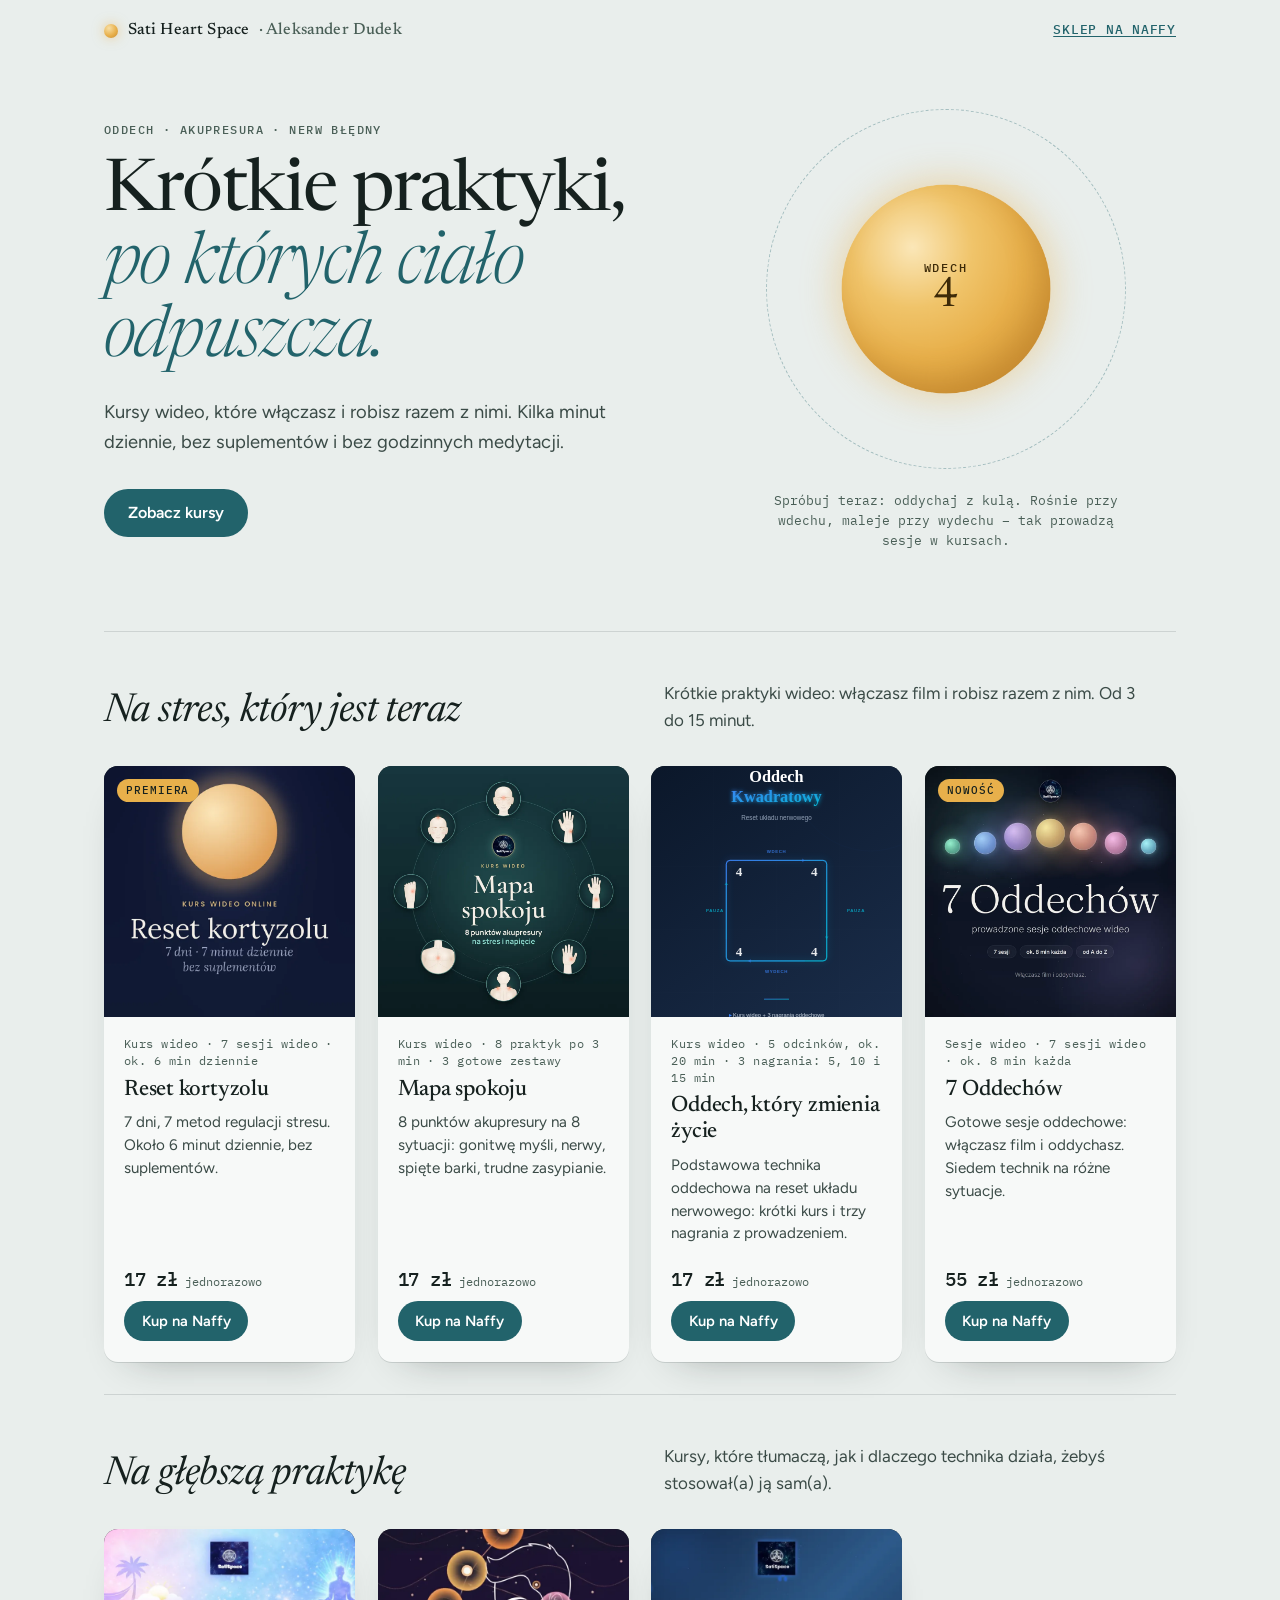
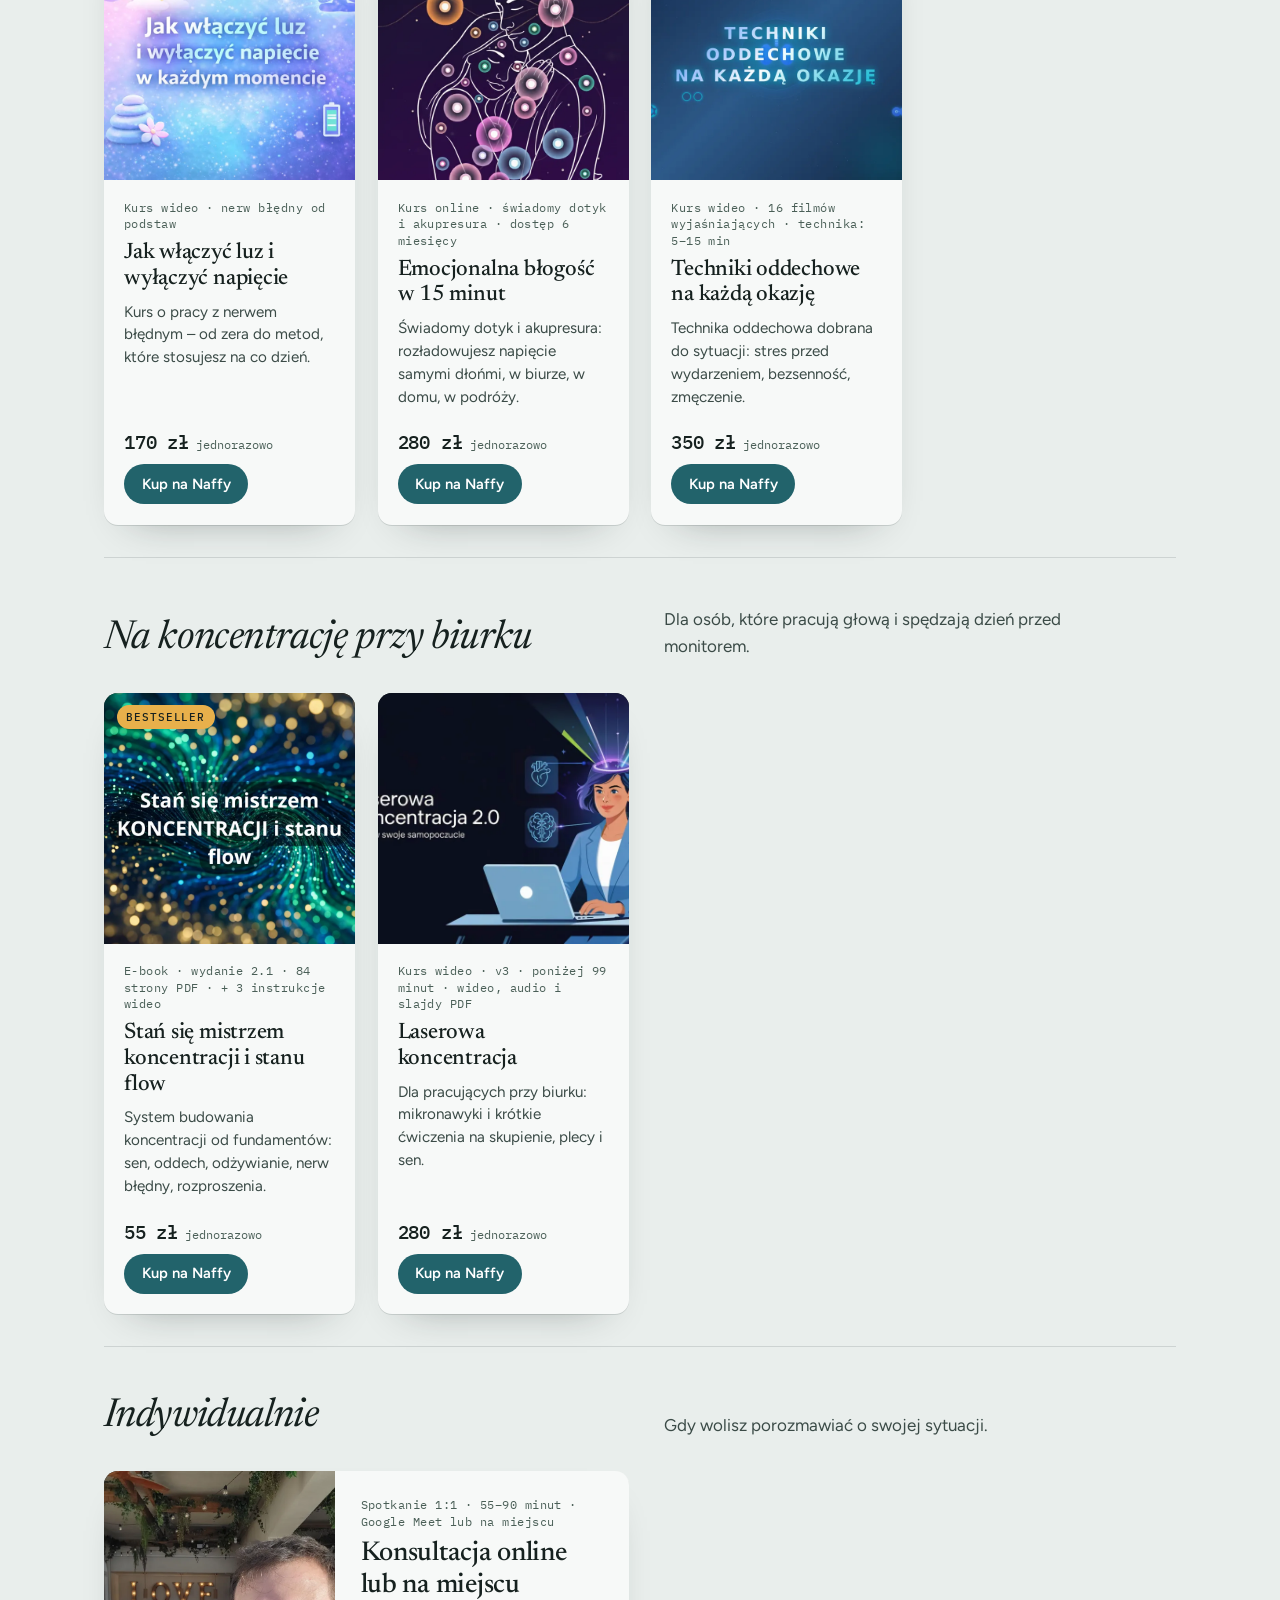
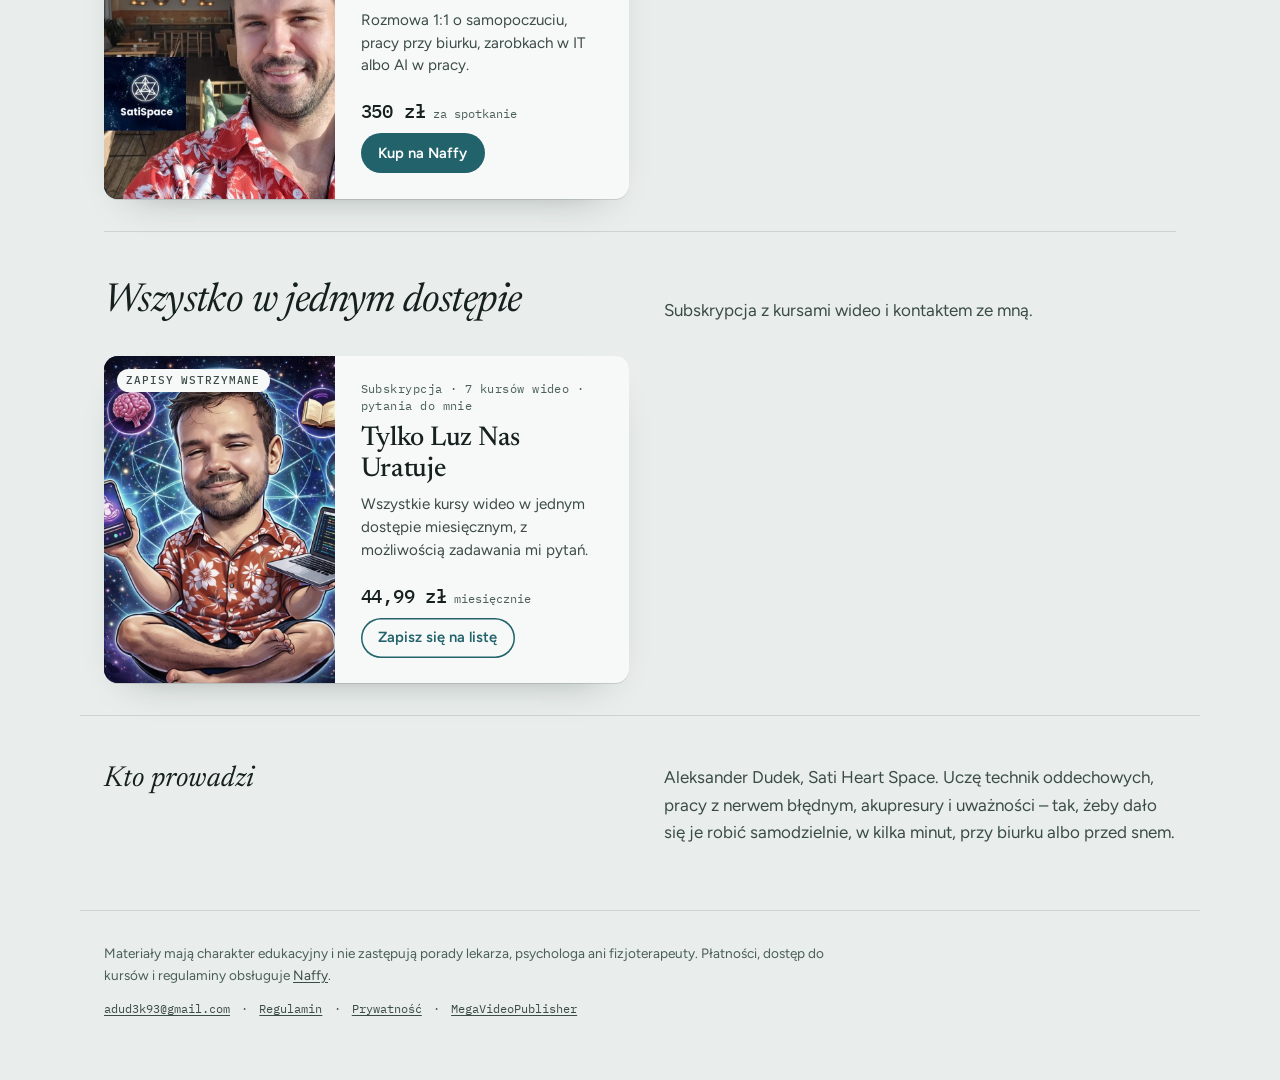
<file: index.html>
<!doctype html>
<html lang="pl">
<head>
<!-- Google Tag Manager -->
<script>(function(w,d,s,l,i){w[l]=w[l]||[];w[l].push({'gtm.start':
new Date().getTime(),event:'gtm.js'});var f=d.getElementsByTagName(s)[0],
j=d.createElement(s),dl=l!='dataLayer'?'&l='+l:'';j.async=true;j.src=
'https://www.googletagmanager.com/gtm.js?id='+i+dl;f.parentNode.insertBefore(j,f);
})(window,document,'script','dataLayer','GTM-P4CSLTC9');</script>
<!-- End Google Tag Manager -->
<meta charset="utf-8">
<meta name="viewport" content="width=device-width,initial-scale=1">
<title>Sati Heart Space – praktyki na stres, sen i koncentrację | Aleksander Dudek</title>
<meta name="description" content="Kursy wideo, e-book i konsultacje Aleksandra Dudka (Sati Heart Space): oddech, akupresura i praca z nerwem błędnym na stres, sen i koncentrację.">
<link rel="canonical" href="https://aleksanderdudek.github.io/">
<meta property="og:type" content="website">
<meta property="og:locale" content="pl_PL">
<meta property="og:title" content="Sati Heart Space – praktyki na stres, sen i koncentrację | Aleksander Dudek">
<meta property="og:description" content="Kursy wideo, e-book i konsultacje Aleksandra Dudka (Sati Heart Space): oddech, akupresura i praca z nerwem błędnym na stres, sen i koncentrację.">
<meta property="og:url" content="https://aleksanderdudek.github.io/">
<meta property="og:image" content="https://aleksanderdudek.github.io/assets/img/reset-kortyzolu.webp">
<meta name="theme-color" content="#E9EEEC">
<link rel="icon" href="data:image/svg+xml,<svg xmlns='http://www.w3.org/2000/svg' viewBox='0 0 32 32'><rect width='32' height='32' rx='8' fill='%2316211F'/><circle cx='16' cy='16' r='7' fill='%23E8B04B'/></svg>">
<link rel="preconnect" href="https://fonts.googleapis.com">
<link rel="preconnect" href="https://fonts.gstatic.com" crossorigin>
<link rel="stylesheet" href="https://fonts.googleapis.com/css2?family=Newsreader:ital,opsz,wght@0,6..72,300..600;1,6..72,300..500&family=Figtree:wght@400;500;600&family=IBM+Plex+Mono:wght@400;500&display=swap">
<link rel="stylesheet" href="/assets/site.css?v=2">
<script src="/assets/site.js?v=2" defer></script>

</head>
<body class="page-home">
<!-- Google Tag Manager (noscript) -->
<noscript><iframe src="https://www.googletagmanager.com/ns.html?id=GTM-P4CSLTC9"
height="0" width="0" style="display:none;visibility:hidden"></iframe></noscript>
<!-- End Google Tag Manager (noscript) -->
<header class="masthead">
  <a class="brand" href="/"><span class="brand__dot" aria-hidden="true"></span>Sati Heart Space<span class="brand__by"> · Aleksander Dudek</span></a>
  <a class="masthead__link" href="https://www.naffy.io/aleksander-dudek">Sklep na Naffy</a>
</header>
<main>
  <section class="hero" aria-labelledby="hero-title">
    <div class="hero__copy">
      <p class="eyebrow">Oddech · akupresura · nerw błędny</p>
      <h1 class="hero__title" id="hero-title">Krótkie praktyki,<br><em>po których ciało odpuszcza.</em></h1>
      <p class="hero__lead">Kursy wideo, które włączasz i robisz razem z nimi. Kilka minut dziennie, bez suplementów i bez godzinnych medytacji.</p>
      <a class="btn" href="#oferta">Zobacz kursy</a>
    </div>
    <figure class="breath" aria-label="Kula oddechu: wdech 4 sekundy, wydech 6 sekund">
      <div class="breath__stage">
        <div class="breath__ring" aria-hidden="true"></div>
        <div class="breath__orb" aria-hidden="true"></div>
        <p class="breath__readout" aria-hidden="true"><span class="breath__phase">wdech 4 s · wydech 6 s</span><span class="breath__count"></span></p>
      </div>
      <figcaption class="breath__caption">Spróbuj teraz: oddychaj z kulą. Rośnie przy wdechu, maleje przy wydechu – tak prowadzą sesje w kursach.</figcaption>
    </figure>
  </section>

  <div class="catalog" id="oferta">
    <section class="group" id="teraz" aria-labelledby="g-teraz">
  <div class="group__head">
    <h2 class="group__title" id="g-teraz">Na stres, który jest teraz</h2>
    <p class="group__blurb">Krótkie praktyki wideo: włączasz film i robisz razem z nim. Od 3 do 15 minut.</p>
  </div>
  <div class="grid">
    <article class="card">
  <a class="card__media" href="/reset-kortyzolu/" tabindex="-1" aria-hidden="true">
    <img src="/assets/img/reset-kortyzolu.webp" alt="" loading="lazy" decoding="async" style="object-position:50% 60%">
    <span class="card__badge">Premiera</span>
  </a>
  <div class="card__body">
    <p class="card__kind">Kurs wideo · 7 sesji wideo · ok. 6 min dziennie</p>
    <h3 class="card__title"><a href="/reset-kortyzolu/" data-utm>Reset kortyzolu</a></h3>
    <p class="card__text">7 dni, 7 metod regulacji stresu. Około 6 minut dziennie, bez suplementów.</p>
    <div class="card__foot">
      <span class="price"><span class="price__value">17 zł</span><span class="price__note">jednorazowo</span></span>
      <a class="btn btn--small" href="https://www.naffy.io/aleksander-dudek/reset-kortyzolu">Kup na Naffy</a>
    </div>
  </div>
</article><article class="card">
  <a class="card__media" href="/mapa-spokoju/" tabindex="-1" aria-hidden="true">
    <img src="/assets/img/mapa-spokoju.webp" alt="" loading="lazy" decoding="async" style="object-position:50% 50%">
    
  </a>
  <div class="card__body">
    <p class="card__kind">Kurs wideo · 8 praktyk po 3 min · 3 gotowe zestawy</p>
    <h3 class="card__title"><a href="/mapa-spokoju/" data-utm>Mapa spokoju</a></h3>
    <p class="card__text">8 punktów akupresury na 8 sytuacji: gonitwę myśli, nerwy, spięte barki, trudne zasypianie.</p>
    <div class="card__foot">
      <span class="price"><span class="price__value">17 zł</span><span class="price__note">jednorazowo</span></span>
      <a class="btn btn--small" href="https://www.naffy.io/aleksander-dudek/mapa-spokoju-kurs-video-online-u0h">Kup na Naffy</a>
    </div>
  </div>
</article><article class="card">
  <a class="card__media" href="/oddech-zmieniajacy-zycie/" tabindex="-1" aria-hidden="true">
    <img src="/assets/img/oddech-zmieniajacy-zycie.svg" alt="" loading="lazy" decoding="async" style="object-position:50% 20%">
    
  </a>
  <div class="card__body">
    <p class="card__kind">Kurs wideo · 5 odcinków, ok. 20 min · 3 nagrania: 5, 10 i 15 min</p>
    <h3 class="card__title"><a href="/oddech-zmieniajacy-zycie/" data-utm>Oddech, który zmienia życie</a></h3>
    <p class="card__text">Podstawowa technika oddechowa na reset układu nerwowego: krótki kurs i trzy nagrania z prowadzeniem.</p>
    <div class="card__foot">
      <span class="price"><span class="price__value">17 zł</span><span class="price__note">jednorazowo</span></span>
      <a class="btn btn--small" href="https://www.naffy.io/aleksander-dudek/oddech-ktory-zmienia-zycie-kurs-wideo-VyJ">Kup na Naffy</a>
    </div>
  </div>
</article><article class="card">
  <a class="card__media" href="/7-oddechow/" tabindex="-1" aria-hidden="true">
    <img src="/assets/img/7-oddechow.webp" alt="" loading="lazy" decoding="async" style="object-position:50% 50%">
    <span class="card__badge">Nowość</span>
  </a>
  <div class="card__body">
    <p class="card__kind">Sesje wideo · 7 sesji wideo · ok. 8 min każda</p>
    <h3 class="card__title"><a href="/7-oddechow/" data-utm>7 Oddechów</a></h3>
    <p class="card__text">Gotowe sesje oddechowe: włączasz film i oddychasz. Siedem technik na różne sytuacje.</p>
    <div class="card__foot">
      <span class="price"><span class="price__value">55 zł</span><span class="price__note">jednorazowo</span></span>
      <a class="btn btn--small" href="https://www.naffy.io/aleksander-dudek/7-oddechow">Kup na Naffy</a>
    </div>
  </div>
</article>
  </div>
</section><section class="group" id="praktyka" aria-labelledby="g-praktyka">
  <div class="group__head">
    <h2 class="group__title" id="g-praktyka">Na głębszą praktykę</h2>
    <p class="group__blurb">Kursy, które tłumaczą, jak i dlaczego technika działa, żebyś stosował(a) ją sam(a).</p>
  </div>
  <div class="grid">
    <article class="card">
  <a class="card__media" href="/jak-wlaczyc-luz/" tabindex="-1" aria-hidden="true">
    <img src="/assets/img/jak-wlaczyc-luz.webp" alt="" loading="lazy" decoding="async" style="object-position:50% 50%">
    
  </a>
  <div class="card__body">
    <p class="card__kind">Kurs wideo · nerw błędny od podstaw</p>
    <h3 class="card__title"><a href="/jak-wlaczyc-luz/" data-utm>Jak włączyć luz i wyłączyć napięcie</a></h3>
    <p class="card__text">Kurs o pracy z nerwem błędnym – od zera do metod, które stosujesz na co dzień.</p>
    <div class="card__foot">
      <span class="price"><span class="price__value">170 zł</span><span class="price__note">jednorazowo</span></span>
      <a class="btn btn--small" href="https://www.naffy.io/aleksander-dudek/jak-wlaczyc-luz-i-wylaczyc-napiecie-w-kazdym-momencie-yzT">Kup na Naffy</a>
    </div>
  </div>
</article><article class="card">
  <a class="card__media" href="/emocjonalna-blogosc/" tabindex="-1" aria-hidden="true">
    <img src="/assets/img/emocjonalna-blogosc.webp" alt="" loading="lazy" decoding="async" style="object-position:50% 35%">
    
  </a>
  <div class="card__body">
    <p class="card__kind">Kurs online · świadomy dotyk i akupresura · dostęp 6 miesięcy</p>
    <h3 class="card__title"><a href="/emocjonalna-blogosc/" data-utm>Emocjonalna błogość w 15 minut</a></h3>
    <p class="card__text">Świadomy dotyk i akupresura: rozładowujesz napięcie samymi dłońmi, w biurze, w domu, w podróży.</p>
    <div class="card__foot">
      <span class="price"><span class="price__value">280 zł</span><span class="price__note">jednorazowo</span></span>
      <a class="btn btn--small" href="https://www.naffy.io/aleksander-dudek/emocjonalna-blogosc-w-15-minut-kurs-online-fpY">Kup na Naffy</a>
    </div>
  </div>
</article><article class="card">
  <a class="card__media" href="/techniki-oddechowe/" tabindex="-1" aria-hidden="true">
    <img src="/assets/img/techniki-oddechowe.webp" alt="" loading="lazy" decoding="async" style="object-position:50% 50%">
    
  </a>
  <div class="card__body">
    <p class="card__kind">Kurs wideo · 16 filmów wyjaśniających · technika: 5–15 min</p>
    <h3 class="card__title"><a href="/techniki-oddechowe/" data-utm>Techniki oddechowe na każdą okazję</a></h3>
    <p class="card__text">Technika oddechowa dobrana do sytuacji: stres przed wydarzeniem, bezsenność, zmęczenie.</p>
    <div class="card__foot">
      <span class="price"><span class="price__value">350 zł</span><span class="price__note">jednorazowo</span></span>
      <a class="btn btn--small" href="https://www.naffy.io/aleksander-dudek/techniki-oddechowe-na-kazda-okazje-kurs-online-D3Z">Kup na Naffy</a>
    </div>
  </div>
</article>
  </div>
</section><section class="group" id="skupienie" aria-labelledby="g-skupienie">
  <div class="group__head">
    <h2 class="group__title" id="g-skupienie">Na koncentrację przy biurku</h2>
    <p class="group__blurb">Dla osób, które pracują głową i spędzają dzień przed monitorem.</p>
  </div>
  <div class="grid">
    <article class="card">
  <a class="card__media" href="/mistrz-koncentracji/" tabindex="-1" aria-hidden="true">
    <img src="/assets/img/mistrz-koncentracji.webp" alt="" loading="lazy" decoding="async" style="object-position:50% 50%">
    <span class="card__badge">Bestseller</span>
  </a>
  <div class="card__body">
    <p class="card__kind">E-book · wydanie 2.1 · 84 strony PDF · + 3 instrukcje wideo</p>
    <h3 class="card__title"><a href="/mistrz-koncentracji/" data-utm>Stań się mistrzem koncentracji i stanu flow</a></h3>
    <p class="card__text">System budowania koncentracji od fundamentów: sen, oddech, odżywianie, nerw błędny, rozproszenia.</p>
    <div class="card__foot">
      <span class="price"><span class="price__value">55 zł</span><span class="price__note">jednorazowo</span></span>
      <a class="btn btn--small" href="https://www.naffy.io/aleksander-dudek/stan-sie-mistrzem-koncentracji-i-stanu-flow-fg7-4MsN">Kup na Naffy</a>
    </div>
  </div>
</article><article class="card">
  <a class="card__media" href="/laserowa-koncentracja/" tabindex="-1" aria-hidden="true">
    <img src="/assets/img/laserowa-koncentracja.webp" alt="" loading="lazy" decoding="async" style="object-position:30% 50%">
    
  </a>
  <div class="card__body">
    <p class="card__kind">Kurs wideo · v3 · poniżej 99 minut · wideo, audio i slajdy PDF</p>
    <h3 class="card__title"><a href="/laserowa-koncentracja/" data-utm>Laserowa koncentracja</a></h3>
    <p class="card__text">Dla pracujących przy biurku: mikronawyki i krótkie ćwiczenia na skupienie, plecy i sen.</p>
    <div class="card__foot">
      <span class="price"><span class="price__value">280 zł</span><span class="price__note">jednorazowo</span></span>
      <a class="btn btn--small" href="https://www.naffy.io/aleksander-dudek/laserowa-koncentracja-spokojna-glowa-lepsze-samopoczucie-v3-7D6">Kup na Naffy</a>
    </div>
  </div>
</article>
  </div>
</section><section class="group" id="indywidualnie" aria-labelledby="g-indywidualnie">
  <div class="group__head">
    <h2 class="group__title" id="g-indywidualnie">Indywidualnie</h2>
    <p class="group__blurb">Gdy wolisz porozmawiać o swojej sytuacji.</p>
  </div>
  <div class="grid">
    <article class="card card--wide">
  <a class="card__media" href="/konsultacja/" tabindex="-1" aria-hidden="true">
    <img src="/assets/img/konsultacja.webp" alt="" loading="lazy" decoding="async" style="object-position:50% 30%">
    
  </a>
  <div class="card__body">
    <p class="card__kind">Spotkanie 1:1 · 55–90 minut · Google Meet lub na miejscu</p>
    <h3 class="card__title"><a href="/konsultacja/" data-utm>Konsultacja online lub na miejscu</a></h3>
    <p class="card__text">Rozmowa 1:1 o samopoczuciu, pracy przy biurku, zarobkach w IT albo AI w pracy.</p>
    <div class="card__foot">
      <span class="price"><span class="price__value">350 zł</span><span class="price__note">za spotkanie</span></span>
      <a class="btn btn--small" href="https://www.naffy.io/aleksander-dudek/konsultacja-online-lub-fizycznie-zJj">Kup na Naffy</a>
    </div>
  </div>
</article>
  </div>
</section><section class="group" id="wszystko" aria-labelledby="g-wszystko">
  <div class="group__head">
    <h2 class="group__title" id="g-wszystko">Wszystko w jednym dostępie</h2>
    <p class="group__blurb">Subskrypcja z kursami wideo i kontaktem ze mną.</p>
  </div>
  <div class="grid">
    <article class="card card--waitlist card--wide">
  <a class="card__media" href="/tylko-luz-nas-uratuje/" tabindex="-1" aria-hidden="true">
    <img src="/assets/img/tylko-luz-nas-uratuje.webp" alt="" loading="lazy" decoding="async" style="object-position:50% 50%">
    <span class="card__badge card__badge--muted">Zapisy wstrzymane</span>
  </a>
  <div class="card__body">
    <p class="card__kind">Subskrypcja · 7 kursów wideo · pytania do mnie</p>
    <h3 class="card__title"><a href="/tylko-luz-nas-uratuje/" data-utm>Tylko Luz Nas Uratuje</a></h3>
    <p class="card__text">Wszystkie kursy wideo w jednym dostępie miesięcznym, z możliwością zadawania mi pytań.</p>
    <div class="card__foot">
      <span class="price"><span class="price__value">44,99 zł</span><span class="price__note">miesięcznie</span></span>
      <a class="btn btn--small btn--quiet" href="https://www.naffy.io/aleksander-dudek/tylko-luz-nas-uratuje-fYr">Zapisz się na listę</a>
    </div>
  </div>
</article>
  </div>
</section>
  </div>

  <section class="about" aria-labelledby="about-title">
    <h2 class="about__title" id="about-title">Kto prowadzi</h2>
    <p>Aleksander Dudek, Sati Heart Space. Uczę technik oddechowych, pracy z nerwem błędnym, akupresury i uważności – tak, żeby dało się je robić samodzielnie, w kilka minut, przy biurku albo przed snem.</p>
  </section>
</main>
<footer class="footer">
  <p class="footer__legal">Materiały mają charakter edukacyjny i nie zastępują porady lekarza, psychologa ani fizjoterapeuty. Płatności, dostęp do kursów i regulaminy obsługuje <a href="https://www.naffy.io/aleksander-dudek">Naffy</a>.</p>
  <p class="footer__meta">
    <a href="mailto:adud3k93@gmail.com">adud3k93@gmail.com</a>
    <span aria-hidden="true">·</span>
    <a href="https://www.naffy.io/aleksander-dudek/terms">Regulamin</a>
    <span aria-hidden="true">·</span>
    <a href="https://www.naffy.io/aleksander-dudek/privacy">Prywatność</a>
    <span aria-hidden="true">·</span>
    <a href="/megavideopublisher/">MegaVideoPublisher</a>
  </p>
</footer>
</body>
</html>
</file>
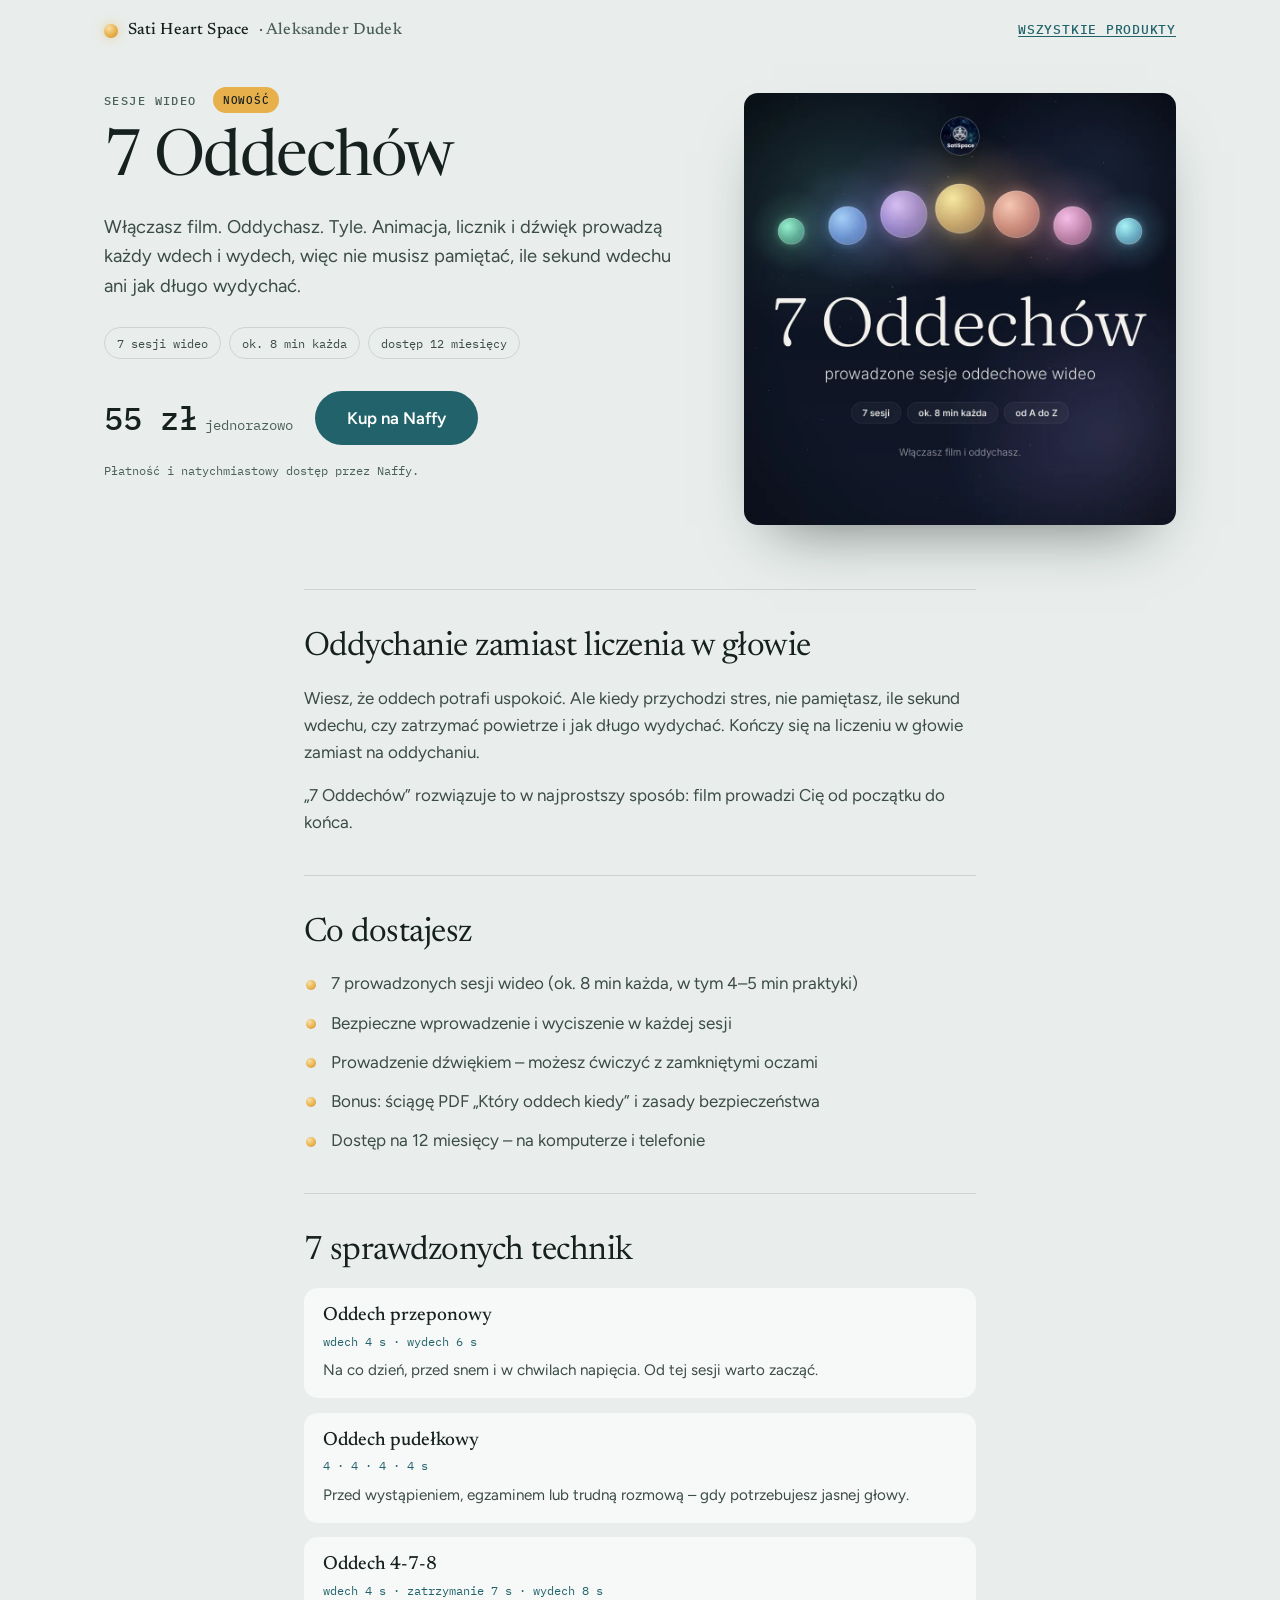
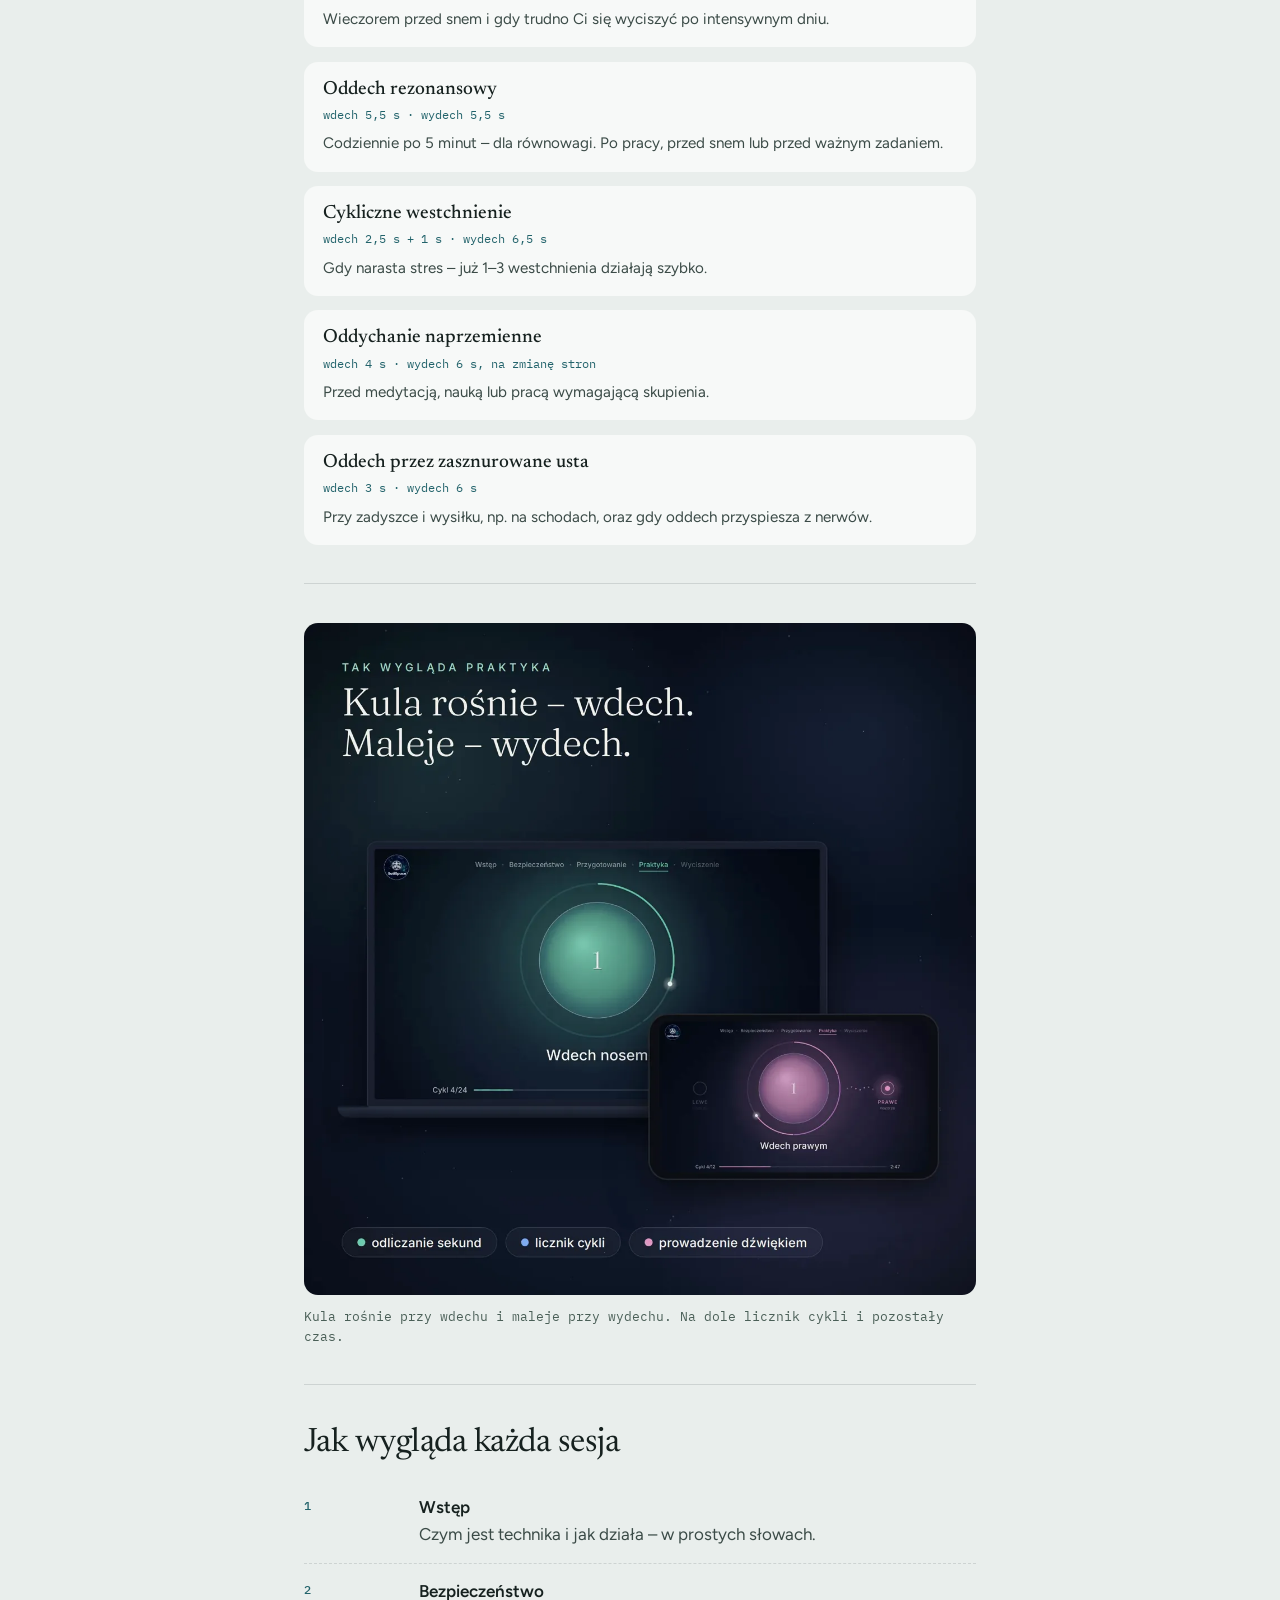
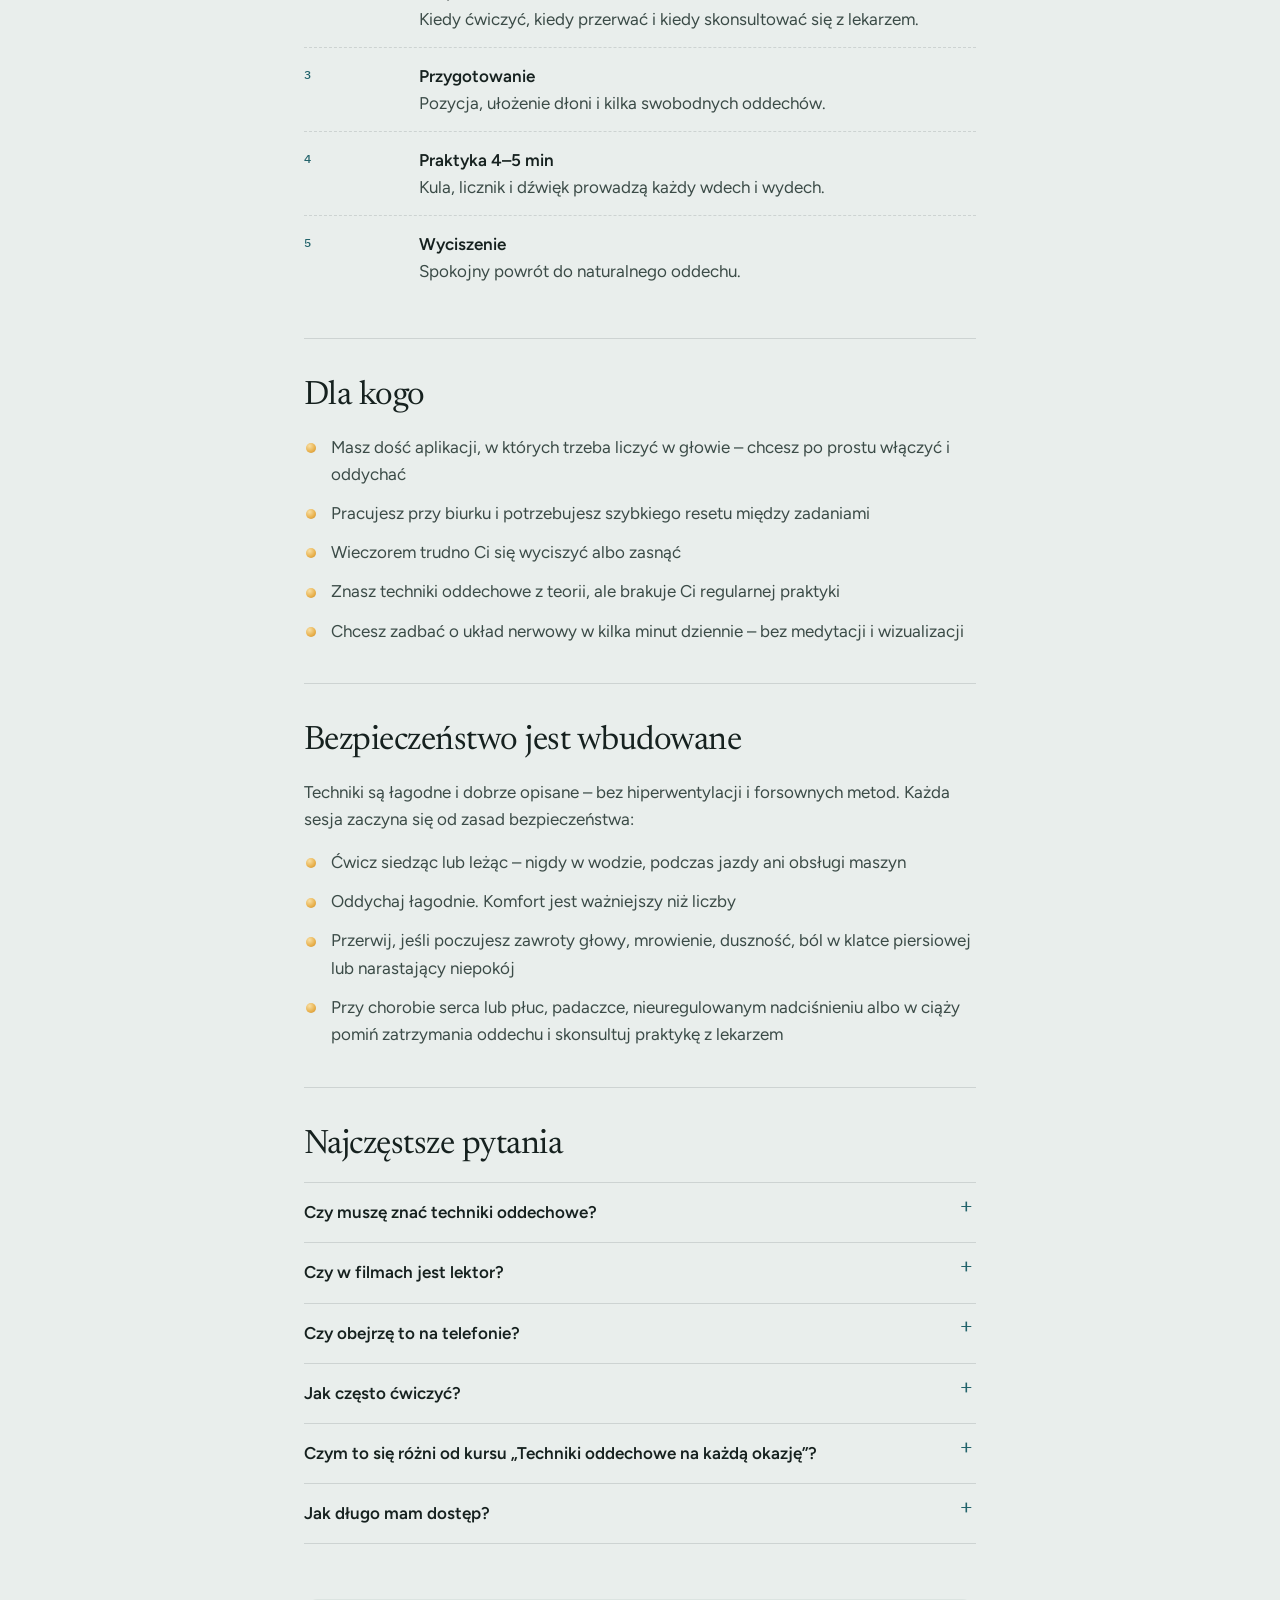
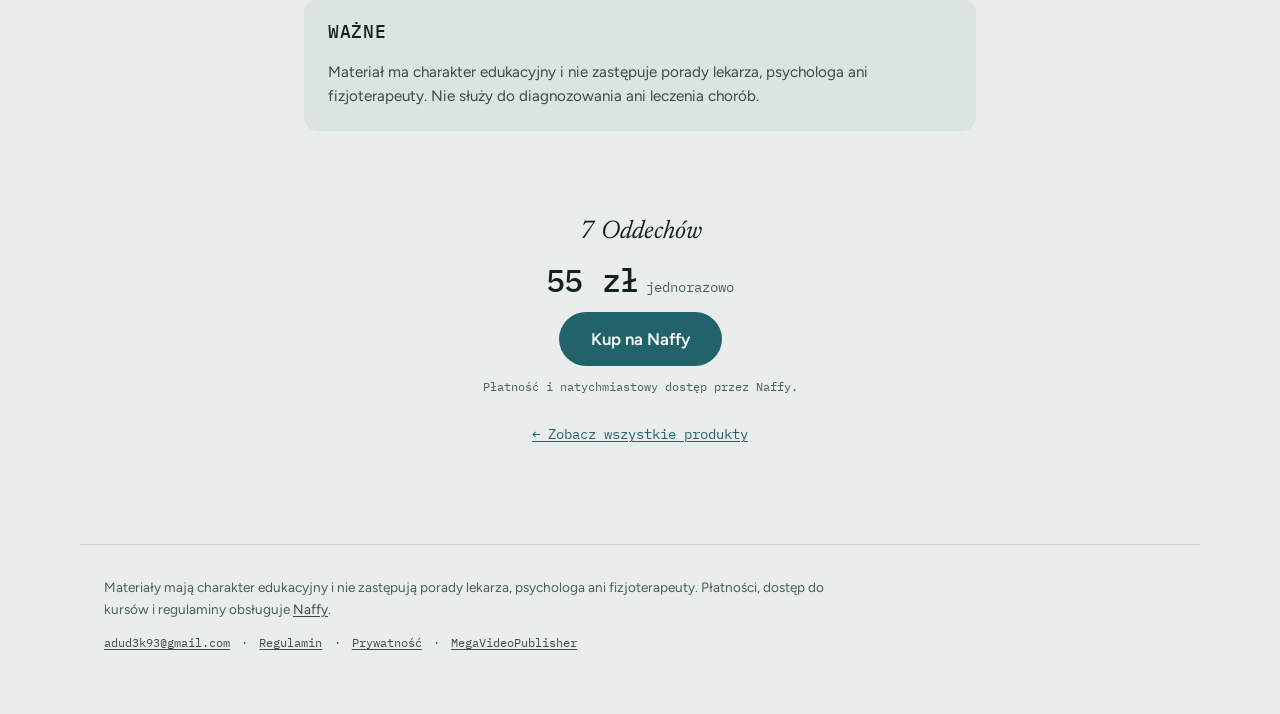
<file: 7-oddechow/index.html>
<!doctype html>
<html lang="pl">
<head>
<!-- Google Tag Manager -->
<script>(function(w,d,s,l,i){w[l]=w[l]||[];w[l].push({'gtm.start':
new Date().getTime(),event:'gtm.js'});var f=d.getElementsByTagName(s)[0],
j=d.createElement(s),dl=l!='dataLayer'?'&l='+l:'';j.async=true;j.src=
'https://www.googletagmanager.com/gtm.js?id='+i+dl;f.parentNode.insertBefore(j,f);
})(window,document,'script','dataLayer','GTM-P4CSLTC9');</script>
<!-- End Google Tag Manager -->
<meta charset="utf-8">
<meta name="viewport" content="width=device-width,initial-scale=1">
<title>7 Oddechów – sesje wideo | Aleksander Dudek</title>
<meta name="description" content="Gotowe sesje oddechowe: włączasz film i oddychasz. Siedem technik na różne sytuacje.">
<link rel="canonical" href="https://aleksanderdudek.github.io/7-oddechow/">
<meta property="og:type" content="website">
<meta property="og:locale" content="pl_PL">
<meta property="og:title" content="7 Oddechów – sesje wideo | Aleksander Dudek">
<meta property="og:description" content="Gotowe sesje oddechowe: włączasz film i oddychasz. Siedem technik na różne sytuacje.">
<meta property="og:url" content="https://aleksanderdudek.github.io/7-oddechow/">
<meta property="og:image" content="https://aleksanderdudek.github.io/assets/img/7-oddechow.webp">
<meta name="theme-color" content="#E9EEEC">
<link rel="icon" href="data:image/svg+xml,<svg xmlns='http://www.w3.org/2000/svg' viewBox='0 0 32 32'><rect width='32' height='32' rx='8' fill='%2316211F'/><circle cx='16' cy='16' r='7' fill='%23E8B04B'/></svg>">
<link rel="preconnect" href="https://fonts.googleapis.com">
<link rel="preconnect" href="https://fonts.gstatic.com" crossorigin>
<link rel="stylesheet" href="https://fonts.googleapis.com/css2?family=Newsreader:ital,opsz,wght@0,6..72,300..600;1,6..72,300..500&family=Figtree:wght@400;500;600&family=IBM+Plex+Mono:wght@400;500&display=swap">
<link rel="stylesheet" href="/assets/site.css?v=2">
<script src="/assets/site.js?v=2" defer></script>
<script type="application/ld+json">{"@context": "https://schema.org", "@type": "Product", "name": "7 Oddechów", "description": "Gotowe sesje oddechowe: włączasz film i oddychasz. Siedem technik na różne sytuacje.", "image": "https://aleksanderdudek.github.io/assets/img/7-oddechow.webp", "brand": {"@type": "Brand", "name": "Sati Heart Space"}, "offers": {"@type": "Offer", "url": "https://www.naffy.io/aleksander-dudek/7-oddechow", "price": "55.00", "priceCurrency": "PLN", "availability": "https://schema.org/InStock"}}</script>
</head>
<body class="page-product">
<!-- Google Tag Manager (noscript) -->
<noscript><iframe src="https://www.googletagmanager.com/ns.html?id=GTM-P4CSLTC9"
height="0" width="0" style="display:none;visibility:hidden"></iframe></noscript>
<!-- End Google Tag Manager (noscript) -->
<header class="masthead">
  <a class="brand" href="/"><span class="brand__dot" aria-hidden="true"></span>Sati Heart Space<span class="brand__by"> · Aleksander Dudek</span></a>
  <a class="masthead__link" href="/#oferta">Wszystkie produkty</a>
</header>
<main>
  <section class="phero">
    <div class="phero__copy">
      <p class="eyebrow">Sesje wideo <span class="tag">Nowość</span></p>
      <h1 class="phero__title">7 Oddechów</h1>
      <p class="phero__lead">Włączasz film. Oddychasz. Tyle. Animacja, licznik i dźwięk prowadzą każdy wdech i wydech, więc nie musisz pamiętać, ile sekund wdechu ani jak długo wydychać.</p>
      <ul class="facts"><li>7 sesji wideo</li><li>ok. 8 min każda</li><li>dostęp 12 miesięcy</li></ul>
      <div class="buy" id="kup">
        <span class="price price--big"><span class="price__value">55 zł</span><span class="price__note">jednorazowo</span></span>
        <a class="btn btn--big" href="https://www.naffy.io/aleksander-dudek/7-oddechow">Kup na Naffy</a>
        <p class="buy__after">Płatność i natychmiastowy dostęp przez Naffy.</p>
      </div>
    </div>
    <div class="phero__media">
      <img src="/assets/img/7-oddechow.webp" alt="Okładka: 7 Oddechów, prowadzone sesje oddechowe wideo" style="object-position:50% 50%" decoding="async">
    </div>
  </section>

  <div class="prose">
<section class="sec"><h2 class="sec__title">Oddychanie zamiast liczenia w głowie</h2><p>Wiesz, że oddech potrafi uspokoić. Ale kiedy przychodzi stres, nie pamiętasz, ile sekund wdechu, czy zatrzymać powietrze i jak długo wydychać. Kończy się na liczeniu w głowie zamiast na oddychaniu.</p><p>„7 Oddechów” rozwiązuje to w najprostszy sposób: film prowadzi Cię od początku do końca.</p></section>
<section class="sec"><h2 class="sec__title">Co dostajesz</h2><ul class="dots"><li>7 prowadzonych sesji wideo (ok. 8 min każda, w tym 4–5 min praktyki)</li><li>Bezpieczne wprowadzenie i wyciszenie w każdej sesji</li><li>Prowadzenie dźwiękiem – możesz ćwiczyć z zamkniętymi oczami</li><li>Bonus: ściągę PDF „Który oddech kiedy” i zasady bezpieczeństwa</li><li>Dostęp na 12 miesięcy – na komputerze i telefonie</li></ul></section>
<section class="sec"><h2 class="sec__title">7 sprawdzonych technik</h2><ul class="techs"><li class="tech"><p class="tech__name">Oddech przeponowy</p><p class="tech__rhythm">wdech 4 s · wydech 6 s</p><p class="tech__when">Na co dzień, przed snem i w chwilach napięcia. Od tej sesji warto zacząć.</p></li><li class="tech"><p class="tech__name">Oddech pudełkowy</p><p class="tech__rhythm">4 · 4 · 4 · 4 s</p><p class="tech__when">Przed wystąpieniem, egzaminem lub trudną rozmową – gdy potrzebujesz jasnej głowy.</p></li><li class="tech"><p class="tech__name">Oddech 4-7-8</p><p class="tech__rhythm">wdech 4 s · zatrzymanie 7 s · wydech 8 s</p><p class="tech__when">Wieczorem przed snem i gdy trudno Ci się wyciszyć po intensywnym dniu.</p></li><li class="tech"><p class="tech__name">Oddech rezonansowy</p><p class="tech__rhythm">wdech 5,5 s · wydech 5,5 s</p><p class="tech__when">Codziennie po 5 minut – dla równowagi. Po pracy, przed snem lub przed ważnym zadaniem.</p></li><li class="tech"><p class="tech__name">Cykliczne westchnienie</p><p class="tech__rhythm">wdech 2,5 s + 1 s · wydech 6,5 s</p><p class="tech__when">Gdy narasta stres – już 1–3 westchnienia działają szybko.</p></li><li class="tech"><p class="tech__name">Oddychanie naprzemienne</p><p class="tech__rhythm">wdech 4 s · wydech 6 s, na zmianę stron</p><p class="tech__when">Przed medytacją, nauką lub pracą wymagającą skupienia.</p></li><li class="tech"><p class="tech__name">Oddech przez zasznurowane usta</p><p class="tech__rhythm">wdech 3 s · wydech 6 s</p><p class="tech__when">Przy zadyszce i wysiłku, np. na schodach, oraz gdy oddech przyspiesza z nerwów.</p></li></ul></section>
<figure class="sec figure"><img src="/assets/img/7-oddechow-kula.webp" alt="Ekran sesji: kula oddechu, odliczanie sekund i licznik cykli" loading="lazy" decoding="async"><figcaption>Kula rośnie przy wdechu i maleje przy wydechu. Na dole licznik cykli i pozostały czas.</figcaption></figure>
<section class="sec"><h2 class="sec__title">Jak wygląda każda sesja</h2><ol class="steps"><li class="step"><span class="step__num">1</span><span class="step__text"><strong>Wstęp</strong><span class="step__detail">Czym jest technika i jak działa – w prostych słowach.</span></span></li><li class="step"><span class="step__num">2</span><span class="step__text"><strong>Bezpieczeństwo</strong><span class="step__detail">Kiedy ćwiczyć, kiedy przerwać i kiedy skonsultować się z lekarzem.</span></span></li><li class="step"><span class="step__num">3</span><span class="step__text"><strong>Przygotowanie</strong><span class="step__detail">Pozycja, ułożenie dłoni i kilka swobodnych oddechów.</span></span></li><li class="step"><span class="step__num">4</span><span class="step__text"><strong>Praktyka 4–5 min</strong><span class="step__detail">Kula, licznik i dźwięk prowadzą każdy wdech i wydech.</span></span></li><li class="step"><span class="step__num">5</span><span class="step__text"><strong>Wyciszenie</strong><span class="step__detail">Spokojny powrót do naturalnego oddechu.</span></span></li></ol></section>
<section class="sec"><h2 class="sec__title">Dla kogo</h2><ul class="dots"><li>Masz dość aplikacji, w których trzeba liczyć w głowie – chcesz po prostu włączyć i oddychać</li><li>Pracujesz przy biurku i potrzebujesz szybkiego resetu między zadaniami</li><li>Wieczorem trudno Ci się wyciszyć albo zasnąć</li><li>Znasz techniki oddechowe z teorii, ale brakuje Ci regularnej praktyki</li><li>Chcesz zadbać o układ nerwowy w kilka minut dziennie – bez medytacji i wizualizacji</li></ul></section>
<section class="sec"><h2 class="sec__title">Bezpieczeństwo jest wbudowane</h2><p>Techniki są łagodne i dobrze opisane – bez hiperwentylacji i forsownych metod. Każda sesja zaczyna się od zasad bezpieczeństwa:</p><ul class="dots"><li>Ćwicz siedząc lub leżąc – nigdy w wodzie, podczas jazdy ani obsługi maszyn</li><li>Oddychaj łagodnie. Komfort jest ważniejszy niż liczby</li><li>Przerwij, jeśli poczujesz zawroty głowy, mrowienie, duszność, ból w klatce piersiowej lub narastający niepokój</li><li>Przy chorobie serca lub płuc, padaczce, nieuregulowanym nadciśnieniu albo w ciąży pomiń zatrzymania oddechu i skonsultuj praktykę z lekarzem</li></ul></section>
<section class="sec"><h2 class="sec__title">Najczęstsze pytania</h2><div class="faq"><details><summary>Czy muszę znać techniki oddechowe?</summary><p>Nie. Każda sesja tłumaczy technikę od zera. Jeśli zaczynasz, włącz najpierw Oddech przeponowy.</p></details><details><summary>Czy w filmach jest lektor?</summary><p>Nie – prowadzą Cię napisy, animacja i dźwięk. Wyższy ton to wdech, niższy to wydech, więc po wstępie możesz zamknąć oczy.</p></details><details><summary>Czy obejrzę to na telefonie?</summary><p>Tak. Filmy są poziome (Full HD), a teksty są duże i czytelne także na smartfonie.</p></details><details><summary>Jak często ćwiczyć?</summary><p>Najwięcej daje regularność – wystarczy jedna sesja dziennie. Ściąga PDF podpowie, którą technikę wybrać w danej sytuacji.</p></details><details><summary>Czym to się różni od kursu „Techniki oddechowe na każdą okazję”?</summary><p><a href="/techniki-oddechowe/">Kurs</a> uczy – wyjaśnia mechanizmy i dobór technik. „7 Oddechów” to gotowe sesje do codziennej praktyki: włączasz i oddychasz. Dobrze się uzupełniają.</p></details><details><summary>Jak długo mam dostęp?</summary><p>Przez 12 miesięcy od zakupu, w Panelu Klienta.</p></details></div></section>
<aside class="sec note"><h2 class="sec__title">Ważne</h2><p>Materiał ma charakter edukacyjny i nie zastępuje porady lekarza, psychologa ani fizjoterapeuty. Nie służy do diagnozowania ani leczenia chorób.</p></aside>
  </div>

  <section class="closer" aria-label="Zakup">
    <p class="closer__name">7 Oddechów</p>
    <span class="price price--big"><span class="price__value">55 zł</span><span class="price__note">jednorazowo</span></span>
    <a class="btn btn--big" href="https://www.naffy.io/aleksander-dudek/7-oddechow">Kup na Naffy</a>
    <p class="buy__after">Płatność i natychmiastowy dostęp przez Naffy.</p>
    <p class="closer__back"><a href="/#oferta">← Zobacz wszystkie produkty</a></p>
  </section>
</main>

<div class="buybar" aria-hidden="true">
  <span class="price"><span class="price__value">55 zł</span><span class="price__note">jednorazowo</span></span>
  <a class="btn btn--small" href="https://www.naffy.io/aleksander-dudek/7-oddechow" tabindex="-1">Kup na Naffy</a>
</div>
<footer class="footer">
  <p class="footer__legal">Materiały mają charakter edukacyjny i nie zastępują porady lekarza, psychologa ani fizjoterapeuty. Płatności, dostęp do kursów i regulaminy obsługuje <a href="https://www.naffy.io/aleksander-dudek">Naffy</a>.</p>
  <p class="footer__meta">
    <a href="mailto:adud3k93@gmail.com">adud3k93@gmail.com</a>
    <span aria-hidden="true">·</span>
    <a href="https://www.naffy.io/aleksander-dudek/terms">Regulamin</a>
    <span aria-hidden="true">·</span>
    <a href="https://www.naffy.io/aleksander-dudek/privacy">Prywatność</a>
    <span aria-hidden="true">·</span>
    <a href="/megavideopublisher/">MegaVideoPublisher</a>
  </p>
</footer>
</body>
</html>
</file>
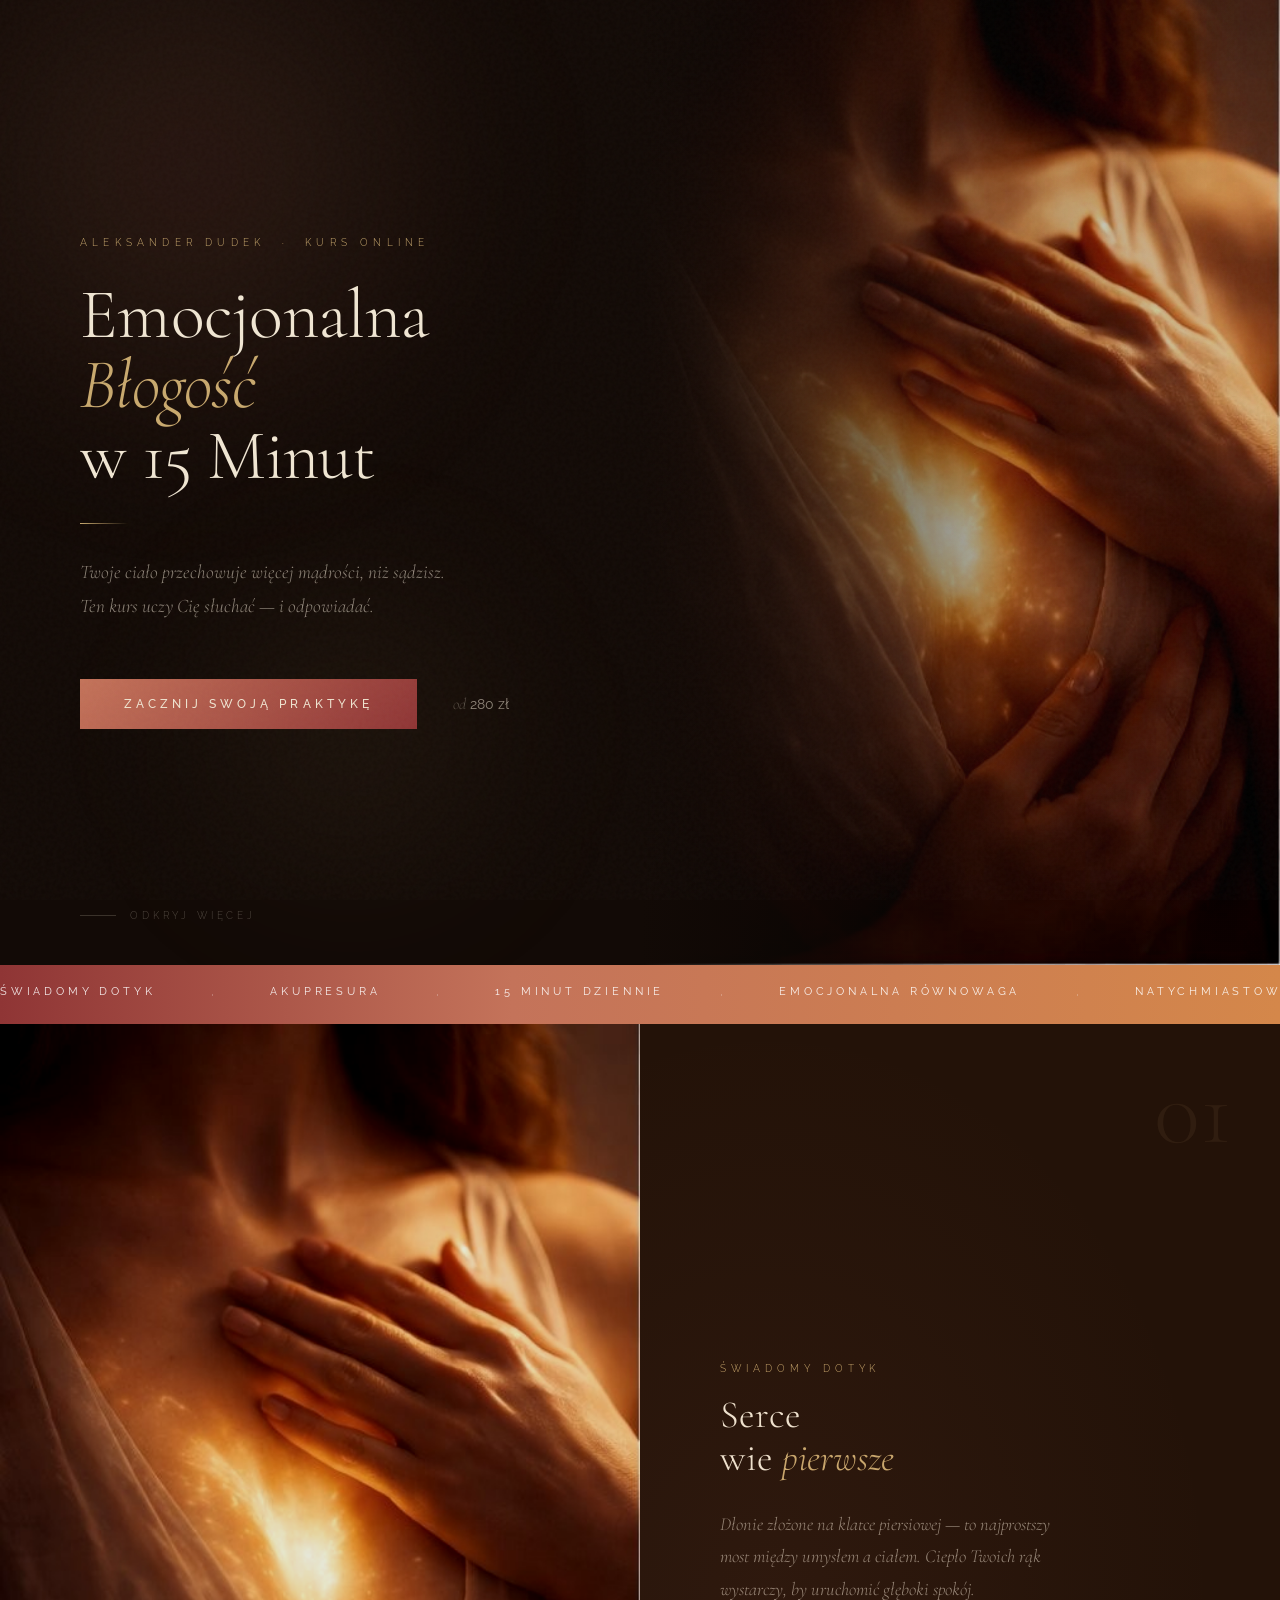
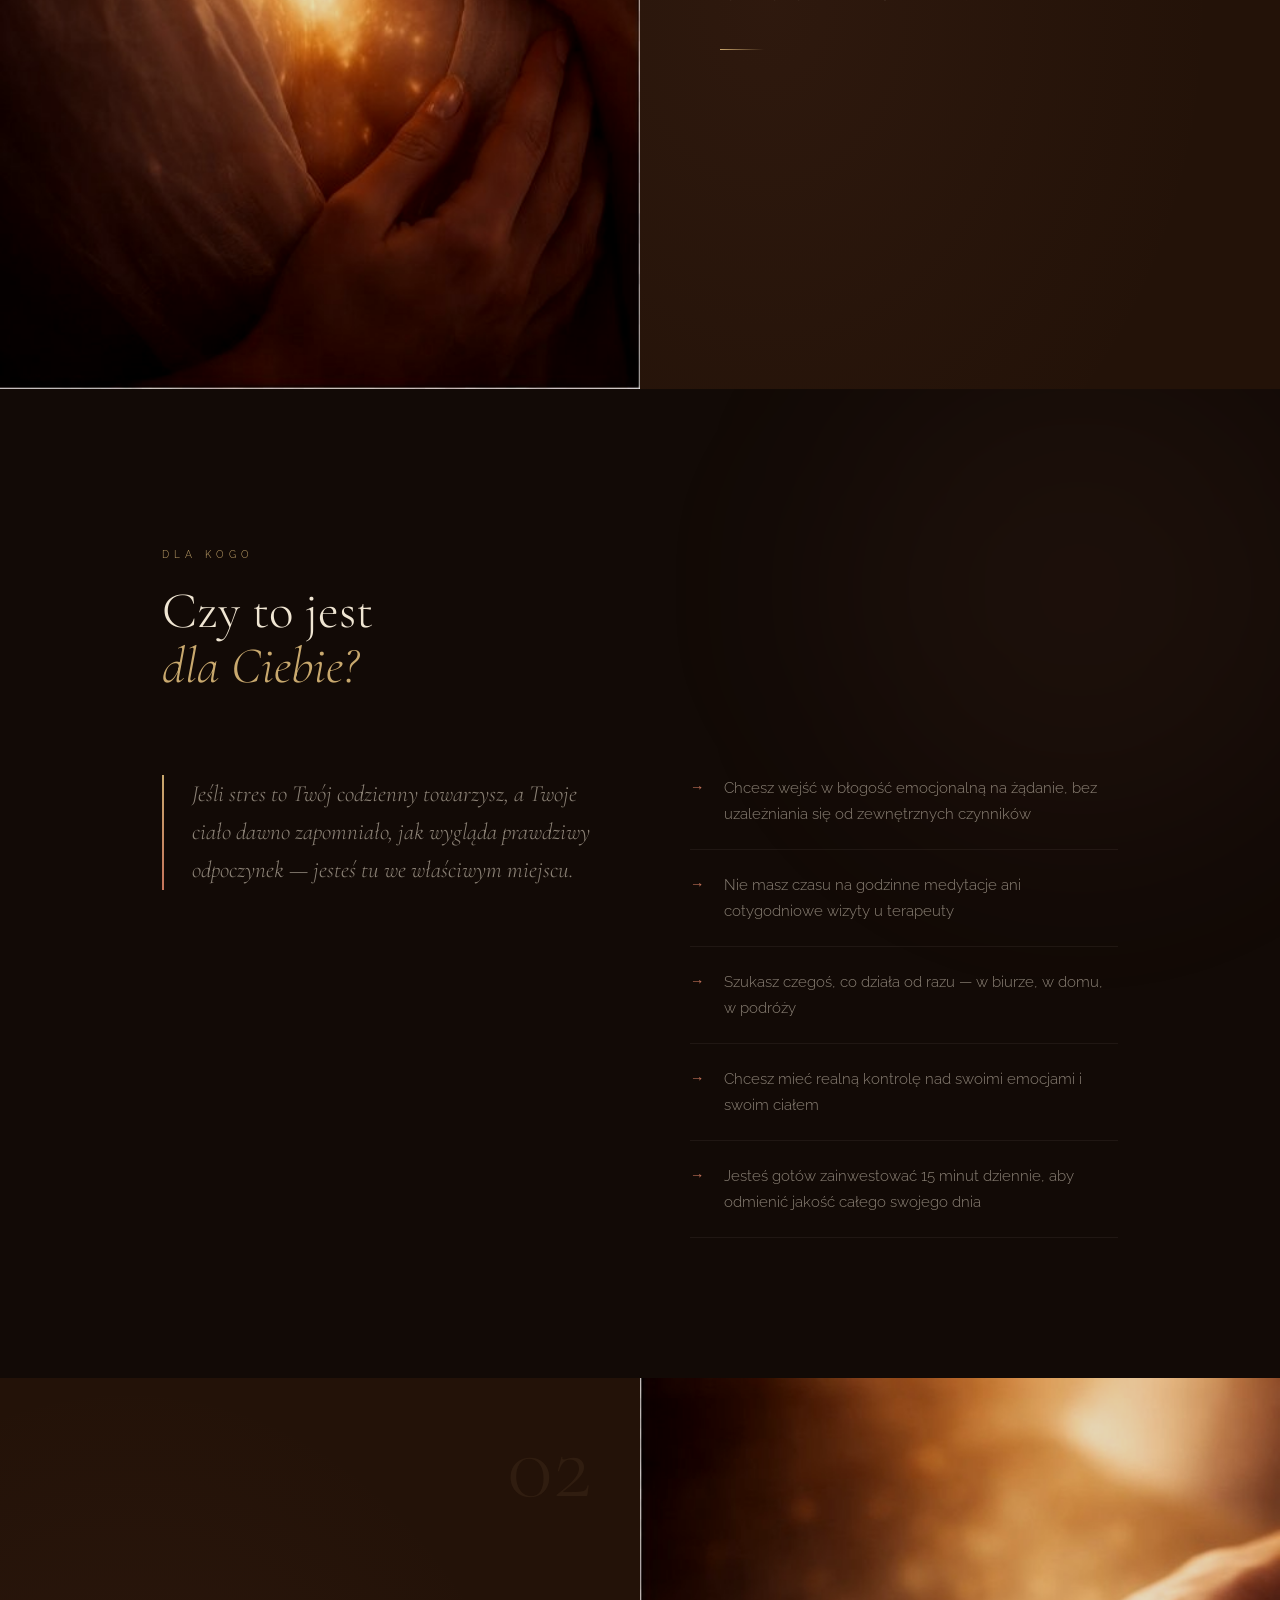
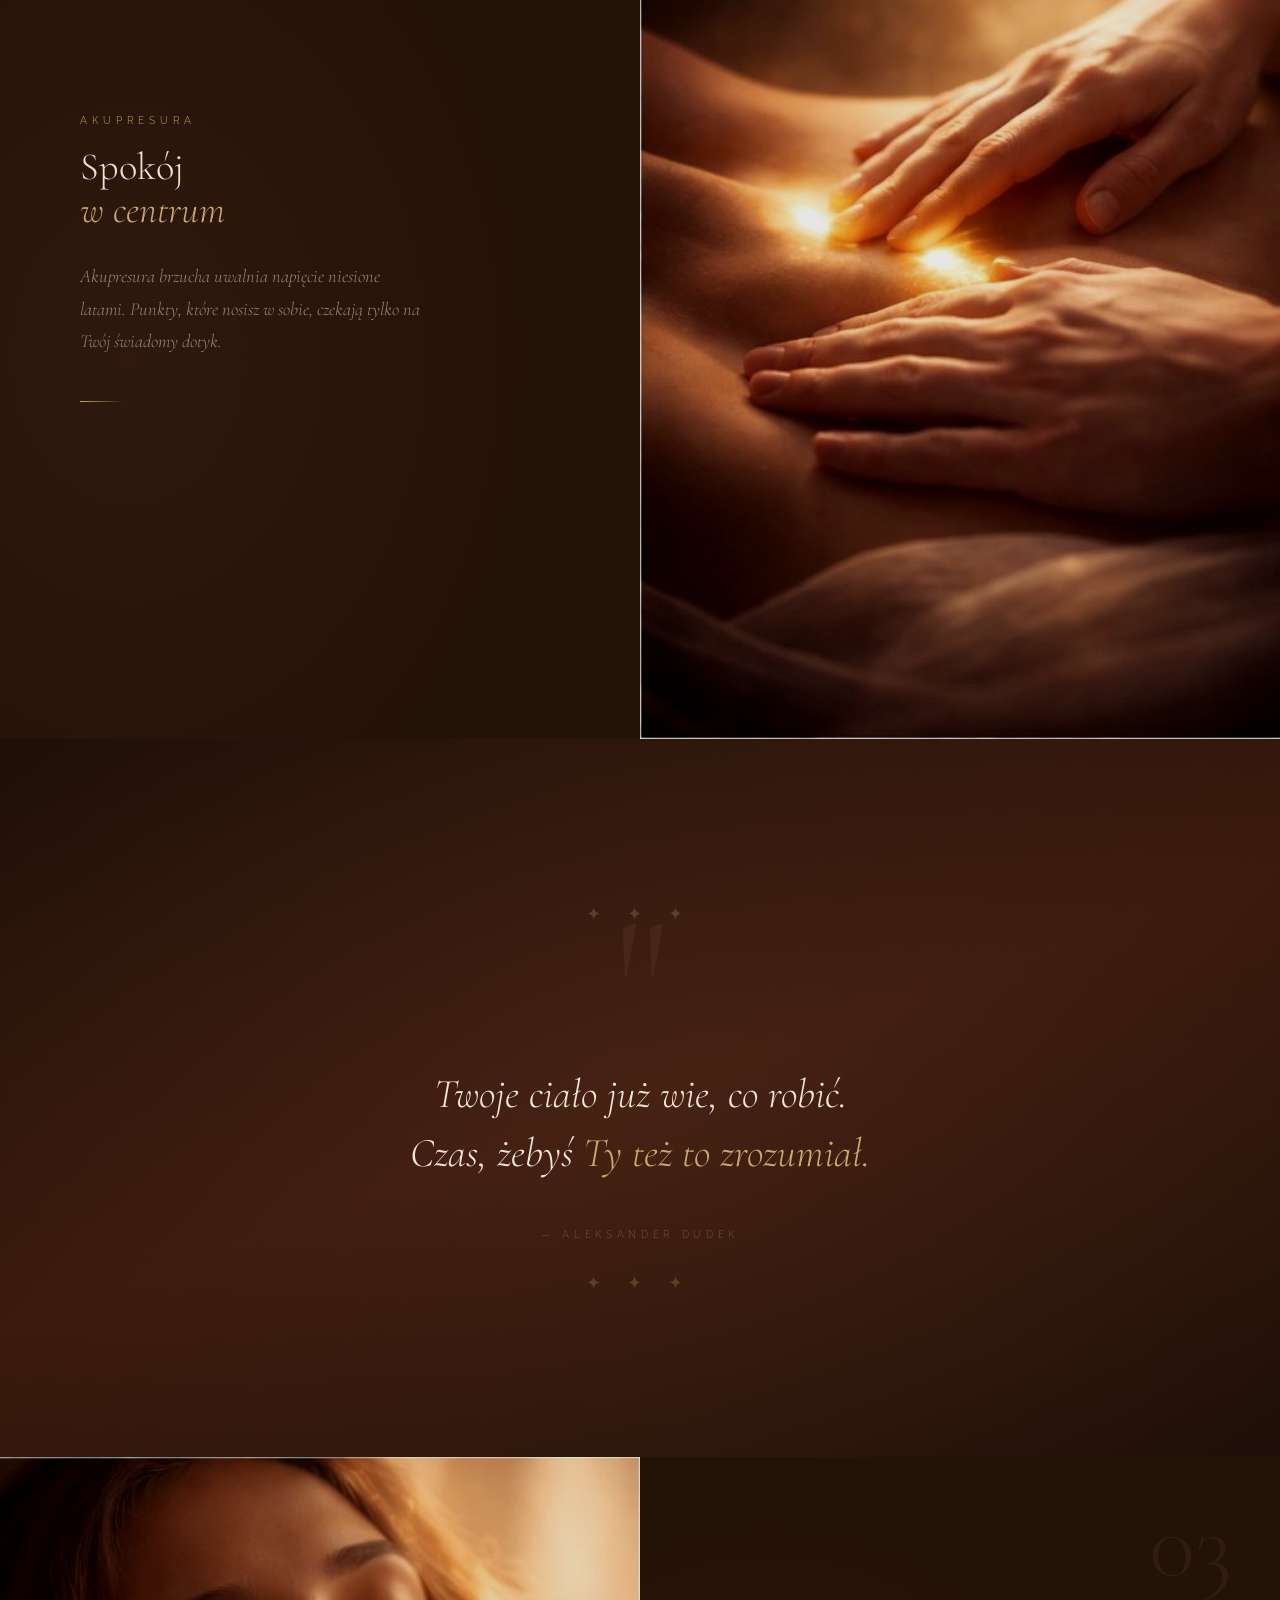
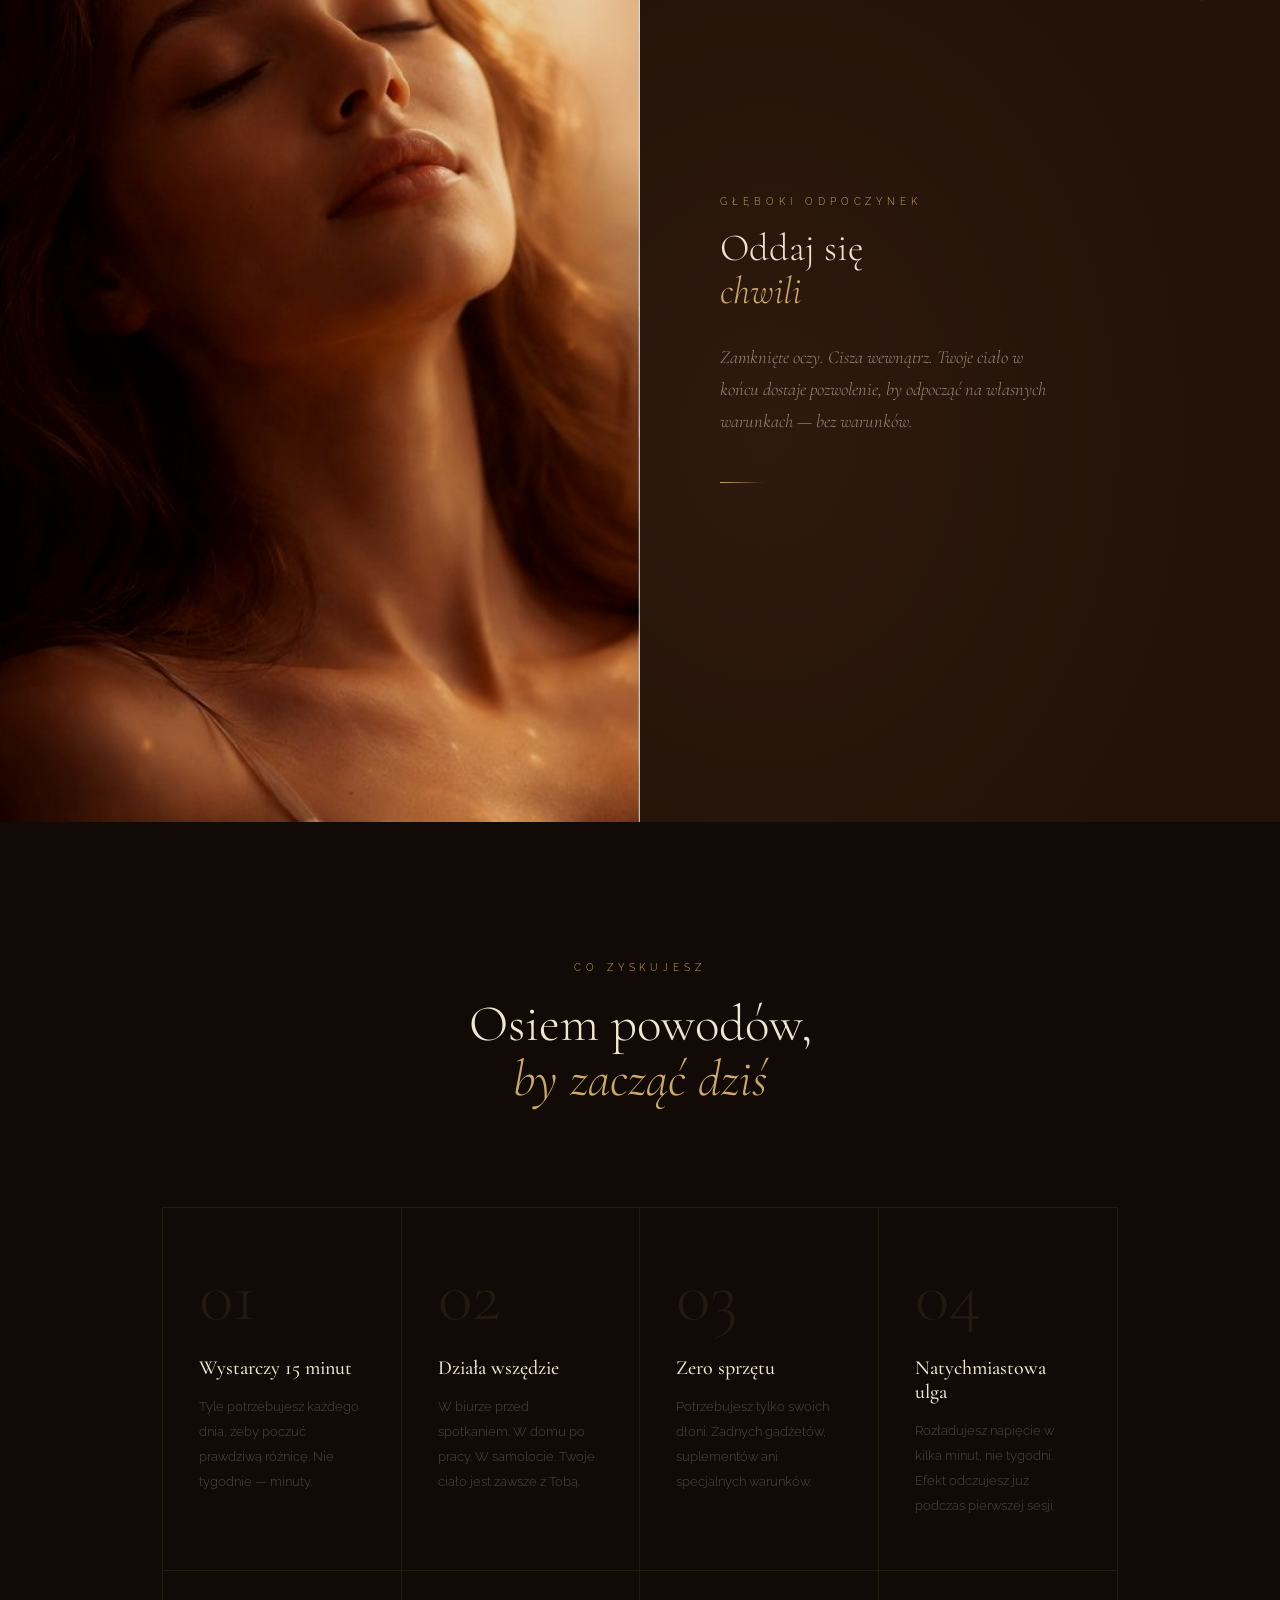
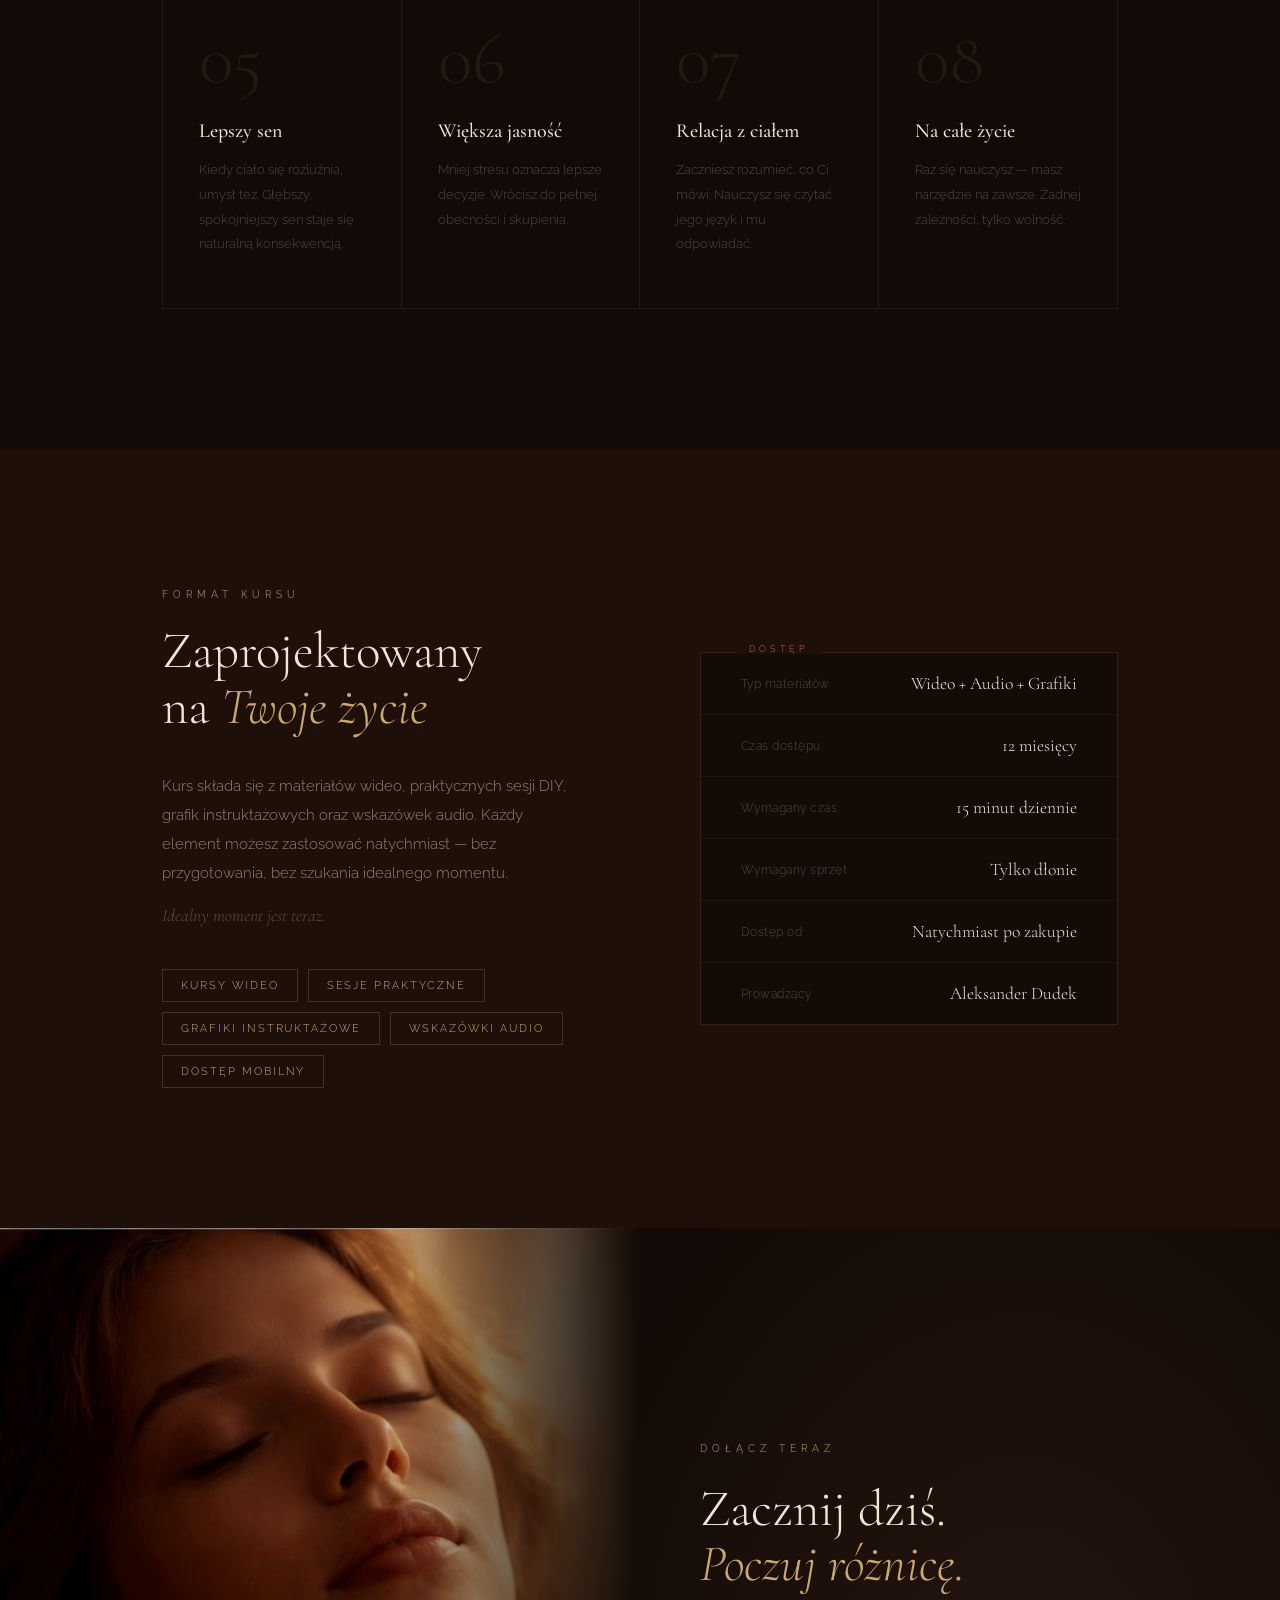
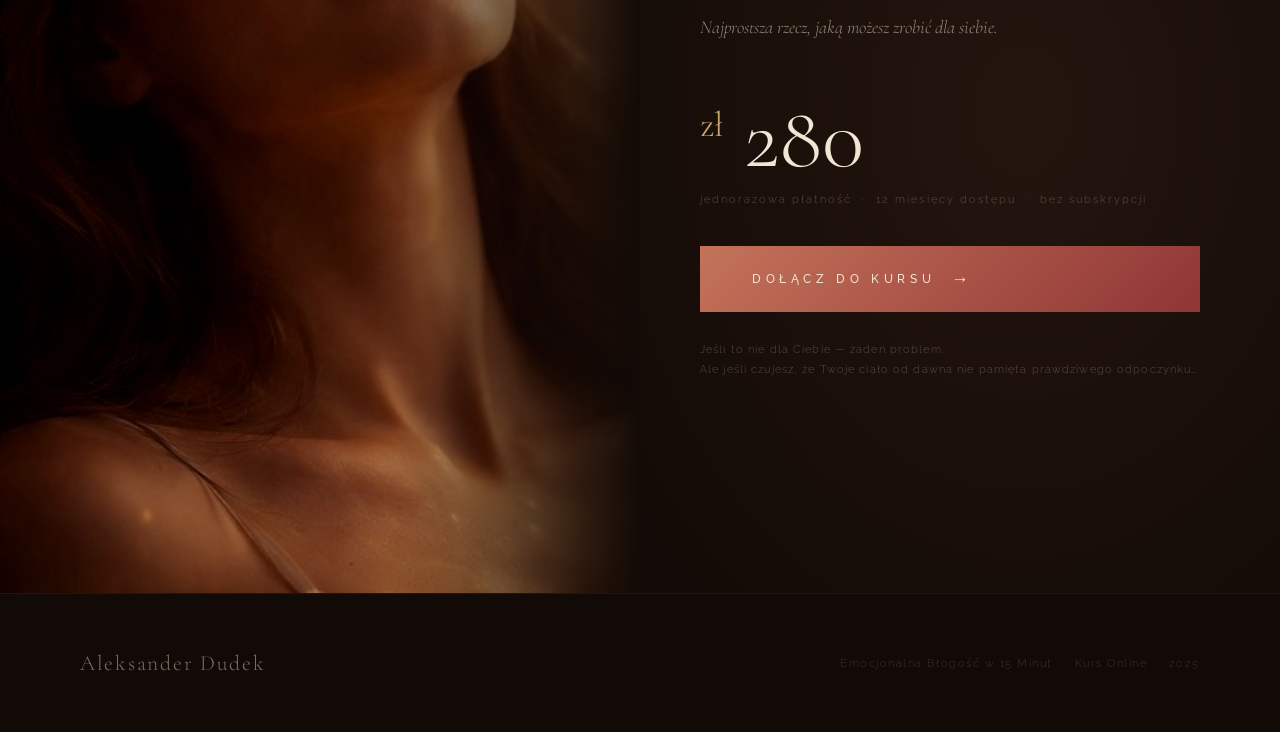
<file: emocjonalna-blogosc/index.html>
<!DOCTYPE html>
<html lang="pl">
<head>
<!-- Google Tag Manager -->
<script>(function(w,d,s,l,i){w[l]=w[l]||[];w[l].push({'gtm.start':
new Date().getTime(),event:'gtm.js'});var f=d.getElementsByTagName(s)[0],
j=d.createElement(s),dl=l!='dataLayer'?'&l='+l:'';j.async=true;j.src=
'https://www.googletagmanager.com/gtm.js?id='+i+dl;f.parentNode.insertBefore(j,f);
})(window,document,'script','dataLayer','GTM-P4CSLTC9');</script>
<!-- End Google Tag Manager -->
<meta charset="UTF-8">
<meta name="viewport" content="width=device-width, initial-scale=1.0">
<title>Emocjonalna Błogość w 15 Minut — Aleksander Dudek</title>
<link rel="preconnect" href="https://fonts.googleapis.com">
<link href="https://fonts.googleapis.com/css2?family=Cormorant+Garamond:ital,wght@0,300;0,400;0,500;0,600;1,300;1,400;1,500&family=Raleway:wght@200;300;400;500;600&display=swap" rel="stylesheet">
<style>
  :root {
    --ink:   #120a06;
    --deep:  #1e0f08;
    --panel: #231208;
    --cream: #f0e6d3;
    --muted: rgba(240,230,211,0.55);
    --dim:   rgba(240,230,211,0.28);
    --gold:  #c9a96e;
    --rose:  #c4735a;
    --rouge: #8f3535;
    --amber: #d4874a;
  }

  *, *::before, *::after { box-sizing: border-box; margin: 0; padding: 0; }
  html { scroll-behavior: smooth; }
  img  { display: block; border: 0; line-height: 0; vertical-align: top; }

  body {
    background: var(--ink);
    color: var(--cream);
    font-family: 'Raleway', sans-serif;
    font-weight: 300;
    overflow-x: hidden;
  }

  /* ── GRAIN ── */
  body::after {
    content: '';
    position: fixed; inset: 0;
    background-image: url("data:image/svg+xml,%3Csvg viewBox='0 0 256 256' xmlns='http://www.w3.org/2000/svg'%3E%3Cfilter id='n'%3E%3CfeTurbulence type='fractalNoise' baseFrequency='0.9' numOctaves='4' stitchTiles='stitch'/%3E%3C/filter%3E%3Crect width='100%25' height='100%25' filter='url(%23n)' opacity='0.035'/%3E%3C/svg%3E");
    pointer-events: none;
    z-index: 9000;
    opacity: 0.7;
  }

  /* ══════════════════════════════
     HERO
  ══════════════════════════════ */
  .hero {
    position: relative;
    min-height: 100svh;
    display: grid;
    grid-template-columns: 1fr 1fr;
    overflow: hidden;
  }

  /* right half: full-bleed image */
  .hero-img {
    position: relative;
    overflow: hidden;
  }
  .hero-img img {
    width: 100%; height: 100%;
    object-fit: cover;
    object-position: center top;
    filter: saturate(0.8) contrast(1.1) brightness(0.85);
    transform: scale(1.06);
    animation: heroZoom 12s ease-out forwards;
  }
  @keyframes heroZoom { to { transform: scale(1); } }

  .hero-img-overlay {
    position: absolute; inset: 0;
    background: linear-gradient(90deg, var(--ink) 0%, rgba(18,10,6,0.15) 60%, transparent 100%);
  }

  /* left half: copy */
  .hero-copy {
    position: relative;
    z-index: 2;
    display: flex;
    flex-direction: column;
    justify-content: center;
    padding: 120px 64px 120px 80px;
  }

  /* ambient orbs */
  .orb {
    position: absolute;
    border-radius: 50%;
    filter: blur(90px);
    pointer-events: none;
  }
  .orb-a { width:500px;height:500px; background:radial-gradient(#c4735a28,transparent); top:-80px; left:-60px; }
  .orb-b { width:300px;height:300px; background:radial-gradient(#c9a96e1a,transparent); bottom:80px; left:200px; }

  .hero-eyebrow {
    font-size: 0.65rem;
    letter-spacing: 0.5em;
    text-transform: uppercase;
    color: var(--gold);
    margin-bottom: 32px;
    opacity: 0;
    animation: fadeUp 0.9s 0.4s ease forwards;
  }

  .hero-title {
    font-family: 'Cormorant Garamond', serif;
    font-weight: 300;
    font-size: clamp(3.2rem, 5.5vw, 6rem);
    line-height: 1.0;
    letter-spacing: -0.01em;
    color: var(--cream);
    margin-bottom: 32px;
    opacity: 0;
    animation: fadeUp 1s 0.65s ease forwards;
  }
  .hero-title em { font-style: italic; color: var(--gold); }

  .hero-rule {
    width: 48px; height: 1px;
    background: linear-gradient(90deg, var(--gold), transparent);
    margin-bottom: 32px;
    opacity: 0;
    animation: fadeUp 0.8s 0.9s ease forwards;
  }

  .hero-lead {
    font-family: 'Cormorant Garamond', serif;
    font-style: italic;
    font-size: 1.2rem;
    line-height: 1.75;
    color: var(--muted);
    max-width: 380px;
    margin-bottom: 56px;
    opacity: 0;
    animation: fadeUp 0.9s 1.1s ease forwards;
  }

  .hero-cta-group {
    display: flex;
    align-items: center;
    gap: 36px;
    opacity: 0;
    animation: fadeUp 0.9s 1.35s ease forwards;
  }

  .btn-hero {
    display: inline-block;
    padding: 18px 44px;
    background: linear-gradient(135deg, var(--rose), var(--rouge));
    color: var(--cream);
    font-family: 'Raleway', sans-serif;
    font-size: 0.72rem;
    font-weight: 500;
    letter-spacing: 0.35em;
    text-transform: uppercase;
    text-decoration: none;
    position: relative;
    overflow: hidden;
    transition: box-shadow 0.35s, transform 0.25s;
  }
  .btn-hero::before {
    content: '';
    position: absolute;
    top: 0; left: -100%; width: 100%; height: 100%;
    background: linear-gradient(90deg,transparent,rgba(255,255,255,0.1),transparent);
    transition: left 0.45s;
  }
  .btn-hero:hover::before { left: 100%; }
  .btn-hero:hover { box-shadow: 0 12px 40px rgba(196,115,90,0.45); transform: translateY(-2px); }

  .hero-price-hint {
    font-family: 'Cormorant Garamond', serif;
    font-size: 1rem;
    font-style: italic;
    color: var(--dim);
  }
  .hero-price-hint strong {
    font-weight: 400;
    font-style: normal;
    color: var(--muted);
    font-family: 'Raleway', sans-serif;
    font-size: 0.85rem;
  }

  /* scroll indicator */
  .scroll-cue {
    position: absolute;
    bottom: 44px; left: 80px;
    display: flex; align-items: center; gap: 14px;
    font-size: 0.6rem;
    letter-spacing: 0.4em;
    text-transform: uppercase;
    color: var(--dim);
    z-index: 2;
    opacity: 0;
    animation: fadeUp 0.8s 2s ease forwards;
  }
  .scroll-cue-line {
    width: 36px; height: 1px;
    background: rgba(240,230,211,0.18);
    overflow: hidden; position: relative;
  }
  .scroll-cue-line::after {
    content: '';
    position: absolute; left: -100%; top: 0;
    width: 100%; height: 100%;
    background: var(--gold);
    animation: slideLine 2.2s 2s ease-in-out infinite;
  }
  @keyframes slideLine { 0%{left:-100%} 50%{left:0} 100%{left:100%} }

  /* ── MARQUEE BAND ── */
  .band {
    background: linear-gradient(90deg, var(--rouge), var(--rose) 40%, var(--amber));
    padding: 20px 0;
    overflow: hidden;
  }
  .band-track {
    display: flex;
    gap: 56px;
    width: max-content;
    animation: marquee 22s linear infinite;
  }
  @keyframes marquee { from{transform:translateX(0)} to{transform:translateX(-50%)} }
  .band-item {
    white-space: nowrap;
    font-size: 0.68rem;
    letter-spacing: 0.35em;
    text-transform: uppercase;
    color: rgba(255,255,255,0.88);
    font-weight: 400;
  }
  .band-dot { color: rgba(255,255,255,0.35); }

  /* ══════════════════════════════
     IMAGE PANELS
  ══════════════════════════════ */
  .img-panel {
    display: grid;
    grid-template-columns: 1fr 1fr;
    min-height: 70vh;
  }
  .img-panel.flip { direction: rtl; }
  .img-panel.flip > * { direction: ltr; }

  .ip-photo {
    overflow: hidden;
    line-height: 0; font-size: 0;
  }
  .ip-photo img {
    width: 100%; height: 100%;
    object-fit: cover;
    filter: saturate(0.82) contrast(1.1) brightness(0.9);
    transition: transform 1.1s cubic-bezier(0.25,0.46,0.45,0.94);
  }
  .img-panel:hover .ip-photo img { transform: scale(1.05); }

  .ip-copy {
    background: var(--panel);
    display: flex;
    flex-direction: column;
    justify-content: center;
    padding: 100px 80px;
    position: relative;
    overflow: hidden;
  }
  .ip-copy::before {
    content: '';
    position: absolute; inset: 0;
    background: radial-gradient(ellipse 70% 60% at 20% 60%, rgba(196,115,90,0.07), transparent);
    pointer-events: none;
  }
  .ip-num {
    font-family: 'Cormorant Garamond', serif;
    font-size: 6rem;
    font-weight: 300;
    line-height: 1;
    color: rgba(201,169,110,0.08);
    position: absolute;
    top: 40px; right: 48px;
  }
  .ip-label {
    font-size: 0.62rem;
    letter-spacing: 0.5em;
    text-transform: uppercase;
    color: var(--gold);
    margin-bottom: 20px;
  }
  .ip-title {
    font-family: 'Cormorant Garamond', serif;
    font-weight: 300;
    font-size: clamp(2rem, 3vw, 3rem);
    line-height: 1.12;
    color: var(--cream);
    margin-bottom: 28px;
  }
  .ip-title em { font-style: italic; color: var(--gold); }
  .ip-text {
    font-family: 'Cormorant Garamond', serif;
    font-style: italic;
    font-size: 1.15rem;
    line-height: 1.75;
    color: var(--muted);
    max-width: 340px;
    margin-bottom: 44px;
  }
  .ip-rule {
    width: 44px; height: 1px;
    background: linear-gradient(90deg, var(--gold), transparent);
  }

  /* ══════════════════════════════
     FOR WHOM
  ══════════════════════════════ */
  .for-whom {
    padding: 160px 0 140px;
    background: var(--ink);
    position: relative;
    overflow: hidden;
  }
  .for-whom::before {
    content: '';
    position: absolute;
    width: 600px; height: 600px;
    border-radius: 50%;
    background: radial-gradient(#c4735a12, transparent);
    top: -100px; right: -100px;
    filter: blur(80px);
    pointer-events: none;
  }

  .container { max-width: 1100px; margin: 0 auto; padding: 0 72px; }

  .section-eyebrow {
    font-size: 0.62rem;
    letter-spacing: 0.5em;
    text-transform: uppercase;
    color: var(--gold);
    margin-bottom: 24px;
    display: block;
  }
  .section-title {
    font-family: 'Cormorant Garamond', serif;
    font-weight: 300;
    font-size: clamp(2.4rem, 4vw, 4rem);
    line-height: 1.08;
    color: var(--cream);
  }
  .section-title em { font-style: italic; color: var(--gold); }

  .whom-grid {
    display: grid;
    grid-template-columns: 1fr 1fr;
    gap: 100px;
    margin-top: 80px;
    align-items: start;
  }

  .whom-intro {
    font-family: 'Cormorant Garamond', serif;
    font-style: italic;
    font-size: 1.45rem;
    line-height: 1.65;
    color: var(--muted);
    padding-left: 28px;
    border-left: 2px solid;
    border-image: linear-gradient(to bottom, var(--gold), var(--rose)) 1;
  }

  .whom-list { list-style: none; display: flex; flex-direction: column; gap: 0; }
  .whom-item {
    display: flex;
    gap: 20px;
    align-items: flex-start;
    padding: 22px 0;
    border-bottom: 1px solid rgba(240,230,211,0.06);
    opacity: 0;
    transform: translateX(24px);
    transition: opacity 0.7s, transform 0.7s;
  }
  .whom-item:first-child { padding-top: 0; }
  .whom-item.visible { opacity: 1; transform: translateX(0); }
  .whom-arrow {
    color: var(--rose);
    font-size: 0.9rem;
    margin-top: 3px;
    flex-shrink: 0;
  }
  .whom-text { font-size: 0.93rem; line-height: 1.75; color: var(--muted); }

  /* ══════════════════════════════
     QUOTE
  ══════════════════════════════ */
  .quote-wrap {
    padding: 140px 0;
    background: linear-gradient(160deg, var(--deep) 0%, #3a1a0c 50%, var(--deep) 100%);
    text-align: center;
    position: relative;
    overflow: hidden;
  }
  .quote-wrap::before {
    content: '';
    position: absolute;
    inset: 0;
    background: radial-gradient(ellipse 60% 80% at 50% 50%, rgba(196,115,90,0.09), transparent);
    pointer-events: none;
  }
  .quote-mark {
    font-family: 'Cormorant Garamond', serif;
    font-size: 12rem;
    line-height: 0.4;
    color: rgba(201,169,110,0.08);
    display: block;
    margin-bottom: 40px;
    user-select: none;
  }
  blockquote {
    font-family: 'Cormorant Garamond', serif;
    font-weight: 300;
    font-style: italic;
    font-size: clamp(1.9rem, 3.2vw, 3rem);
    line-height: 1.45;
    color: var(--cream);
    max-width: 760px;
    margin: 0 auto;
    position: relative; z-index: 1;
  }
  blockquote span { color: var(--gold); }
  .quote-by {
    margin-top: 44px;
    font-size: 0.65rem;
    letter-spacing: 0.45em;
    text-transform: uppercase;
    color: var(--dim);
    position: relative; z-index: 1;
  }
  .ornament {
    color: rgba(201,169,110,0.25);
    font-size: 1.1rem;
    letter-spacing: 0.6em;
    margin: 24px 0;
  }

  /* ══════════════════════════════
     BENEFITS
  ══════════════════════════════ */
  .benefits {
    padding: 140px 0;
    background: var(--ink);
  }
  .benefits-head { text-align: center; margin-bottom: 100px; }

  .benefits-grid {
    display: grid;
    grid-template-columns: repeat(4, 1fr);
    border: 1px solid rgba(201,169,110,0.1);
  }
  .benefit {
    padding: 52px 36px;
    border-right: 1px solid rgba(201,169,110,0.1);
    border-bottom: 1px solid rgba(201,169,110,0.1);
    position: relative;
    overflow: hidden;
    opacity: 0;
    transform: translateY(28px);
    transition: opacity 0.75s, transform 0.75s, background 0.4s;
  }
  .benefit:nth-child(4n) { border-right: none; }
  .benefit:nth-child(n+5) { border-bottom: none; }
  .benefit.visible { opacity: 1; transform: translateY(0); }
  .benefit::after {
    content: '';
    position: absolute;
    bottom: 0; left: 0; right: 0;
    height: 2px;
    background: linear-gradient(90deg, var(--rose), var(--gold));
    transform: scaleX(0);
    transform-origin: left;
    transition: transform 0.5s;
  }
  .benefit:hover { background: rgba(255,255,255,0.025); }
  .benefit:hover::after { transform: scaleX(1); }

  .benefit-n {
    font-family: 'Cormorant Garamond', serif;
    font-size: 4.5rem;
    font-weight: 300;
    line-height: 1;
    color: rgba(201,169,110,0.1);
    margin-bottom: 24px;
  }
  .benefit-h {
    font-family: 'Cormorant Garamond', serif;
    font-size: 1.25rem;
    font-weight: 500;
    color: var(--cream);
    margin-bottom: 14px;
    line-height: 1.2;
  }
  .benefit-p { font-size: 0.84rem; line-height: 1.85; color: var(--dim); }

  /* ══════════════════════════════
     FORMAT / ACCESS
  ══════════════════════════════ */
  .format {
    padding: 140px 0;
    background: var(--deep);
  }
  .format-grid {
    display: grid;
    grid-template-columns: 1fr 1fr;
    gap: 120px;
    align-items: center;
  }
  .format-text p {
    font-size: 0.93rem;
    line-height: 1.95;
    color: var(--muted);
    margin-top: 36px;
  }
  .format-text .tagline {
    font-family: 'Cormorant Garamond', serif;
    font-style: italic;
    font-size: 1.1rem;
    color: var(--dim);
    margin-top: 12px;
  }
  .pills {
    display: flex;
    flex-wrap: wrap;
    gap: 10px;
    margin-top: 36px;
  }
  .pill {
    padding: 9px 18px;
    border: 1px solid rgba(201,169,110,0.22);
    font-size: 0.68rem;
    letter-spacing: 0.18em;
    text-transform: uppercase;
    color: var(--gold);
    transition: border-color 0.3s, background 0.3s;
    cursor: default;
  }
  .pill:hover { border-color: rgba(201,169,110,0.5); background: rgba(201,169,110,0.07); }

  .access-card {
    border: 1px solid rgba(196,115,90,0.2);
    background: rgba(18,10,6,0.7);
    position: relative;
  }
  .access-card::before {
    content: 'DOSTĘP';
    position: absolute;
    top: -10px; left: 36px;
    font-size: 0.58rem;
    letter-spacing: 0.45em;
    color: var(--rose);
    background: var(--deep);
    padding: 0 12px;
  }
  .access-row {
    display: flex;
    justify-content: space-between;
    align-items: center;
    padding: 20px 40px;
    border-bottom: 1px solid rgba(255,255,255,0.045);
  }
  .access-row:last-child { border-bottom: none; }
  .access-l { font-size: 0.78rem; color: var(--dim); letter-spacing: 0.04em; }
  .access-r {
    font-family: 'Cormorant Garamond', serif;
    font-size: 1.1rem;
    color: var(--cream);
  }

  /* ══════════════════════════════
     CTA
  ══════════════════════════════ */
  .cta {
    padding: 0;
    background: var(--ink);
    position: relative;
    overflow: hidden;
  }
  .cta-inner {
    display: grid;
    grid-template-columns: 1fr 1fr;
    min-height: 80vh;
  }
  .cta-img {
    position: relative;
    overflow: hidden;
    line-height: 0;
  }
  .cta-img img {
    width: 100%; height: 100%;
    object-fit: cover;
    object-position: center 20%;
    filter: saturate(0.78) contrast(1.12) brightness(0.8);
  }
  .cta-img-overlay {
    position: absolute; inset: 0;
    background: linear-gradient(90deg, transparent 60%, var(--ink) 100%);
  }

  .cta-copy {
    display: flex;
    flex-direction: column;
    justify-content: center;
    padding: 100px 80px 100px 60px;
    position: relative;
  }
  .cta-copy::before {
    content: '';
    position: absolute; inset: 0;
    background: radial-gradient(ellipse 80% 70% at 60% 50%, rgba(196,115,90,0.1), transparent);
    pointer-events: none;
  }

  .cta-eyebrow {
    font-size: 0.62rem;
    letter-spacing: 0.5em;
    text-transform: uppercase;
    color: var(--gold);
    margin-bottom: 28px;
    position: relative; z-index:1;
  }
  .cta-title {
    font-family: 'Cormorant Garamond', serif;
    font-weight: 300;
    font-size: clamp(2.5rem, 4vw, 4.5rem);
    line-height: 1.08;
    color: var(--cream);
    margin-bottom: 24px;
    position: relative; z-index:1;
  }
  .cta-title em { font-style: italic; color: var(--gold); }
  .cta-sub {
    font-family: 'Cormorant Garamond', serif;
    font-style: italic;
    font-size: 1.15rem;
    color: var(--muted);
    margin-bottom: 56px;
    position: relative; z-index:1;
  }

  .price-block {
    margin-bottom: 40px;
    position: relative; z-index:1;
  }
  .price-main {
    font-family: 'Cormorant Garamond', serif;
    font-size: 5.5rem;
    font-weight: 300;
    line-height: 1;
    color: var(--cream);
  }
  .price-currency {
    font-size: 2.2rem;
    vertical-align: super;
    color: var(--gold);
  }
  .price-note {
    margin-top: 10px;
    font-size: 0.7rem;
    letter-spacing: 0.18em;
    color: var(--dim);
  }

  .btn-buy {
    display: inline-flex;
    align-items: center;
    gap: 16px;
    padding: 22px 52px;
    background: linear-gradient(135deg, var(--rose), var(--rouge));
    color: var(--cream);
    font-family: 'Raleway', sans-serif;
    font-size: 0.72rem;
    font-weight: 500;
    letter-spacing: 0.4em;
    text-transform: uppercase;
    text-decoration: none;
    position: relative;
    overflow: hidden;
    transition: box-shadow 0.35s, transform 0.25s;
    z-index: 1;
  }
  .btn-buy::before {
    content: '';
    position: absolute;
    inset: -1px;
    background: linear-gradient(135deg, var(--gold), transparent 50%, var(--rose));
    opacity: 0;
    transition: opacity 0.4s;
    z-index: -1;
  }
  .btn-buy:hover { box-shadow: 0 16px 52px rgba(196,115,90,0.45); transform: translateY(-2px); }
  .btn-buy:hover::before { opacity: 1; }
  .btn-buy-arrow { font-size: 1.1rem; transition: transform 0.3s; }
  .btn-buy:hover .btn-buy-arrow { transform: translateX(4px); }

  .cta-footnote {
    margin-top: 28px;
    font-size: 0.7rem;
    letter-spacing: 0.1em;
    line-height: 1.7;
    color: var(--dim);
    position: relative; z-index:1;
  }

  /* ── FOOTER ── */
  footer {
    padding: 56px 80px;
    border-top: 1px solid rgba(255,255,255,0.05);
    display: flex;
    justify-content: space-between;
    align-items: center;
  }
  .footer-brand {
    font-family: 'Cormorant Garamond', serif;
    font-size: 1.35rem;
    font-weight: 300;
    letter-spacing: 0.08em;
    color: rgba(240,230,211,0.45);
  }
  .footer-info {
    font-size: 0.68rem;
    letter-spacing: 0.14em;
    color: rgba(240,230,211,0.18);
  }

  /* ── ANIMATIONS ── */
  @keyframes fadeUp {
    from { opacity:0; transform:translateY(20px); }
    to   { opacity:1; transform:translateY(0); }
  }

  /* ── SCROLL REVEALS ── */
  .reveal {
    opacity: 0;
    transform: translateY(32px);
    transition: opacity 0.85s cubic-bezier(0.22,1,0.36,1), transform 0.85s cubic-bezier(0.22,1,0.36,1);
  }
  .reveal.visible { opacity: 1; transform: translateY(0); }

  /* ── RESPONSIVE ── */
  @media (max-width: 960px) {
    .hero { grid-template-columns: 1fr; }
    .hero-img { display: none; }
    .hero-copy { padding: 100px 40px; }
    .img-panel, .cta-inner { grid-template-columns: 1fr; }
    .img-panel.flip { direction: ltr; }
    .ip-photo { height: 55vw; }
    .ip-copy, .cta-copy { padding: 72px 40px; }
    .whom-grid, .format-grid { grid-template-columns: 1fr; gap: 60px; }
    .benefits-grid { grid-template-columns: 1fr 1fr; }
    .benefit:nth-child(2n) { border-right: none; }
    .benefit:nth-child(4n) { border-right: 1px solid rgba(201,169,110,0.1); }
    .container { padding: 0 40px; }
    footer { flex-direction: column; gap: 20px; text-align: center; }
    .cta-img { display: none; }
  }

  @media (max-width: 600px) {
    .benefits-grid { grid-template-columns: 1fr; }
    .benefit:nth-child(n) { border-right: none; }
    .hero-copy { padding: 80px 28px; }
    .container { padding: 0 28px; }
    .format { padding: 100px 0; }
    .price-main { font-size: 4rem; }
  }
</style>
</head>
<body>
<!-- Google Tag Manager (noscript) -->
<noscript><iframe src="https://www.googletagmanager.com/ns.html?id=GTM-P4CSLTC9"
height="0" width="0" style="display:none;visibility:hidden"></iframe></noscript>
<!-- End Google Tag Manager (noscript) -->

<!-- ══ HERO ══ -->
<section class="hero">
  <div class="orb orb-a"></div>
  <div class="orb orb-b"></div>

  <div class="hero-copy">
    <span class="hero-eyebrow">Aleksander Dudek &nbsp;·&nbsp; Kurs Online</span>
    <h1 class="hero-title">Emocjonalna<br><em>Błogość</em><br>w 15 Minut</h1>
    <div class="hero-rule"></div>
    <p class="hero-lead">Twoje ciało przechowuje więcej mądrości, niż sądzisz. Ten kurs uczy Cię słuchać — i odpowiadać.</p>
    <div class="hero-cta-group">
      <a href="https://www.naffy.io/aleksander-dudek/emocjonalna-blogosc-w-15-minut-kurs-online-fpY" class="btn-hero" target="_blank">Zacznij Swoją Praktykę</a>
      <span class="hero-price-hint">od <strong>280 zł</strong></span>
    </div>
  </div>

  <div class="hero-img">
    <img src="[data-uri]" alt="Emocjonalna Błogość" />
    <div class="hero-img-overlay"></div>
  </div>

  <div class="scroll-cue">
    <div class="scroll-cue-line"></div>
    Odkryj więcej
  </div>
</section>

<!-- ══ BAND ══ -->
<div class="band">
  <div class="band-track">
    <span class="band-item">Świadomy dotyk</span><span class="band-dot">·</span>
    <span class="band-item">Akupresura</span><span class="band-dot">·</span>
    <span class="band-item">15 minut dziennie</span><span class="band-dot">·</span>
    <span class="band-item">Emocjonalna równowaga</span><span class="band-dot">·</span>
    <span class="band-item">Natychmiastowe działanie</span><span class="band-dot">·</span>
    <span class="band-item">Bez sprzętu</span><span class="band-dot">·</span>
    <span class="band-item">Świadomy dotyk</span><span class="band-dot">·</span>
    <span class="band-item">Akupresura</span><span class="band-dot">·</span>
    <span class="band-item">15 minut dziennie</span><span class="band-dot">·</span>
    <span class="band-item">Emocjonalna równowaga</span><span class="band-dot">·</span>
    <span class="band-item">Natychmiastowe działanie</span><span class="band-dot">·</span>
    <span class="band-item">Bez sprzętu</span><span class="band-dot">·</span>
  </div>
</div>

<!-- ══ IMAGE PANEL 1 ══ -->
<section class="img-panel">
  <div class="ip-photo"><img src="[data-uri]" alt="Serce wie pierwsze" /></div>
  <div class="ip-copy">
    <span class="ip-num">01</span>
    <span class="ip-label">Świadomy dotyk</span>
    <h2 class="ip-title">Serce<br>wie <em>pierwsze</em></h2>
    <p class="ip-text">Dłonie złożone na klatce piersiowej — to najprostszy most między umysłem a ciałem. Ciepło Twoich rąk wystarczy, by uruchomić głęboki spokój.</p>
    <div class="ip-rule"></div>
  </div>
</section>

<!-- ══ FOR WHOM ══ -->
<section class="for-whom">
  <div class="container">
    <span class="section-eyebrow reveal">Dla kogo</span>
    <h2 class="section-title reveal">Czy to jest<br><em>dla Ciebie?</em></h2>
    <div class="whom-grid">
      <p class="whom-intro reveal">Jeśli stres to Twój codzienny towarzysz, a Twoje ciało dawno zapomniało, jak wygląda prawdziwy odpoczynek — jesteś tu we właściwym miejscu.</p>
      <ul class="whom-list">
        <li class="whom-item"><span class="whom-arrow">→</span><span class="whom-text">Chcesz wejść w błogość emocjonalną na żądanie, bez uzależniania się od zewnętrznych czynników</span></li>
        <li class="whom-item"><span class="whom-arrow">→</span><span class="whom-text">Nie masz czasu na godzinne medytacje ani cotygodniowe wizyty u terapeuty</span></li>
        <li class="whom-item"><span class="whom-arrow">→</span><span class="whom-text">Szukasz czegoś, co działa od razu — w biurze, w domu, w podróży</span></li>
        <li class="whom-item"><span class="whom-arrow">→</span><span class="whom-text">Chcesz mieć realną kontrolę nad swoimi emocjami i swoim ciałem</span></li>
        <li class="whom-item"><span class="whom-arrow">→</span><span class="whom-text">Jesteś gotów zainwestować 15 minut dziennie, aby odmienić jakość całego swojego dnia</span></li>
      </ul>
    </div>
  </div>
</section>

<!-- ══ IMAGE PANEL 2 ══ -->
<section class="img-panel flip">
  <div class="ip-photo"><img src="[data-uri]" alt="Spokój w centrum" /></div>
  <div class="ip-copy">
    <span class="ip-num">02</span>
    <span class="ip-label">Akupresura</span>
    <h2 class="ip-title">Spokój<br><em>w centrum</em></h2>
    <p class="ip-text">Akupresura brzucha uwalnia napięcie niesione latami. Punkty, które nosisz w sobie, czekają tylko na Twój świadomy dotyk.</p>
    <div class="ip-rule"></div>
  </div>
</section>

<!-- ══ QUOTE ══ -->
<div class="quote-wrap">
  <div class="ornament">✦ ✦ ✦</div>
  <span class="quote-mark">"</span>
  <blockquote>Twoje ciało już wie, co robić.<br>Czas, żebyś <span>Ty też to zrozumiał.</span></blockquote>
  <p class="quote-by">— Aleksander Dudek</p>
  <div class="ornament" style="margin-top:32px">✦ ✦ ✦</div>
</div>

<!-- ══ IMAGE PANEL 3 ══ -->
<section class="img-panel">
  <div class="ip-photo"><img src="[data-uri]" alt="Oddaj się chwili" /></div>
  <div class="ip-copy">
    <span class="ip-num">03</span>
    <span class="ip-label">Głęboki odpoczynek</span>
    <h2 class="ip-title">Oddaj się<br><em>chwili</em></h2>
    <p class="ip-text">Zamknięte oczy. Cisza wewnątrz. Twoje ciało w końcu dostaje pozwolenie, by odpocząć na własnych warunkach — bez warunków.</p>
    <div class="ip-rule"></div>
  </div>
</section>

<!-- ══ BENEFITS ══ -->
<section class="benefits">
  <div class="container">
    <div class="benefits-head">
      <span class="section-eyebrow reveal">Co zyskujesz</span>
      <h2 class="section-title reveal">Osiem powodów,<br><em>by zacząć dziś</em></h2>
    </div>
    <div class="benefits-grid">
      <div class="benefit"><div class="benefit-n">01</div><h3 class="benefit-h">Wystarczy 15 minut</h3><p class="benefit-p">Tyle potrzebujesz każdego dnia, żeby poczuć prawdziwą różnicę. Nie tygodnie — minuty.</p></div>
      <div class="benefit"><div class="benefit-n">02</div><h3 class="benefit-h">Działa wszędzie</h3><p class="benefit-p">W biurze przed spotkaniem. W domu po pracy. W samolocie. Twoje ciało jest zawsze z Tobą.</p></div>
      <div class="benefit"><div class="benefit-n">03</div><h3 class="benefit-h">Zero sprzętu</h3><p class="benefit-p">Potrzebujesz tylko swoich dłoni. Żadnych gadżetów, suplementów ani specjalnych warunków.</p></div>
      <div class="benefit"><div class="benefit-n">04</div><h3 class="benefit-h">Natychmiastowa ulga</h3><p class="benefit-p">Rozładujesz napięcie w kilka minut, nie tygodni. Efekt odczujesz już podczas pierwszej sesji.</p></div>
      <div class="benefit"><div class="benefit-n">05</div><h3 class="benefit-h">Lepszy sen</h3><p class="benefit-p">Kiedy ciało się rozluźnia, umysł też. Głębszy, spokojniejszy sen staje się naturalną konsekwencją.</p></div>
      <div class="benefit"><div class="benefit-n">06</div><h3 class="benefit-h">Większa jasność</h3><p class="benefit-p">Mniej stresu oznacza lepsze decyzje. Wrócisz do pełnej obecności i skupienia.</p></div>
      <div class="benefit"><div class="benefit-n">07</div><h3 class="benefit-h">Relacja z ciałem</h3><p class="benefit-p">Zaczniesz rozumieć, co Ci mówi. Nauczysz się czytać jego język i mu odpowiadać.</p></div>
      <div class="benefit"><div class="benefit-n">08</div><h3 class="benefit-h">Na całe życie</h3><p class="benefit-p">Raz się nauczysz — masz narzędzie na zawsze. Żadnej zależności, tylko wolność.</p></div>
    </div>
  </div>
</section>

<!-- ══ FORMAT ══ -->
<section class="format">
  <div class="container">
    <div class="format-grid">
      <div class="format-text">
        <span class="section-eyebrow reveal">Format kursu</span>
        <h2 class="section-title reveal">Zaprojektowany<br>na <em>Twoje życie</em></h2>
        <p>Kurs składa się z materiałów wideo, praktycznych sesji DIY, grafik instruktażowych oraz wskazówek audio. Każdy element możesz zastosować natychmiast — bez przygotowania, bez szukania idealnego momentu.</p>
        <p class="tagline">Idealny moment jest teraz.</p>
        <div class="pills">
          <span class="pill">Kursy wideo</span>
          <span class="pill">Sesje praktyczne</span>
          <span class="pill">Grafiki instruktażowe</span>
          <span class="pill">Wskazówki audio</span>
          <span class="pill">Dostęp mobilny</span>
        </div>
      </div>
      <div class="access-card">
        <div class="access-row"><span class="access-l">Typ materiałów</span><span class="access-r">Wideo + Audio + Grafiki</span></div>
        <div class="access-row"><span class="access-l">Czas dostępu</span><span class="access-r">12 miesięcy</span></div>
        <div class="access-row"><span class="access-l">Wymagany czas</span><span class="access-r">15 minut dziennie</span></div>
        <div class="access-row"><span class="access-l">Wymagany sprzęt</span><span class="access-r">Tylko dłonie</span></div>
        <div class="access-row"><span class="access-l">Dostęp od</span><span class="access-r">Natychmiast po zakupie</span></div>
        <div class="access-row"><span class="access-l">Prowadzący</span><span class="access-r">Aleksander Dudek</span></div>
      </div>
    </div>
  </div>
</section>

<!-- ══ CTA ══ -->
<section class="cta">
  <div class="cta-inner">
    <div class="cta-img">
      <img src="[data-uri]" alt="Zacznij dziś" />
      <div class="cta-img-overlay"></div>
    </div>
    <div class="cta-copy">
      <span class="cta-eyebrow">Dołącz teraz</span>
      <h2 class="cta-title">Zacznij dziś.<br><em>Poczuj różnicę.</em></h2>
      <p class="cta-sub">Najprostsza rzecz, jaką możesz zrobić dla siebie.</p>
      <div class="price-block">
        <div class="price-main"><span class="price-currency">zł</span> 280</div>
        <p class="price-note">jednorazowa płatność &nbsp;·&nbsp; 12 miesięcy dostępu &nbsp;·&nbsp; bez subskrypcji</p>
      </div>
      <a href="https://www.naffy.io/aleksander-dudek/emocjonalna-blogosc-w-15-minut-kurs-online-fpY" class="btn-buy" target="_blank">
        Dołącz do Kursu <span class="btn-buy-arrow">→</span>
      </a>
      <p class="cta-footnote">Jeśli to nie dla Ciebie — żaden problem.<br>Ale jeśli czujesz, że Twoje ciało od dawna nie pamięta prawdziwego odpoczynku…</p>
    </div>
  </div>
</section>

<!-- ══ FOOTER ══ -->
<footer>
  <div class="footer-brand">Aleksander Dudek</div>
  <div class="footer-info">Emocjonalna Błogość w 15 Minut &nbsp;·&nbsp; Kurs Online &nbsp;·&nbsp; 2025</div>
</footer>

<script>
  // Intersection observer for all reveals
  const io = new IntersectionObserver((entries) => {
    entries.forEach(e => {
      if (!e.isIntersecting) return;
      const el = e.target;
      const delay = +el.dataset.delay || 0;
      setTimeout(() => el.classList.add('visible'), delay);
      io.unobserve(el);
    });
  }, { threshold: 0.12 });

  document.querySelectorAll('.reveal').forEach((el, i) => {
    el.dataset.delay = i % 3 * 120;
    io.observe(el);
  });

  document.querySelectorAll('.whom-item').forEach((el, i) => {
    el.dataset.delay = i * 100;
    io.observe(el);
  });

  document.querySelectorAll('.benefit').forEach((el, i) => {
    el.dataset.delay = i * 70;
    io.observe(el);
  });
</script>
<script src="/assets/site.js?v=2" defer></script>
</body>
</html>
</file>
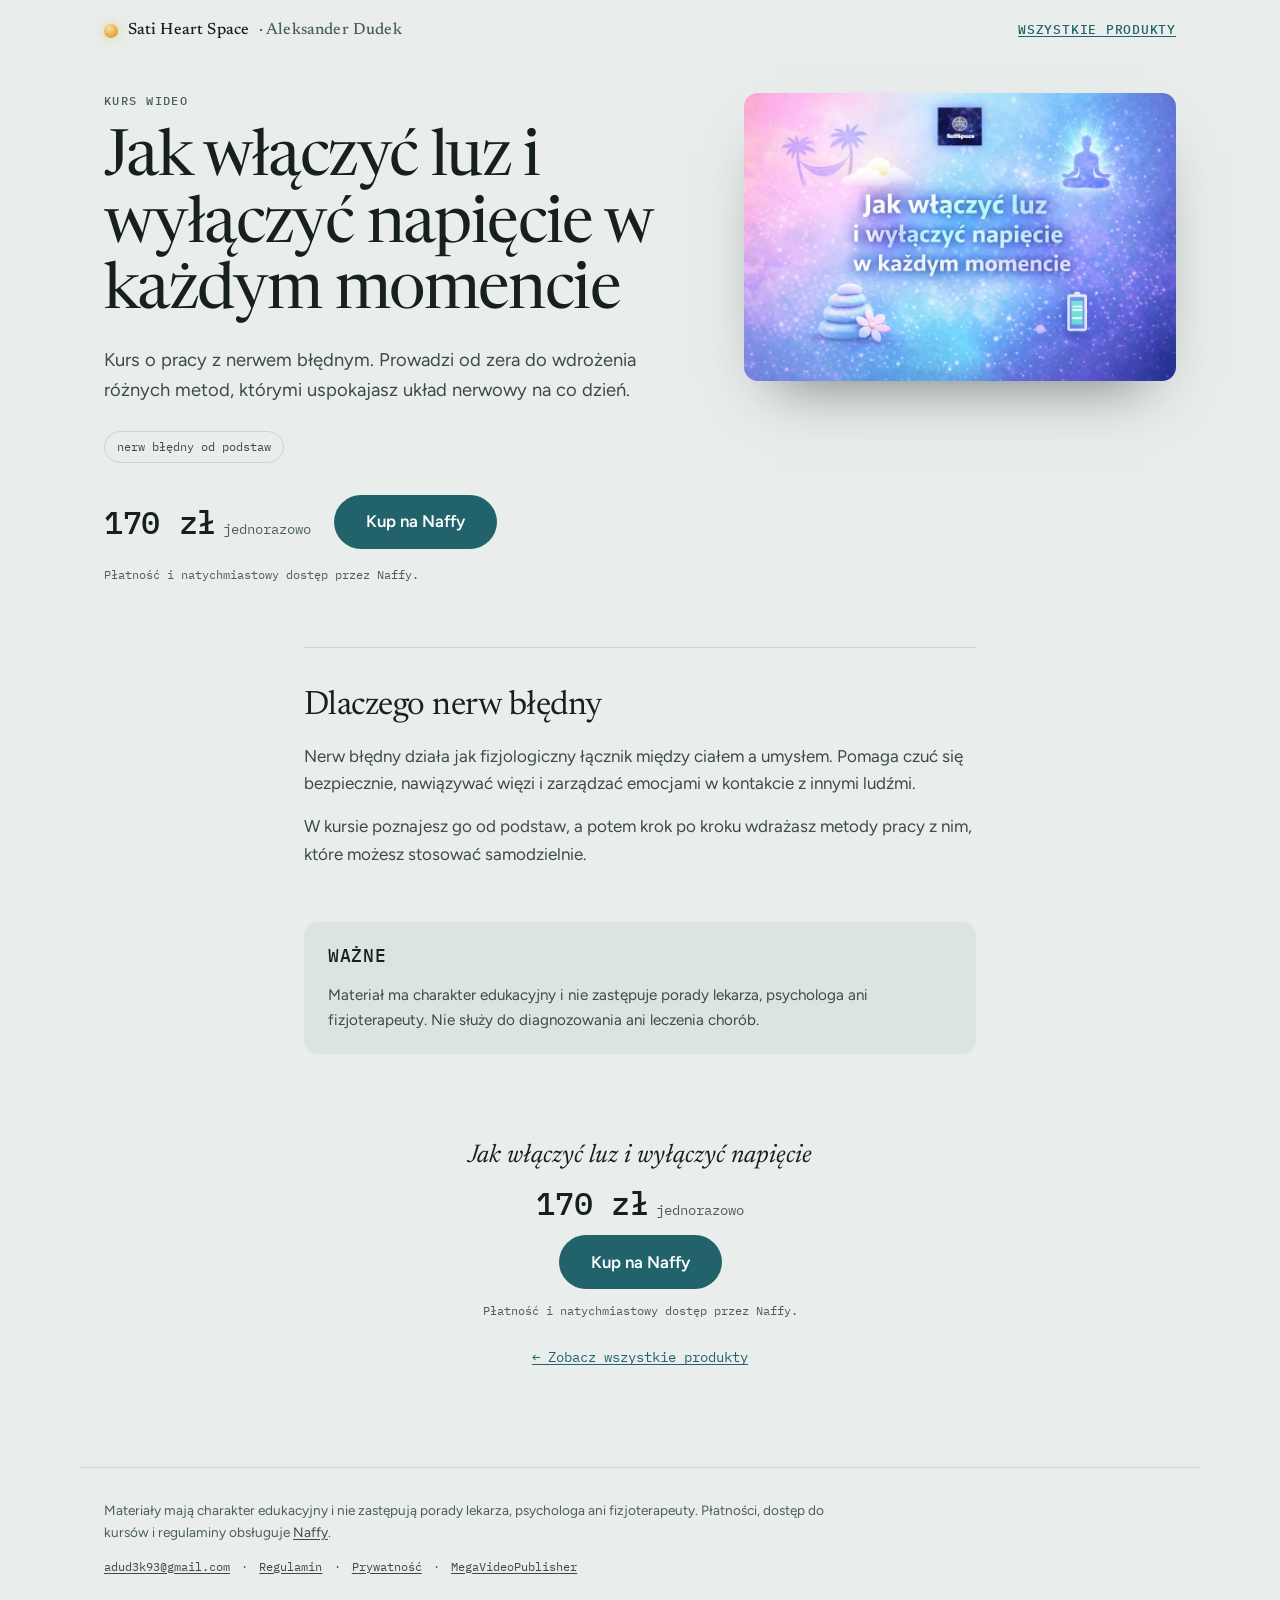
<file: jak-wlaczyc-luz/index.html>
<!doctype html>
<html lang="pl">
<head>
<!-- Google Tag Manager -->
<script>(function(w,d,s,l,i){w[l]=w[l]||[];w[l].push({'gtm.start':
new Date().getTime(),event:'gtm.js'});var f=d.getElementsByTagName(s)[0],
j=d.createElement(s),dl=l!='dataLayer'?'&l='+l:'';j.async=true;j.src=
'https://www.googletagmanager.com/gtm.js?id='+i+dl;f.parentNode.insertBefore(j,f);
})(window,document,'script','dataLayer','GTM-P4CSLTC9');</script>
<!-- End Google Tag Manager -->
<meta charset="utf-8">
<meta name="viewport" content="width=device-width,initial-scale=1">
<title>Jak włączyć luz i wyłączyć napięcie w każdym momencie – kurs wideo | Aleksander Dudek</title>
<meta name="description" content="Kurs o pracy z nerwem błędnym – od zera do metod, które stosujesz na co dzień.">
<link rel="canonical" href="https://aleksanderdudek.github.io/jak-wlaczyc-luz/">
<meta property="og:type" content="website">
<meta property="og:locale" content="pl_PL">
<meta property="og:title" content="Jak włączyć luz i wyłączyć napięcie w każdym momencie – kurs wideo | Aleksander Dudek">
<meta property="og:description" content="Kurs o pracy z nerwem błędnym – od zera do metod, które stosujesz na co dzień.">
<meta property="og:url" content="https://aleksanderdudek.github.io/jak-wlaczyc-luz/">
<meta property="og:image" content="https://aleksanderdudek.github.io/assets/img/jak-wlaczyc-luz.webp">
<meta name="theme-color" content="#E9EEEC">
<link rel="icon" href="data:image/svg+xml,<svg xmlns='http://www.w3.org/2000/svg' viewBox='0 0 32 32'><rect width='32' height='32' rx='8' fill='%2316211F'/><circle cx='16' cy='16' r='7' fill='%23E8B04B'/></svg>">
<link rel="preconnect" href="https://fonts.googleapis.com">
<link rel="preconnect" href="https://fonts.gstatic.com" crossorigin>
<link rel="stylesheet" href="https://fonts.googleapis.com/css2?family=Newsreader:ital,opsz,wght@0,6..72,300..600;1,6..72,300..500&family=Figtree:wght@400;500;600&family=IBM+Plex+Mono:wght@400;500&display=swap">
<link rel="stylesheet" href="/assets/site.css?v=2">
<script src="/assets/site.js?v=2" defer></script>
<script type="application/ld+json">{"@context": "https://schema.org", "@type": "Product", "name": "Jak włączyć luz i wyłączyć napięcie w każdym momencie", "description": "Kurs o pracy z nerwem błędnym – od zera do metod, które stosujesz na co dzień.", "image": "https://aleksanderdudek.github.io/assets/img/jak-wlaczyc-luz.webp", "brand": {"@type": "Brand", "name": "Sati Heart Space"}, "offers": {"@type": "Offer", "url": "https://www.naffy.io/aleksander-dudek/jak-wlaczyc-luz-i-wylaczyc-napiecie-w-kazdym-momencie-yzT", "price": "170.00", "priceCurrency": "PLN", "availability": "https://schema.org/InStock"}}</script>
</head>
<body class="page-product">
<!-- Google Tag Manager (noscript) -->
<noscript><iframe src="https://www.googletagmanager.com/ns.html?id=GTM-P4CSLTC9"
height="0" width="0" style="display:none;visibility:hidden"></iframe></noscript>
<!-- End Google Tag Manager (noscript) -->
<header class="masthead">
  <a class="brand" href="/"><span class="brand__dot" aria-hidden="true"></span>Sati Heart Space<span class="brand__by"> · Aleksander Dudek</span></a>
  <a class="masthead__link" href="/#oferta">Wszystkie produkty</a>
</header>
<main>
  <section class="phero">
    <div class="phero__copy">
      <p class="eyebrow">Kurs wideo </p>
      <h1 class="phero__title">Jak włączyć luz i wyłączyć napięcie w każdym momencie</h1>
      <p class="phero__lead">Kurs o pracy z nerwem błędnym. Prowadzi od zera do wdrożenia różnych metod, którymi uspokajasz układ nerwowy na co dzień.</p>
      <ul class="facts"><li>nerw błędny od podstaw</li></ul>
      <div class="buy" id="kup">
        <span class="price price--big"><span class="price__value">170 zł</span><span class="price__note">jednorazowo</span></span>
        <a class="btn btn--big" href="https://www.naffy.io/aleksander-dudek/jak-wlaczyc-luz-i-wylaczyc-napiecie-w-kazdym-momencie-yzT">Kup na Naffy</a>
        <p class="buy__after">Płatność i natychmiastowy dostęp przez Naffy.</p>
      </div>
    </div>
    <div class="phero__media">
      <img src="/assets/img/jak-wlaczyc-luz.webp" alt="Okładka kursu Jak włączyć luz i wyłączyć napięcie w każdym momencie" style="object-position:50% 50%" decoding="async">
    </div>
  </section>

  <div class="prose">
<section class="sec"><h2 class="sec__title">Dlaczego nerw błędny</h2><p>Nerw błędny działa jak fizjologiczny łącznik między ciałem a umysłem. Pomaga czuć się bezpiecznie, nawiązywać więzi i zarządzać emocjami w kontakcie z innymi ludźmi.</p><p>W kursie poznajesz go od podstaw, a potem krok po kroku wdrażasz metody pracy z nim, które możesz stosować samodzielnie.</p></section>
<aside class="sec note"><h2 class="sec__title">Ważne</h2><p>Materiał ma charakter edukacyjny i nie zastępuje porady lekarza, psychologa ani fizjoterapeuty. Nie służy do diagnozowania ani leczenia chorób.</p></aside>
  </div>

  <section class="closer" aria-label="Zakup">
    <p class="closer__name">Jak włączyć luz i wyłączyć napięcie</p>
    <span class="price price--big"><span class="price__value">170 zł</span><span class="price__note">jednorazowo</span></span>
    <a class="btn btn--big" href="https://www.naffy.io/aleksander-dudek/jak-wlaczyc-luz-i-wylaczyc-napiecie-w-kazdym-momencie-yzT">Kup na Naffy</a>
    <p class="buy__after">Płatność i natychmiastowy dostęp przez Naffy.</p>
    <p class="closer__back"><a href="/#oferta">← Zobacz wszystkie produkty</a></p>
  </section>
</main>

<div class="buybar" aria-hidden="true">
  <span class="price"><span class="price__value">170 zł</span><span class="price__note">jednorazowo</span></span>
  <a class="btn btn--small" href="https://www.naffy.io/aleksander-dudek/jak-wlaczyc-luz-i-wylaczyc-napiecie-w-kazdym-momencie-yzT" tabindex="-1">Kup na Naffy</a>
</div>
<footer class="footer">
  <p class="footer__legal">Materiały mają charakter edukacyjny i nie zastępują porady lekarza, psychologa ani fizjoterapeuty. Płatności, dostęp do kursów i regulaminy obsługuje <a href="https://www.naffy.io/aleksander-dudek">Naffy</a>.</p>
  <p class="footer__meta">
    <a href="mailto:adud3k93@gmail.com">adud3k93@gmail.com</a>
    <span aria-hidden="true">·</span>
    <a href="https://www.naffy.io/aleksander-dudek/terms">Regulamin</a>
    <span aria-hidden="true">·</span>
    <a href="https://www.naffy.io/aleksander-dudek/privacy">Prywatność</a>
    <span aria-hidden="true">·</span>
    <a href="/megavideopublisher/">MegaVideoPublisher</a>
  </p>
</footer>
</body>
</html>
</file>
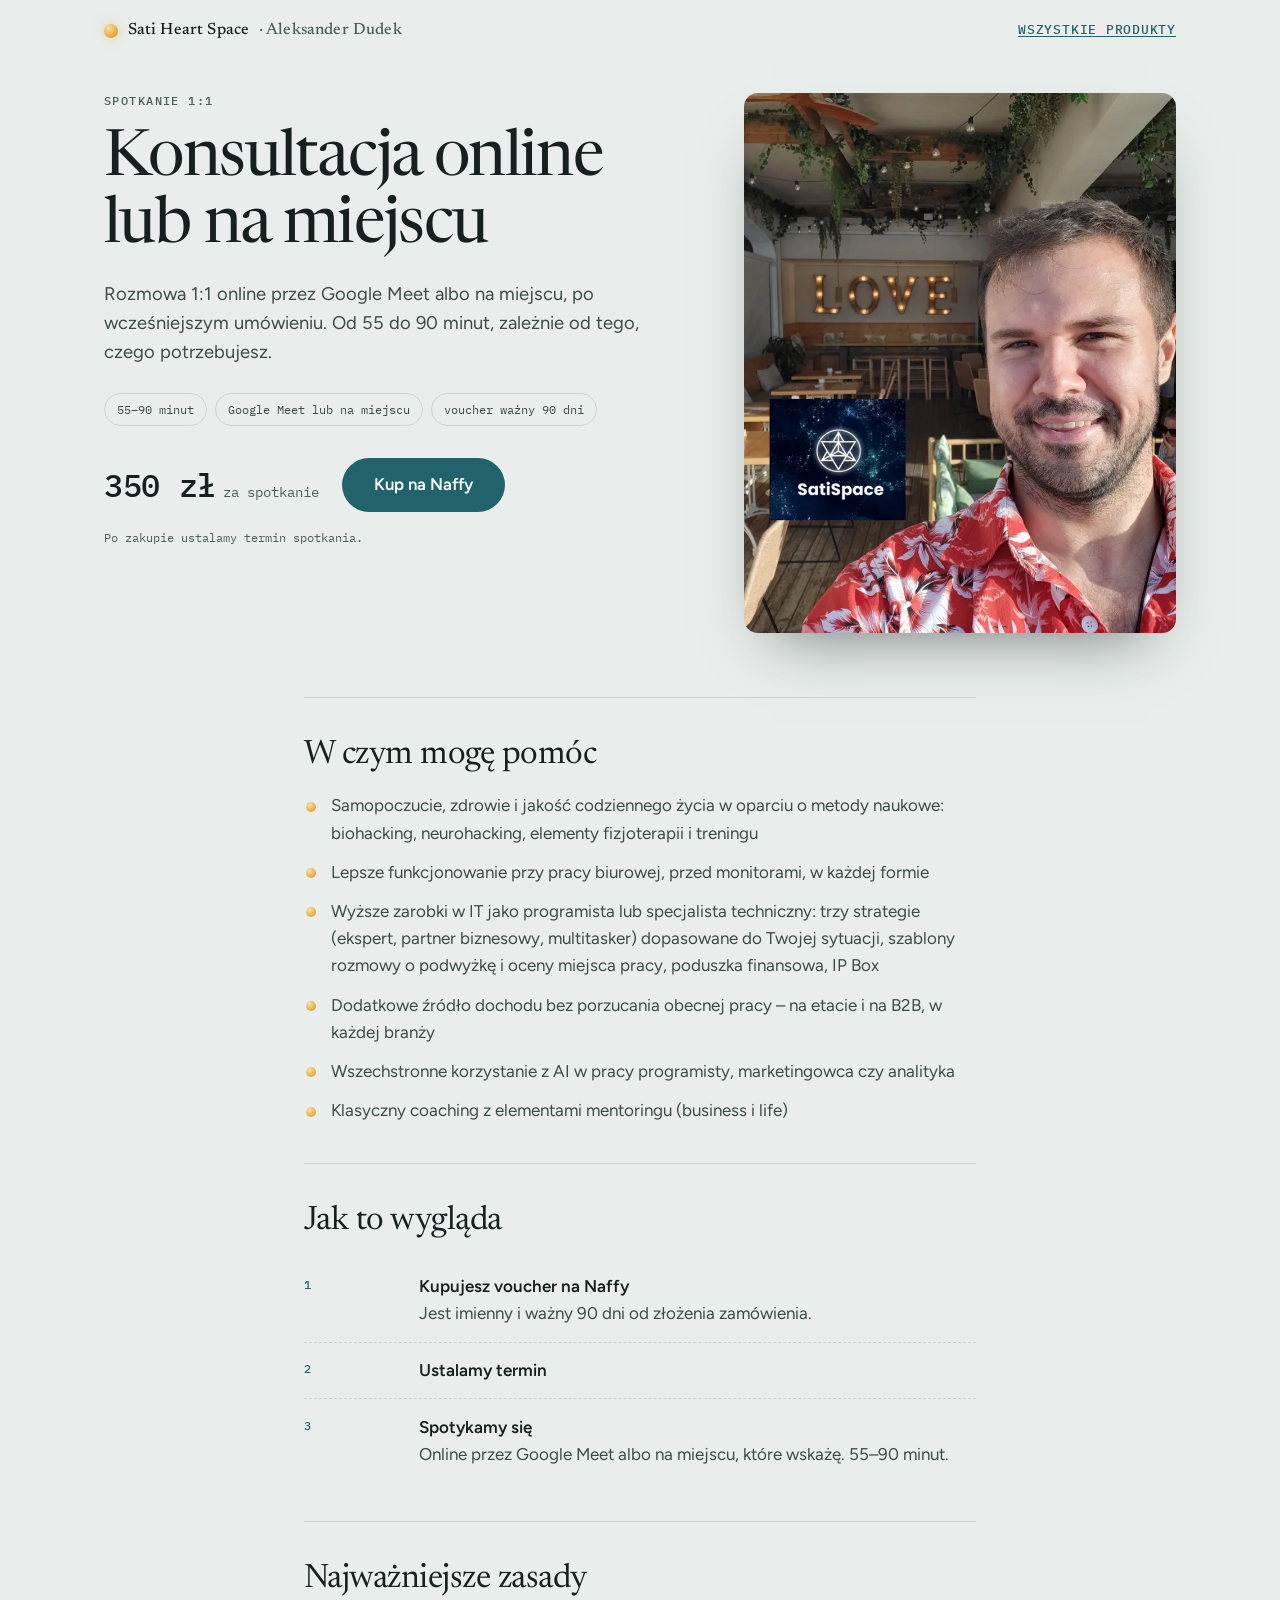
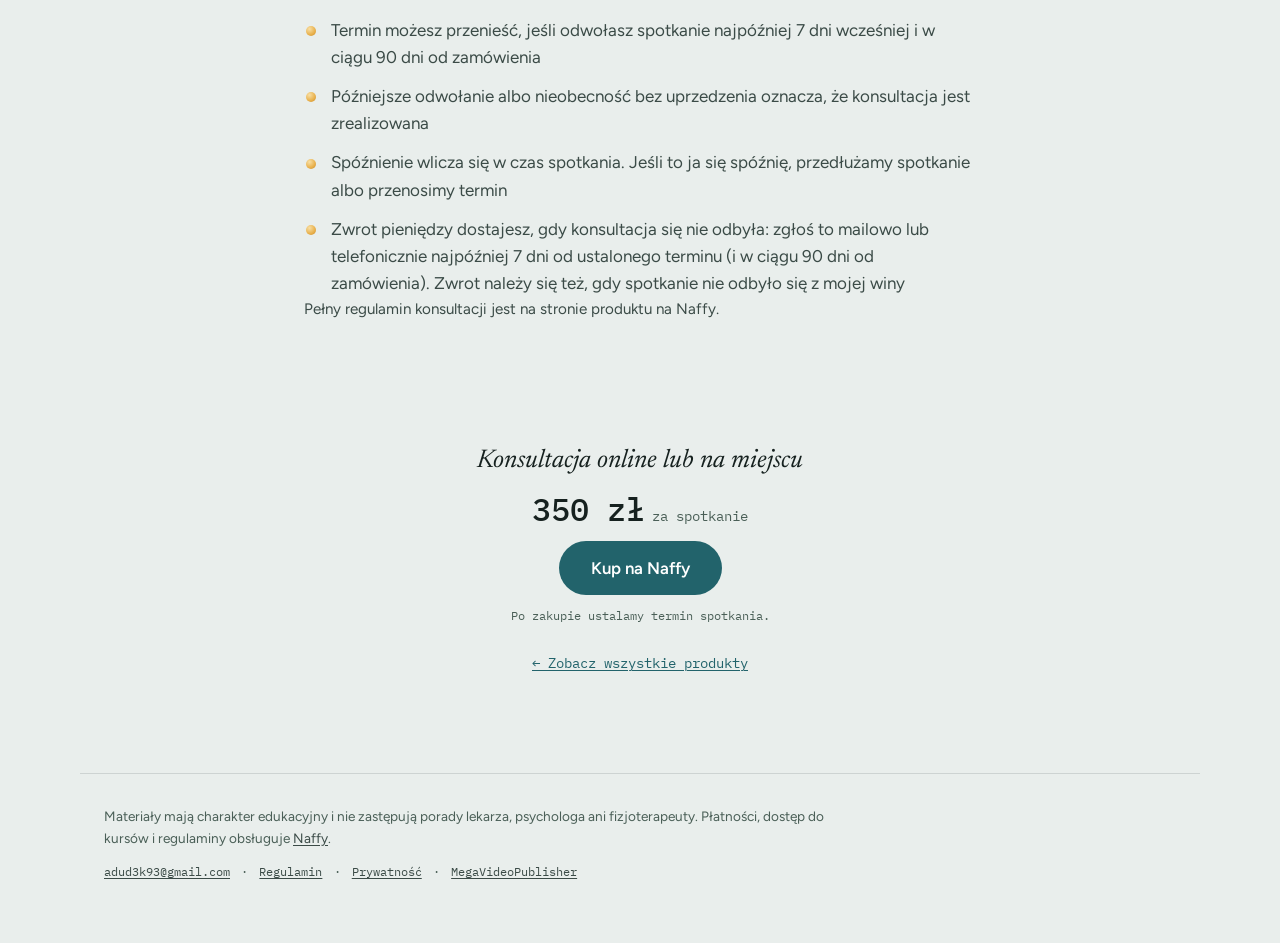
<file: konsultacja/index.html>
<!doctype html>
<html lang="pl">
<head>
<!-- Google Tag Manager -->
<script>(function(w,d,s,l,i){w[l]=w[l]||[];w[l].push({'gtm.start':
new Date().getTime(),event:'gtm.js'});var f=d.getElementsByTagName(s)[0],
j=d.createElement(s),dl=l!='dataLayer'?'&l='+l:'';j.async=true;j.src=
'https://www.googletagmanager.com/gtm.js?id='+i+dl;f.parentNode.insertBefore(j,f);
})(window,document,'script','dataLayer','GTM-P4CSLTC9');</script>
<!-- End Google Tag Manager -->
<meta charset="utf-8">
<meta name="viewport" content="width=device-width,initial-scale=1">
<title>Konsultacja online lub na miejscu – spotkanie 1:1 | Aleksander Dudek</title>
<meta name="description" content="Rozmowa 1:1 o samopoczuciu, pracy przy biurku, zarobkach w IT albo AI w pracy.">
<link rel="canonical" href="https://aleksanderdudek.github.io/konsultacja/">
<meta property="og:type" content="website">
<meta property="og:locale" content="pl_PL">
<meta property="og:title" content="Konsultacja online lub na miejscu – spotkanie 1:1 | Aleksander Dudek">
<meta property="og:description" content="Rozmowa 1:1 o samopoczuciu, pracy przy biurku, zarobkach w IT albo AI w pracy.">
<meta property="og:url" content="https://aleksanderdudek.github.io/konsultacja/">
<meta property="og:image" content="https://aleksanderdudek.github.io/assets/img/konsultacja.webp">
<meta name="theme-color" content="#E9EEEC">
<link rel="icon" href="data:image/svg+xml,<svg xmlns='http://www.w3.org/2000/svg' viewBox='0 0 32 32'><rect width='32' height='32' rx='8' fill='%2316211F'/><circle cx='16' cy='16' r='7' fill='%23E8B04B'/></svg>">
<link rel="preconnect" href="https://fonts.googleapis.com">
<link rel="preconnect" href="https://fonts.gstatic.com" crossorigin>
<link rel="stylesheet" href="https://fonts.googleapis.com/css2?family=Newsreader:ital,opsz,wght@0,6..72,300..600;1,6..72,300..500&family=Figtree:wght@400;500;600&family=IBM+Plex+Mono:wght@400;500&display=swap">
<link rel="stylesheet" href="/assets/site.css?v=2">
<script src="/assets/site.js?v=2" defer></script>
<script type="application/ld+json">{"@context": "https://schema.org", "@type": "Product", "name": "Konsultacja online lub na miejscu", "description": "Rozmowa 1:1 o samopoczuciu, pracy przy biurku, zarobkach w IT albo AI w pracy.", "image": "https://aleksanderdudek.github.io/assets/img/konsultacja.webp", "brand": {"@type": "Brand", "name": "Sati Heart Space"}, "offers": {"@type": "Offer", "url": "https://www.naffy.io/aleksander-dudek/konsultacja-online-lub-fizycznie-zJj", "price": "350.00", "priceCurrency": "PLN", "availability": "https://schema.org/InStock"}}</script>
</head>
<body class="page-product">
<!-- Google Tag Manager (noscript) -->
<noscript><iframe src="https://www.googletagmanager.com/ns.html?id=GTM-P4CSLTC9"
height="0" width="0" style="display:none;visibility:hidden"></iframe></noscript>
<!-- End Google Tag Manager (noscript) -->
<header class="masthead">
  <a class="brand" href="/"><span class="brand__dot" aria-hidden="true"></span>Sati Heart Space<span class="brand__by"> · Aleksander Dudek</span></a>
  <a class="masthead__link" href="/#oferta">Wszystkie produkty</a>
</header>
<main>
  <section class="phero">
    <div class="phero__copy">
      <p class="eyebrow">Spotkanie 1:1 </p>
      <h1 class="phero__title">Konsultacja online lub na miejscu</h1>
      <p class="phero__lead">Rozmowa 1:1 online przez Google Meet albo na miejscu, po wcześniejszym umówieniu. Od 55 do 90 minut, zależnie od tego, czego potrzebujesz.</p>
      <ul class="facts"><li>55–90 minut</li><li>Google Meet lub na miejscu</li><li>voucher ważny 90 dni</li></ul>
      <div class="buy" id="kup">
        <span class="price price--big"><span class="price__value">350 zł</span><span class="price__note">za spotkanie</span></span>
        <a class="btn btn--big" href="https://www.naffy.io/aleksander-dudek/konsultacja-online-lub-fizycznie-zJj">Kup na Naffy</a>
        <p class="buy__after">Po zakupie ustalamy termin spotkania.</p>
      </div>
    </div>
    <div class="phero__media">
      <img src="/assets/img/konsultacja.webp" alt="Aleksander Dudek" style="object-position:50% 30%" decoding="async">
    </div>
  </section>

  <div class="prose">
<section class="sec"><h2 class="sec__title">W czym mogę pomóc</h2><ul class="dots"><li>Samopoczucie, zdrowie i jakość codziennego życia w oparciu o metody naukowe: biohacking, neurohacking, elementy fizjoterapii i treningu</li><li>Lepsze funkcjonowanie przy pracy biurowej, przed monitorami, w każdej formie</li><li>Wyższe zarobki w IT jako programista lub specjalista techniczny: trzy strategie (ekspert, partner biznesowy, multitasker) dopasowane do Twojej sytuacji, szablony rozmowy o podwyżkę i oceny miejsca pracy, poduszka finansowa, IP Box</li><li>Dodatkowe źródło dochodu bez porzucania obecnej pracy – na etacie i na B2B, w każdej branży</li><li>Wszechstronne korzystanie z AI w pracy programisty, marketingowca czy analityka</li><li>Klasyczny coaching z elementami mentoringu (business i life)</li></ul></section>
<section class="sec"><h2 class="sec__title">Jak to wygląda</h2><ol class="steps"><li class="step"><span class="step__num">1</span><span class="step__text"><strong>Kupujesz voucher na Naffy</strong><span class="step__detail">Jest imienny i ważny 90 dni od złożenia zamówienia.</span></span></li><li class="step"><span class="step__num">2</span><span class="step__text"><strong>Ustalamy termin</strong></span></li><li class="step"><span class="step__num">3</span><span class="step__text"><strong>Spotykamy się</strong><span class="step__detail">Online przez Google Meet albo na miejscu, które wskażę. 55–90 minut.</span></span></li></ol></section>
<section class="sec"><h2 class="sec__title">Najważniejsze zasady</h2><ul class="dots"><li>Termin możesz przenieść, jeśli odwołasz spotkanie najpóźniej 7 dni wcześniej i w ciągu 90 dni od zamówienia</li><li>Późniejsze odwołanie albo nieobecność bez uprzedzenia oznacza, że konsultacja jest zrealizowana</li><li>Spóźnienie wlicza się w czas spotkania. Jeśli to ja się spóźnię, przedłużamy spotkanie albo przenosimy termin</li><li>Zwrot pieniędzy dostajesz, gdy konsultacja się nie odbyła: zgłoś to mailowo lub telefonicznie najpóźniej 7 dni od ustalonego terminu (i w ciągu 90 dni od zamówienia). Zwrot należy się też, gdy spotkanie nie odbyło się z mojej winy</li></ul><p class="sec__outro">Pełny regulamin konsultacji jest na stronie produktu na Naffy.</p></section>
  </div>

  <section class="closer" aria-label="Zakup">
    <p class="closer__name">Konsultacja online lub na miejscu</p>
    <span class="price price--big"><span class="price__value">350 zł</span><span class="price__note">za spotkanie</span></span>
    <a class="btn btn--big" href="https://www.naffy.io/aleksander-dudek/konsultacja-online-lub-fizycznie-zJj">Kup na Naffy</a>
    <p class="buy__after">Po zakupie ustalamy termin spotkania.</p>
    <p class="closer__back"><a href="/#oferta">← Zobacz wszystkie produkty</a></p>
  </section>
</main>

<div class="buybar" aria-hidden="true">
  <span class="price"><span class="price__value">350 zł</span><span class="price__note">za spotkanie</span></span>
  <a class="btn btn--small" href="https://www.naffy.io/aleksander-dudek/konsultacja-online-lub-fizycznie-zJj" tabindex="-1">Kup na Naffy</a>
</div>
<footer class="footer">
  <p class="footer__legal">Materiały mają charakter edukacyjny i nie zastępują porady lekarza, psychologa ani fizjoterapeuty. Płatności, dostęp do kursów i regulaminy obsługuje <a href="https://www.naffy.io/aleksander-dudek">Naffy</a>.</p>
  <p class="footer__meta">
    <a href="mailto:adud3k93@gmail.com">adud3k93@gmail.com</a>
    <span aria-hidden="true">·</span>
    <a href="https://www.naffy.io/aleksander-dudek/terms">Regulamin</a>
    <span aria-hidden="true">·</span>
    <a href="https://www.naffy.io/aleksander-dudek/privacy">Prywatność</a>
    <span aria-hidden="true">·</span>
    <a href="/megavideopublisher/">MegaVideoPublisher</a>
  </p>
</footer>
</body>
</html>
</file>
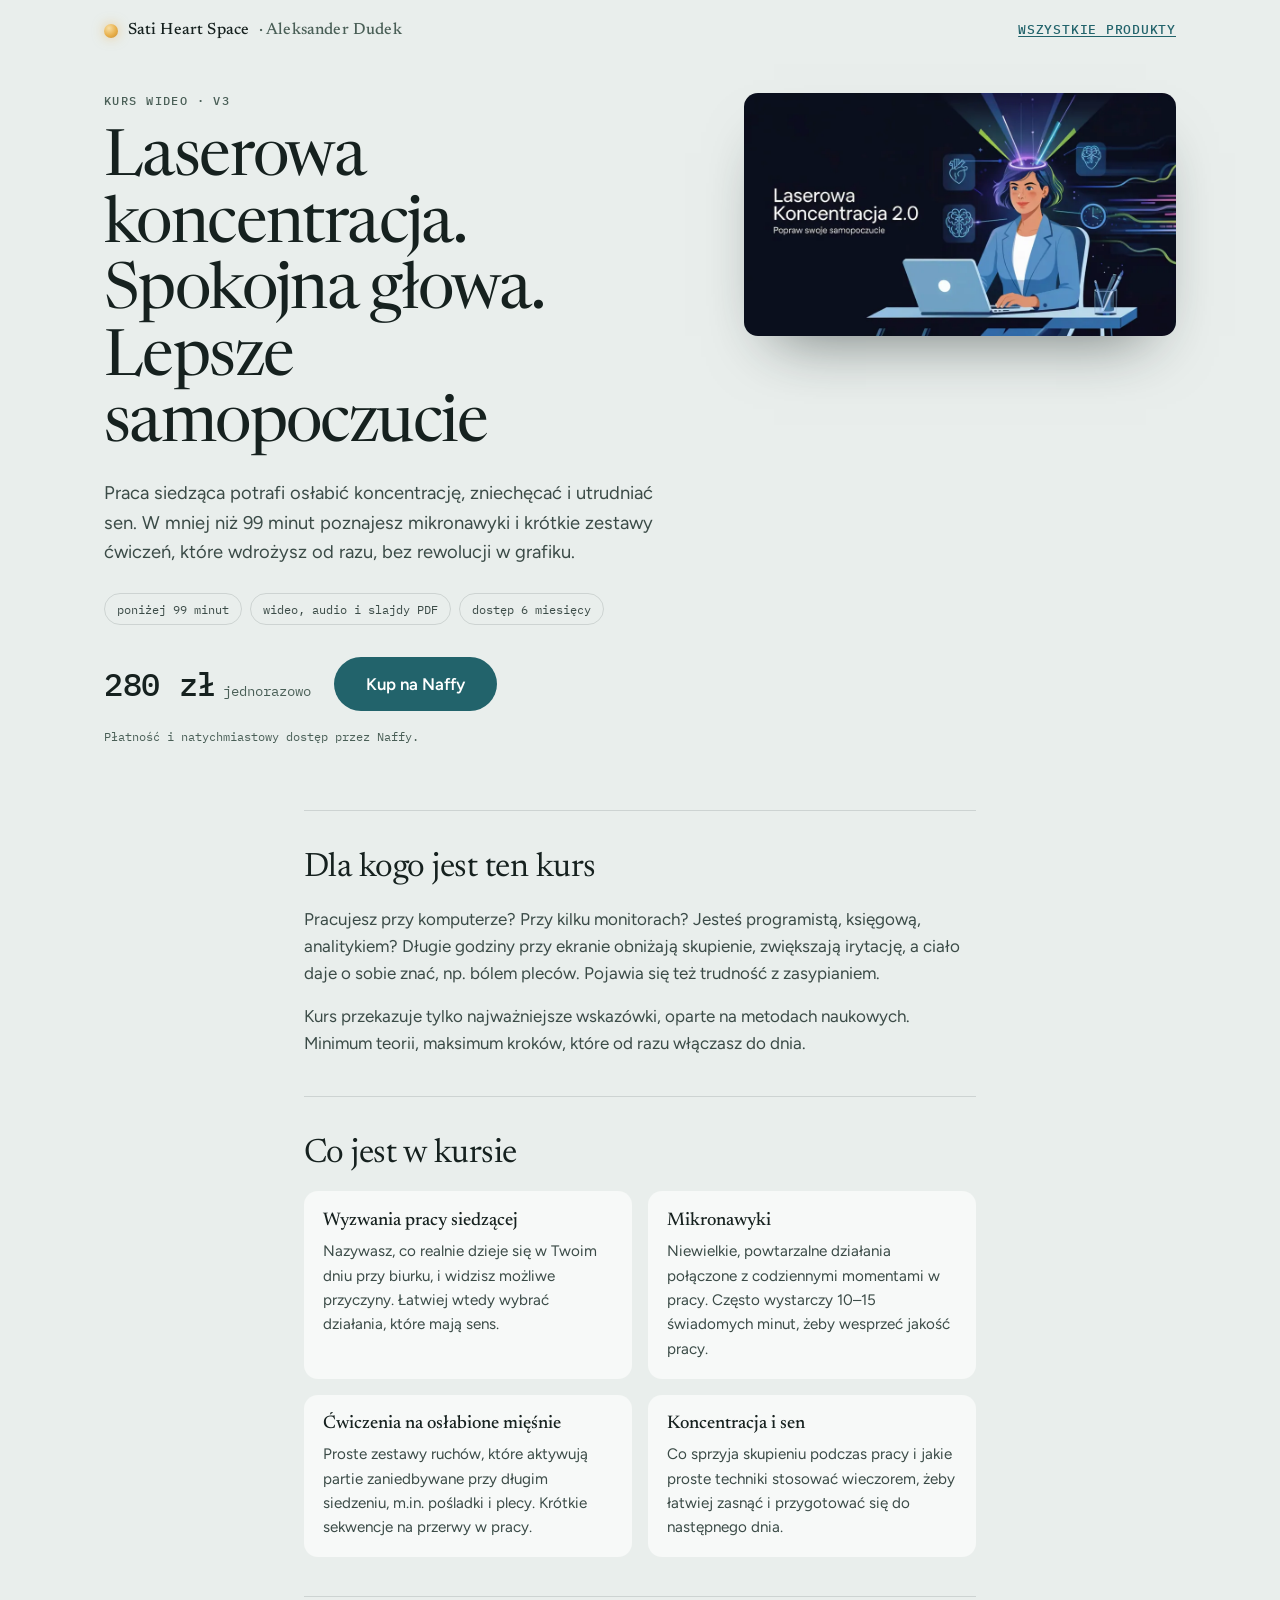
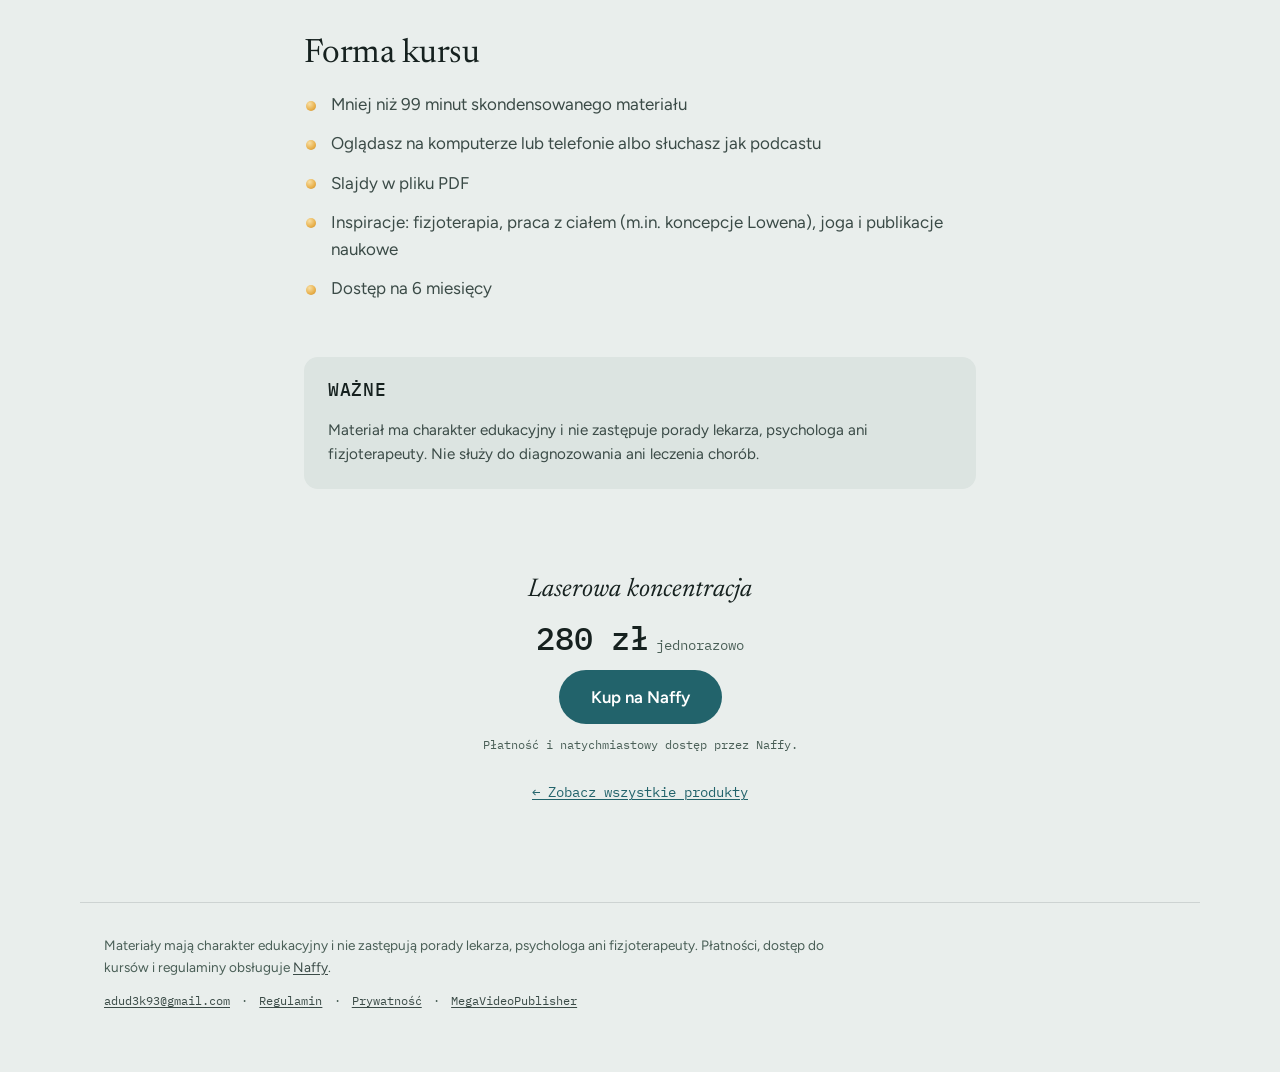
<file: laserowa-koncentracja/index.html>
<!doctype html>
<html lang="pl">
<head>
<!-- Google Tag Manager -->
<script>(function(w,d,s,l,i){w[l]=w[l]||[];w[l].push({'gtm.start':
new Date().getTime(),event:'gtm.js'});var f=d.getElementsByTagName(s)[0],
j=d.createElement(s),dl=l!='dataLayer'?'&l='+l:'';j.async=true;j.src=
'https://www.googletagmanager.com/gtm.js?id='+i+dl;f.parentNode.insertBefore(j,f);
})(window,document,'script','dataLayer','GTM-P4CSLTC9');</script>
<!-- End Google Tag Manager -->
<meta charset="utf-8">
<meta name="viewport" content="width=device-width,initial-scale=1">
<title>Laserowa koncentracja. Spokojna głowa. Lepsze samopoczucie – kurs wideo · v3 | Aleksander Dudek</title>
<meta name="description" content="Dla pracujących przy biurku: mikronawyki i krótkie ćwiczenia na skupienie, plecy i sen.">
<link rel="canonical" href="https://aleksanderdudek.github.io/laserowa-koncentracja/">
<meta property="og:type" content="website">
<meta property="og:locale" content="pl_PL">
<meta property="og:title" content="Laserowa koncentracja. Spokojna głowa. Lepsze samopoczucie – kurs wideo · v3 | Aleksander Dudek">
<meta property="og:description" content="Dla pracujących przy biurku: mikronawyki i krótkie ćwiczenia na skupienie, plecy i sen.">
<meta property="og:url" content="https://aleksanderdudek.github.io/laserowa-koncentracja/">
<meta property="og:image" content="https://aleksanderdudek.github.io/assets/img/laserowa-koncentracja.webp">
<meta name="theme-color" content="#E9EEEC">
<link rel="icon" href="data:image/svg+xml,<svg xmlns='http://www.w3.org/2000/svg' viewBox='0 0 32 32'><rect width='32' height='32' rx='8' fill='%2316211F'/><circle cx='16' cy='16' r='7' fill='%23E8B04B'/></svg>">
<link rel="preconnect" href="https://fonts.googleapis.com">
<link rel="preconnect" href="https://fonts.gstatic.com" crossorigin>
<link rel="stylesheet" href="https://fonts.googleapis.com/css2?family=Newsreader:ital,opsz,wght@0,6..72,300..600;1,6..72,300..500&family=Figtree:wght@400;500;600&family=IBM+Plex+Mono:wght@400;500&display=swap">
<link rel="stylesheet" href="/assets/site.css?v=2">
<script src="/assets/site.js?v=2" defer></script>
<script type="application/ld+json">{"@context": "https://schema.org", "@type": "Product", "name": "Laserowa koncentracja. Spokojna głowa. Lepsze samopoczucie", "description": "Dla pracujących przy biurku: mikronawyki i krótkie ćwiczenia na skupienie, plecy i sen.", "image": "https://aleksanderdudek.github.io/assets/img/laserowa-koncentracja.webp", "brand": {"@type": "Brand", "name": "Sati Heart Space"}, "offers": {"@type": "Offer", "url": "https://www.naffy.io/aleksander-dudek/laserowa-koncentracja-spokojna-glowa-lepsze-samopoczucie-v3-7D6", "price": "280.00", "priceCurrency": "PLN", "availability": "https://schema.org/InStock"}}</script>
</head>
<body class="page-product">
<!-- Google Tag Manager (noscript) -->
<noscript><iframe src="https://www.googletagmanager.com/ns.html?id=GTM-P4CSLTC9"
height="0" width="0" style="display:none;visibility:hidden"></iframe></noscript>
<!-- End Google Tag Manager (noscript) -->
<header class="masthead">
  <a class="brand" href="/"><span class="brand__dot" aria-hidden="true"></span>Sati Heart Space<span class="brand__by"> · Aleksander Dudek</span></a>
  <a class="masthead__link" href="/#oferta">Wszystkie produkty</a>
</header>
<main>
  <section class="phero">
    <div class="phero__copy">
      <p class="eyebrow">Kurs wideo · v3 </p>
      <h1 class="phero__title">Laserowa koncentracja. Spokojna głowa. Lepsze samopoczucie</h1>
      <p class="phero__lead">Praca siedząca potrafi osłabić koncentrację, zniechęcać i utrudniać sen. W mniej niż 99 minut poznajesz mikronawyki i krótkie zestawy ćwiczeń, które wdrożysz od razu, bez rewolucji w grafiku.</p>
      <ul class="facts"><li>poniżej 99 minut</li><li>wideo, audio i slajdy PDF</li><li>dostęp 6 miesięcy</li></ul>
      <div class="buy" id="kup">
        <span class="price price--big"><span class="price__value">280 zł</span><span class="price__note">jednorazowo</span></span>
        <a class="btn btn--big" href="https://www.naffy.io/aleksander-dudek/laserowa-koncentracja-spokojna-glowa-lepsze-samopoczucie-v3-7D6">Kup na Naffy</a>
        <p class="buy__after">Płatność i natychmiastowy dostęp przez Naffy.</p>
      </div>
    </div>
    <div class="phero__media">
      <img src="/assets/img/laserowa-koncentracja.webp" alt="Okładka kursu Laserowa koncentracja" style="object-position:30% 50%" decoding="async">
    </div>
  </section>

  <div class="prose">
<section class="sec"><h2 class="sec__title">Dla kogo jest ten kurs</h2><p>Pracujesz przy komputerze? Przy kilku monitorach? Jesteś programistą, księgową, analitykiem? Długie godziny przy ekranie obniżają skupienie, zwiększają irytację, a ciało daje o sobie znać, np. bólem pleców. Pojawia się też trudność z zasypianiem.</p><p>Kurs przekazuje tylko najważniejsze wskazówki, oparte na metodach naukowych. Minimum teorii, maksimum kroków, które od razu włączasz do dnia.</p></section>
<section class="sec"><h2 class="sec__title">Co jest w kursie</h2><div class="topics"><div class="topic"><h3>Wyzwania pracy siedzącej</h3><p>Nazywasz, co realnie dzieje się w Twoim dniu przy biurku, i widzisz możliwe przyczyny. Łatwiej wtedy wybrać działania, które mają sens.</p></div><div class="topic"><h3>Mikronawyki</h3><p>Niewielkie, powtarzalne działania połączone z codziennymi momentami w pracy. Często wystarczy 10–15 świadomych minut, żeby wesprzeć jakość pracy.</p></div><div class="topic"><h3>Ćwiczenia na osłabione mięśnie</h3><p>Proste zestawy ruchów, które aktywują partie zaniedbywane przy długim siedzeniu, m.in. pośladki i plecy. Krótkie sekwencje na przerwy w pracy.</p></div><div class="topic"><h3>Koncentracja i sen</h3><p>Co sprzyja skupieniu podczas pracy i jakie proste techniki stosować wieczorem, żeby łatwiej zasnąć i przygotować się do następnego dnia.</p></div></div></section>
<section class="sec"><h2 class="sec__title">Forma kursu</h2><ul class="dots"><li>Mniej niż 99 minut skondensowanego materiału</li><li>Oglądasz na komputerze lub telefonie albo słuchasz jak podcastu</li><li>Slajdy w pliku PDF</li><li>Inspiracje: fizjoterapia, praca z ciałem (m.in. koncepcje Lowena), joga i publikacje naukowe</li><li>Dostęp na 6 miesięcy</li></ul></section>
<aside class="sec note"><h2 class="sec__title">Ważne</h2><p>Materiał ma charakter edukacyjny i nie zastępuje porady lekarza, psychologa ani fizjoterapeuty. Nie służy do diagnozowania ani leczenia chorób.</p></aside>
  </div>

  <section class="closer" aria-label="Zakup">
    <p class="closer__name">Laserowa koncentracja</p>
    <span class="price price--big"><span class="price__value">280 zł</span><span class="price__note">jednorazowo</span></span>
    <a class="btn btn--big" href="https://www.naffy.io/aleksander-dudek/laserowa-koncentracja-spokojna-glowa-lepsze-samopoczucie-v3-7D6">Kup na Naffy</a>
    <p class="buy__after">Płatność i natychmiastowy dostęp przez Naffy.</p>
    <p class="closer__back"><a href="/#oferta">← Zobacz wszystkie produkty</a></p>
  </section>
</main>

<div class="buybar" aria-hidden="true">
  <span class="price"><span class="price__value">280 zł</span><span class="price__note">jednorazowo</span></span>
  <a class="btn btn--small" href="https://www.naffy.io/aleksander-dudek/laserowa-koncentracja-spokojna-glowa-lepsze-samopoczucie-v3-7D6" tabindex="-1">Kup na Naffy</a>
</div>
<footer class="footer">
  <p class="footer__legal">Materiały mają charakter edukacyjny i nie zastępują porady lekarza, psychologa ani fizjoterapeuty. Płatności, dostęp do kursów i regulaminy obsługuje <a href="https://www.naffy.io/aleksander-dudek">Naffy</a>.</p>
  <p class="footer__meta">
    <a href="mailto:adud3k93@gmail.com">adud3k93@gmail.com</a>
    <span aria-hidden="true">·</span>
    <a href="https://www.naffy.io/aleksander-dudek/terms">Regulamin</a>
    <span aria-hidden="true">·</span>
    <a href="https://www.naffy.io/aleksander-dudek/privacy">Prywatność</a>
    <span aria-hidden="true">·</span>
    <a href="/megavideopublisher/">MegaVideoPublisher</a>
  </p>
</footer>
</body>
</html>
</file>
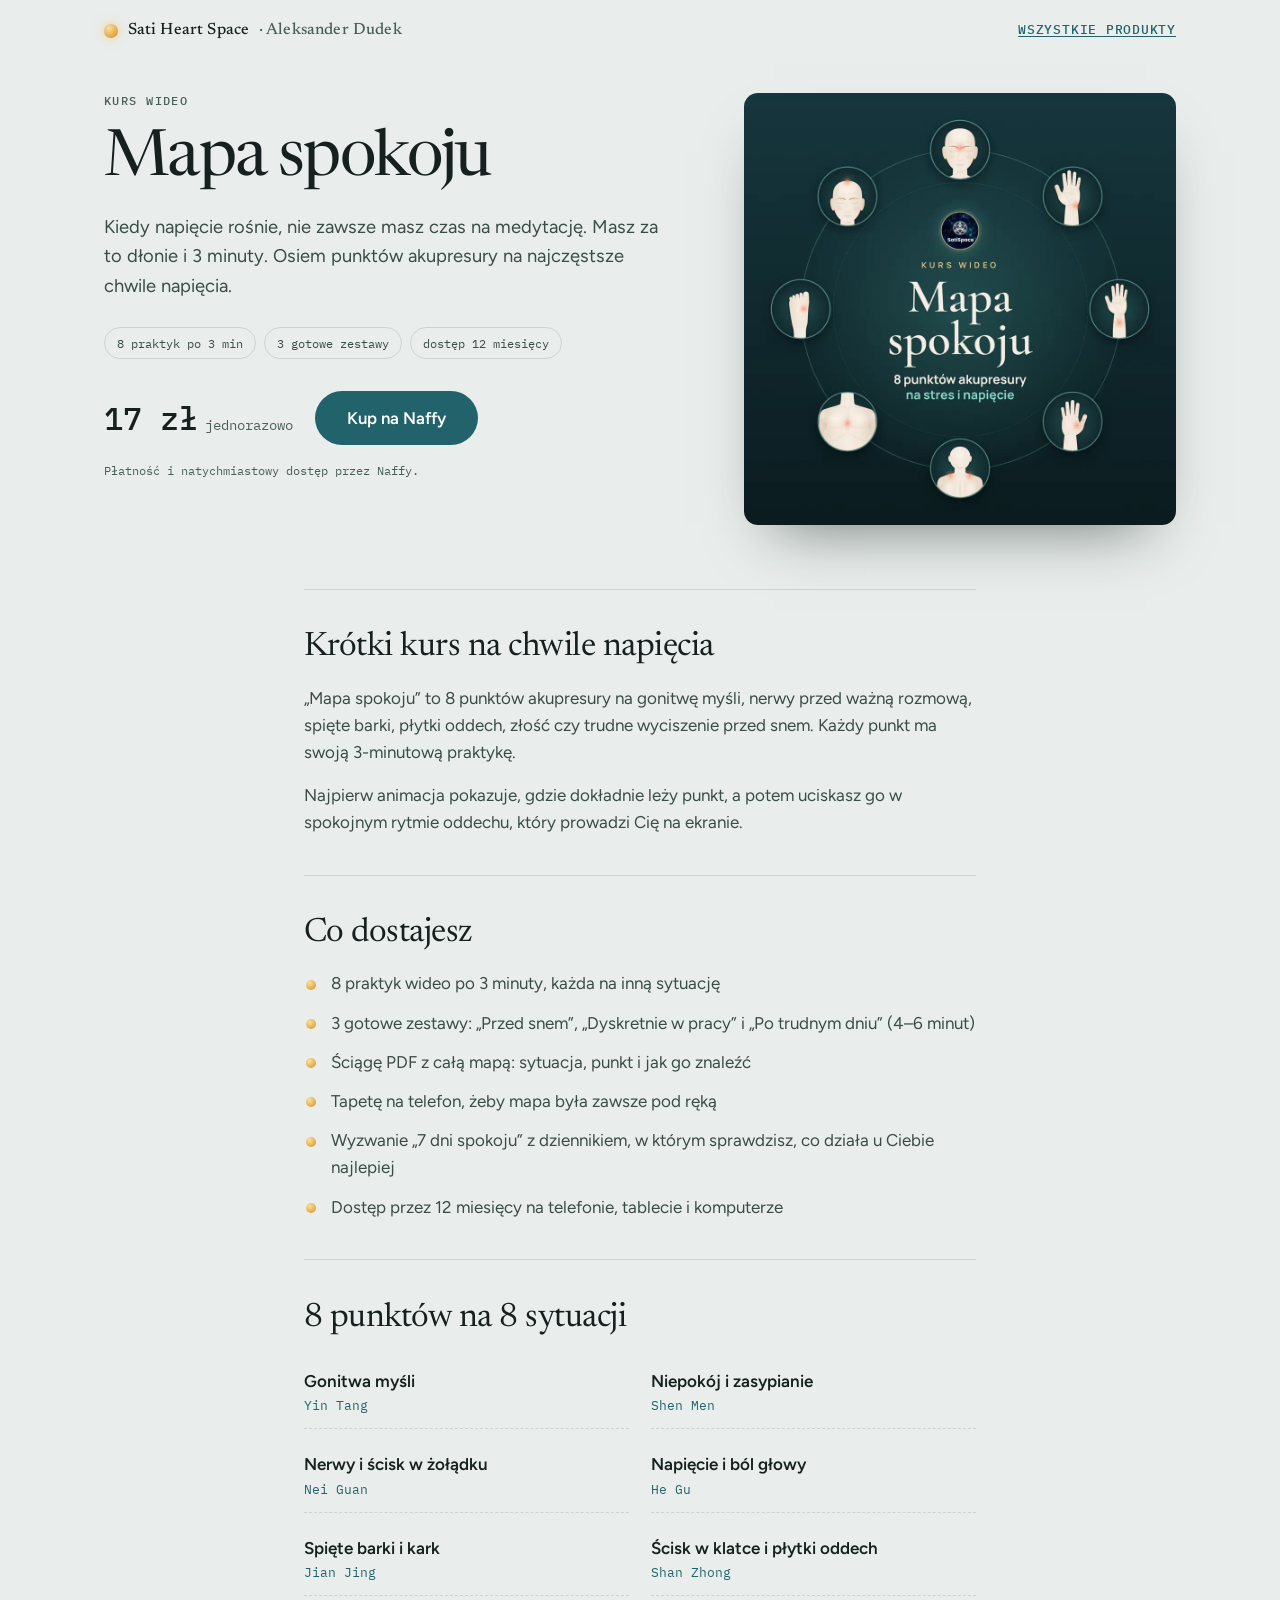
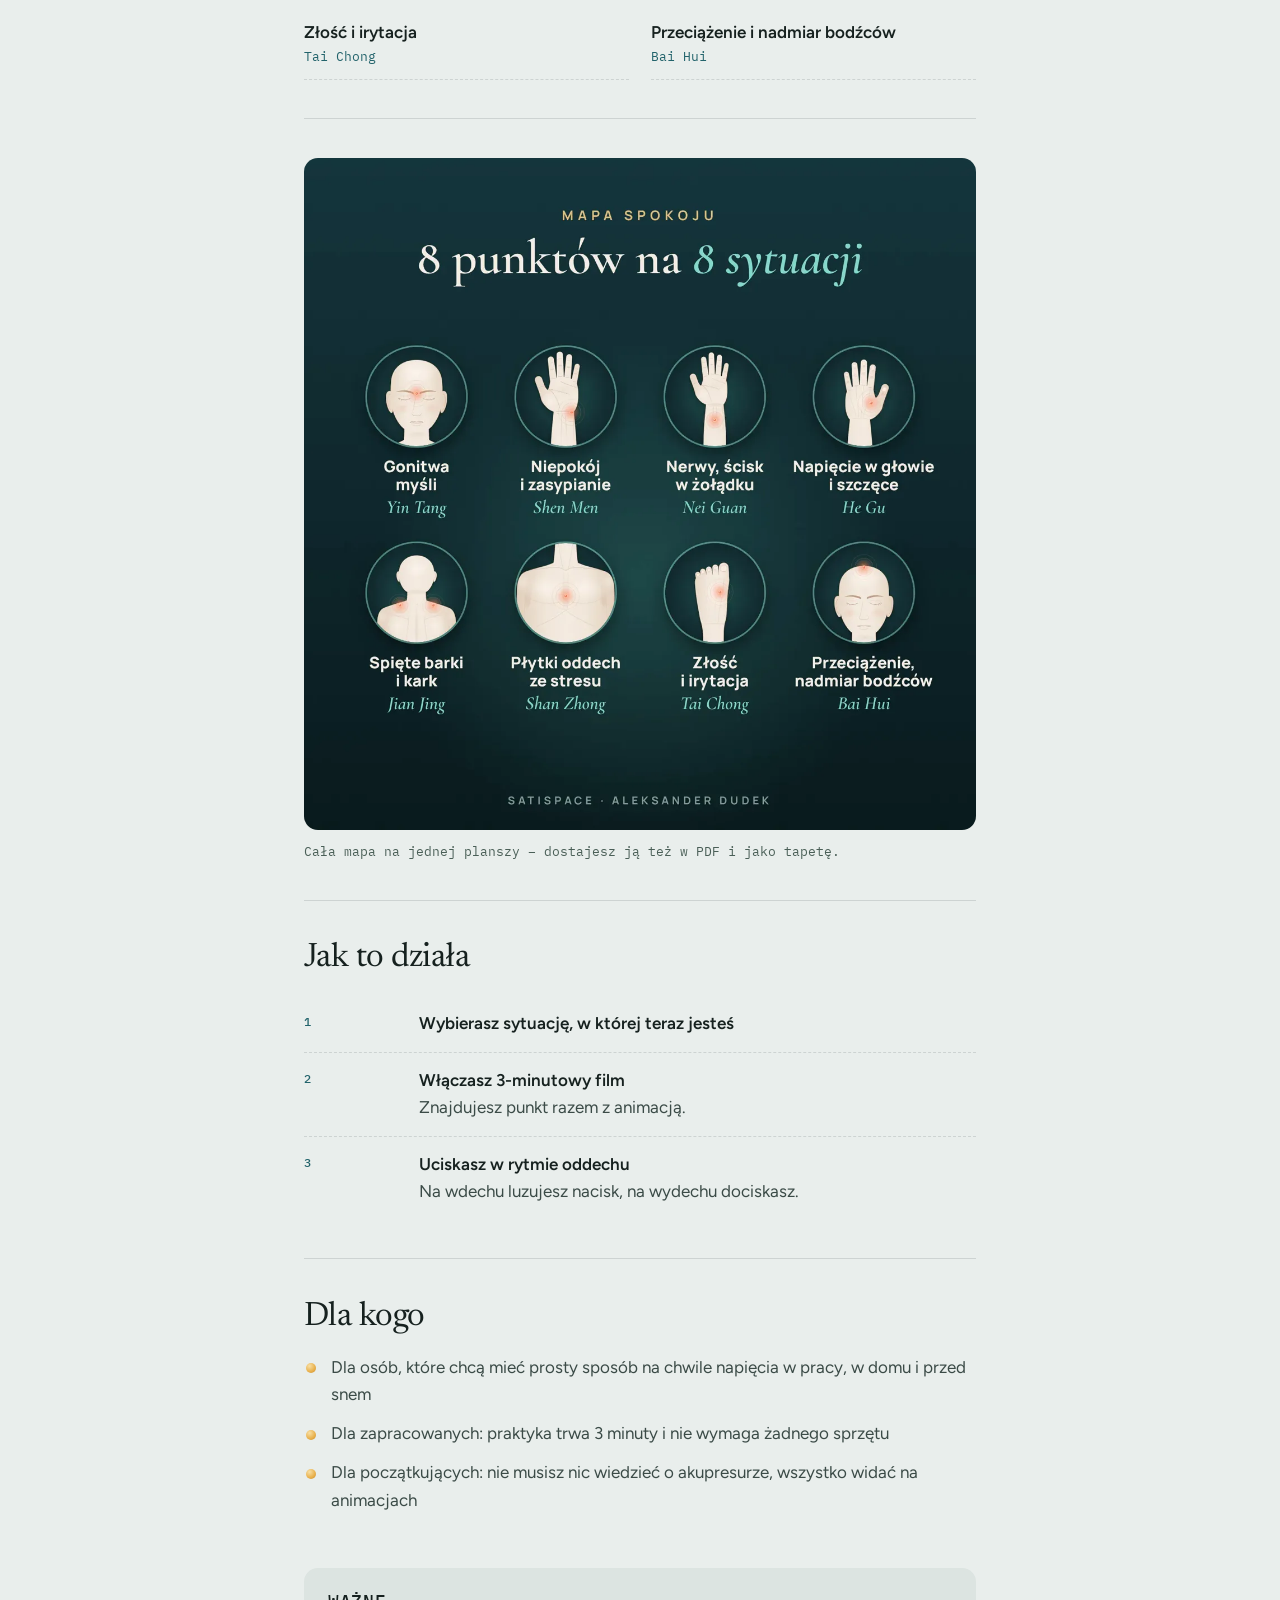
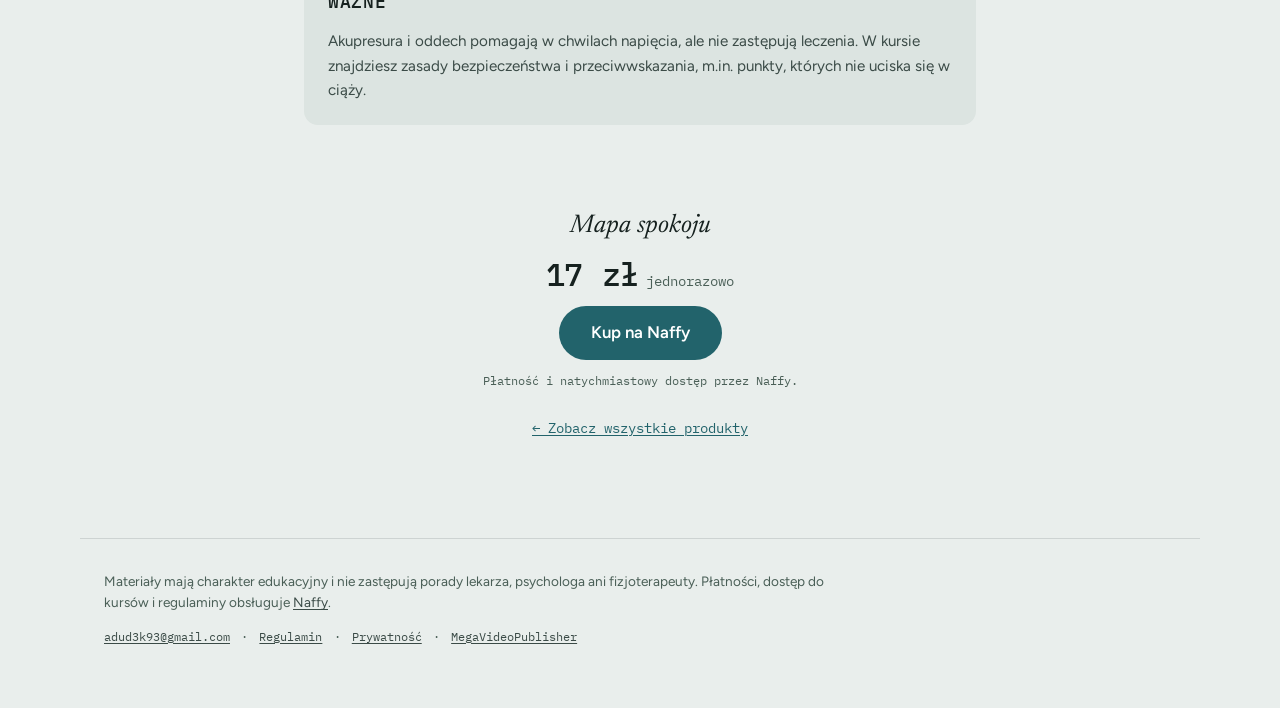
<file: mapa-spokoju/index.html>
<!doctype html>
<html lang="pl">
<head>
<!-- Google Tag Manager -->
<script>(function(w,d,s,l,i){w[l]=w[l]||[];w[l].push({'gtm.start':
new Date().getTime(),event:'gtm.js'});var f=d.getElementsByTagName(s)[0],
j=d.createElement(s),dl=l!='dataLayer'?'&l='+l:'';j.async=true;j.src=
'https://www.googletagmanager.com/gtm.js?id='+i+dl;f.parentNode.insertBefore(j,f);
})(window,document,'script','dataLayer','GTM-P4CSLTC9');</script>
<!-- End Google Tag Manager -->
<meta charset="utf-8">
<meta name="viewport" content="width=device-width,initial-scale=1">
<title>Mapa spokoju – kurs wideo | Aleksander Dudek</title>
<meta name="description" content="8 punktów akupresury na 8 sytuacji: gonitwę myśli, nerwy, spięte barki, trudne zasypianie.">
<link rel="canonical" href="https://aleksanderdudek.github.io/mapa-spokoju/">
<meta property="og:type" content="website">
<meta property="og:locale" content="pl_PL">
<meta property="og:title" content="Mapa spokoju – kurs wideo | Aleksander Dudek">
<meta property="og:description" content="8 punktów akupresury na 8 sytuacji: gonitwę myśli, nerwy, spięte barki, trudne zasypianie.">
<meta property="og:url" content="https://aleksanderdudek.github.io/mapa-spokoju/">
<meta property="og:image" content="https://aleksanderdudek.github.io/assets/img/mapa-spokoju.webp">
<meta name="theme-color" content="#E9EEEC">
<link rel="icon" href="data:image/svg+xml,<svg xmlns='http://www.w3.org/2000/svg' viewBox='0 0 32 32'><rect width='32' height='32' rx='8' fill='%2316211F'/><circle cx='16' cy='16' r='7' fill='%23E8B04B'/></svg>">
<link rel="preconnect" href="https://fonts.googleapis.com">
<link rel="preconnect" href="https://fonts.gstatic.com" crossorigin>
<link rel="stylesheet" href="https://fonts.googleapis.com/css2?family=Newsreader:ital,opsz,wght@0,6..72,300..600;1,6..72,300..500&family=Figtree:wght@400;500;600&family=IBM+Plex+Mono:wght@400;500&display=swap">
<link rel="stylesheet" href="/assets/site.css?v=2">
<script src="/assets/site.js?v=2" defer></script>
<script type="application/ld+json">{"@context": "https://schema.org", "@type": "Product", "name": "Mapa spokoju", "description": "8 punktów akupresury na 8 sytuacji: gonitwę myśli, nerwy, spięte barki, trudne zasypianie.", "image": "https://aleksanderdudek.github.io/assets/img/mapa-spokoju.webp", "brand": {"@type": "Brand", "name": "Sati Heart Space"}, "offers": {"@type": "Offer", "url": "https://www.naffy.io/aleksander-dudek/mapa-spokoju-kurs-video-online-u0h", "price": "17.00", "priceCurrency": "PLN", "availability": "https://schema.org/InStock"}}</script>
</head>
<body class="page-product">
<!-- Google Tag Manager (noscript) -->
<noscript><iframe src="https://www.googletagmanager.com/ns.html?id=GTM-P4CSLTC9"
height="0" width="0" style="display:none;visibility:hidden"></iframe></noscript>
<!-- End Google Tag Manager (noscript) -->
<header class="masthead">
  <a class="brand" href="/"><span class="brand__dot" aria-hidden="true"></span>Sati Heart Space<span class="brand__by"> · Aleksander Dudek</span></a>
  <a class="masthead__link" href="/#oferta">Wszystkie produkty</a>
</header>
<main>
  <section class="phero">
    <div class="phero__copy">
      <p class="eyebrow">Kurs wideo </p>
      <h1 class="phero__title">Mapa spokoju</h1>
      <p class="phero__lead">Kiedy napięcie rośnie, nie zawsze masz czas na medytację. Masz za to dłonie i 3 minuty. Osiem punktów akupresury na najczęstsze chwile napięcia.</p>
      <ul class="facts"><li>8 praktyk po 3 min</li><li>3 gotowe zestawy</li><li>dostęp 12 miesięcy</li></ul>
      <div class="buy" id="kup">
        <span class="price price--big"><span class="price__value">17 zł</span><span class="price__note">jednorazowo</span></span>
        <a class="btn btn--big" href="https://www.naffy.io/aleksander-dudek/mapa-spokoju-kurs-video-online-u0h">Kup na Naffy</a>
        <p class="buy__after">Płatność i natychmiastowy dostęp przez Naffy.</p>
      </div>
    </div>
    <div class="phero__media">
      <img src="/assets/img/mapa-spokoju.webp" alt="Okładka kursu Mapa spokoju: 8 punktów akupresury" style="object-position:50% 50%" decoding="async">
    </div>
  </section>

  <div class="prose">
<section class="sec"><h2 class="sec__title">Krótki kurs na chwile napięcia</h2><p>„Mapa spokoju” to 8 punktów akupresury na gonitwę myśli, nerwy przed ważną rozmową, spięte barki, płytki oddech, złość czy trudne wyciszenie przed snem. Każdy punkt ma swoją 3-minutową praktykę.</p><p>Najpierw animacja pokazuje, gdzie dokładnie leży punkt, a potem uciskasz go w spokojnym rytmie oddechu, który prowadzi Cię na ekranie.</p></section>
<section class="sec"><h2 class="sec__title">Co dostajesz</h2><ul class="dots"><li>8 praktyk wideo po 3 minuty, każda na inną sytuację</li><li>3 gotowe zestawy: „Przed snem”, „Dyskretnie w pracy” i „Po trudnym dniu” (4–6 minut)</li><li>Ściągę PDF z całą mapą: sytuacja, punkt i jak go znaleźć</li><li>Tapetę na telefon, żeby mapa była zawsze pod ręką</li><li>Wyzwanie „7 dni spokoju” z dziennikiem, w którym sprawdzisz, co działa u Ciebie najlepiej</li><li>Dostęp przez 12 miesięcy na telefonie, tablecie i komputerze</li></ul></section>
<section class="sec"><h2 class="sec__title">8 punktów na 8 sytuacji</h2><dl class="pairs"><div><dt>Gonitwa myśli</dt><dd>Yin Tang</dd></div><div><dt>Niepokój i zasypianie</dt><dd>Shen Men</dd></div><div><dt>Nerwy i ścisk w żołądku</dt><dd>Nei Guan</dd></div><div><dt>Napięcie i ból głowy</dt><dd>He Gu</dd></div><div><dt>Spięte barki i kark</dt><dd>Jian Jing</dd></div><div><dt>Ścisk w klatce i płytki oddech</dt><dd>Shan Zhong</dd></div><div><dt>Złość i irytacja</dt><dd>Tai Chong</dd></div><div><dt>Przeciążenie i nadmiar bodźców</dt><dd>Bai Hui</dd></div></dl></section>
<figure class="sec figure"><img src="/assets/img/mapa-spokoju-punkty.webp" alt="Plansza z kursu: 8 punktów akupresury przypisanych do 8 sytuacji" loading="lazy" decoding="async"><figcaption>Cała mapa na jednej planszy – dostajesz ją też w PDF i jako tapetę.</figcaption></figure>
<section class="sec"><h2 class="sec__title">Jak to działa</h2><ol class="steps"><li class="step"><span class="step__num">1</span><span class="step__text"><strong>Wybierasz sytuację, w której teraz jesteś</strong></span></li><li class="step"><span class="step__num">2</span><span class="step__text"><strong>Włączasz 3-minutowy film</strong><span class="step__detail">Znajdujesz punkt razem z animacją.</span></span></li><li class="step"><span class="step__num">3</span><span class="step__text"><strong>Uciskasz w rytmie oddechu</strong><span class="step__detail">Na wdechu luzujesz nacisk, na wydechu dociskasz.</span></span></li></ol></section>
<section class="sec"><h2 class="sec__title">Dla kogo</h2><ul class="dots"><li>Dla osób, które chcą mieć prosty sposób na chwile napięcia w pracy, w domu i przed snem</li><li>Dla zapracowanych: praktyka trwa 3 minuty i nie wymaga żadnego sprzętu</li><li>Dla początkujących: nie musisz nic wiedzieć o akupresurze, wszystko widać na animacjach</li></ul></section>
<aside class="sec note"><h2 class="sec__title">Ważne</h2><p>Akupresura i oddech pomagają w chwilach napięcia, ale nie zastępują leczenia. W kursie znajdziesz zasady bezpieczeństwa i przeciwwskazania, m.in. punkty, których nie uciska się w ciąży.</p></aside>
  </div>

  <section class="closer" aria-label="Zakup">
    <p class="closer__name">Mapa spokoju</p>
    <span class="price price--big"><span class="price__value">17 zł</span><span class="price__note">jednorazowo</span></span>
    <a class="btn btn--big" href="https://www.naffy.io/aleksander-dudek/mapa-spokoju-kurs-video-online-u0h">Kup na Naffy</a>
    <p class="buy__after">Płatność i natychmiastowy dostęp przez Naffy.</p>
    <p class="closer__back"><a href="/#oferta">← Zobacz wszystkie produkty</a></p>
  </section>
</main>

<div class="buybar" aria-hidden="true">
  <span class="price"><span class="price__value">17 zł</span><span class="price__note">jednorazowo</span></span>
  <a class="btn btn--small" href="https://www.naffy.io/aleksander-dudek/mapa-spokoju-kurs-video-online-u0h" tabindex="-1">Kup na Naffy</a>
</div>
<footer class="footer">
  <p class="footer__legal">Materiały mają charakter edukacyjny i nie zastępują porady lekarza, psychologa ani fizjoterapeuty. Płatności, dostęp do kursów i regulaminy obsługuje <a href="https://www.naffy.io/aleksander-dudek">Naffy</a>.</p>
  <p class="footer__meta">
    <a href="mailto:adud3k93@gmail.com">adud3k93@gmail.com</a>
    <span aria-hidden="true">·</span>
    <a href="https://www.naffy.io/aleksander-dudek/terms">Regulamin</a>
    <span aria-hidden="true">·</span>
    <a href="https://www.naffy.io/aleksander-dudek/privacy">Prywatność</a>
    <span aria-hidden="true">·</span>
    <a href="/megavideopublisher/">MegaVideoPublisher</a>
  </p>
</footer>
</body>
</html>
</file>
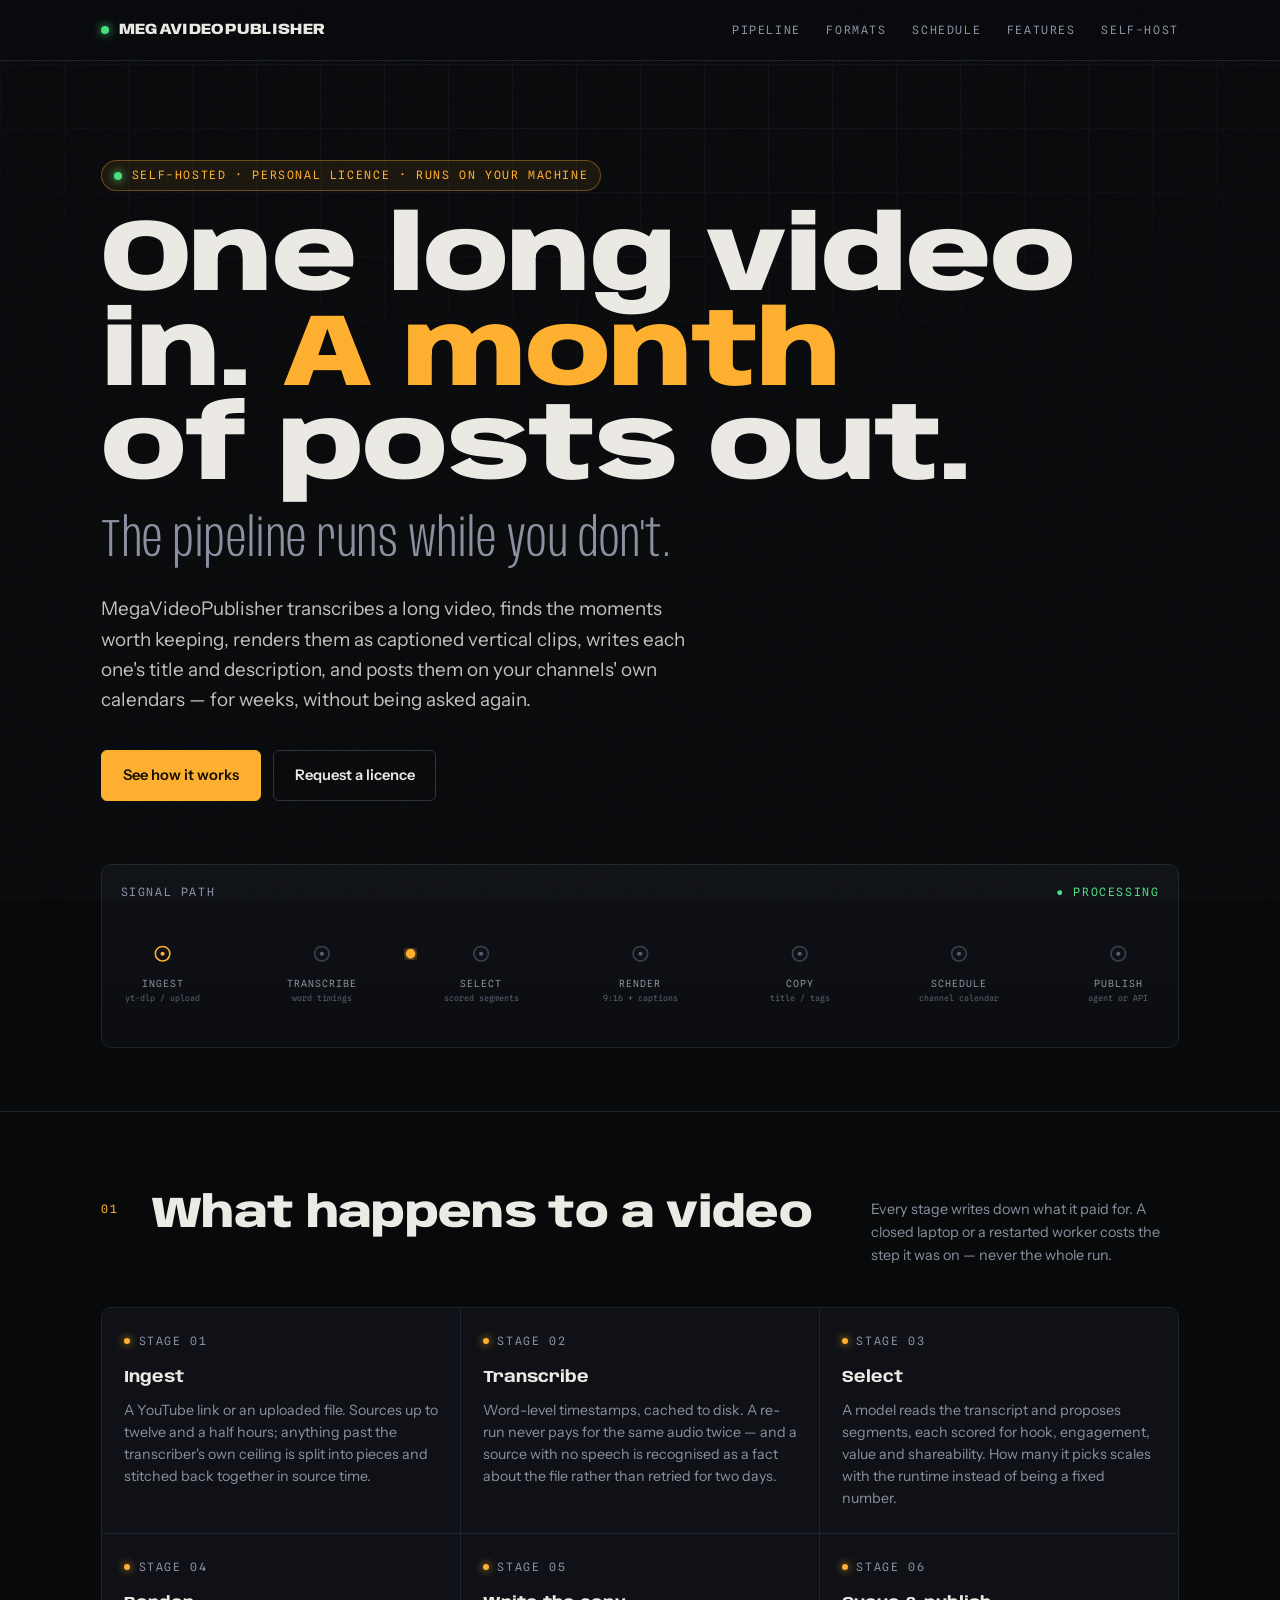
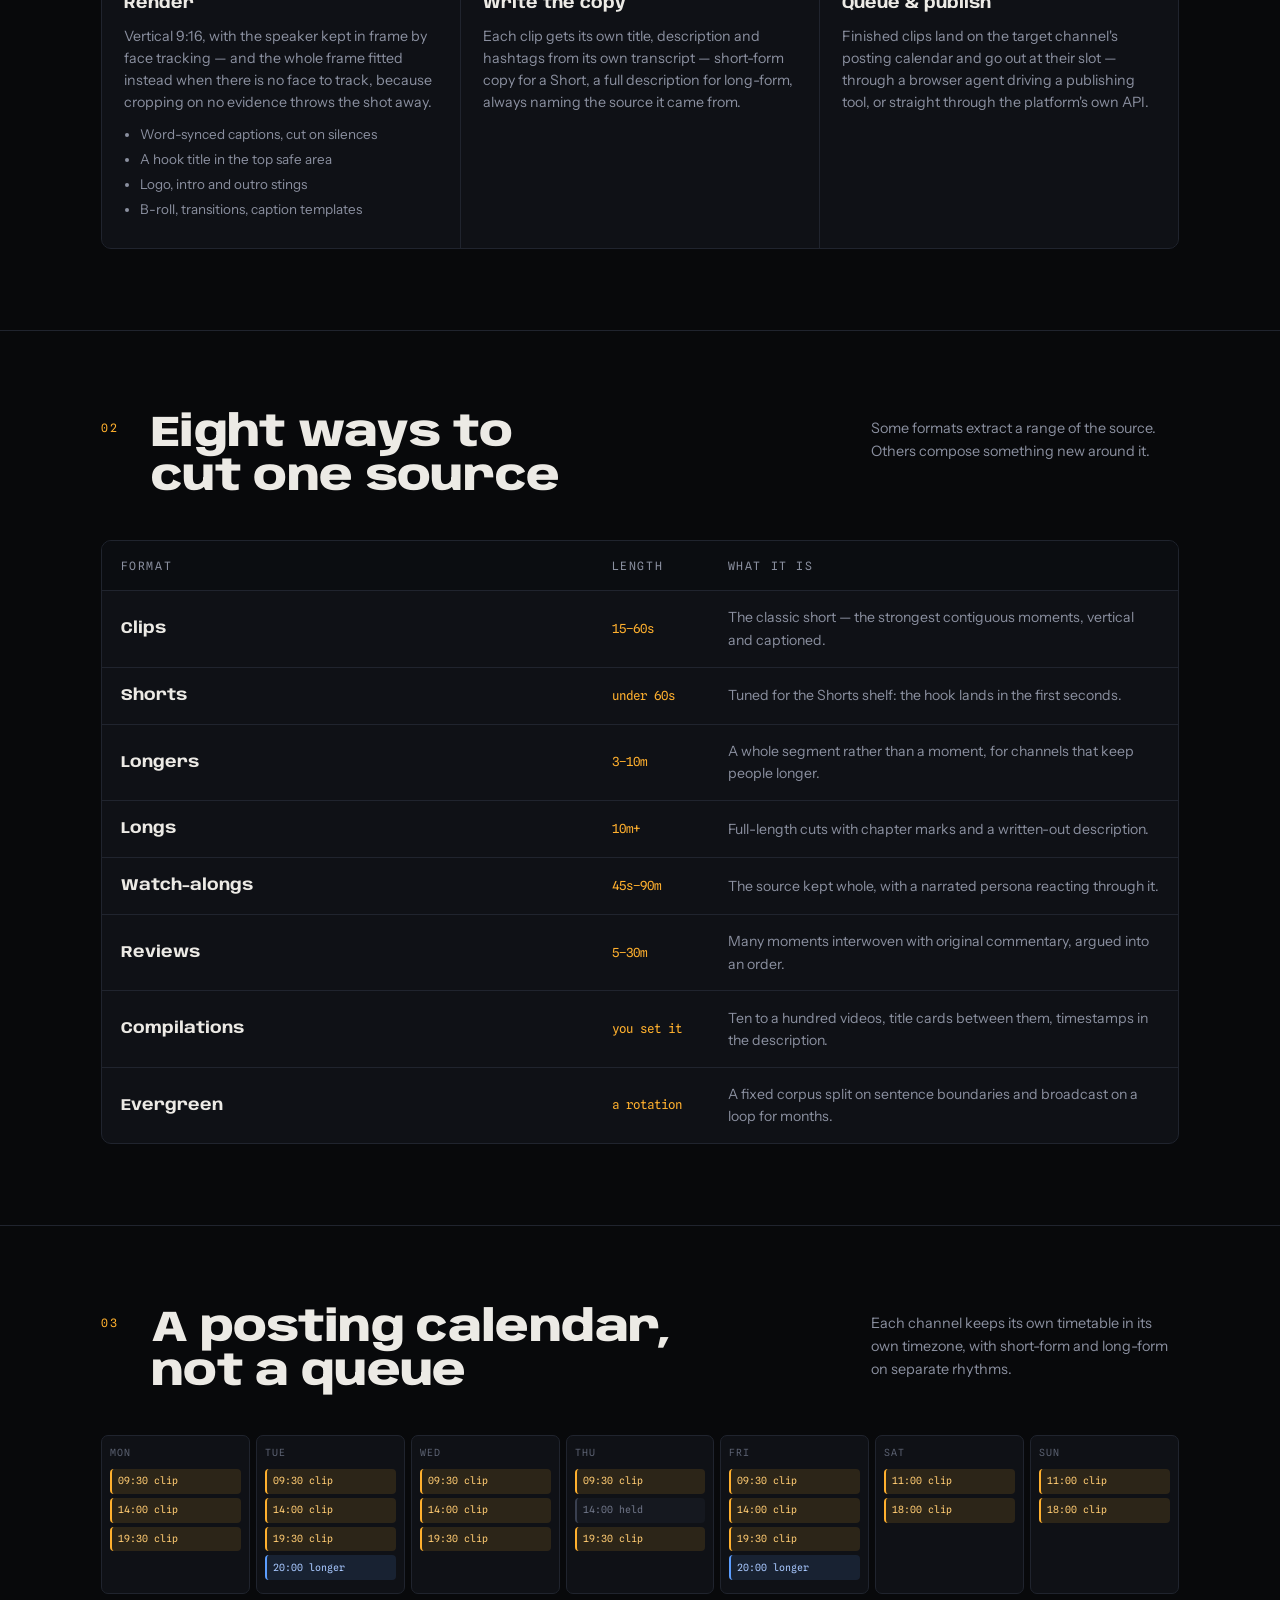
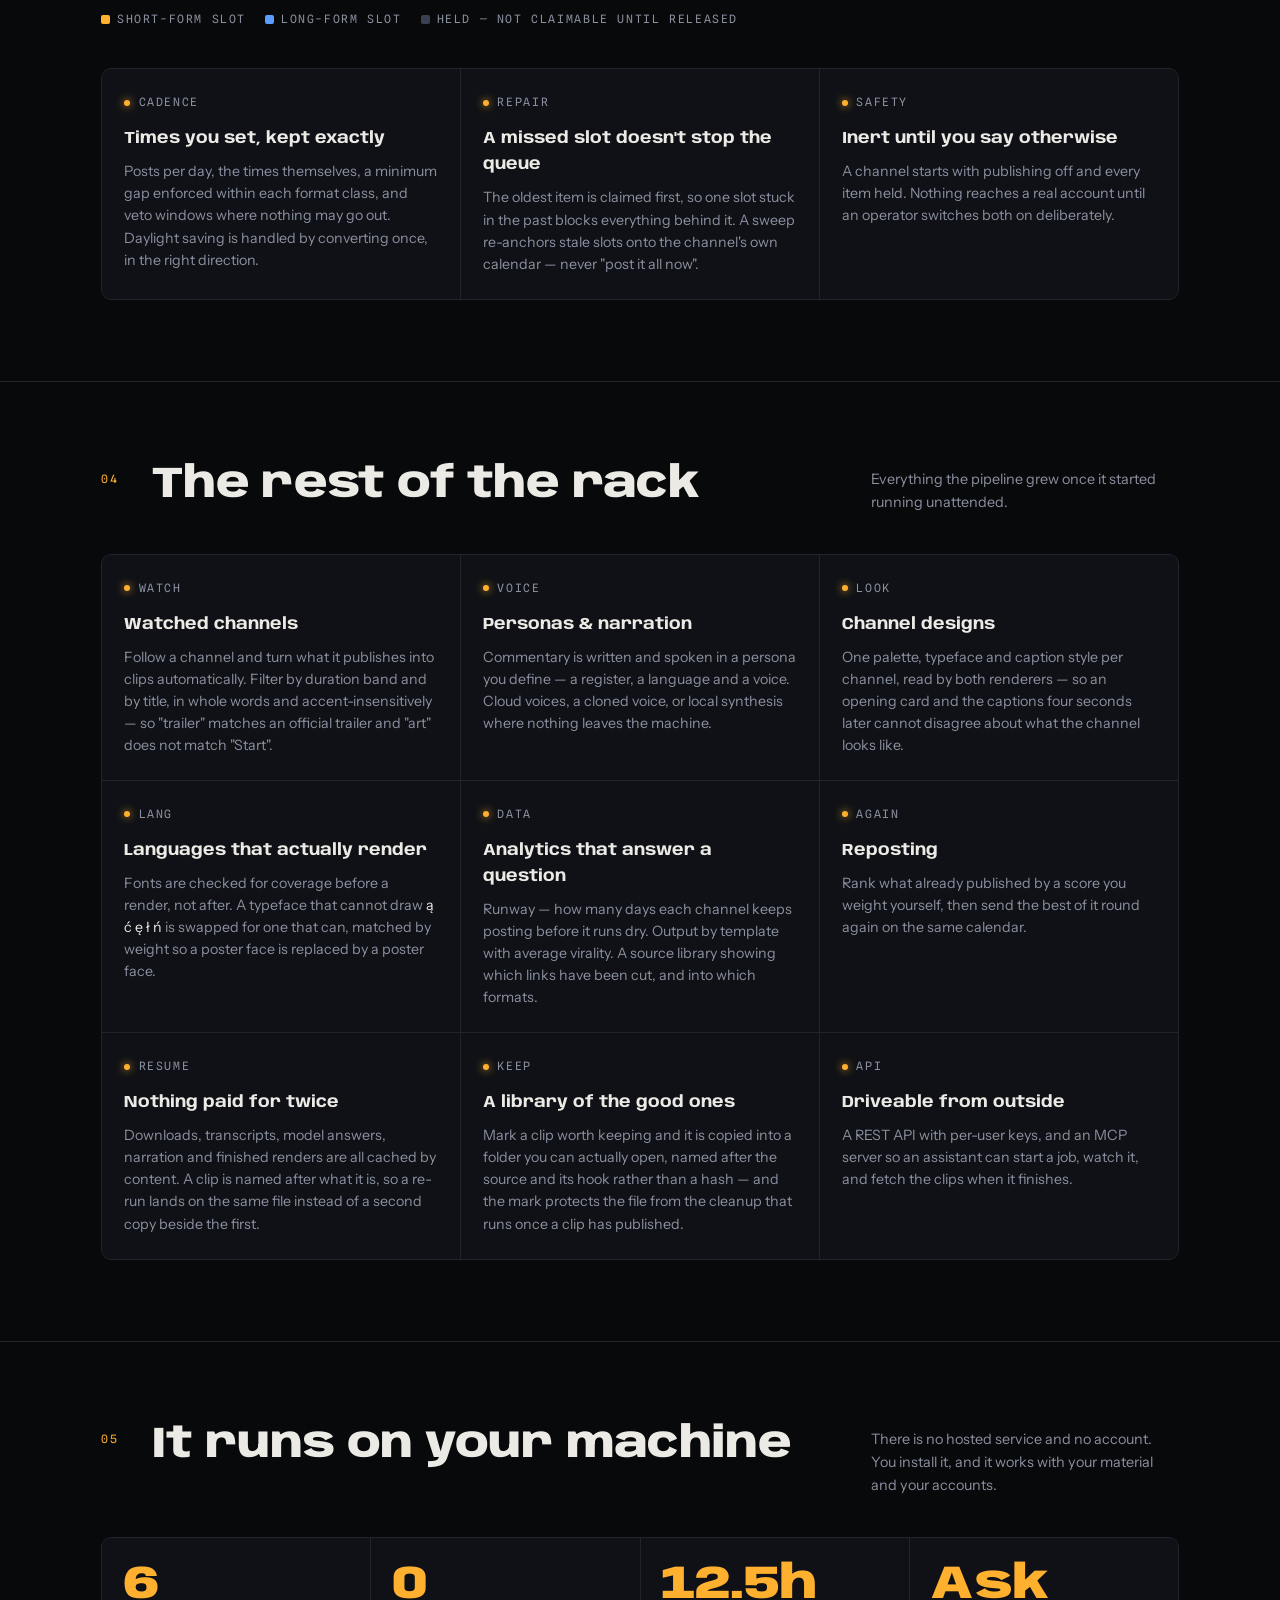
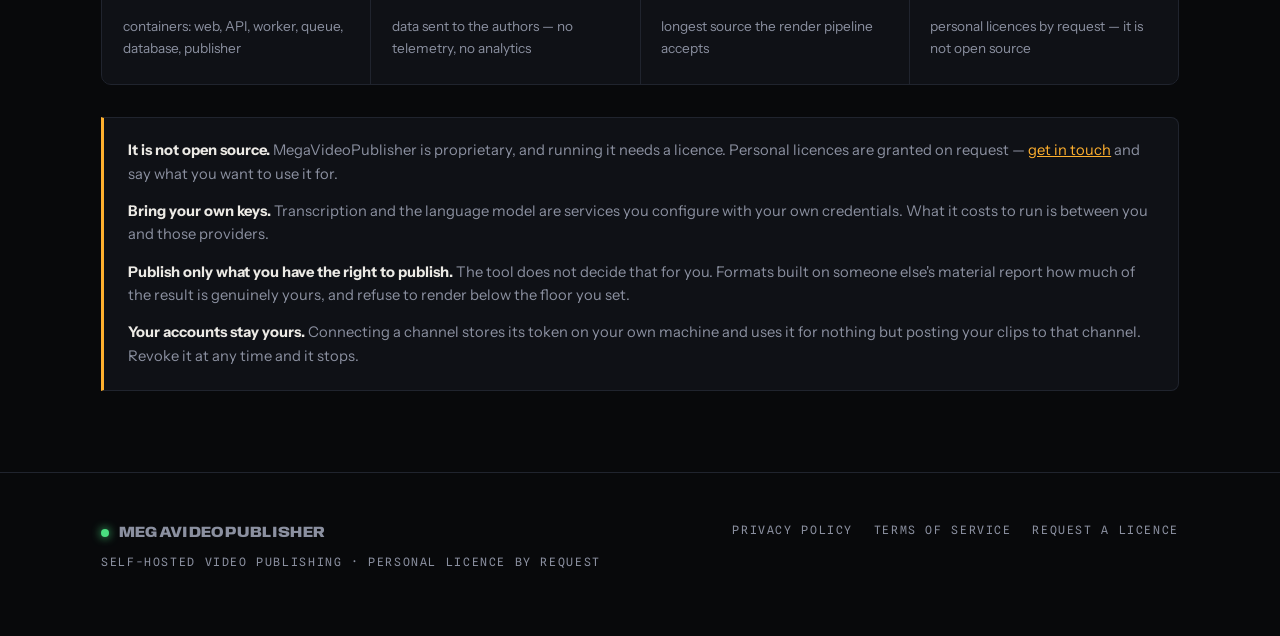
<file: megavideopublisher/index.html>
<!doctype html>
<html lang="en">
<head>
<meta charset="utf-8">
<meta name="viewport" content="width=device-width,initial-scale=1">
<title>MegaVideoPublisher — one long video in, a month of posts out</title>
<meta name="description" content="Self-hosted video pipeline: transcribe a long video, cut it into short clips, write the copy, and post them on a schedule across your channels. Open source, runs on your own machine.">
<link rel="icon" href="data:image/svg+xml,<svg xmlns='http://www.w3.org/2000/svg' viewBox='0 0 32 32'><rect width='32' height='32' rx='6' fill='%230a0b0d'/><circle cx='16' cy='16' r='6' fill='%23ffb02e'/></svg>">
<link rel="preconnect" href="https://fonts.googleapis.com">
<link rel="preconnect" href="https://fonts.gstatic.com" crossorigin>
<link href="https://fonts.googleapis.com/css2?family=Anybody:wdth,wght@75..125,400..900&family=Instrument+Sans:wght@400;500;600&family=Spline+Sans+Mono:wght@400;500;600&display=swap" rel="stylesheet">
<style>
  :root{
    --ink:#08090b;
    --panel:#0f1116;
    --panel-2:#14171e;
    --line:#20242e;
    --line-hot:#2d323f;
    --amber:#ffb02e;
    --blue:#5b9dff;
    --phos:#4ade80;
    --text:#eceae5;
    --dim:#8b90a0;
    --display:"Anybody","Arial Narrow",sans-serif;
    --body:"Instrument Sans",-apple-system,sans-serif;
    --mono:"Spline Sans Mono",ui-monospace,monospace;
    --gutter:clamp(1.25rem,4vw,4rem);
  }
  *{box-sizing:border-box}
  html{scroll-behavior:smooth}
  body{
    margin:0; background:var(--ink); color:var(--text);
    font-family:var(--body); font-size:16px; line-height:1.6;
    -webkit-font-smoothing:antialiased;
    overflow-x:hidden;
  }
  /* Hairline engineering grid, faded off at the bottom, so the ground has
     depth instead of being a flat fill. */
  body::before{
    content:""; position:fixed; inset:0; z-index:0; pointer-events:none;
    background-image:
      linear-gradient(var(--line) 1px,transparent 1px),
      linear-gradient(90deg,var(--line) 1px,transparent 1px);
    background-size:64px 64px;
    opacity:.35;
    mask-image:radial-gradient(ellipse 120% 80% at 50% 0%,#000 20%,transparent 75%);
    -webkit-mask-image:radial-gradient(ellipse 120% 80% at 50% 0%,#000 20%,transparent 75%);
  }
  /* Grain. Large dark areas band badly on a phone without it. */
  body::after{
    content:""; position:fixed; inset:0; z-index:999; pointer-events:none; opacity:.035;
    background-image:url("data:image/svg+xml,%3Csvg xmlns='http://www.w3.org/2000/svg' width='140' height='140'%3E%3Cfilter id='n'%3E%3CfeTurbulence type='fractalNoise' baseFrequency='.85' numOctaves='3'/%3E%3C/filter%3E%3Crect width='140' height='140' filter='url(%23n)'/%3E%3C/svg%3E");
  }
  main,header,footer{position:relative;z-index:1}
  a{color:inherit}
  .wrap{max-width:1180px;margin:0 auto;padding:0 var(--gutter)}

  .mono{font-family:var(--mono);font-size:.72rem;letter-spacing:.14em;text-transform:uppercase}
  .dim{color:var(--dim)}

  /* ---------- nav ---------- */
  header{position:sticky;top:0;z-index:50;backdrop-filter:blur(14px);
    background:color-mix(in srgb,var(--ink) 82%,transparent);
    border-bottom:1px solid var(--line)}
  .nav{display:flex;align-items:center;gap:1.5rem;height:60px}
  .brand{display:flex;align-items:center;gap:.6rem;font-family:var(--display);
    font-variation-settings:"wdth" 112,"wght" 800;font-size:.95rem;letter-spacing:.02em;
    text-decoration:none;white-space:nowrap}
  .led{width:8px;height:8px;border-radius:50%;background:var(--phos);
    box-shadow:0 0 10px var(--phos);animation:pulse 2.6s ease-in-out infinite;flex:none}
  @keyframes pulse{0%,100%{opacity:1}50%{opacity:.28}}
  .nav-links{margin-left:auto;display:flex;gap:1.6rem}
  .nav-links a{text-decoration:none;color:var(--dim);transition:color .2s}
  .nav-links a:hover{color:var(--amber)}
  @media(max-width:760px){.nav-links{display:none}}

  /* ---------- hero ---------- */
  /* padding-BLOCK, not the shorthand. `.hero` sits on the same element as
     `.wrap`, so `padding: X 0 Y` overwrote the horizontal gutter with 0 --
     which flushed the hero to the viewport edge on a phone and left it
     misaligned with the header on a desktop. */
  .hero{padding-block:clamp(3.5rem,11vh,7rem) clamp(2.5rem,7vh,4.5rem)}
  /* Wraps. An inline-flex holding a long letter-spaced string sets a large
     min-content width and pushed the whole hero past a 390px viewport. */
  .eyebrow{display:inline-flex;flex-wrap:wrap;max-width:100%;align-items:center;gap:.6rem;color:var(--amber);
    border:1px solid color-mix(in srgb,var(--amber) 35%,transparent);
    padding:.34rem .75rem;border-radius:99px;
    background:color-mix(in srgb,var(--amber) 8%,transparent)}
  h1{
    font-family:var(--display);
    font-size:clamp(1.95rem,8.6vw,6.4rem);
    line-height:.92; letter-spacing:-.02em; margin:1.5rem 0 0;
    font-variation-settings:"wdth" 118,"wght" 850;
    text-wrap:balance;
  }
  /* The width axis is the thing that overflows a phone, not the point size:
     at wdth 118 a fourteen-character line is wider than 350px however small
     the type gets. Narrow the face instead of shrinking it to nothing. */
  @media(max-width:560px){
    h1{font-variation-settings:"wdth" 96,"wght" 850}
    .brand{font-variation-settings:"wdth" 100,"wght" 800}
    .eyebrow{letter-spacing:.08em;font-size:.66rem}
  }
  h1 .thin{
    display:block;
    font-variation-settings:"wdth" 78,"wght" 300;
    color:var(--dim); font-size:.52em; letter-spacing:.01em; margin-top:.35em;
  }
  h1 em{font-style:normal;color:var(--amber)}
  .lede{max-width:46ch;margin:1.8rem 0 0;font-size:clamp(1rem,1.7vw,1.18rem);color:#c5c3bd}
  .cta-row{display:flex;flex-wrap:wrap;gap:.75rem;margin-top:2.2rem}
  .btn{display:inline-flex;align-items:center;gap:.5rem;padding:.78rem 1.3rem;
    border-radius:6px;text-decoration:none;font-weight:600;font-size:.92rem;
    border:1px solid var(--line-hot);transition:transform .18s,background .18s,border-color .18s}
  .btn:hover{transform:translateY(-2px)}
  .btn-a{background:var(--amber);color:#140d00;border-color:var(--amber)}
  .btn-a:hover{background:#ffc257}
  .btn-b{background:transparent;color:var(--text)}
  .btn-b:hover{border-color:var(--amber);color:var(--amber)}

  /* ---------- signal path ---------- */
  .signal{margin-top:clamp(3rem,7vh,5rem);border:1px solid var(--line);
    border-radius:10px;background:linear-gradient(180deg,var(--panel),#0b0d11);
    padding:1.15rem 1.15rem 1rem;overflow:hidden}
  .signal-head{display:flex;justify-content:space-between;align-items:center;
    gap:1rem;margin-bottom:.4rem;flex-wrap:wrap}
  .signal svg{width:100%;height:auto;display:block;min-width:0}
  .stage-label{font-family:var(--mono);font-size:9.5px;letter-spacing:.1em;
    text-transform:uppercase;fill:var(--dim)}
  .stage-sub{font-family:var(--mono);font-size:8px;fill:#5a6070}

  /* ---------- sections ---------- */
  section{padding:clamp(3.5rem,9vh,6.5rem) 0;border-top:1px solid var(--line)}
  /* A GRID, not a wrapping flexbox. With flex the note's position depended on
     how long the heading happened to be -- it sat beside "What happens to a
     video" and wrapped under "Eight ways to cut one source", stranding a hole.
     Fixed columns put it in the same place in every section. */
  .sec-head{display:grid;grid-template-columns:auto minmax(0,1fr) minmax(0,28ch);
    gap:.9rem 2rem;align-items:start;margin-bottom:2.5rem}
  .sec-num{font-family:var(--mono);color:var(--amber);font-size:.72rem;letter-spacing:.16em;
    padding-top:.62em}
  h2{font-family:var(--display);font-variation-settings:"wdth" 112,"wght" 800;
    font-size:clamp(1.65rem,4vw,2.7rem);line-height:1.02;margin:0;letter-spacing:-.015em;
    text-wrap:balance}
  .sec-note{margin:.35em 0 0;color:var(--dim);font-size:.9rem}
  @media(max-width:900px){
    .sec-head{grid-template-columns:auto minmax(0,1fr)}
    .sec-note{grid-column:2;max-width:46ch}
  }

  /* ---------- format table ---------- */
  .formats{border:1px solid var(--line);border-radius:10px;overflow:hidden;background:var(--panel)}
  .frow{display:grid;grid-template-columns:minmax(130px,1.1fr) 100px 1fr;gap:1rem;
    padding:.95rem 1.15rem;border-bottom:1px solid var(--line);align-items:center;
    transition:background .18s}
  .frow:last-child{border-bottom:0}
  .frow:hover{background:var(--panel-2)}
  .frow.head{background:#0b0d11;color:var(--dim)}
  .fname{font-family:var(--display);font-variation-settings:"wdth" 108,"wght" 700;font-size:1rem}
  .flen{font-family:var(--mono);font-size:.78rem;color:var(--amber)}
  .fdesc{color:var(--dim);font-size:.88rem}
  @media(max-width:720px){
    .frow{grid-template-columns:1fr auto;gap:.35rem .8rem}
    .fdesc{grid-column:1/-1}
    .frow.head{display:none}
  }

  /* ---------- calendar ---------- */
  .cal{display:grid;grid-template-columns:repeat(7,1fr);gap:6px}
  .cal .day{border:1px solid var(--line);border-radius:7px;background:var(--panel);
    padding:.55rem .5rem;min-height:132px}
  .cal .dlabel{font-family:var(--mono);font-size:.62rem;color:#5a6070;letter-spacing:.1em;
    text-transform:uppercase;margin-bottom:.5rem}
  .slot{font-family:var(--mono);font-size:.62rem;padding:.28rem .38rem;border-radius:4px;
    margin-bottom:4px;border-left:2px solid;white-space:nowrap;overflow:hidden;text-overflow:ellipsis}
  .s-short{background:color-mix(in srgb,var(--amber) 12%,transparent);
    border-color:var(--amber);color:#ffcb72}
  .s-long{background:color-mix(in srgb,var(--blue) 12%,transparent);
    border-color:var(--blue);color:#a8c8ff}
  .s-hold{background:#15181f;border-color:#3a4050;color:#6e7486}
  @media(max-width:820px){
    .cal{grid-template-columns:repeat(3,1fr)}
    .cal .day:nth-child(n+7){display:none}
  }
  .legend{display:flex;gap:1.2rem;flex-wrap:wrap;margin-top:1rem}
  .legend span{display:inline-flex;align-items:center;gap:.42rem}
  .chip{width:9px;height:9px;border-radius:2px;flex:none}

  /* ---------- rack modules ---------- */
  /* The hairlines are drawn by each cell's own box-shadow, NOT by letting the
     container's colour show through 1px gaps. With the gap trick, a row that
     does not divide evenly leaves the container colour exposed as a pale
     block -- eight modules in a three-column grid did exactly that. This way
     an empty cell is just empty panel, whatever the count or the breakpoint. */
  .rack{display:grid;grid-template-columns:repeat(auto-fit,minmax(272px,1fr));gap:1px;
    background:var(--panel);border:1px solid var(--line);border-radius:10px;overflow:hidden}
  .mod{background:var(--panel);padding:1.5rem 1.35rem;transition:background .22s;
    box-shadow:0 0 0 1px var(--line)}
  .mod:hover{background:var(--panel-2)}
  .mod-top{display:flex;align-items:center;gap:.55rem;margin-bottom:.9rem}
  .mod-led{width:6px;height:6px;border-radius:50%;background:var(--amber);
    box-shadow:0 0 8px var(--amber);flex:none}
  .mod h3{font-family:var(--display);font-variation-settings:"wdth" 106,"wght" 700;
    font-size:1.02rem;margin:0 0 .5rem}
  .mod p{margin:0;color:var(--dim);font-size:.89rem;line-height:1.55}
  .mod ul{margin:.7rem 0 0;padding-left:1rem;color:var(--dim);font-size:.84rem}
  .mod li{margin:.22rem 0}

  /* ---------- stats ---------- */
  .stats{display:grid;grid-template-columns:repeat(auto-fit,minmax(180px,1fr));gap:1px;
    background:var(--panel);border:1px solid var(--line);border-radius:10px;overflow:hidden}
  .stat{background:var(--panel);padding:1.5rem 1.3rem;box-shadow:0 0 0 1px var(--line)}
  .stat b{display:block;font-family:var(--display);
    font-variation-settings:"wdth" 120,"wght" 850;
    font-size:clamp(1.9rem,4.4vw,2.9rem);line-height:1;color:var(--amber);
    letter-spacing:-.02em}
  .stat span{display:block;margin-top:.5rem;color:var(--dim);font-size:.85rem}

  /* ---------- honest box ---------- */
  .note{border:1px solid var(--line);border-left:3px solid var(--amber);
    border-radius:0 8px 8px 0;background:var(--panel);padding:1.35rem 1.5rem;margin-top:2rem}
  .note p{margin:.85rem 0 0;color:var(--dim);font-size:.92rem}
  .note p:first-of-type{margin-top:0}
  .note strong{color:var(--text)}

  /* ---------- footer ---------- */
  footer{border-top:1px solid var(--line);padding:3rem 0 4rem;color:var(--dim);font-size:.87rem}
  .fgrid{display:flex;gap:2rem;flex-wrap:wrap;align-items:flex-start}
  .fgrid nav{display:flex;gap:1.3rem;margin-left:auto;flex-wrap:wrap}
  footer a{color:var(--dim);text-decoration:none;transition:color .2s}
  footer a:hover{color:var(--amber)}
  @media(max-width:640px){.fgrid nav{margin-left:0}}

  /* ---------- motion ---------- */
  .rise{opacity:0;transform:translateY(20px);
    transition:opacity .7s cubic-bezier(.2,.7,.3,1),transform .7s cubic-bezier(.2,.7,.3,1)}
  .rise.in{opacity:1;transform:none}
  .hero .rise{transition-delay:calc(var(--i,0) * 90ms)}
  @media(prefers-reduced-motion:reduce){
    .rise{opacity:1;transform:none;transition:none}
    .led,.mod-led{animation:none}
    #packet{display:none}
    html{scroll-behavior:auto}
  }
</style>
</head>
<body>

<header>
  <div class="wrap nav">
    <a class="brand" href="#top"><span class="led"></span>MEGAVIDEOPUBLISHER</a>
    <nav class="nav-links mono" aria-label="Sections">
      <a href="#pipeline">Pipeline</a>
      <a href="#formats">Formats</a>
      <a href="#schedule">Schedule</a>
      <a href="#features">Features</a>
      <a href="#selfhost">Self-host</a>
    </nav>
  </div>
</header>

<main id="top">

  <!-- ============ HERO ============ -->
  <div class="wrap hero">
    <span class="eyebrow mono rise in" style="--i:0"><span class="led"></span>Self-hosted · personal licence · runs on your machine</span>
    <h1 class="rise in" style="--i:1">
      One long video in.<em> A month</em> of posts out.
      <span class="thin">The pipeline runs while you don't.</span>
    </h1>
    <p class="lede rise in" style="--i:2">
      MegaVideoPublisher transcribes a long video, finds the moments worth
      keeping, renders them as captioned vertical clips, writes each one's title
      and description, and posts them on your channels' own calendars — for
      weeks, without being asked again.
    </p>
    <div class="cta-row rise in" style="--i:3">
      <a class="btn btn-a" href="#pipeline">See how it works</a>
      <a class="btn btn-b" href="mailto:adud3k93@gmail.com?subject=MegaVideoPublisher%20licence">Request a licence</a>
    </div>

    <div class="signal rise in" style="--i:4">
      <div class="signal-head">
        <span class="mono dim">Signal path</span>
        <span class="mono" style="color:var(--phos)">● processing</span>
      </div>
      <svg viewBox="0 0 1000 118" role="img" aria-label="Pipeline stages: ingest, transcribe, select, render, copy, schedule, publish">
        <defs>
          <linearGradient id="wire" x1="0" x2="1">
            <stop offset="0" stop-color="#2d323f"/>
            <stop offset=".5" stop-color="#454c5e"/>
            <stop offset="1" stop-color="#2d323f"/>
          </linearGradient>
          <filter id="glow"><feGaussianBlur stdDeviation="3.2" result="b"/>
            <feMerge><feMergeNode in="b"/><feMergeNode in="SourceGraphic"/></feMerge></filter>
        </defs>
        <path id="track" d="M40 44 H960" stroke="url(#wire)" stroke-width="1.5" fill="none"/>
        <g id="nodes"></g>
        <circle id="packet" r="4.5" fill="#ffb02e" filter="url(#glow)">
          <animateMotion dur="7s" repeatCount="indefinite" calcMode="linear">
            <mpath href="#track"/>
          </animateMotion>
        </circle>
      </svg>
    </div>
  </div>

  <!-- ============ PIPELINE ============ -->
  <section id="pipeline">
    <div class="wrap">
      <div class="sec-head rise">
        <span class="sec-num">01</span>
        <h2>What happens to a video</h2>
        <p class="sec-note">Every stage writes down what it paid for. A closed
          laptop or a restarted worker costs the step it was on — never the
          whole run.</p>
      </div>

      <div class="rack rise">
        <div class="mod">
          <div class="mod-top"><span class="mod-led"></span><span class="mono dim">Stage 01</span></div>
          <h3>Ingest</h3>
          <p>A YouTube link or an uploaded file. Sources up to twelve and a half
             hours; anything past the transcriber's own ceiling is split into
             pieces and stitched back together in source time.</p>
        </div>
        <div class="mod">
          <div class="mod-top"><span class="mod-led"></span><span class="mono dim">Stage 02</span></div>
          <h3>Transcribe</h3>
          <p>Word-level timestamps, cached to disk. A re-run never pays for the
             same audio twice — and a source with no speech is recognised as a
             fact about the file rather than retried for two days.</p>
        </div>
        <div class="mod">
          <div class="mod-top"><span class="mod-led"></span><span class="mono dim">Stage 03</span></div>
          <h3>Select</h3>
          <p>A model reads the transcript and proposes segments, each scored for
             hook, engagement, value and shareability. How many it picks scales
             with the runtime instead of being a fixed number.</p>
        </div>
        <div class="mod">
          <div class="mod-top"><span class="mod-led"></span><span class="mono dim">Stage 04</span></div>
          <h3>Render</h3>
          <p>Vertical 9:16, with the speaker kept in frame by face tracking — and
             the whole frame fitted instead when there is no face to track,
             because cropping on no evidence throws the shot away.</p>
          <ul>
            <li>Word-synced captions, cut on silences</li>
            <li>A hook title in the top safe area</li>
            <li>Logo, intro and outro stings</li>
            <li>B-roll, transitions, caption templates</li>
          </ul>
        </div>
        <div class="mod">
          <div class="mod-top"><span class="mod-led"></span><span class="mono dim">Stage 05</span></div>
          <h3>Write the copy</h3>
          <p>Each clip gets its own title, description and hashtags from its own
             transcript — short-form copy for a Short, a full description for
             long-form, always naming the source it came from.</p>
        </div>
        <div class="mod">
          <div class="mod-top"><span class="mod-led"></span><span class="mono dim">Stage 06</span></div>
          <h3>Queue &amp; publish</h3>
          <p>Finished clips land on the target channel's posting calendar and go
             out at their slot — through a browser agent driving a publishing
             tool, or straight through the platform's own API.</p>
        </div>
      </div>
    </div>
  </section>

  <!-- ============ FORMATS ============ -->
  <section id="formats">
    <div class="wrap">
      <div class="sec-head rise">
        <span class="sec-num">02</span>
        <h2>Eight ways to cut one source</h2>
        <p class="sec-note">Some formats extract a range of the source. Others
          compose something new around it.</p>
      </div>

      <div class="formats rise">
        <div class="frow head mono"><span>Format</span><span>Length</span><span>What it is</span></div>
        <div class="frow"><span class="fname">Clips</span><span class="flen">15–60s</span>
          <span class="fdesc">The classic short — the strongest contiguous moments, vertical and captioned.</span></div>
        <div class="frow"><span class="fname">Shorts</span><span class="flen">under 60s</span>
          <span class="fdesc">Tuned for the Shorts shelf: the hook lands in the first seconds.</span></div>
        <div class="frow"><span class="fname">Longers</span><span class="flen">3–10m</span>
          <span class="fdesc">A whole segment rather than a moment, for channels that keep people longer.</span></div>
        <div class="frow"><span class="fname">Longs</span><span class="flen">10m+</span>
          <span class="fdesc">Full-length cuts with chapter marks and a written-out description.</span></div>
        <div class="frow"><span class="fname">Watch-alongs</span><span class="flen">45s–90m</span>
          <span class="fdesc">The source kept whole, with a narrated persona reacting through it.</span></div>
        <div class="frow"><span class="fname">Reviews</span><span class="flen">5–30m</span>
          <span class="fdesc">Many moments interwoven with original commentary, argued into an order.</span></div>
        <div class="frow"><span class="fname">Compilations</span><span class="flen">you set it</span>
          <span class="fdesc">Ten to a hundred videos, title cards between them, timestamps in the description.</span></div>
        <div class="frow"><span class="fname">Evergreen</span><span class="flen">a rotation</span>
          <span class="fdesc">A fixed corpus split on sentence boundaries and broadcast on a loop for months.</span></div>
      </div>
    </div>
  </section>

  <!-- ============ SCHEDULE ============ -->
  <section id="schedule">
    <div class="wrap">
      <div class="sec-head rise">
        <span class="sec-num">03</span>
        <h2>A posting calendar, not a queue</h2>
        <p class="sec-note">Each channel keeps its own timetable in its own
          timezone, with short-form and long-form on separate rhythms.</p>
      </div>

      <div class="rise">
        <div class="cal" id="cal"></div>
        <div class="legend mono dim">
          <span><i class="chip" style="background:var(--amber)"></i>Short-form slot</span>
          <span><i class="chip" style="background:var(--blue)"></i>Long-form slot</span>
          <span><i class="chip" style="background:#3a4050"></i>Held — not claimable until released</span>
        </div>
      </div>

      <div class="rack rise" style="margin-top:2.5rem">
        <div class="mod">
          <div class="mod-top"><span class="mod-led"></span><span class="mono dim">Cadence</span></div>
          <h3>Times you set, kept exactly</h3>
          <p>Posts per day, the times themselves, a minimum gap enforced within
             each format class, and veto windows where nothing may go out.
             Daylight saving is handled by converting once, in the right
             direction.</p>
        </div>
        <div class="mod">
          <div class="mod-top"><span class="mod-led"></span><span class="mono dim">Repair</span></div>
          <h3>A missed slot doesn't stop the queue</h3>
          <p>The oldest item is claimed first, so one slot stuck in the past
             blocks everything behind it. A sweep re-anchors stale slots onto the
             channel's own calendar — never "post it all now".</p>
        </div>
        <div class="mod">
          <div class="mod-top"><span class="mod-led"></span><span class="mono dim">Safety</span></div>
          <h3>Inert until you say otherwise</h3>
          <p>A channel starts with publishing off and every item held. Nothing
             reaches a real account until an operator switches both on
             deliberately.</p>
        </div>
      </div>
    </div>
  </section>

  <!-- ============ FEATURES ============ -->
  <section id="features">
    <div class="wrap">
      <div class="sec-head rise">
        <span class="sec-num">04</span>
        <h2>The rest of the rack</h2>
        <p class="sec-note">Everything the pipeline grew once it started running
          unattended.</p>
      </div>

      <div class="rack rise">
        <div class="mod">
          <div class="mod-top"><span class="mod-led"></span><span class="mono dim">Watch</span></div>
          <h3>Watched channels</h3>
          <p>Follow a channel and turn what it publishes into clips
             automatically. Filter by duration band and by title, in whole words
             and accent-insensitively — so "trailer" matches an official trailer
             and "art" does not match "Start".</p>
        </div>
        <div class="mod">
          <div class="mod-top"><span class="mod-led"></span><span class="mono dim">Voice</span></div>
          <h3>Personas &amp; narration</h3>
          <p>Commentary is written and spoken in a persona you define — a
             register, a language and a voice. Cloud voices, a cloned voice, or
             local synthesis where nothing leaves the machine.</p>
        </div>
        <div class="mod">
          <div class="mod-top"><span class="mod-led"></span><span class="mono dim">Look</span></div>
          <h3>Channel designs</h3>
          <p>One palette, typeface and caption style per channel, read by both
             renderers — so an opening card and the captions four seconds later
             cannot disagree about what the channel looks like.</p>
        </div>
        <div class="mod">
          <div class="mod-top"><span class="mod-led"></span><span class="mono dim">Lang</span></div>
          <h3>Languages that actually render</h3>
          <p>Fonts are checked for coverage before a render, not after. A
             typeface that cannot draw <span style="color:var(--text)">ą ć ę ł ń</span>
             is swapped for one that can, matched by weight so a poster face is
             replaced by a poster face.</p>
        </div>
        <div class="mod">
          <div class="mod-top"><span class="mod-led"></span><span class="mono dim">Data</span></div>
          <h3>Analytics that answer a question</h3>
          <p>Runway — how many days each channel keeps posting before it runs
             dry. Output by template with average virality. A source library
             showing which links have been cut, and into which formats.</p>
        </div>
        <div class="mod">
          <div class="mod-top"><span class="mod-led"></span><span class="mono dim">Again</span></div>
          <h3>Reposting</h3>
          <p>Rank what already published by a score you weight yourself, then
             send the best of it round again on the same calendar.</p>
        </div>
        <div class="mod">
          <div class="mod-top"><span class="mod-led"></span><span class="mono dim">Resume</span></div>
          <h3>Nothing paid for twice</h3>
          <p>Downloads, transcripts, model answers, narration and finished
             renders are all cached by content. A clip is named after what it is,
             so a re-run lands on the same file instead of a second copy beside
             the first.</p>
        </div>
        <div class="mod">
          <div class="mod-top"><span class="mod-led"></span><span class="mono dim">Keep</span></div>
          <h3>A library of the good ones</h3>
          <p>Mark a clip worth keeping and it is copied into a folder you can
             actually open, named after the source and its hook rather than a
             hash — and the mark protects the file from the cleanup that runs
             once a clip has published.</p>
        </div>
        <div class="mod">
          <div class="mod-top"><span class="mod-led"></span><span class="mono dim">API</span></div>
          <h3>Driveable from outside</h3>
          <p>A REST API with per-user keys, and an MCP server so an assistant can
             start a job, watch it, and fetch the clips when it finishes.</p>
        </div>
      </div>
    </div>
  </section>

  <!-- ============ SELF-HOST ============ -->
  <section id="selfhost">
    <div class="wrap">
      <div class="sec-head rise">
        <span class="sec-num">05</span>
        <h2>It runs on your machine</h2>
        <p class="sec-note">There is no hosted service and no account. You
          install it, and it works with your material and your accounts.</p>
      </div>

      <div class="stats rise">
        <div class="stat"><b>6</b><span>containers: web, API, worker, queue, database, publisher</span></div>
        <div class="stat"><b>0</b><span>data sent to the authors — no telemetry, no analytics</span></div>
        <div class="stat"><b>12.5h</b><span>longest source the render pipeline accepts</span></div>
        <div class="stat"><b>Ask</b><span>personal licences by request — it is not open source</span></div>
      </div>

      <div class="note rise">
        <p><strong>It is not open source.</strong> MegaVideoPublisher is
          proprietary, and running it needs a licence. Personal licences are
          granted on request — <a href="mailto:adud3k93@gmail.com?subject=MegaVideoPublisher%20licence" style="color:var(--amber)">get in
          touch</a> and say what you want to use it for.</p>
        <p><strong>Bring your own keys.</strong> Transcription and the language
          model are services you configure with your own credentials. What it
          costs to run is between you and those providers.</p>
        <p><strong>Publish only what you have the right to publish.</strong> The
          tool does not decide that for you. Formats built on someone else's
          material report how much of the result is genuinely yours, and refuse
          to render below the floor you set.</p>
        <p><strong>Your accounts stay yours.</strong> Connecting a channel stores
          its token on your own machine and uses it for nothing but posting your
          clips to that channel. Revoke it at any time and it stops.</p>
      </div>
    </div>
  </section>

</main>

<footer>
  <div class="wrap fgrid">
    <div>
      <div class="brand" style="margin-bottom:.5rem"><span class="led"></span>MEGAVIDEOPUBLISHER</div>
      <div class="mono dim">Self-hosted video publishing · Personal licence by request</div>
    </div>
    <nav class="mono" aria-label="Legal and source">
      <a href="./privacy.html">Privacy policy</a>
      <a href="./terms.html">Terms of service</a>
      <a href="mailto:adud3k93@gmail.com?subject=MegaVideoPublisher%20licence">Request a licence</a>
    </nav>
  </div>
</footer>

<script>
const SVG_NS = "http://www.w3.org/2000/svg";

function svgEl(name, attrs, text) {
  const el = document.createElementNS(SVG_NS, name);
  for (const [k, v] of Object.entries(attrs)) el.setAttribute(k, v);
  if (text !== undefined) el.textContent = text;
  return el;
}

// Signal-path nodes, drawn from data so the labels and the wire cannot drift
// apart -- adding a stage is one array entry rather than four <text> tags.
(function drawSignalPath() {
  const stages = [
    ["Ingest", "yt-dlp / upload"],
    ["Transcribe", "word timings"],
    ["Select", "scored segments"],
    ["Render", "9:16 + captions"],
    ["Copy", "title / tags"],
    ["Schedule", "channel calendar"],
    ["Publish", "agent or API"],
  ];
  const g = document.getElementById("nodes");
  if (!g) return;
  const x0 = 40, x1 = 960, step = (x1 - x0) / (stages.length - 1);
  stages.forEach(([name, sub], i) => {
    const x = x0 + step * i;
    const lit = i === 0;
    g.appendChild(svgEl("circle", {
      cx: x, cy: 44, r: 7, fill: "#0f1116",
      stroke: lit ? "#ffb02e" : "#3a4050", "stroke-width": 1.5,
    }));
    g.appendChild(svgEl("circle", {
      cx: x, cy: 44, r: 2, fill: lit ? "#ffb02e" : "#565d70",
    }));
    g.appendChild(svgEl("text", {
      x: x, y: 76, "text-anchor": "middle", class: "stage-label",
    }, name));
    g.appendChild(svgEl("text", {
      x: x, y: 90, "text-anchor": "middle", class: "stage-sub",
    }, sub));
  });
})();

// A week of one channel's calendar. Illustrative, and shaped like what the app
// actually allocates: short-form on its own rhythm, long-form on another, and a
// held item that will not go out until somebody releases it.
(function drawCalendar() {
  const cal = document.getElementById("cal");
  if (!cal) return;
  const days = ["Mon", "Tue", "Wed", "Thu", "Fri", "Sat", "Sun"];
  const plan = [
    [["09:30", "short"], ["14:00", "short"], ["19:30", "short"]],
    [["09:30", "short"], ["14:00", "short"], ["19:30", "short"], ["20:00", "long"]],
    [["09:30", "short"], ["14:00", "short"], ["19:30", "short"]],
    [["09:30", "short"], ["14:00", "hold"], ["19:30", "short"]],
    [["09:30", "short"], ["14:00", "short"], ["19:30", "short"], ["20:00", "long"]],
    [["11:00", "short"], ["18:00", "short"]],
    [["11:00", "short"], ["18:00", "short"]],
  ];
  const cls = { short: "s-short", long: "s-long", hold: "s-hold" };
  const tag = { short: "clip", long: "longer", hold: "held" };

  days.forEach((name, i) => {
    const day = document.createElement("div");
    day.className = "day";
    const label = document.createElement("div");
    label.className = "dlabel";
    label.textContent = name;
    day.appendChild(label);
    plan[i].forEach(([time, kind]) => {
      const slot = document.createElement("div");
      slot.className = "slot " + cls[kind];
      slot.textContent = time + " " + tag[kind];
      day.appendChild(slot);
    });
    cal.appendChild(day);
  });
})();

// Reveal on scroll. One observer that unobserves as it goes, so a long page
// does not keep a callback alive per element.
(function revealOnScroll() {
  const items = document.querySelectorAll(".rise:not(.in)");
  if (!("IntersectionObserver" in window)) {
    items.forEach((el) => el.classList.add("in"));
    return;
  }
  const io = new IntersectionObserver((entries) => {
    entries.forEach((entry) => {
      if (!entry.isIntersecting) return;
      entry.target.classList.add("in");
      io.unobserve(entry.target);
    });
  }, { rootMargin: "0px 0px -8% 0px", threshold: 0.05 });
  items.forEach((el) => io.observe(el));
})();
</script>
</body>
</html>
</file>
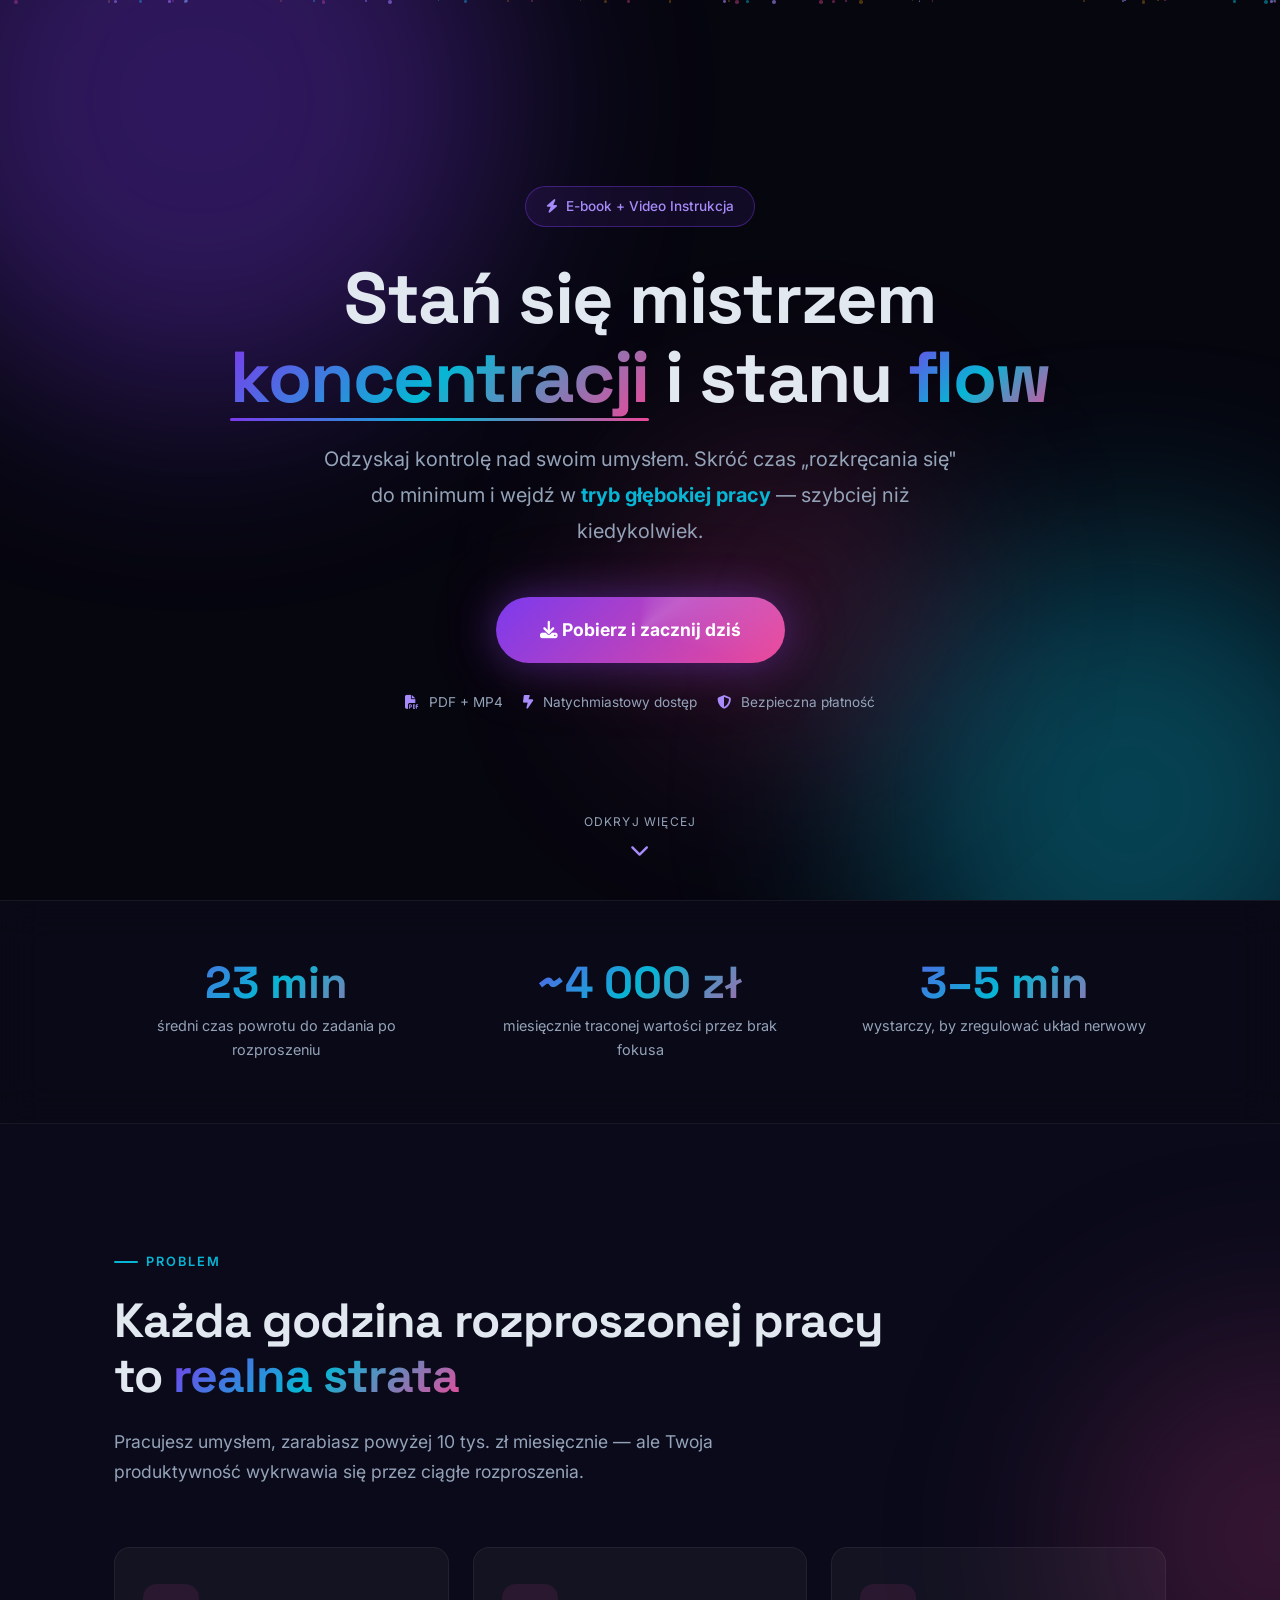
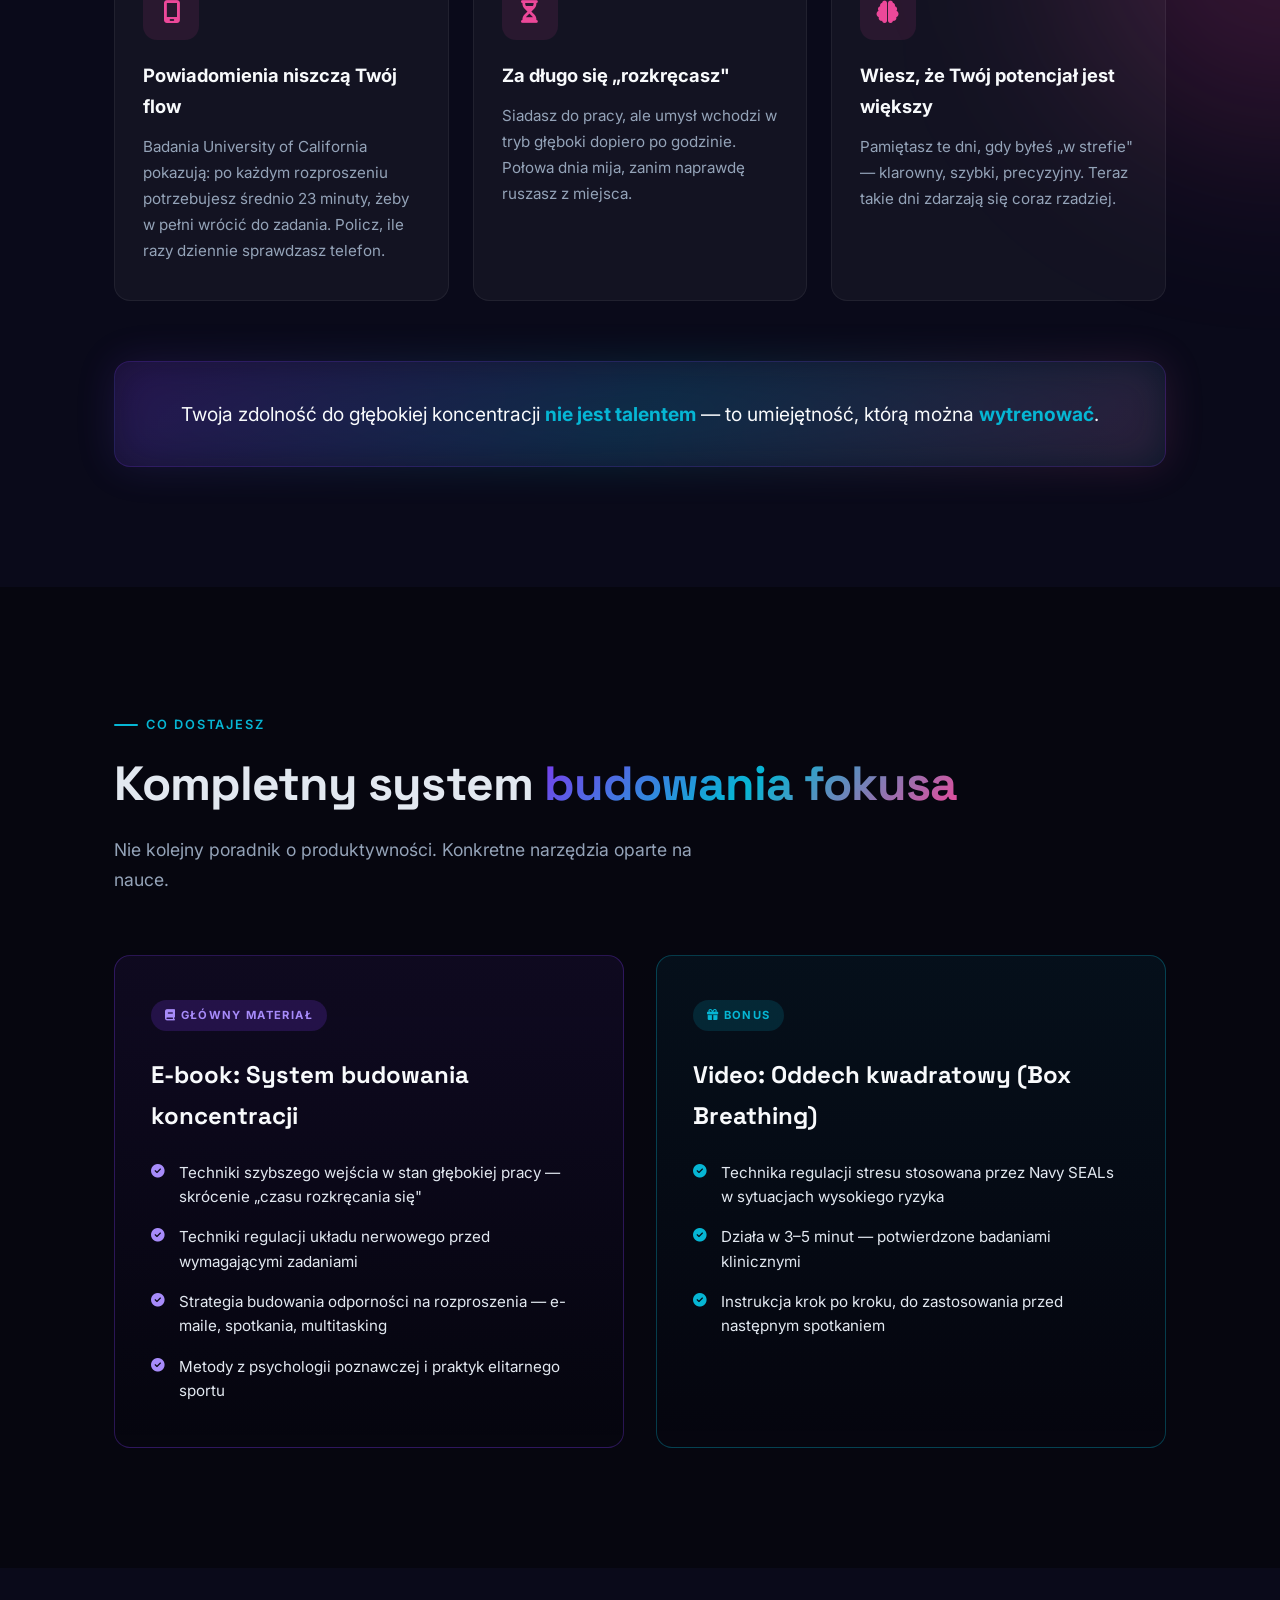
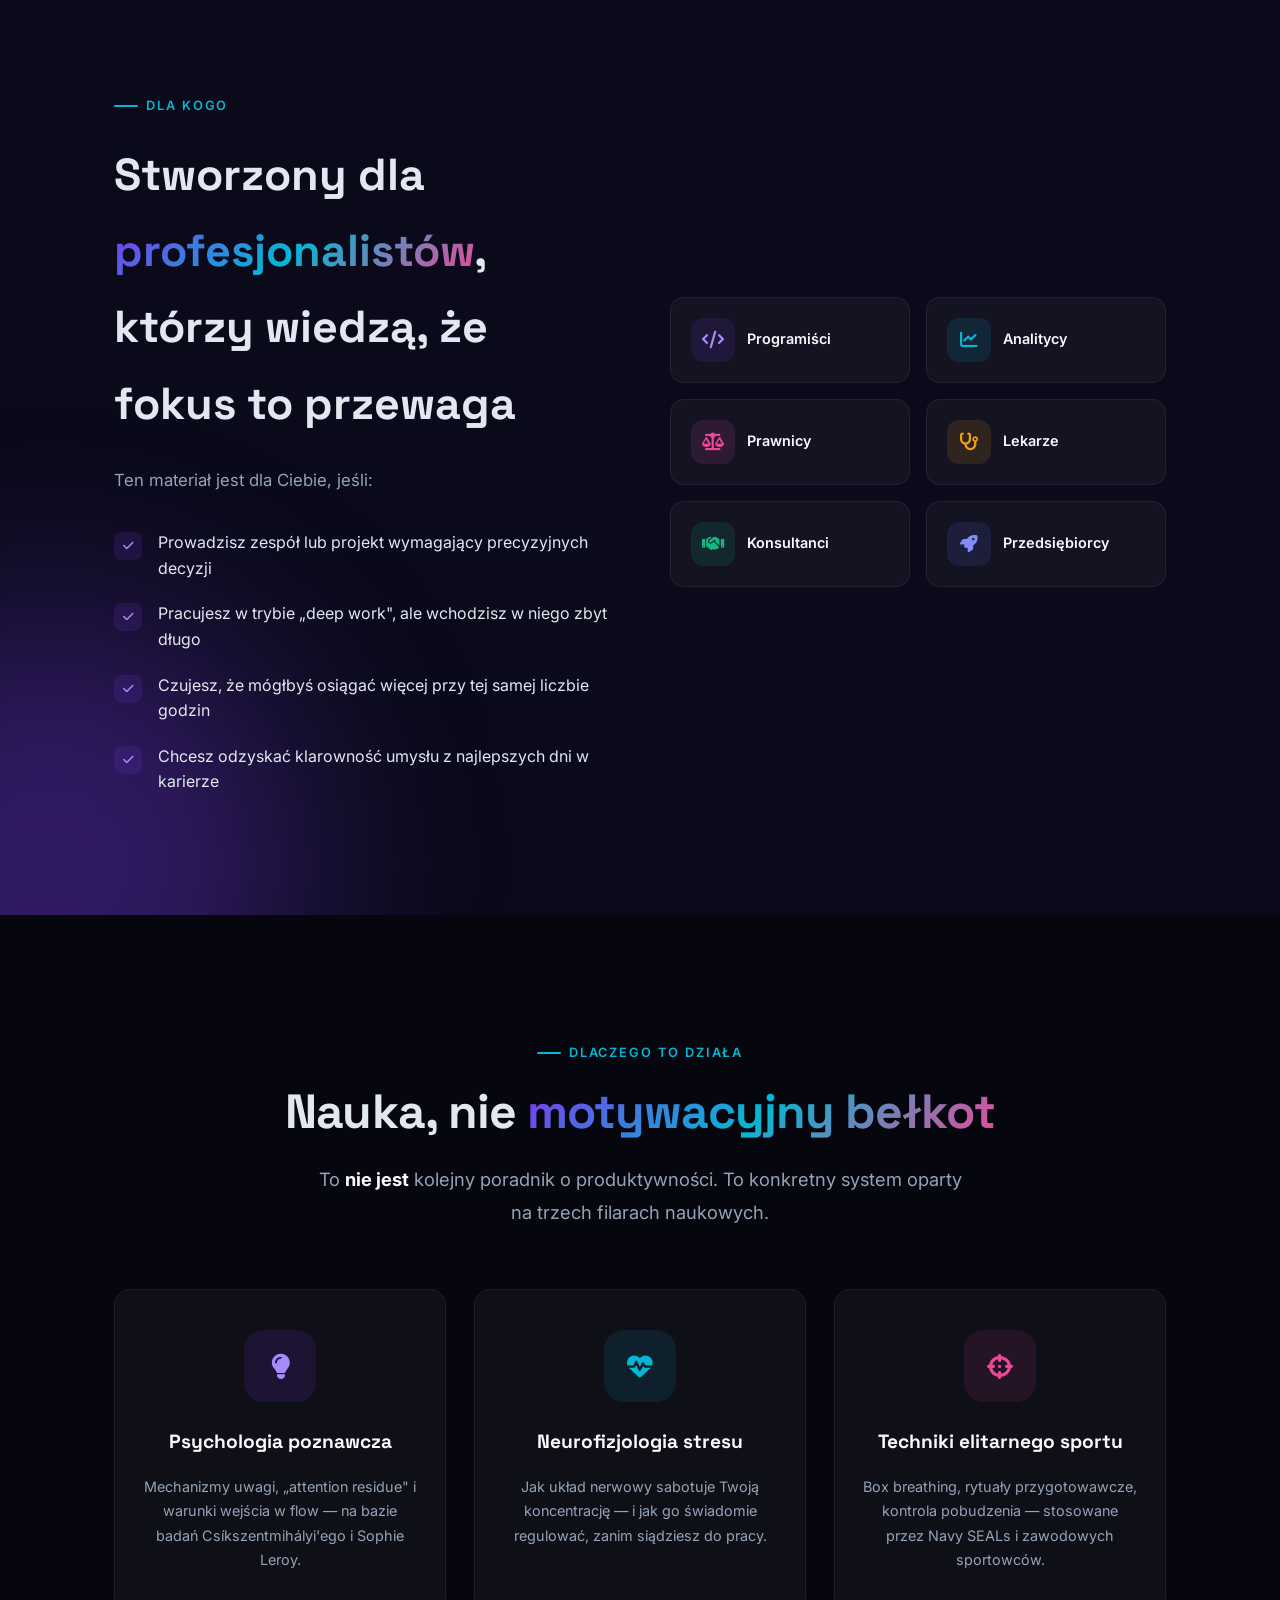
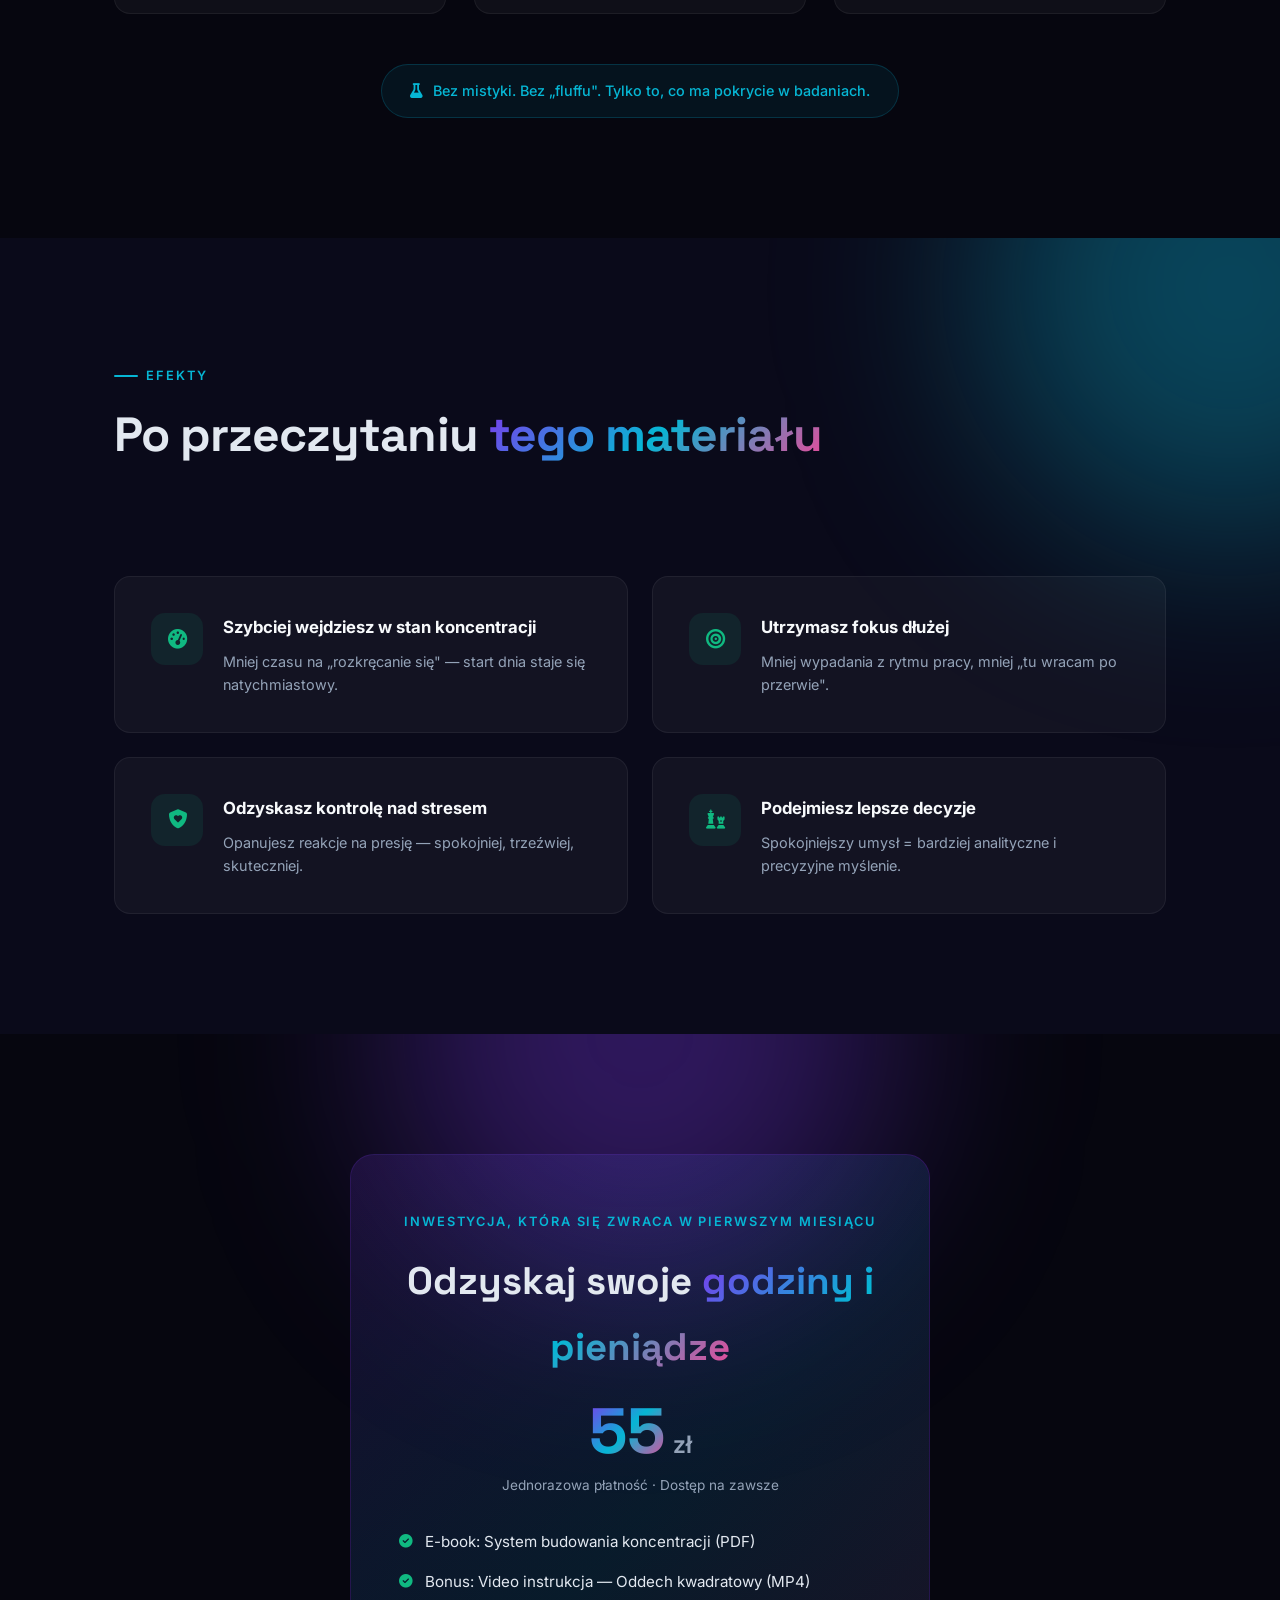
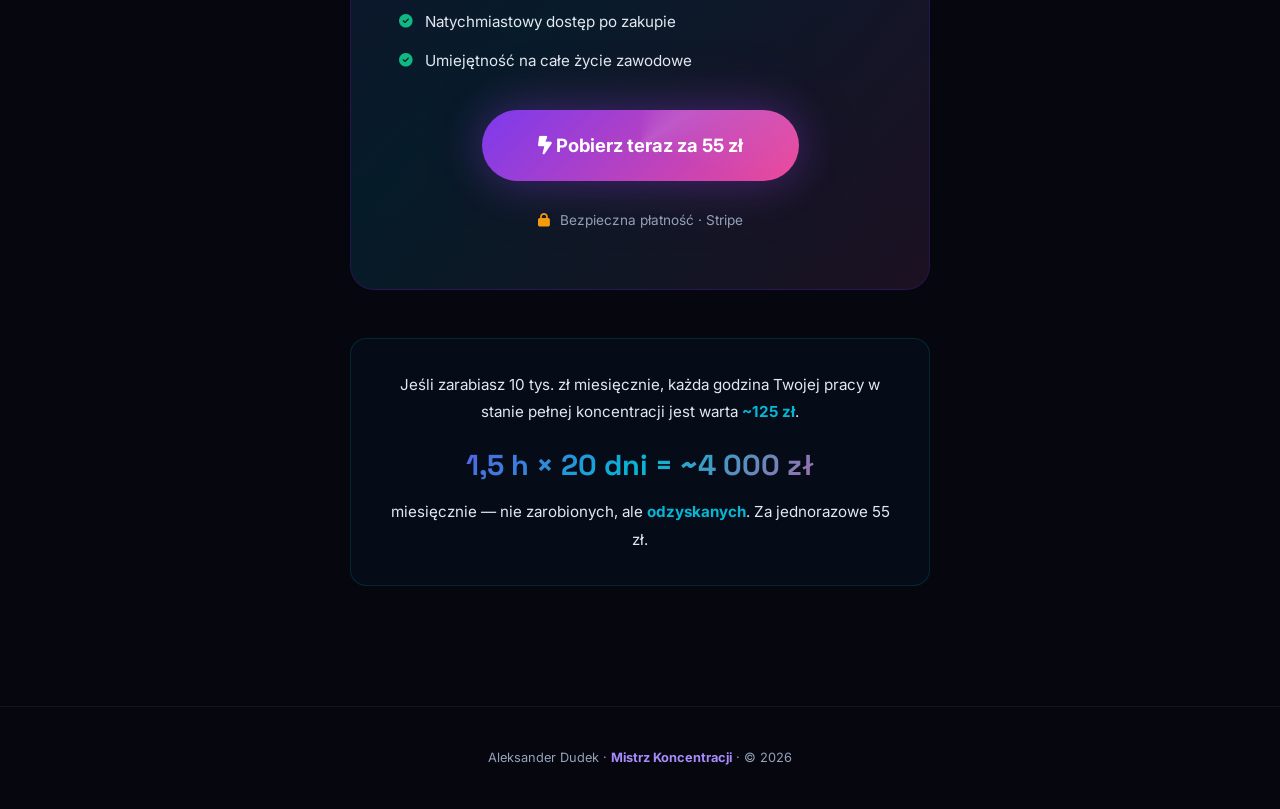
<file: mistrz-koncentracji/index.html>
<!DOCTYPE html>
<html lang="pl">
<head>
<!-- Google Tag Manager -->
<script>(function(w,d,s,l,i){w[l]=w[l]||[];w[l].push({'gtm.start':
new Date().getTime(),event:'gtm.js'});var f=d.getElementsByTagName(s)[0],
j=d.createElement(s),dl=l!='dataLayer'?'&l='+l:'';j.async=true;j.src=
'https://www.googletagmanager.com/gtm.js?id='+i+dl;f.parentNode.insertBefore(j,f);
})(window,document,'script','dataLayer','GTM-P4CSLTC9');</script>
<!-- End Google Tag Manager -->
    <meta charset="UTF-8">
    <meta name="viewport" content="width=device-width, initial-scale=1.0">
    <title>Mistrz Koncentracji i Flow — Odzyskaj Kontrolę Nad Swoim Umysłem</title>
    <link rel="preconnect" href="https://fonts.googleapis.com">
    <link href="https://fonts.googleapis.com/css2?family=Inter:wght@300;400;500;600;700;800;900&family=Space+Grotesk:wght@400;500;600;700&display=swap" rel="stylesheet">
    <link rel="stylesheet" href="https://cdnjs.cloudflare.com/ajax/libs/font-awesome/6.5.1/css/all.min.css">
    <style>
        /* ============ RESET & BASE ============ */
        *, *::before, *::after { margin: 0; padding: 0; box-sizing: border-box; }

        :root {
            --bg-deep: #06060f;
            --bg-section: #0a0a1a;
            --bg-card: rgba(255 255 255 / 0.04);
            --accent: #7c3aed;
            --accent-light: #a78bfa;
            --cyan: #06b6d4;
            --cyan-glow: rgba(6, 182, 212, 0.35);
            --purple-glow: rgba(124, 58, 237, 0.35);
            --magenta: #ec4899;
            --gold: #f59e0b;
            --text: #e2e8f0;
            --text-muted: #94a3b8;
            --text-bright: #f8fafc;
            --gradient-main: linear-gradient(135deg, #7c3aed 0%, #06b6d4 50%, #ec4899 100%);
            --gradient-cta: linear-gradient(135deg, #7c3aed 0%, #ec4899 100%);
            --radius: 16px;
        }

        html {
            scroll-behavior: smooth;
            font-size: 16px;
        }

        body {
            font-family: 'Inter', -apple-system, sans-serif;
            background: var(--bg-deep);
            color: var(--text);
            overflow-x: hidden;
            line-height: 1.7;
        }

        /* ============ SCROLLBAR ============ */
        ::-webkit-scrollbar { width: 6px; }
        ::-webkit-scrollbar-track { background: var(--bg-deep); }
        ::-webkit-scrollbar-thumb {
            background: var(--accent);
            border-radius: 3px;
        }

        /* ============ UTILITIES ============ */
        .container {
            max-width: 1100px;
            margin: 0 auto;
            padding: 0 24px;
        }

        .section {
            padding: 120px 0;
            position: relative;
        }

        .gradient-text {
            background: var(--gradient-main);
            -webkit-background-clip: text;
            -webkit-text-fill-color: transparent;
            background-clip: text;
        }

        /* ============ REVEAL ANIMATIONS ============ */
        .reveal {
            opacity: 0;
            transform: translateY(60px);
            transition: opacity 0.9s cubic-bezier(0.16, 1, 0.3, 1),
                        transform 0.9s cubic-bezier(0.16, 1, 0.3, 1);
        }
        .reveal.visible {
            opacity: 1;
            transform: translateY(0);
        }
        .reveal-left {
            opacity: 0;
            transform: translateX(-80px);
            transition: opacity 0.9s cubic-bezier(0.16, 1, 0.3, 1),
                        transform 0.9s cubic-bezier(0.16, 1, 0.3, 1);
        }
        .reveal-left.visible {
            opacity: 1;
            transform: translateX(0);
        }
        .reveal-right {
            opacity: 0;
            transform: translateX(80px);
            transition: opacity 0.9s cubic-bezier(0.16, 1, 0.3, 1),
                        transform 0.9s cubic-bezier(0.16, 1, 0.3, 1);
        }
        .reveal-right.visible {
            opacity: 1;
            transform: translateX(0);
        }
        .reveal-scale {
            opacity: 0;
            transform: scale(0.85);
            transition: opacity 0.9s cubic-bezier(0.16, 1, 0.3, 1),
                        transform 0.9s cubic-bezier(0.16, 1, 0.3, 1);
        }
        .reveal-scale.visible {
            opacity: 1;
            transform: scale(1);
        }

        .delay-1 { transition-delay: 0.1s; }
        .delay-2 { transition-delay: 0.2s; }
        .delay-3 { transition-delay: 0.3s; }
        .delay-4 { transition-delay: 0.4s; }
        .delay-5 { transition-delay: 0.5s; }

        /* ============ FLOATING ORB BACKGROUNDS ============ */
        .orb {
            position: absolute;
            border-radius: 50%;
            filter: blur(100px);
            pointer-events: none;
            z-index: 0;
        }
        .orb-purple {
            background: var(--purple-glow);
        }
        .orb-cyan {
            background: var(--cyan-glow);
        }
        .orb-magenta {
            background: rgba(236, 72, 153, 0.2);
        }

        /* ============ HERO ============ */
        .hero {
            min-height: 100vh;
            display: flex;
            align-items: center;
            justify-content: center;
            text-align: center;
            position: relative;
            overflow: hidden;
            padding: 40px 24px;
        }

        .hero .orb-1 {
            width: 600px; height: 600px;
            top: -200px; left: -100px;
        }
        .hero .orb-2 {
            width: 500px; height: 500px;
            bottom: -150px; right: -100px;
        }
        .hero .orb-3 {
            width: 300px; height: 300px;
            top: 50%; left: 50%;
            transform: translate(-50%, -50%);
        }

        /* Animated particle grid */
        .hero-particles {
            position: absolute;
            inset: 0;
            overflow: hidden;
            z-index: 0;
        }
        .hero-particles span {
            position: absolute;
            width: 2px;
            height: 2px;
            background: rgba(167, 139, 250, 0.6);
            border-radius: 50%;
            animation: float-particle linear infinite;
        }

        @keyframes float-particle {
            0% { transform: translateY(100vh) scale(0); opacity: 0; }
            10% { opacity: 1; }
            90% { opacity: 1; }
            100% { transform: translateY(-10vh) scale(1); opacity: 0; }
        }

        .hero-content {
            position: relative;
            z-index: 2;
            max-width: 850px;
        }

        .hero-badge {
            display: inline-flex;
            align-items: center;
            gap: 8px;
            padding: 8px 20px;
            border-radius: 100px;
            border: 1px solid rgba(124, 58, 237, 0.4);
            background: rgba(124, 58, 237, 0.1);
            font-size: 0.85rem;
            font-weight: 500;
            color: var(--accent-light);
            margin-bottom: 32px;
            animation: pulse-border 3s ease-in-out infinite;
        }

        @keyframes pulse-border {
            0%, 100% { border-color: rgba(124, 58, 237, 0.4); box-shadow: 0 0 20px rgba(124, 58, 237, 0.1); }
            50% { border-color: rgba(6, 182, 212, 0.6); box-shadow: 0 0 30px rgba(6, 182, 212, 0.15); }
        }

        .hero h1 {
            font-family: 'Space Grotesk', sans-serif;
            font-size: clamp(2.5rem, 6vw, 4.5rem);
            font-weight: 800;
            line-height: 1.1;
            margin-bottom: 24px;
            letter-spacing: -0.02em;
        }

        .hero h1 .line-glow {
            position: relative;
            display: inline-block;
        }
        .hero h1 .line-glow::after {
            content: '';
            position: absolute;
            bottom: -4px;
            left: 0;
            width: 100%;
            height: 3px;
            background: var(--gradient-main);
            border-radius: 2px;
            animation: glow-line 3s ease-in-out infinite alternate;
        }
        @keyframes glow-line {
            0% { box-shadow: 0 0 8px var(--cyan-glow); }
            100% { box-shadow: 0 0 20px var(--purple-glow); }
        }

        .hero-sub {
            font-size: clamp(1.05rem, 2vw, 1.25rem);
            color: var(--text-muted);
            max-width: 640px;
            margin: 0 auto 48px;
            line-height: 1.8;
        }
        .hero-sub strong {
            color: var(--cyan);
        }

        .hero-cta {
            display: inline-flex;
            align-items: center;
            gap: 12px;
            padding: 18px 44px;
            border-radius: 100px;
            background: var(--gradient-cta);
            color: #fff;
            font-weight: 700;
            font-size: 1.1rem;
            text-decoration: none;
            position: relative;
            overflow: hidden;
            transition: transform 0.35s ease, box-shadow 0.35s ease;
            box-shadow: 0 0 40px rgba(124, 58, 237, 0.4), 0 0 80px rgba(236, 72, 153, 0.15);
        }
        .hero-cta:hover {
            transform: translateY(-3px) scale(1.03);
            box-shadow: 0 0 60px rgba(124, 58, 237, 0.6), 0 0 120px rgba(236, 72, 153, 0.25);
        }
        .hero-cta::before {
            content: '';
            position: absolute;
            top: -50%;
            left: -50%;
            width: 200%;
            height: 200%;
            background: conic-gradient(from 0deg, transparent, rgba(255,255,255,0.15), transparent 30%);
            animation: rotate-shine 3s linear infinite;
        }
        @keyframes rotate-shine {
            to { transform: rotate(360deg); }
        }
        .hero-cta span {
            position: relative;
            z-index: 1;
        }

        .hero-meta {
            margin-top: 28px;
            font-size: 0.85rem;
            color: var(--text-muted);
            display: flex;
            align-items: center;
            justify-content: center;
            gap: 20px;
            flex-wrap: wrap;
        }
        .hero-meta i {
            color: var(--accent-light);
            margin-right: 6px;
        }

        /* ============ SOCIAL PROOF / STATS BAR ============ */
        .stats-bar {
            padding: 60px 0;
            border-top: 1px solid rgba(255,255,255,0.06);
            border-bottom: 1px solid rgba(255,255,255,0.06);
            background: rgba(10, 10, 26, 0.8);
            backdrop-filter: blur(20px);
        }
        .stats-grid {
            display: grid;
            grid-template-columns: repeat(auto-fit, minmax(200px, 1fr));
            gap: 40px;
            text-align: center;
        }
        .stat-item {
            position: relative;
        }
        .stat-number {
            font-family: 'Space Grotesk', sans-serif;
            font-size: 2.8rem;
            font-weight: 800;
            line-height: 1;
            margin-bottom: 8px;
        }
        .stat-label {
            font-size: 0.9rem;
            color: var(--text-muted);
        }

        /* ============ PROBLEM SECTION ============ */
        .problem {
            background: var(--bg-section);
            position: relative;
        }
        .problem .orb-1 {
            width: 400px; height: 400px;
            top: 20%; right: -200px;
        }

        .section-label {
            display: inline-flex;
            align-items: center;
            gap: 8px;
            font-size: 0.8rem;
            font-weight: 600;
            text-transform: uppercase;
            letter-spacing: 0.15em;
            color: var(--cyan);
            margin-bottom: 20px;
        }
        .section-label::before {
            content: '';
            width: 24px;
            height: 2px;
            background: var(--cyan);
            border-radius: 2px;
        }

        .section-title {
            font-family: 'Space Grotesk', sans-serif;
            font-size: clamp(2rem, 4vw, 3rem);
            font-weight: 800;
            line-height: 1.15;
            margin-bottom: 24px;
            letter-spacing: -0.02em;
        }

        .section-subtitle {
            font-size: 1.1rem;
            color: var(--text-muted);
            max-width: 600px;
            margin-bottom: 60px;
            line-height: 1.7;
        }

        .problem-cards {
            display: grid;
            grid-template-columns: repeat(auto-fit, minmax(300px, 1fr));
            gap: 24px;
        }

        .problem-card {
            background: var(--bg-card);
            border: 1px solid rgba(255,255,255,0.06);
            border-radius: var(--radius);
            padding: 36px 28px;
            position: relative;
            overflow: hidden;
            transition: transform 0.4s ease, border-color 0.4s ease, box-shadow 0.4s ease;
        }
        .problem-card:hover {
            transform: translateY(-6px);
            border-color: rgba(236, 72, 153, 0.3);
            box-shadow: 0 20px 60px rgba(236, 72, 153, 0.1);
        }
        .problem-card::before {
            content: '';
            position: absolute;
            top: 0;
            left: 0;
            right: 0;
            height: 3px;
            background: linear-gradient(90deg, var(--magenta), var(--accent));
            opacity: 0;
            transition: opacity 0.4s;
        }
        .problem-card:hover::before { opacity: 1; }

        .problem-icon {
            width: 56px;
            height: 56px;
            border-radius: 14px;
            background: rgba(236, 72, 153, 0.1);
            display: flex;
            align-items: center;
            justify-content: center;
            margin-bottom: 20px;
            font-size: 1.4rem;
            color: var(--magenta);
        }

        .problem-card h3 {
            font-size: 1.15rem;
            font-weight: 700;
            margin-bottom: 12px;
            color: var(--text-bright);
        }
        .problem-card p {
            font-size: 0.95rem;
            color: var(--text-muted);
            line-height: 1.7;
        }

        .problem-highlight {
            margin-top: 60px;
            padding: 36px;
            border-radius: var(--radius);
            background: linear-gradient(135deg, rgba(124, 58, 237, 0.12), rgba(6, 182, 212, 0.08));
            border: 1px solid rgba(124, 58, 237, 0.2);
            text-align: center;
            font-size: 1.2rem;
            color: var(--text-bright);
            line-height: 1.7;
            position: relative;
        }
        .problem-highlight::before {
            content: '';
            position: absolute;
            inset: -1px;
            border-radius: var(--radius);
            background: var(--gradient-main);
            z-index: -1;
            opacity: 0.15;
            filter: blur(20px);
        }
        .problem-highlight strong {
            color: var(--cyan);
        }

        /* ============ WHAT YOU GET ============ */
        .offer {
            position: relative;
        }

        .offer-grid {
            display: grid;
            grid-template-columns: 1fr 1fr;
            gap: 32px;
        }

        @media (max-width: 768px) {
            .offer-grid {
                grid-template-columns: 1fr;
            }
        }

        .offer-card {
            background: var(--bg-card);
            border: 1px solid rgba(255,255,255,0.06);
            border-radius: var(--radius);
            padding: 44px 36px;
            position: relative;
            overflow: hidden;
            transition: transform 0.4s ease, box-shadow 0.4s ease;
        }
        .offer-card:hover {
            transform: translateY(-4px);
            box-shadow: 0 30px 80px rgba(124, 58, 237, 0.12);
        }

        .offer-card.primary {
            border-color: rgba(124, 58, 237, 0.3);
            background: linear-gradient(180deg, rgba(124, 58, 237, 0.08) 0%, transparent 100%);
        }
        .offer-card.bonus {
            border-color: rgba(6, 182, 212, 0.3);
            background: linear-gradient(180deg, rgba(6, 182, 212, 0.06) 0%, transparent 100%);
        }

        .offer-tag {
            display: inline-block;
            font-size: 0.7rem;
            font-weight: 700;
            text-transform: uppercase;
            letter-spacing: 0.12em;
            padding: 6px 14px;
            border-radius: 100px;
            margin-bottom: 24px;
        }
        .offer-tag.primary-tag {
            background: rgba(124, 58, 237, 0.2);
            color: var(--accent-light);
        }
        .offer-tag.bonus-tag {
            background: rgba(6, 182, 212, 0.15);
            color: var(--cyan);
        }

        .offer-card h3 {
            font-family: 'Space Grotesk', sans-serif;
            font-size: 1.5rem;
            font-weight: 700;
            margin-bottom: 24px;
            color: var(--text-bright);
        }

        .offer-list {
            list-style: none;
            display: flex;
            flex-direction: column;
            gap: 16px;
        }
        .offer-list li {
            display: flex;
            gap: 14px;
            align-items: flex-start;
            font-size: 0.95rem;
            color: var(--text);
            line-height: 1.6;
        }
        .offer-list li i {
            flex-shrink: 0;
            margin-top: 4px;
            font-size: 0.85rem;
        }
        .offer-card.primary .offer-list li i { color: var(--accent-light); }
        .offer-card.bonus .offer-list li i { color: var(--cyan); }

        /* ============ FOR WHOM ============ */
        .audience {
            background: var(--bg-section);
            position: relative;
            overflow: hidden;
        }
        .audience .orb-1 {
            width: 500px; height: 500px;
            bottom: -200px; left: -200px;
        }

        .audience-content {
            display: grid;
            grid-template-columns: 1fr 1fr;
            gap: 60px;
            align-items: center;
        }

        @media (max-width: 768px) {
            .audience-content {
                grid-template-columns: 1fr;
            }
        }

        .audience-text h2 {
            font-family: 'Space Grotesk', sans-serif;
            font-size: clamp(2rem, 4vw, 2.8rem);
            font-weight: 800;
            margin-bottom: 24px;
        }
        .audience-text > p {
            color: var(--text-muted);
            margin-bottom: 36px;
            font-size: 1.05rem;
        }

        .audience-checks {
            list-style: none;
            display: flex;
            flex-direction: column;
            gap: 20px;
        }
        .audience-checks li {
            display: flex;
            align-items: flex-start;
            gap: 16px;
            font-size: 1rem;
            color: var(--text);
            line-height: 1.6;
        }
        .check-icon {
            width: 28px;
            height: 28px;
            border-radius: 8px;
            flex-shrink: 0;
            display: flex;
            align-items: center;
            justify-content: center;
            font-size: 0.75rem;
            margin-top: 2px;
        }
        .check-icon.purple {
            background: rgba(124, 58, 237, 0.15);
            color: var(--accent-light);
        }

        .roles-grid {
            display: grid;
            grid-template-columns: repeat(2, 1fr);
            gap: 16px;
        }
        .role-chip {
            display: flex;
            align-items: center;
            gap: 12px;
            padding: 20px;
            background: var(--bg-card);
            border: 1px solid rgba(255,255,255,0.06);
            border-radius: 14px;
            transition: border-color 0.3s, transform 0.3s, box-shadow 0.3s;
        }
        .role-chip:hover {
            border-color: rgba(124, 58, 237, 0.4);
            transform: translateY(-3px);
            box-shadow: 0 10px 40px rgba(124, 58, 237, 0.1);
        }
        .role-icon {
            width: 44px;
            height: 44px;
            border-radius: 12px;
            display: flex;
            align-items: center;
            justify-content: center;
            font-size: 1.1rem;
            flex-shrink: 0;
        }
        .role-icon.i1 { background: rgba(124, 58, 237, 0.12); color: var(--accent-light); }
        .role-icon.i2 { background: rgba(6, 182, 212, 0.12); color: var(--cyan); }
        .role-icon.i3 { background: rgba(236, 72, 153, 0.12); color: var(--magenta); }
        .role-icon.i4 { background: rgba(245, 158, 11, 0.12); color: var(--gold); }
        .role-icon.i5 { background: rgba(16, 185, 129, 0.12); color: #10b981; }
        .role-icon.i6 { background: rgba(99, 102, 241, 0.12); color: #818cf8; }

        .role-chip span {
            font-weight: 600;
            font-size: 0.9rem;
            color: var(--text-bright);
        }

        /* ============ WHY IT WORKS ============ */
        .science {
            position: relative;
            text-align: center;
        }

        .science-intro {
            max-width: 650px;
            margin: 0 auto 60px;
            font-size: 1.15rem;
            color: var(--text-muted);
            line-height: 1.8;
        }
        .science-intro strong {
            color: var(--text-bright);
        }

        .pillars {
            display: grid;
            grid-template-columns: repeat(3, 1fr);
            gap: 28px;
        }

        @media (max-width: 900px) {
            .pillars {
                grid-template-columns: 1fr;
            }
        }

        .pillar {
            padding: 40px 28px;
            border-radius: var(--radius);
            border: 1px solid rgba(255,255,255,0.06);
            background: var(--bg-card);
            text-align: center;
            position: relative;
            overflow: hidden;
            transition: transform 0.4s ease, box-shadow 0.4s ease;
        }
        .pillar:hover {
            transform: translateY(-6px);
        }
        .pillar:nth-child(1):hover { box-shadow: 0 20px 60px rgba(124, 58, 237, 0.15); }
        .pillar:nth-child(2):hover { box-shadow: 0 20px 60px rgba(6, 182, 212, 0.15); }
        .pillar:nth-child(3):hover { box-shadow: 0 20px 60px rgba(236, 72, 153, 0.15); }

        .pillar-icon {
            width: 72px;
            height: 72px;
            border-radius: 20px;
            display: flex;
            align-items: center;
            justify-content: center;
            font-size: 1.6rem;
            margin: 0 auto 24px;
        }
        .pillar:nth-child(1) .pillar-icon {
            background: rgba(124, 58, 237, 0.12);
            color: var(--accent-light);
        }
        .pillar:nth-child(2) .pillar-icon {
            background: rgba(6, 182, 212, 0.1);
            color: var(--cyan);
        }
        .pillar:nth-child(3) .pillar-icon {
            background: rgba(236, 72, 153, 0.1);
            color: var(--magenta);
        }

        .pillar h3 {
            font-family: 'Space Grotesk', sans-serif;
            font-size: 1.2rem;
            font-weight: 700;
            margin-bottom: 16px;
            color: var(--text-bright);
        }
        .pillar p {
            font-size: 0.9rem;
            color: var(--text-muted);
            line-height: 1.7;
        }

        .science-badge {
            display: inline-flex;
            align-items: center;
            gap: 10px;
            margin-top: 50px;
            padding: 14px 28px;
            border-radius: 100px;
            background: rgba(6, 182, 212, 0.08);
            border: 1px solid rgba(6, 182, 212, 0.2);
            font-size: 0.9rem;
            color: var(--cyan);
            font-weight: 500;
        }

        /* ============ RESULTS ============ */
        .results {
            background: var(--bg-section);
            position: relative;
            overflow: hidden;
        }
        .results .orb-1 {
            width: 500px; height: 500px;
            top: -200px; right: -200px;
        }

        .results-grid {
            display: grid;
            grid-template-columns: repeat(2, 1fr);
            gap: 24px;
        }

        @media (max-width: 768px) {
            .results-grid {
                grid-template-columns: 1fr;
            }
        }

        .result-card {
            padding: 36px;
            border-radius: var(--radius);
            background: var(--bg-card);
            border: 1px solid rgba(255,255,255,0.06);
            display: flex;
            gap: 20px;
            align-items: flex-start;
            transition: transform 0.4s ease, border-color 0.4s ease;
        }
        .result-card:hover {
            transform: translateY(-4px);
            border-color: rgba(16, 185, 129, 0.4);
        }

        .result-icon {
            width: 52px;
            height: 52px;
            border-radius: 14px;
            background: rgba(16, 185, 129, 0.1);
            color: #10b981;
            display: flex;
            align-items: center;
            justify-content: center;
            font-size: 1.2rem;
            flex-shrink: 0;
        }

        .result-card h3 {
            font-size: 1.05rem;
            font-weight: 700;
            color: var(--text-bright);
            margin-bottom: 8px;
        }
        .result-card p {
            font-size: 0.9rem;
            color: var(--text-muted);
            line-height: 1.6;
        }

        /* ============ PRICING / CTA ============ */
        .pricing {
            position: relative;
            text-align: center;
            overflow: hidden;
        }
        .pricing .orb-1 { width: 500px; height: 500px; top: -250px; left: 50%; margin-left: -250px; }

        .pricing-card {
            max-width: 580px;
            margin: 0 auto;
            padding: 56px 48px;
            border-radius: 24px;
            background: linear-gradient(180deg, rgba(124, 58, 237, 0.06) 0%, rgba(6, 182, 212, 0.03) 100%);
            border: 1px solid rgba(124, 58, 237, 0.25);
            position: relative;
            overflow: hidden;
        }
        .pricing-card::before {
            content: '';
            position: absolute;
            inset: -2px;
            border-radius: 26px;
            background: var(--gradient-main);
            z-index: -1;
            opacity: 0.1;
        }

        .pricing-eyebrow {
            font-size: 0.8rem;
            font-weight: 600;
            text-transform: uppercase;
            letter-spacing: 0.15em;
            color: var(--cyan);
            margin-bottom: 16px;
        }

        .pricing-card h2 {
            font-family: 'Space Grotesk', sans-serif;
            font-size: clamp(1.8rem, 3.5vw, 2.4rem);
            font-weight: 800;
            margin-bottom: 20px;
        }

        .price-row {
            display: flex;
            align-items: baseline;
            justify-content: center;
            gap: 8px;
            margin-bottom: 8px;
        }
        .price-amount {
            font-family: 'Space Grotesk', sans-serif;
            font-size: 4rem;
            font-weight: 800;
            line-height: 1;
        }
        .price-currency {
            font-size: 1.5rem;
            font-weight: 600;
            color: var(--text-muted);
        }

        .price-note {
            font-size: 0.85rem;
            color: var(--text-muted);
            margin-bottom: 32px;
        }

        .pricing-includes {
            list-style: none;
            display: flex;
            flex-direction: column;
            gap: 14px;
            margin-bottom: 36px;
            text-align: left;
        }
        .pricing-includes li {
            display: flex;
            align-items: center;
            gap: 12px;
            font-size: 0.95rem;
            color: var(--text);
        }
        .pricing-includes li i {
            color: #10b981;
            font-size: 0.85rem;
        }

        .cta-button {
            display: inline-flex;
            align-items: center;
            gap: 12px;
            padding: 20px 56px;
            border-radius: 100px;
            background: var(--gradient-cta);
            color: #fff;
            font-weight: 700;
            font-size: 1.15rem;
            text-decoration: none;
            position: relative;
            overflow: hidden;
            transition: transform 0.35s ease, box-shadow 0.35s ease;
            box-shadow: 0 0 40px rgba(124, 58, 237, 0.35), 0 0 80px rgba(236, 72, 153, 0.12);
            border: none;
            cursor: pointer;
        }
        .cta-button:hover {
            transform: translateY(-3px) scale(1.04);
            box-shadow: 0 0 60px rgba(124, 58, 237, 0.55), 0 0 120px rgba(236, 72, 153, 0.2);
        }
        .cta-button::before {
            content: '';
            position: absolute;
            top: -50%;
            left: -50%;
            width: 200%;
            height: 200%;
            background: conic-gradient(from 0deg, transparent, rgba(255,255,255,0.12), transparent 30%);
            animation: rotate-shine 3s linear infinite;
        }
        .cta-button span {
            position: relative;
            z-index: 1;
        }

        .guarantee {
            margin-top: 28px;
            display: flex;
            align-items: center;
            justify-content: center;
            gap: 10px;
            font-size: 0.85rem;
            color: var(--text-muted);
        }
        .guarantee i {
            color: var(--gold);
        }

        .pricing-math {
            margin-top: 48px;
            padding: 32px;
            border-radius: var(--radius);
            background: rgba(6, 182, 212, 0.04);
            border: 1px solid rgba(6, 182, 212, 0.15);
            max-width: 580px;
            margin-left: auto;
            margin-right: auto;
        }
        .pricing-math p {
            font-size: 0.95rem;
            color: var(--text);
            line-height: 1.8;
        }
        .pricing-math strong {
            color: var(--cyan);
        }
        .pricing-math .math-big {
            font-family: 'Space Grotesk', sans-serif;
            font-size: 1.8rem;
            font-weight: 800;
            margin: 16px 0 8px;
        }

        /* ============ FOOTER ============ */
        .footer {
            padding: 40px 0;
            border-top: 1px solid rgba(255,255,255,0.06);
            text-align: center;
        }
        .footer p {
            font-size: 0.8rem;
            color: var(--text-muted);
        }
        .footer-brand {
            font-weight: 700;
            color: var(--accent-light);
        }

        /* ============ FLOATING SCROLL INDICATOR ============ */
        .scroll-indicator {
            position: absolute;
            bottom: 40px;
            left: 50%;
            transform: translateX(-50%);
            z-index: 10;
            display: flex;
            flex-direction: column;
            align-items: center;
            gap: 8px;
            color: var(--text-muted);
            font-size: 0.75rem;
            letter-spacing: 0.1em;
            text-transform: uppercase;
            animation: bounce-down 2s ease-in-out infinite;
        }
        .scroll-indicator i {
            font-size: 1.2rem;
            color: var(--accent-light);
        }
        @keyframes bounce-down {
            0%, 100% { transform: translateX(-50%) translateY(0); }
            50% { transform: translateX(-50%) translateY(10px); }
        }

        /* ============ PROGRESS BAR ============ */
        .progress-bar {
            position: fixed;
            top: 0;
            left: 0;
            height: 3px;
            background: var(--gradient-main);
            z-index: 9999;
            transition: width 0.15s ease;
            box-shadow: 0 0 10px var(--cyan-glow);
        }

        /* ============ SEPARATOR ============ */
        .wave-sep {
            height: 80px;
            position: relative;
            overflow: hidden;
        }
        .wave-sep svg {
            position: absolute;
            bottom: 0;
            width: 100%;
            height: 80px;
        }

        /* ============ RESPONSIVE ============ */
        @media (max-width: 600px) {
            .section { padding: 80px 0; }
            .hero { padding: 80px 16px 60px; }
            .pricing-card { padding: 36px 24px; }
            .offer-card { padding: 32px 24px; }
            .roles-grid { grid-template-columns: 1fr; }
        }
    </style>
</head>
<body>
<!-- Google Tag Manager (noscript) -->
<noscript><iframe src="https://www.googletagmanager.com/ns.html?id=GTM-P4CSLTC9"
height="0" width="0" style="display:none;visibility:hidden"></iframe></noscript>
<!-- End Google Tag Manager (noscript) -->

<!-- Progress Bar -->
<div class="progress-bar" id="progressBar"></div>

<!-- ==================== HERO ==================== -->
<section class="hero">
    <div class="hero-particles" id="particles"></div>
    <div class="orb orb-purple orb-1"></div>
    <div class="orb orb-cyan orb-2"></div>
    <div class="orb orb-magenta orb-3"></div>

    <div class="hero-content">
        <div class="hero-badge reveal-scale">
            <i class="fa-solid fa-bolt"></i>
            E-book + Video Instrukcja
        </div>

        <h1 class="reveal">
            Stań się mistrzem<br>
            <span class="gradient-text line-glow">koncentracji</span> i stanu
            <span class="gradient-text">flow</span>
        </h1>

        <p class="hero-sub reveal delay-1">
            Odzyskaj kontrolę nad swoim umysłem. Skróć czas „rozkręcania się" do minimum
            i wejdź w <strong>tryb głębokiej pracy</strong> — szybciej niż kiedykolwiek.
        </p>

        <a href="https://www.naffy.io/aleksander-dudek/stan-sie-mistrzem-koncentracji-i-stanu-flow-fg7-4MsN" class="hero-cta reveal delay-2">
            <span><i class="fa-solid fa-download"></i> Pobierz i zacznij dziś</span>
        </a>

        <div class="hero-meta reveal delay-3">
            <span><i class="fa-solid fa-file-pdf"></i> PDF + MP4</span>
            <span><i class="fa-solid fa-bolt-lightning"></i> Natychmiastowy dostęp</span>
            <span><i class="fa-solid fa-shield-halved"></i> Bezpieczna płatność</span>
        </div>
    </div>

    <div class="scroll-indicator">
        <span>Odkryj więcej</span>
        <i class="fa-solid fa-chevron-down"></i>
    </div>
</section>

<!-- ==================== STATS BAR ==================== -->
<div class="stats-bar">
    <div class="container">
        <div class="stats-grid">
            <div class="stat-item reveal delay-1">
                <div class="stat-number gradient-text">23 min</div>
                <div class="stat-label">średni czas powrotu do zadania po rozproszeniu</div>
            </div>
            <div class="stat-item reveal delay-2">
                <div class="stat-number gradient-text">~4 000 zł</div>
                <div class="stat-label">miesięcznie traconej wartości przez brak fokusa</div>
            </div>
            <div class="stat-item reveal delay-3">
                <div class="stat-number gradient-text">3–5 min</div>
                <div class="stat-label">wystarczy, by zregulować układ nerwowy</div>
            </div>
        </div>
    </div>
</div>

<!-- ==================== PROBLEM ==================== -->
<section class="section problem">
    <div class="orb orb-magenta orb-1"></div>
    <div class="container">
        <div class="section-label reveal">Problem</div>
        <h2 class="section-title reveal">
            Każda godzina rozproszonej pracy<br>to <span class="gradient-text">realna strata</span>
        </h2>
        <p class="section-subtitle reveal delay-1">
            Pracujesz umysłem, zarabiasz powyżej 10 tys. zł miesięcznie — ale Twoja produktywność
            wykrwawia się przez ciągłe rozproszenia.
        </p>

        <div class="problem-cards">
            <div class="problem-card reveal delay-1">
                <div class="problem-icon"><i class="fa-solid fa-mobile-screen"></i></div>
                <h3>Powiadomienia niszczą Twój flow</h3>
                <p>Badania University of California pokazują: po każdym rozproszeniu potrzebujesz średnio 23&nbsp;minuty, żeby w pełni wrócić do zadania. Policz, ile razy dziennie sprawdzasz telefon.</p>
            </div>
            <div class="problem-card reveal delay-2">
                <div class="problem-icon"><i class="fa-solid fa-hourglass-half"></i></div>
                <h3>Za długo się „rozkręcasz"</h3>
                <p>Siadasz do pracy, ale umysł wchodzi w tryb głęboki dopiero po godzinie. Połowa dnia mija, zanim naprawdę ruszasz z miejsca.</p>
            </div>
            <div class="problem-card reveal delay-3">
                <div class="problem-icon"><i class="fa-solid fa-brain"></i></div>
                <h3>Wiesz, że Twój potencjał jest większy</h3>
                <p>Pamiętasz te dni, gdy byłeś „w strefie" — klarowny, szybki, precyzyjny. Teraz takie dni zdarzają się coraz rzadziej.</p>
            </div>
        </div>

        <div class="problem-highlight reveal delay-2">
            Twoja zdolność do głębokiej koncentracji <strong>nie jest talentem</strong> — to umiejętność, którą można <strong>wytrenować</strong>.
        </div>
    </div>
</section>

<!-- ==================== WHAT YOU GET ==================== -->
<section class="section offer">
    <div class="container">
        <div class="section-label reveal">Co dostajesz</div>
        <h2 class="section-title reveal">
            Kompletny system <span class="gradient-text">budowania fokusa</span>
        </h2>
        <p class="section-subtitle reveal delay-1">
            Nie kolejny poradnik o produktywności. Konkretne narzędzia oparte na nauce.
        </p>

        <div class="offer-grid">
            <div class="offer-card primary reveal-left delay-1">
                <span class="offer-tag primary-tag"><i class="fa-solid fa-book"></i> Główny materiał</span>
                <h3>E-book: System budowania koncentracji</h3>
                <ul class="offer-list">
                    <li><i class="fa-solid fa-check-circle"></i> Techniki szybszego wejścia w stan głębokiej pracy — skrócenie „czasu rozkręcania się"</li>
                    <li><i class="fa-solid fa-check-circle"></i> Techniki regulacji układu nerwowego przed wymagającymi zadaniami</li>
                    <li><i class="fa-solid fa-check-circle"></i> Strategia budowania odporności na rozproszenia — e-maile, spotkania, multitasking</li>
                    <li><i class="fa-solid fa-check-circle"></i> Metody z psychologii poznawczej i praktyk elitarnego sportu</li>
                </ul>
            </div>

            <div class="offer-card bonus reveal-right delay-2">
                <span class="offer-tag bonus-tag"><i class="fa-solid fa-gift"></i> Bonus</span>
                <h3>Video: Oddech kwadratowy (Box Breathing)</h3>
                <ul class="offer-list">
                    <li><i class="fa-solid fa-check-circle"></i> Technika regulacji stresu stosowana przez Navy SEALs w sytuacjach wysokiego ryzyka</li>
                    <li><i class="fa-solid fa-check-circle"></i> Działa w 3–5 minut — potwierdzone badaniami klinicznymi</li>
                    <li><i class="fa-solid fa-check-circle"></i> Instrukcja krok po kroku, do zastosowania przed następnym spotkaniem</li>
                </ul>
            </div>
        </div>
    </div>
</section>

<!-- ==================== FOR WHOM ==================== -->
<section class="section audience">
    <div class="orb orb-purple orb-1"></div>
    <div class="container">
        <div class="audience-content">
            <div class="audience-text reveal-left">
                <div class="section-label">Dla kogo</div>
                <h2>
                    Stworzony dla <span class="gradient-text">profesjonalistów</span>,
                    którzy wiedzą, że fokus to przewaga
                </h2>
                <p>Ten materiał jest dla Ciebie, jeśli:</p>
                <ul class="audience-checks">
                    <li>
                        <div class="check-icon purple"><i class="fa-solid fa-check"></i></div>
                        Prowadzisz zespół lub projekt wymagający precyzyjnych decyzji
                    </li>
                    <li>
                        <div class="check-icon purple"><i class="fa-solid fa-check"></i></div>
                        Pracujesz w trybie „deep work", ale wchodzisz w niego zbyt długo
                    </li>
                    <li>
                        <div class="check-icon purple"><i class="fa-solid fa-check"></i></div>
                        Czujesz, że mógłbyś osiągać więcej przy tej samej liczbie godzin
                    </li>
                    <li>
                        <div class="check-icon purple"><i class="fa-solid fa-check"></i></div>
                        Chcesz odzyskać klarowność umysłu z najlepszych dni w karierze
                    </li>
                </ul>
            </div>

            <div class="roles-grid reveal-right delay-2">
                <div class="role-chip">
                    <div class="role-icon i1"><i class="fa-solid fa-code"></i></div>
                    <span>Programiści</span>
                </div>
                <div class="role-chip">
                    <div class="role-icon i2"><i class="fa-solid fa-chart-line"></i></div>
                    <span>Analitycy</span>
                </div>
                <div class="role-chip">
                    <div class="role-icon i3"><i class="fa-solid fa-scale-balanced"></i></div>
                    <span>Prawnicy</span>
                </div>
                <div class="role-chip">
                    <div class="role-icon i4"><i class="fa-solid fa-stethoscope"></i></div>
                    <span>Lekarze</span>
                </div>
                <div class="role-chip">
                    <div class="role-icon i5"><i class="fa-solid fa-handshake"></i></div>
                    <span>Konsultanci</span>
                </div>
                <div class="role-chip">
                    <div class="role-icon i6"><i class="fa-solid fa-rocket"></i></div>
                    <span>Przedsiębiorcy</span>
                </div>
            </div>
        </div>
    </div>
</section>

<!-- ==================== WHY IT WORKS ==================== -->
<section class="section science">
    <div class="container">
        <div class="section-label reveal" style="justify-content: center;">Dlaczego to działa</div>
        <h2 class="section-title reveal" style="text-align: center;">
            Nauka, nie <span class="gradient-text">motywacyjny bełkot</span>
        </h2>
        <p class="science-intro reveal delay-1">
            To <strong>nie jest</strong> kolejny poradnik o produktywności. To konkretny system oparty na trzech filarach naukowych.
        </p>

        <div class="pillars">
            <div class="pillar reveal delay-1">
                <div class="pillar-icon"><i class="fa-solid fa-lightbulb"></i></div>
                <h3>Psychologia poznawcza</h3>
                <p>Mechanizmy uwagi, „attention residue" i warunki wejścia w flow — na bazie badań Csíkszentmihályi'ego i Sophie Leroy.</p>
            </div>
            <div class="pillar reveal delay-2">
                <div class="pillar-icon"><i class="fa-solid fa-heart-pulse"></i></div>
                <h3>Neurofizjologia stresu</h3>
                <p>Jak układ nerwowy sabotuje Twoją koncentrację — i jak go świadomie regulować, zanim siądziesz do pracy.</p>
            </div>
            <div class="pillar reveal delay-3">
                <div class="pillar-icon"><i class="fa-solid fa-crosshairs"></i></div>
                <h3>Techniki elitarnego sportu</h3>
                <p>Box breathing, rytuały przygotowawcze, kontrola pobudzenia — stosowane przez Navy SEALs i zawodowych sportowców.</p>
            </div>
        </div>

        <div class="science-badge reveal delay-4">
            <i class="fa-solid fa-flask"></i>
            Bez mistyki. Bez „fluffu". Tylko to, co ma pokrycie w badaniach.
        </div>
    </div>
</section>

<!-- ==================== RESULTS ==================== -->
<section class="section results">
    <div class="orb orb-cyan orb-1"></div>
    <div class="container">
        <div class="section-label reveal">Efekty</div>
        <h2 class="section-title reveal">
            Po przeczytaniu <span class="gradient-text">tego materiału</span>
        </h2>
        <p class="section-subtitle reveal delay-1">
            Konkretne, mierzalne zmiany w Twojej codziennej pracy.
        </p>

        <div class="results-grid">
            <div class="result-card reveal delay-1">
                <div class="result-icon"><i class="fa-solid fa-gauge-high"></i></div>
                <div>
                    <h3>Szybciej wejdziesz w stan koncentracji</h3>
                    <p>Mniej czasu na „rozkręcanie się" — start dnia staje się natychmiastowy.</p>
                </div>
            </div>
            <div class="result-card reveal delay-2">
                <div class="result-icon"><i class="fa-solid fa-bullseye"></i></div>
                <div>
                    <h3>Utrzymasz fokus dłużej</h3>
                    <p>Mniej wypadania z rytmu pracy, mniej „tu wracam po przerwie".</p>
                </div>
            </div>
            <div class="result-card reveal delay-3">
                <div class="result-icon"><i class="fa-solid fa-shield-heart"></i></div>
                <div>
                    <h3>Odzyskasz kontrolę nad stresem</h3>
                    <p>Opanujesz reakcje na presję — spokojniej, trzeźwiej, skuteczniej.</p>
                </div>
            </div>
            <div class="result-card reveal delay-4">
                <div class="result-icon"><i class="fa-solid fa-chess"></i></div>
                <div>
                    <h3>Podejmiesz lepsze decyzje</h3>
                    <p>Spokojniejszy umysł = bardziej analityczne i precyzyjne myślenie.</p>
                </div>
            </div>
        </div>
    </div>
</section>

<!-- ==================== PRICING ==================== -->
<section class="section pricing" id="pricing">
    <div class="orb orb-purple orb-1"></div>
    <div class="container">
        <div class="pricing-card reveal-scale">
            <div class="pricing-eyebrow">Inwestycja, która się zwraca w pierwszym miesiącu</div>
            <h2>Odzyskaj swoje <span class="gradient-text">godziny i pieniądze</span></h2>

            <div class="price-row">
                <span class="price-amount gradient-text">55</span>
                <span class="price-currency">zł</span>
            </div>
            <p class="price-note">Jednorazowa płatność · Dostęp na zawsze</p>

            <ul class="pricing-includes">
                <li><i class="fa-solid fa-circle-check"></i> E-book: System budowania koncentracji (PDF)</li>
                <li><i class="fa-solid fa-circle-check"></i> Bonus: Video instrukcja — Oddech kwadratowy (MP4)</li>
                <li><i class="fa-solid fa-circle-check"></i> Natychmiastowy dostęp po zakupie</li>
                <li><i class="fa-solid fa-circle-check"></i> Umiejętność na całe życie zawodowe</li>
            </ul>

            <a href="https://www.naffy.io/aleksander-dudek/stan-sie-mistrzem-koncentracji-i-stanu-flow-fg7-4MsN" class="cta-button">
                <span><i class="fa-solid fa-bolt-lightning"></i> Pobierz teraz za 55 zł</span>
            </a>

            <div class="guarantee">
                <i class="fa-solid fa-lock"></i>
                Bezpieczna płatność · Stripe
            </div>
        </div>

        <div class="pricing-math reveal delay-2">
            <p>Jeśli zarabiasz 10 tys. zł miesięcznie, każda godzina Twojej pracy w stanie pełnej koncentracji jest warta <strong>~125 zł</strong>.</p>
            <div class="math-big gradient-text">1,5 h × 20 dni = ~4 000 zł</div>
            <p>miesięcznie — nie zarobionych, ale <strong>odzyskanych</strong>. Za jednorazowe 55 zł.</p>
        </div>
    </div>
</section>

<!-- ==================== FOOTER ==================== -->
<footer class="footer">
    <div class="container">
        <p>Aleksander Dudek · <span class="footer-brand">Mistrz Koncentracji</span> · &copy; 2026</p>
    </div>
</footer>

<!-- ============ JAVASCRIPT ============ -->
<script>
    // ---- Scroll progress bar ----
    const progressBar = document.getElementById('progressBar');
    function updateProgress() {
        const scrollTop = document.documentElement.scrollTop;
        const scrollHeight = document.documentElement.scrollHeight - document.documentElement.clientHeight;
        const progress = (scrollTop / scrollHeight) * 100;
        progressBar.style.width = progress + '%';
    }
    window.addEventListener('scroll', updateProgress, { passive: true });

    // ---- Intersection Observer for reveal animations ----
    const revealElements = document.querySelectorAll('.reveal, .reveal-left, .reveal-right, .reveal-scale');
    const observer = new IntersectionObserver((entries) => {
        entries.forEach(entry => {
            if (entry.isIntersecting) {
                entry.target.classList.add('visible');
            }
        });
    }, {
        threshold: 0.1,
        rootMargin: '0px 0px -60px 0px'
    });
    revealElements.forEach(el => observer.observe(el));

    // ---- Generate floating particles ----
    const particlesContainer = document.getElementById('particles');
    const particleCount = 45;
    for (let i = 0; i < particleCount; i++) {
        const span = document.createElement('span');
        const size = Math.random() * 3 + 1;
        span.style.width = size + 'px';
        span.style.height = size + 'px';
        span.style.left = Math.random() * 100 + '%';
        span.style.animationDuration = (Math.random() * 12 + 8) + 's';
        span.style.animationDelay = (Math.random() * 10) + 's';

        const colors = [
            'rgba(167, 139, 250, 0.6)',
            'rgba(6, 182, 212, 0.5)',
            'rgba(236, 72, 153, 0.4)',
            'rgba(245, 158, 11, 0.3)'
        ];
        span.style.background = colors[Math.floor(Math.random() * colors.length)];
        particlesContainer.appendChild(span);
    }

    // ---- Smooth parallax for orbs ----
    let ticking = false;
    window.addEventListener('scroll', () => {
        if (!ticking) {
            window.requestAnimationFrame(() => {
                const scrollY = window.scrollY;
                document.querySelectorAll('.orb').forEach((orb, i) => {
                    const speed = 0.03 + (i * 0.015);
                    orb.style.transform = `translateY(${scrollY * speed}px)`;
                });
                ticking = false;
            });
            ticking = true;
        }
    }, { passive: true });

    // ---- Animate stat numbers on scroll ----
    const statNumbers = document.querySelectorAll('.stat-number');
    let statsAnimated = false;
    const statsObserver = new IntersectionObserver((entries) => {
        entries.forEach(entry => {
            if (entry.isIntersecting && !statsAnimated) {
                statsAnimated = true;
                statNumbers.forEach(el => {
                    el.style.animation = 'none';
                    el.offsetHeight; // trigger reflow
                    el.style.animation = null;
                });
            }
        });
    }, { threshold: 0.5 });
    statNumbers.forEach(el => statsObserver.observe(el));

    // ---- Hide scroll indicator on scroll ----
    const scrollIndicator = document.querySelector('.scroll-indicator');
    window.addEventListener('scroll', () => {
        if (window.scrollY > 200) {
            scrollIndicator.style.opacity = '0';
            scrollIndicator.style.transition = 'opacity 0.5s ease';
        } else {
            scrollIndicator.style.opacity = '1';
        }
    }, { passive: true });

    // ---- Smooth anchor scroll ----
    document.querySelectorAll('a[href^="#"]').forEach(anchor => {
        anchor.addEventListener('click', function(e) {
            e.preventDefault();
            const target = document.querySelector(this.getAttribute('href'));
            if (target) {
                target.scrollIntoView({ behavior: 'smooth', block: 'start' });
            }
        });
    });
</script>

<script src="/assets/site.js?v=2" defer></script>
</body>
</html>
</file>
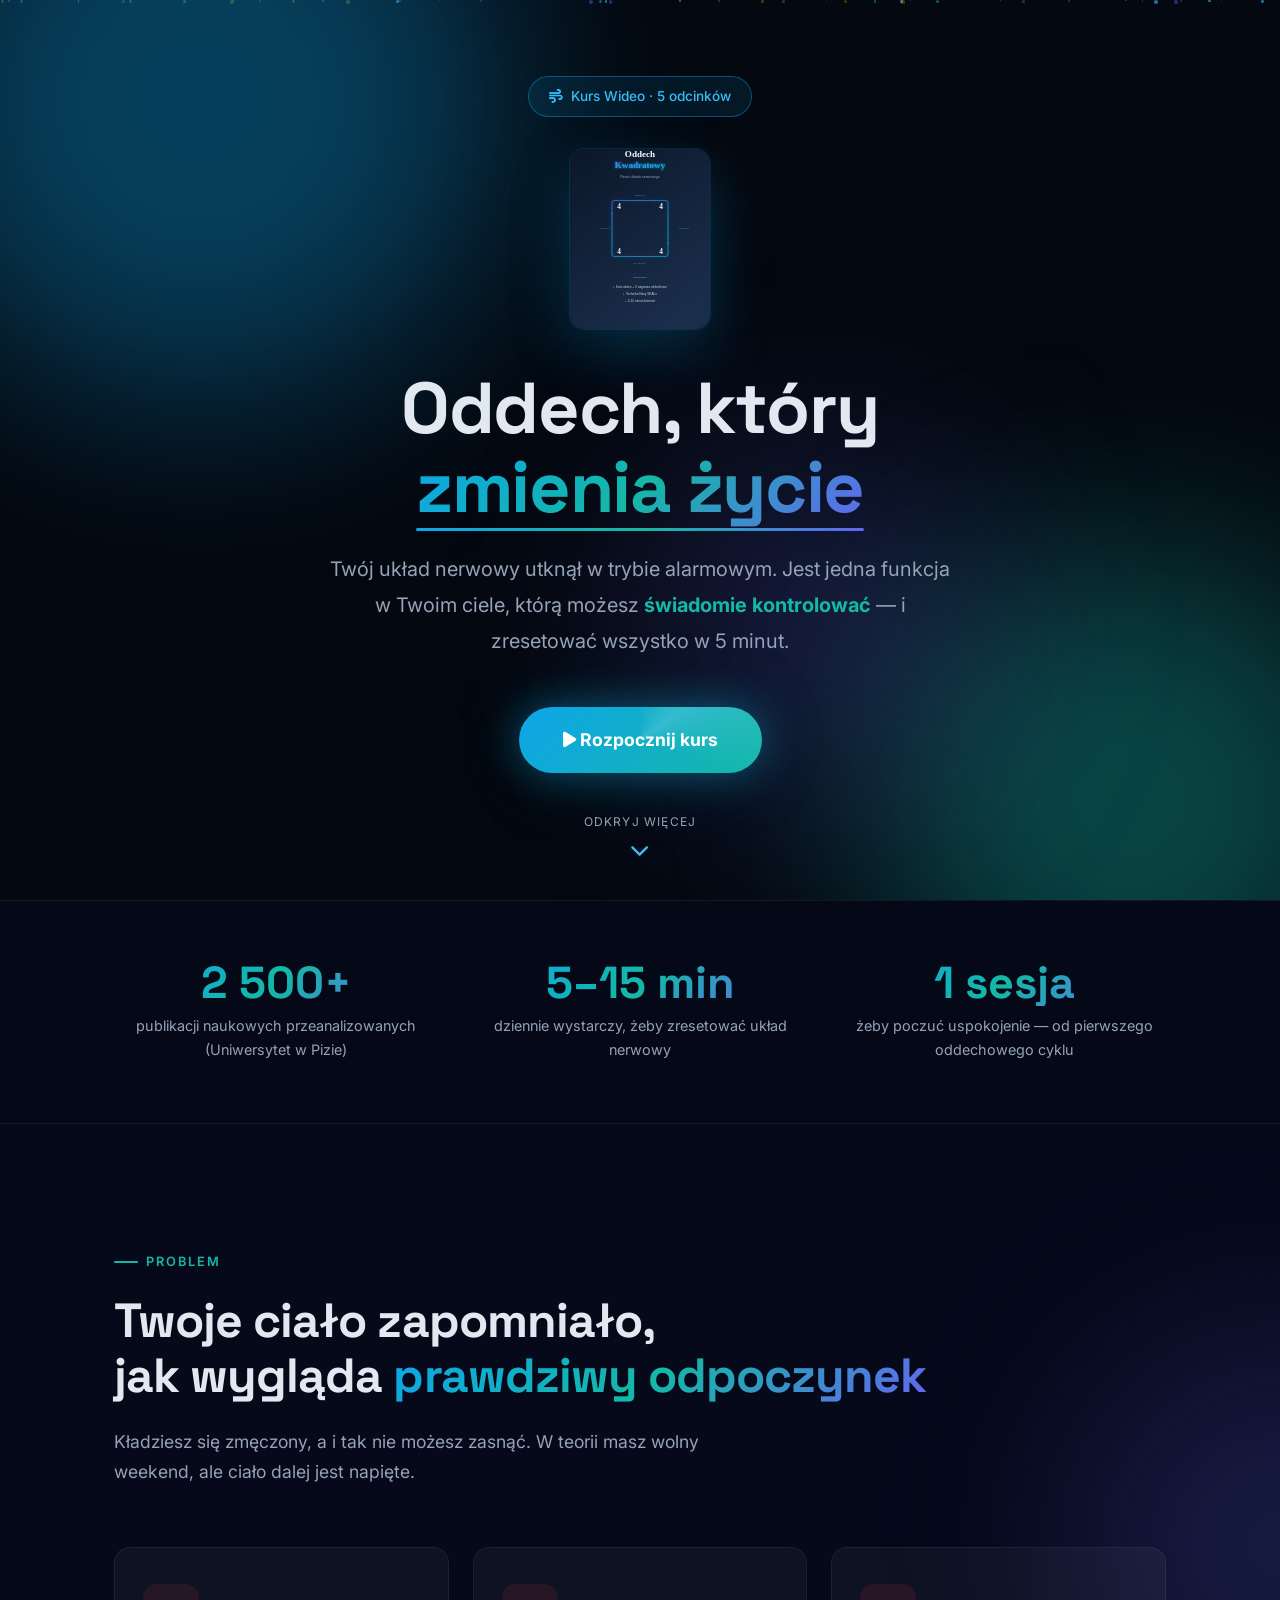
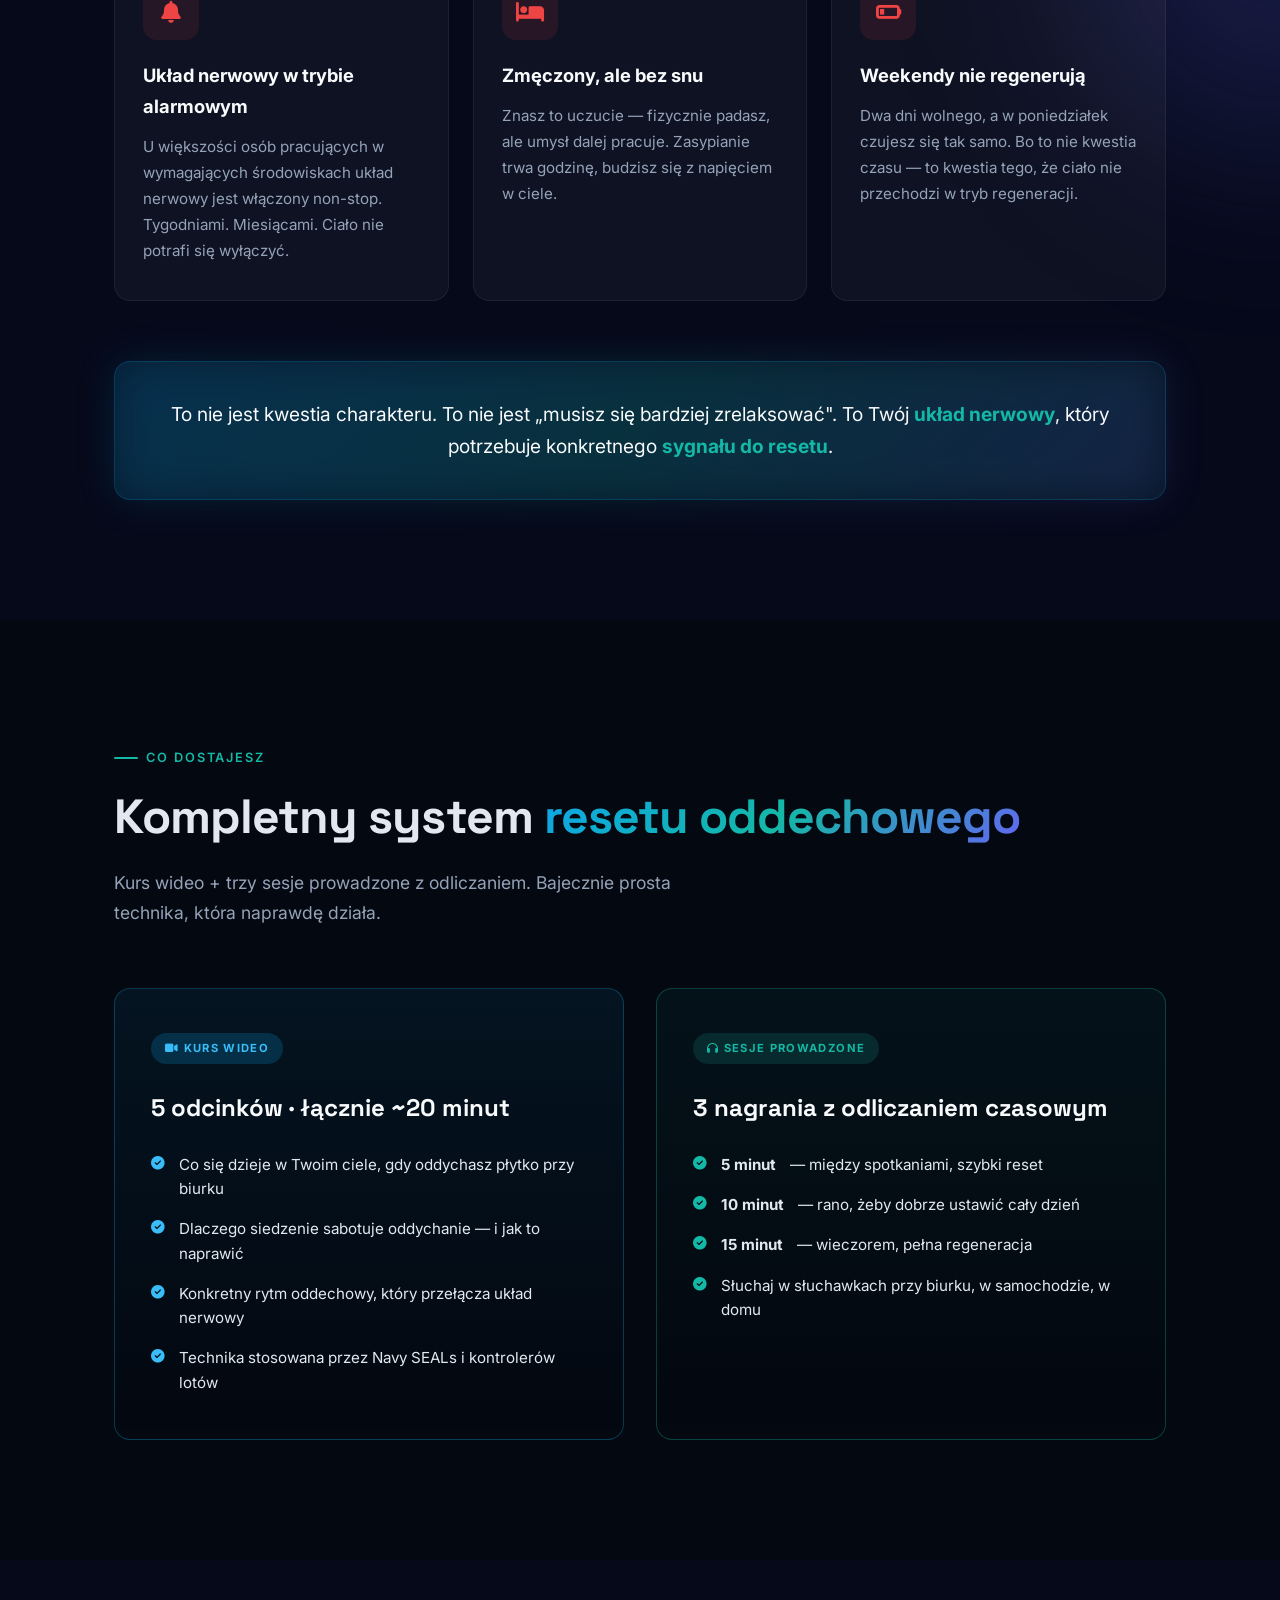
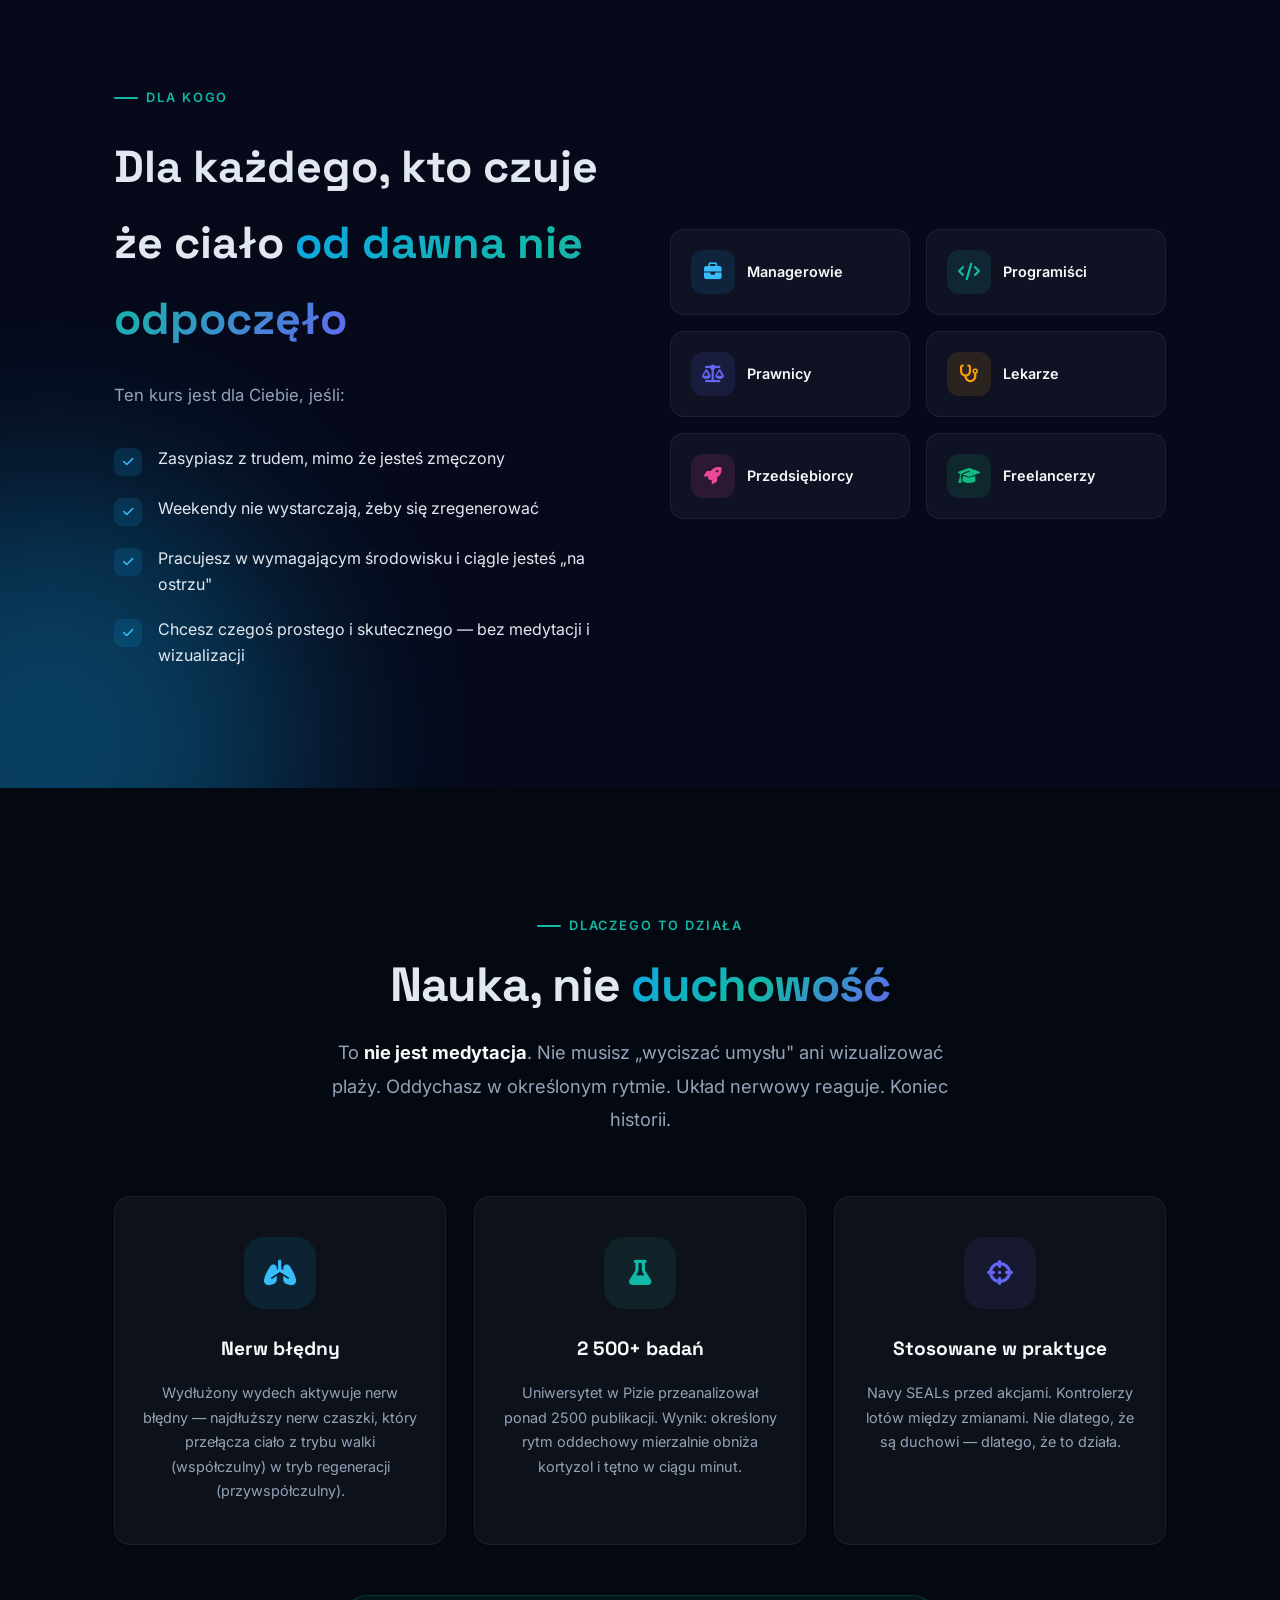
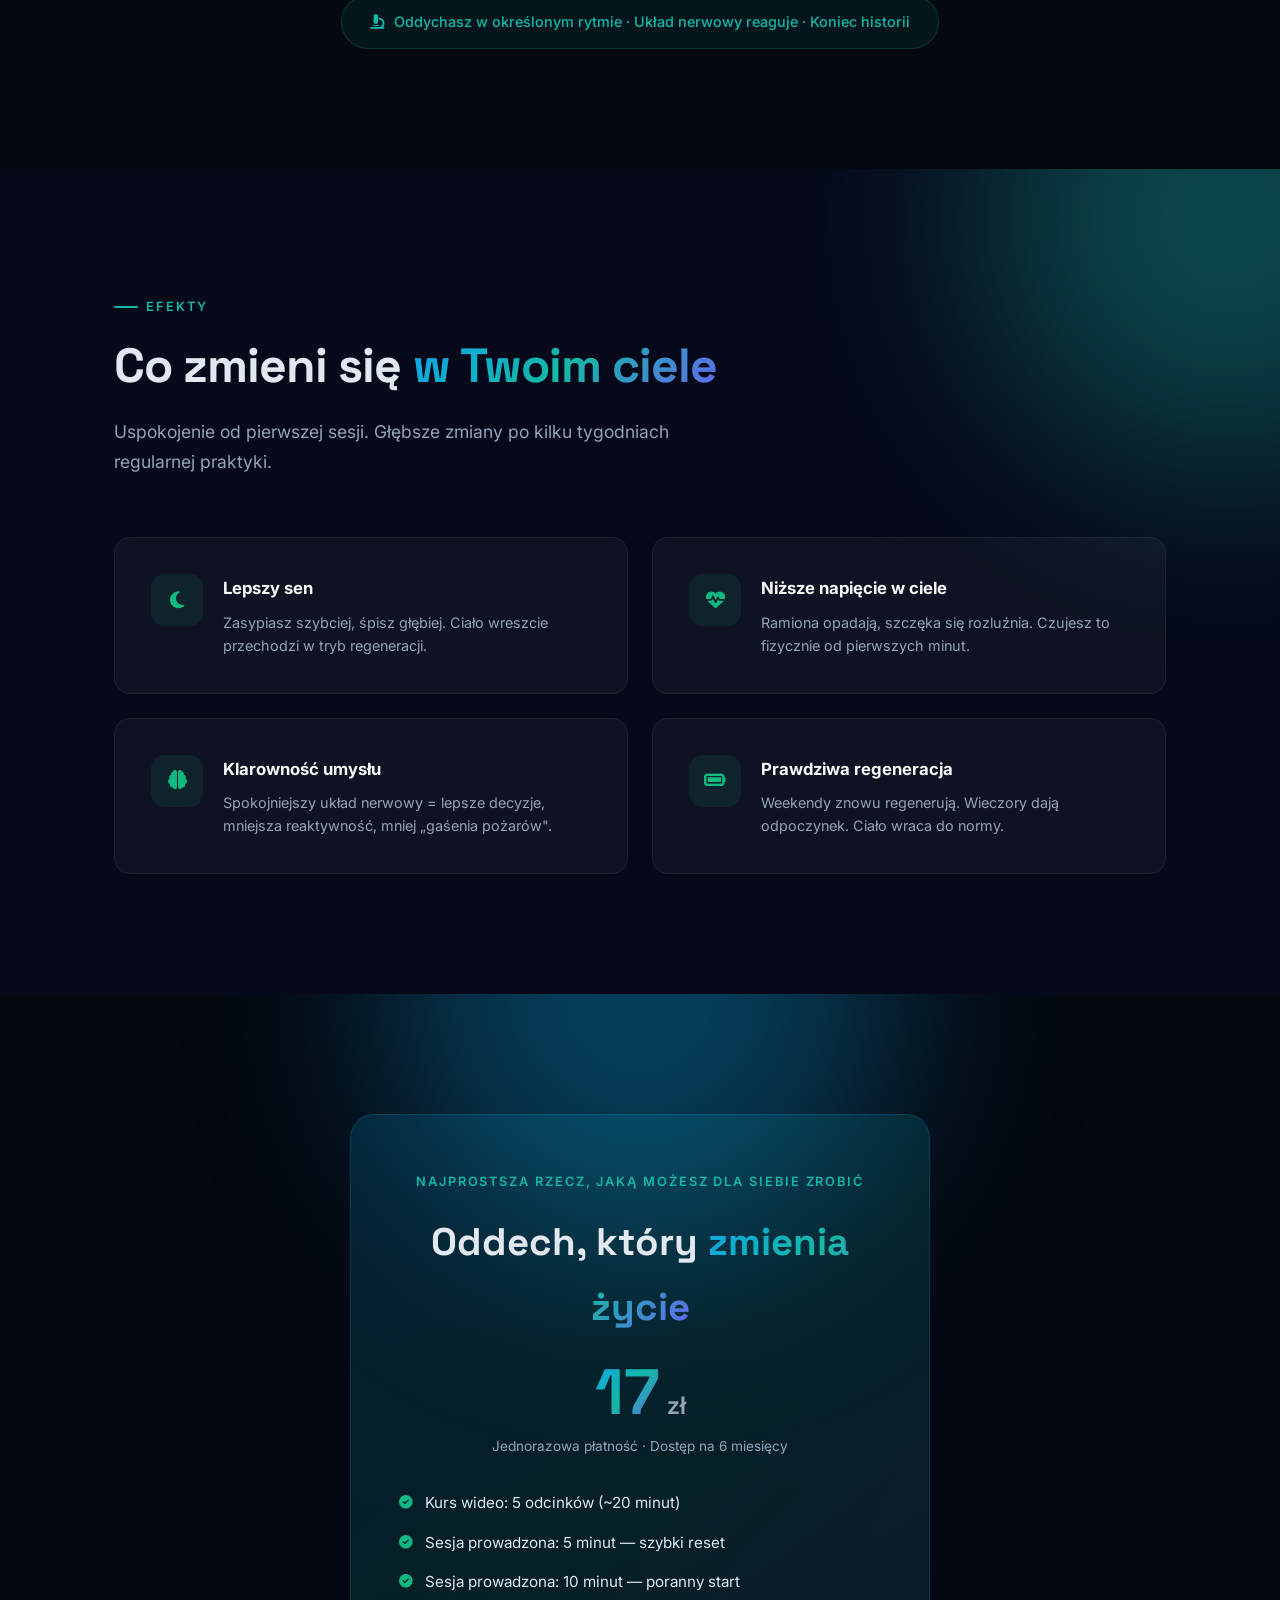
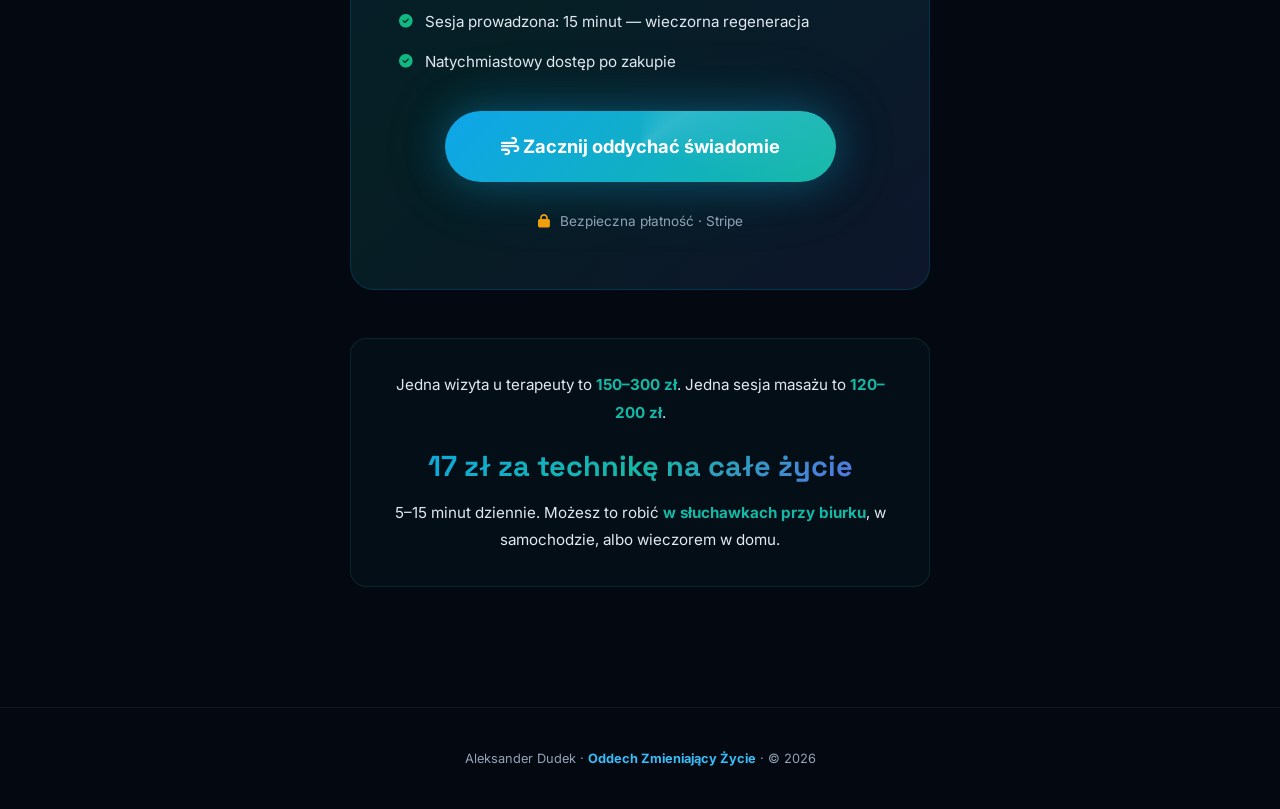
<file: oddech-zmieniajacy-zycie/index.html>
<!DOCTYPE html>
<html lang="pl">
<head>
<!-- Google Tag Manager -->
<script>(function(w,d,s,l,i){w[l]=w[l]||[];w[l].push({'gtm.start':
new Date().getTime(),event:'gtm.js'});var f=d.getElementsByTagName(s)[0],
j=d.createElement(s),dl=l!='dataLayer'?'&l='+l:'';j.async=true;j.src=
'https://www.googletagmanager.com/gtm.js?id='+i+dl;f.parentNode.insertBefore(j,f);
})(window,document,'script','dataLayer','GTM-P4CSLTC9');</script>
<!-- End Google Tag Manager -->
    <meta charset="UTF-8">
    <meta name="viewport" content="width=device-width, initial-scale=1.0">
    <title>Oddech Zmieniający Życie — Reset Układu Nerwowego | Aleksander Dudek</title>
    <meta name="description" content="Kurs wideo: oddech, który przełącza układ nerwowy z trybu walki w tryb regeneracji. 5 odcinków, 3 sesje prowadzone. Navy SEALs używają tego — Ty też możesz.">
    <link rel="preconnect" href="https://fonts.googleapis.com">
    <link href="https://fonts.googleapis.com/css2?family=Inter:wght@300;400;500;600;700;800;900&family=Space+Grotesk:wght@400;500;600;700&display=swap" rel="stylesheet">
    <link rel="stylesheet" href="https://cdnjs.cloudflare.com/ajax/libs/font-awesome/6.5.1/css/all.min.css">
    <style>
        /* ============ RESET & BASE ============ */
        *, *::before, *::after { margin: 0; padding: 0; box-sizing: border-box; }

        :root {
            --bg-deep: #040810;
            --bg-section: #06091a;
            --bg-card: rgba(255 255 255 / 0.04);
            --accent: #0ea5e9;
            --accent-light: #38bdf8;
            --teal: #14b8a6;
            --teal-glow: rgba(20, 184, 166, 0.35);
            --blue-glow: rgba(14, 165, 233, 0.35);
            --indigo: #6366f1;
            --amber: #f59e0b;
            --text: #e2e8f0;
            --text-muted: #94a3b8;
            --text-bright: #f8fafc;
            --gradient-main: linear-gradient(135deg, #0ea5e9 0%, #14b8a6 50%, #6366f1 100%);
            --gradient-cta: linear-gradient(135deg, #0ea5e9 0%, #14b8a6 100%);
            --radius: 16px;
        }

        html {
            scroll-behavior: smooth;
            font-size: 16px;
        }

        body {
            font-family: 'Inter', -apple-system, sans-serif;
            background: var(--bg-deep);
            color: var(--text);
            overflow-x: hidden;
            line-height: 1.7;
        }

        /* ============ SCROLLBAR ============ */
        ::-webkit-scrollbar { width: 6px; }
        ::-webkit-scrollbar-track { background: var(--bg-deep); }
        ::-webkit-scrollbar-thumb {
            background: var(--accent);
            border-radius: 3px;
        }

        /* ============ UTILITIES ============ */
        .container {
            max-width: 1100px;
            margin: 0 auto;
            padding: 0 24px;
        }

        .section {
            padding: 120px 0;
            position: relative;
        }

        .gradient-text {
            background: var(--gradient-main);
            -webkit-background-clip: text;
            -webkit-text-fill-color: transparent;
            background-clip: text;
        }

        /* ============ REVEAL ANIMATIONS ============ */
        .reveal {
            opacity: 0;
            transform: translateY(60px);
            transition: opacity 0.9s cubic-bezier(0.16, 1, 0.3, 1),
                        transform 0.9s cubic-bezier(0.16, 1, 0.3, 1);
        }
        .reveal.visible { opacity: 1; transform: translateY(0); }

        .reveal-left {
            opacity: 0;
            transform: translateX(-80px);
            transition: opacity 0.9s cubic-bezier(0.16, 1, 0.3, 1),
                        transform 0.9s cubic-bezier(0.16, 1, 0.3, 1);
        }
        .reveal-left.visible { opacity: 1; transform: translateX(0); }

        .reveal-right {
            opacity: 0;
            transform: translateX(80px);
            transition: opacity 0.9s cubic-bezier(0.16, 1, 0.3, 1),
                        transform 0.9s cubic-bezier(0.16, 1, 0.3, 1);
        }
        .reveal-right.visible { opacity: 1; transform: translateX(0); }

        .reveal-scale {
            opacity: 0;
            transform: scale(0.85);
            transition: opacity 0.9s cubic-bezier(0.16, 1, 0.3, 1),
                        transform 0.9s cubic-bezier(0.16, 1, 0.3, 1);
        }
        .reveal-scale.visible { opacity: 1; transform: scale(1); }

        .delay-1 { transition-delay: 0.1s; }
        .delay-2 { transition-delay: 0.2s; }
        .delay-3 { transition-delay: 0.3s; }
        .delay-4 { transition-delay: 0.4s; }
        .delay-5 { transition-delay: 0.5s; }

        /* ============ FLOATING ORB BACKGROUNDS ============ */
        .orb {
            position: absolute;
            border-radius: 50%;
            filter: blur(100px);
            pointer-events: none;
            z-index: 0;
        }
        .orb-blue { background: var(--blue-glow); }
        .orb-teal { background: var(--teal-glow); }
        .orb-indigo { background: rgba(99, 102, 241, 0.2); }

        /* ============ BREATHING ANIMATION ============ */
        @keyframes breathe {
            0%, 100% { transform: scale(1); opacity: 0.5; }
            50% { transform: scale(1.15); opacity: 0.8; }
        }

        /* ============ HERO ============ */
        .hero {
            min-height: 100vh;
            display: flex;
            align-items: center;
            justify-content: center;
            text-align: center;
            position: relative;
            overflow: hidden;
            padding: 40px 24px;
        }

        .hero .orb-1 { width: 600px; height: 600px; top: -200px; left: -100px; }
        .hero .orb-2 { width: 500px; height: 500px; bottom: -150px; right: -100px; }
        .hero .orb-3 {
            width: 350px; height: 350px;
            top: 50%; left: 50%;
            transform: translate(-50%, -50%);
            animation: breathe 8s ease-in-out infinite;
        }

        /* Animated particle grid */
        .hero-particles {
            position: absolute;
            inset: 0;
            overflow: hidden;
            z-index: 0;
        }
        .hero-particles span {
            position: absolute;
            width: 2px;
            height: 2px;
            background: rgba(56, 189, 248, 0.6);
            border-radius: 50%;
            animation: float-particle linear infinite;
        }

        @keyframes float-particle {
            0% { transform: translateY(100vh) scale(0); opacity: 0; }
            10% { opacity: 1; }
            90% { opacity: 1; }
            100% { transform: translateY(-10vh) scale(1); opacity: 0; }
        }

        .hero-content {
            position: relative;
            z-index: 2;
            max-width: 850px;
        }

        .hero-badge {
            display: inline-flex;
            align-items: center;
            gap: 8px;
            padding: 8px 20px;
            border-radius: 100px;
            border: 1px solid rgba(14, 165, 233, 0.4);
            background: rgba(14, 165, 233, 0.1);
            font-size: 0.85rem;
            font-weight: 500;
            color: var(--accent-light);
            margin-bottom: 32px;
            animation: pulse-border 3s ease-in-out infinite;
        }

        @keyframes pulse-border {
            0%, 100% { border-color: rgba(14, 165, 233, 0.4); box-shadow: 0 0 20px rgba(14, 165, 233, 0.1); }
            50% { border-color: rgba(20, 184, 166, 0.6); box-shadow: 0 0 30px rgba(20, 184, 166, 0.15); }
        }

        .hero h1 {
            font-family: 'Space Grotesk', sans-serif;
            font-size: clamp(2.5rem, 6vw, 4.5rem);
            font-weight: 800;
            line-height: 1.1;
            margin-bottom: 24px;
            letter-spacing: -0.02em;
        }

        .hero h1 .line-glow {
            position: relative;
            display: inline-block;
        }
        .hero h1 .line-glow::after {
            content: '';
            position: absolute;
            bottom: -4px; left: 0;
            width: 100%; height: 3px;
            background: var(--gradient-main);
            border-radius: 2px;
            animation: glow-line 3s ease-in-out infinite alternate;
        }
        @keyframes glow-line {
            0% { box-shadow: 0 0 8px var(--teal-glow); }
            100% { box-shadow: 0 0 20px var(--blue-glow); }
        }

        .hero-sub {
            font-size: clamp(1.05rem, 2vw, 1.25rem);
            color: var(--text-muted);
            max-width: 640px;
            margin: 0 auto 48px;
            line-height: 1.8;
        }
        .hero-sub strong { color: var(--teal); }

        .hero-cta {
            display: inline-flex;
            align-items: center;
            gap: 12px;
            padding: 18px 44px;
            border-radius: 100px;
            background: var(--gradient-cta);
            color: #fff;
            font-weight: 700;
            font-size: 1.1rem;
            text-decoration: none;
            position: relative;
            overflow: hidden;
            transition: transform 0.35s ease, box-shadow 0.35s ease;
            box-shadow: 0 0 40px rgba(14, 165, 233, 0.4), 0 0 80px rgba(20, 184, 166, 0.15);
        }
        .hero-cta:hover {
            transform: translateY(-3px) scale(1.03);
            box-shadow: 0 0 60px rgba(14, 165, 233, 0.6), 0 0 120px rgba(20, 184, 166, 0.25);
        }
        .hero-cta::before {
            content: '';
            position: absolute;
            top: -50%; left: -50%;
            width: 200%; height: 200%;
            background: conic-gradient(from 0deg, transparent, rgba(255,255,255,0.15), transparent 30%);
            animation: rotate-shine 3s linear infinite;
        }
        @keyframes rotate-shine { to { transform: rotate(360deg); } }
        .hero-cta span { position: relative; z-index: 1; }

        .hero-meta {
            margin-top: 28px;
            font-size: 0.85rem;
            color: var(--text-muted);
            display: flex;
            align-items: center;
            justify-content: center;
            gap: 20px;
            flex-wrap: wrap;
        }
        .hero-meta i { color: var(--accent-light); margin-right: 6px; }

        .hero-product-img {
            margin: 0 auto 40px;
            width: 140px;
            height: 180px;
            border-radius: 14px;
            overflow: hidden;
            box-shadow: 0 20px 60px rgba(14, 165, 233, 0.25), 0 0 0 1px rgba(14, 165, 233, 0.15);
            transition: transform 0.5s ease, box-shadow 0.5s ease;
        }
        .hero-product-img:hover {
            transform: translateY(-6px) scale(1.04);
            box-shadow: 0 30px 80px rgba(14, 165, 233, 0.35), 0 0 0 1px rgba(14, 165, 233, 0.3);
        }
        .hero-product-img img {
            width: 100%;
            height: 100%;
            object-fit: cover;
        }

        /* ============ STATS BAR ============ */
        .stats-bar {
            padding: 60px 0;
            border-top: 1px solid rgba(255,255,255,0.06);
            border-bottom: 1px solid rgba(255,255,255,0.06);
            background: rgba(6, 9, 26, 0.8);
            backdrop-filter: blur(20px);
        }
        .stats-grid {
            display: grid;
            grid-template-columns: repeat(auto-fit, minmax(200px, 1fr));
            gap: 40px;
            text-align: center;
        }
        .stat-number {
            font-family: 'Space Grotesk', sans-serif;
            font-size: 2.8rem;
            font-weight: 800;
            line-height: 1;
            margin-bottom: 8px;
        }
        .stat-label {
            font-size: 0.9rem;
            color: var(--text-muted);
        }

        /* ============ SECTION LABELS ============ */
        .section-label {
            display: inline-flex;
            align-items: center;
            gap: 8px;
            font-size: 0.8rem;
            font-weight: 600;
            text-transform: uppercase;
            letter-spacing: 0.15em;
            color: var(--teal);
            margin-bottom: 20px;
        }
        .section-label::before {
            content: '';
            width: 24px; height: 2px;
            background: var(--teal);
            border-radius: 2px;
        }

        .section-title {
            font-family: 'Space Grotesk', sans-serif;
            font-size: clamp(2rem, 4vw, 3rem);
            font-weight: 800;
            line-height: 1.15;
            margin-bottom: 24px;
            letter-spacing: -0.02em;
        }

        .section-subtitle {
            font-size: 1.1rem;
            color: var(--text-muted);
            max-width: 600px;
            margin-bottom: 60px;
            line-height: 1.7;
        }

        /* ============ PROBLEM SECTION ============ */
        .problem {
            background: var(--bg-section);
            position: relative;
        }
        .problem .orb-1 { width: 400px; height: 400px; top: 20%; right: -200px; }

        .problem-cards {
            display: grid;
            grid-template-columns: repeat(auto-fit, minmax(300px, 1fr));
            gap: 24px;
        }

        .problem-card {
            background: var(--bg-card);
            border: 1px solid rgba(255,255,255,0.06);
            border-radius: var(--radius);
            padding: 36px 28px;
            position: relative;
            overflow: hidden;
            transition: transform 0.4s ease, border-color 0.4s ease, box-shadow 0.4s ease;
        }
        .problem-card:hover {
            transform: translateY(-6px);
            border-color: rgba(239, 68, 68, 0.3);
            box-shadow: 0 20px 60px rgba(239, 68, 68, 0.1);
        }
        .problem-card::before {
            content: '';
            position: absolute; top: 0; left: 0; right: 0;
            height: 3px;
            background: linear-gradient(90deg, #ef4444, var(--indigo));
            opacity: 0;
            transition: opacity 0.4s;
        }
        .problem-card:hover::before { opacity: 1; }

        .problem-icon {
            width: 56px; height: 56px;
            border-radius: 14px;
            background: rgba(239, 68, 68, 0.1);
            display: flex;
            align-items: center;
            justify-content: center;
            margin-bottom: 20px;
            font-size: 1.4rem;
            color: #ef4444;
        }
        .problem-card h3 {
            font-size: 1.15rem;
            font-weight: 700;
            margin-bottom: 12px;
            color: var(--text-bright);
        }
        .problem-card p {
            font-size: 0.95rem;
            color: var(--text-muted);
            line-height: 1.7;
        }

        .problem-highlight {
            margin-top: 60px;
            padding: 36px;
            border-radius: var(--radius);
            background: linear-gradient(135deg, rgba(14, 165, 233, 0.12), rgba(20, 184, 166, 0.08));
            border: 1px solid rgba(14, 165, 233, 0.2);
            text-align: center;
            font-size: 1.2rem;
            color: var(--text-bright);
            line-height: 1.7;
            position: relative;
        }
        .problem-highlight::before {
            content: '';
            position: absolute; inset: -1px;
            border-radius: var(--radius);
            background: var(--gradient-main);
            z-index: -1;
            opacity: 0.15;
            filter: blur(20px);
        }
        .problem-highlight strong { color: var(--teal); }

        /* ============ WHAT YOU GET ============ */
        .offer { position: relative; }

        .offer-grid {
            display: grid;
            grid-template-columns: 1fr 1fr;
            gap: 32px;
        }

        .offer-card {
            background: var(--bg-card);
            border: 1px solid rgba(255,255,255,0.06);
            border-radius: var(--radius);
            padding: 44px 36px;
            position: relative;
            overflow: hidden;
            transition: transform 0.4s ease, box-shadow 0.4s ease;
        }
        .offer-card:hover {
            transform: translateY(-4px);
            box-shadow: 0 30px 80px rgba(14, 165, 233, 0.12);
        }

        .offer-card.primary {
            border-color: rgba(14, 165, 233, 0.3);
            background: linear-gradient(180deg, rgba(14, 165, 233, 0.08) 0%, transparent 100%);
        }
        .offer-card.bonus {
            border-color: rgba(20, 184, 166, 0.3);
            background: linear-gradient(180deg, rgba(20, 184, 166, 0.06) 0%, transparent 100%);
        }

        .offer-tag {
            display: inline-block;
            font-size: 0.7rem;
            font-weight: 700;
            text-transform: uppercase;
            letter-spacing: 0.12em;
            padding: 6px 14px;
            border-radius: 100px;
            margin-bottom: 24px;
        }
        .offer-tag.primary-tag { background: rgba(14, 165, 233, 0.2); color: var(--accent-light); }
        .offer-tag.bonus-tag { background: rgba(20, 184, 166, 0.15); color: var(--teal); }

        .offer-card h3 {
            font-family: 'Space Grotesk', sans-serif;
            font-size: 1.5rem;
            font-weight: 700;
            margin-bottom: 24px;
            color: var(--text-bright);
        }

        .offer-list {
            list-style: none;
            display: flex;
            flex-direction: column;
            gap: 16px;
        }
        .offer-list li {
            display: flex;
            gap: 14px;
            align-items: flex-start;
            font-size: 0.95rem;
            color: var(--text);
            line-height: 1.6;
        }
        .offer-list li i {
            flex-shrink: 0;
            margin-top: 4px;
            font-size: 0.85rem;
        }
        .offer-card.primary .offer-list li i { color: var(--accent-light); }
        .offer-card.bonus .offer-list li i { color: var(--teal); }

        /* ============ FOR WHOM ============ */
        .audience {
            background: var(--bg-section);
            position: relative;
            overflow: hidden;
        }
        .audience .orb-1 { width: 500px; height: 500px; bottom: -200px; left: -200px; }

        .audience-content {
            display: grid;
            grid-template-columns: 1fr 1fr;
            gap: 60px;
            align-items: center;
        }

        .audience-text h2 {
            font-family: 'Space Grotesk', sans-serif;
            font-size: clamp(2rem, 4vw, 2.8rem);
            font-weight: 800;
            margin-bottom: 24px;
        }
        .audience-text > p {
            color: var(--text-muted);
            margin-bottom: 36px;
            font-size: 1.05rem;
        }

        .audience-checks {
            list-style: none;
            display: flex;
            flex-direction: column;
            gap: 20px;
        }
        .audience-checks li {
            display: flex;
            align-items: flex-start;
            gap: 16px;
            font-size: 1rem;
            color: var(--text);
            line-height: 1.6;
        }
        .check-icon {
            width: 28px; height: 28px;
            border-radius: 8px;
            flex-shrink: 0;
            display: flex;
            align-items: center;
            justify-content: center;
            font-size: 0.75rem;
            margin-top: 2px;
            background: rgba(14, 165, 233, 0.15);
            color: var(--accent-light);
        }

        .roles-grid {
            display: grid;
            grid-template-columns: repeat(2, 1fr);
            gap: 16px;
        }
        .role-chip {
            display: flex;
            align-items: center;
            gap: 12px;
            padding: 20px;
            background: var(--bg-card);
            border: 1px solid rgba(255,255,255,0.06);
            border-radius: 14px;
            transition: border-color 0.3s, transform 0.3s, box-shadow 0.3s;
        }
        .role-chip:hover {
            border-color: rgba(14, 165, 233, 0.4);
            transform: translateY(-3px);
            box-shadow: 0 10px 40px rgba(14, 165, 233, 0.1);
        }
        .role-icon {
            width: 44px; height: 44px;
            border-radius: 12px;
            display: flex;
            align-items: center;
            justify-content: center;
            font-size: 1.1rem;
            flex-shrink: 0;
        }
        .role-icon.i1 { background: rgba(14, 165, 233, 0.12); color: var(--accent-light); }
        .role-icon.i2 { background: rgba(20, 184, 166, 0.12); color: var(--teal); }
        .role-icon.i3 { background: rgba(99, 102, 241, 0.12); color: var(--indigo); }
        .role-icon.i4 { background: rgba(245, 158, 11, 0.12); color: var(--amber); }
        .role-icon.i5 { background: rgba(236, 72, 153, 0.12); color: #ec4899; }
        .role-icon.i6 { background: rgba(16, 185, 129, 0.12); color: #10b981; }
        .role-chip span { font-weight: 600; font-size: 0.9rem; color: var(--text-bright); }

        /* ============ WHY IT WORKS ============ */
        .science { position: relative; text-align: center; }

        .science-intro {
            max-width: 650px;
            margin: 0 auto 60px;
            font-size: 1.15rem;
            color: var(--text-muted);
            line-height: 1.8;
        }
        .science-intro strong { color: var(--text-bright); }

        .pillars {
            display: grid;
            grid-template-columns: repeat(3, 1fr);
            gap: 28px;
        }

        .pillar {
            padding: 40px 28px;
            border-radius: var(--radius);
            border: 1px solid rgba(255,255,255,0.06);
            background: var(--bg-card);
            text-align: center;
            position: relative;
            overflow: hidden;
            transition: transform 0.4s ease, box-shadow 0.4s ease;
        }
        .pillar:hover { transform: translateY(-6px); }
        .pillar:nth-child(1):hover { box-shadow: 0 20px 60px rgba(14, 165, 233, 0.15); }
        .pillar:nth-child(2):hover { box-shadow: 0 20px 60px rgba(20, 184, 166, 0.15); }
        .pillar:nth-child(3):hover { box-shadow: 0 20px 60px rgba(99, 102, 241, 0.15); }

        .pillar-icon {
            width: 72px; height: 72px;
            border-radius: 20px;
            display: flex;
            align-items: center;
            justify-content: center;
            font-size: 1.6rem;
            margin: 0 auto 24px;
        }
        .pillar:nth-child(1) .pillar-icon { background: rgba(14, 165, 233, 0.12); color: var(--accent-light); }
        .pillar:nth-child(2) .pillar-icon { background: rgba(20, 184, 166, 0.1); color: var(--teal); }
        .pillar:nth-child(3) .pillar-icon { background: rgba(99, 102, 241, 0.1); color: var(--indigo); }

        .pillar h3 {
            font-family: 'Space Grotesk', sans-serif;
            font-size: 1.2rem;
            font-weight: 700;
            margin-bottom: 16px;
            color: var(--text-bright);
        }
        .pillar p {
            font-size: 0.9rem;
            color: var(--text-muted);
            line-height: 1.7;
        }

        .science-badge {
            display: inline-flex;
            align-items: center;
            gap: 10px;
            margin-top: 50px;
            padding: 14px 28px;
            border-radius: 100px;
            background: rgba(20, 184, 166, 0.08);
            border: 1px solid rgba(20, 184, 166, 0.2);
            font-size: 0.9rem;
            color: var(--teal);
            font-weight: 500;
        }

        /* ============ RESULTS ============ */
        .results {
            background: var(--bg-section);
            position: relative;
            overflow: hidden;
        }
        .results .orb-1 { width: 500px; height: 500px; top: -200px; right: -200px; }

        .results-grid {
            display: grid;
            grid-template-columns: repeat(2, 1fr);
            gap: 24px;
        }

        .result-card {
            padding: 36px;
            border-radius: var(--radius);
            background: var(--bg-card);
            border: 1px solid rgba(255,255,255,0.06);
            display: flex;
            gap: 20px;
            align-items: flex-start;
            transition: transform 0.4s ease, border-color 0.4s ease;
        }
        .result-card:hover {
            transform: translateY(-4px);
            border-color: rgba(16, 185, 129, 0.4);
        }

        .result-icon {
            width: 52px; height: 52px;
            border-radius: 14px;
            background: rgba(16, 185, 129, 0.1);
            color: #10b981;
            display: flex;
            align-items: center;
            justify-content: center;
            font-size: 1.2rem;
            flex-shrink: 0;
        }

        .result-card h3 {
            font-size: 1.05rem;
            font-weight: 700;
            color: var(--text-bright);
            margin-bottom: 8px;
        }
        .result-card p {
            font-size: 0.9rem;
            color: var(--text-muted);
            line-height: 1.6;
        }

        /* ============ PRICING / CTA ============ */
        .pricing {
            position: relative;
            text-align: center;
            overflow: hidden;
        }
        .pricing .orb-1 { width: 500px; height: 500px; top: -250px; left: 50%; margin-left: -250px; }

        .pricing-card {
            max-width: 580px;
            margin: 0 auto;
            padding: 56px 48px;
            border-radius: 24px;
            background: linear-gradient(180deg, rgba(14, 165, 233, 0.06) 0%, rgba(20, 184, 166, 0.03) 100%);
            border: 1px solid rgba(14, 165, 233, 0.25);
            position: relative;
            overflow: hidden;
        }
        .pricing-card::before {
            content: '';
            position: absolute; inset: -2px;
            border-radius: 26px;
            background: var(--gradient-main);
            z-index: -1;
            opacity: 0.1;
        }

        .pricing-eyebrow {
            font-size: 0.8rem;
            font-weight: 600;
            text-transform: uppercase;
            letter-spacing: 0.15em;
            color: var(--teal);
            margin-bottom: 16px;
        }

        .pricing-card h2 {
            font-family: 'Space Grotesk', sans-serif;
            font-size: clamp(1.8rem, 3.5vw, 2.4rem);
            font-weight: 800;
            margin-bottom: 20px;
        }

        .price-row {
            display: flex;
            align-items: baseline;
            justify-content: center;
            gap: 8px;
            margin-bottom: 8px;
        }
        .price-amount {
            font-family: 'Space Grotesk', sans-serif;
            font-size: 4rem;
            font-weight: 800;
            line-height: 1;
        }
        .price-currency {
            font-size: 1.5rem;
            font-weight: 600;
            color: var(--text-muted);
        }

        .price-note {
            font-size: 0.85rem;
            color: var(--text-muted);
            margin-bottom: 32px;
        }

        .pricing-includes {
            list-style: none;
            display: flex;
            flex-direction: column;
            gap: 14px;
            margin-bottom: 36px;
            text-align: left;
        }
        .pricing-includes li {
            display: flex;
            align-items: center;
            gap: 12px;
            font-size: 0.95rem;
            color: var(--text);
        }
        .pricing-includes li i {
            color: #10b981;
            font-size: 0.85rem;
        }

        .cta-button {
            display: inline-flex;
            align-items: center;
            gap: 12px;
            padding: 20px 56px;
            border-radius: 100px;
            background: var(--gradient-cta);
            color: #fff;
            font-weight: 700;
            font-size: 1.15rem;
            text-decoration: none;
            position: relative;
            overflow: hidden;
            transition: transform 0.35s ease, box-shadow 0.35s ease;
            box-shadow: 0 0 40px rgba(14, 165, 233, 0.35), 0 0 80px rgba(20, 184, 166, 0.12);
            border: none;
            cursor: pointer;
        }
        .cta-button:hover {
            transform: translateY(-3px) scale(1.04);
            box-shadow: 0 0 60px rgba(14, 165, 233, 0.55), 0 0 120px rgba(20, 184, 166, 0.2);
        }
        .cta-button::before {
            content: '';
            position: absolute;
            top: -50%; left: -50%;
            width: 200%; height: 200%;
            background: conic-gradient(from 0deg, transparent, rgba(255,255,255,0.12), transparent 30%);
            animation: rotate-shine 3s linear infinite;
        }
        .cta-button span { position: relative; z-index: 1; }

        .guarantee {
            margin-top: 28px;
            display: flex;
            align-items: center;
            justify-content: center;
            gap: 10px;
            font-size: 0.85rem;
            color: var(--text-muted);
        }
        .guarantee i { color: var(--amber); }

        .pricing-math {
            margin-top: 48px;
            padding: 32px;
            border-radius: var(--radius);
            background: rgba(20, 184, 166, 0.04);
            border: 1px solid rgba(20, 184, 166, 0.15);
            max-width: 580px;
            margin-left: auto;
            margin-right: auto;
        }
        .pricing-math p {
            font-size: 0.95rem;
            color: var(--text);
            line-height: 1.8;
        }
        .pricing-math strong { color: var(--teal); }
        .pricing-math .math-big {
            font-family: 'Space Grotesk', sans-serif;
            font-size: 1.8rem;
            font-weight: 800;
            margin: 16px 0 8px;
        }

        /* ============ FOOTER ============ */
        .footer {
            padding: 40px 0;
            border-top: 1px solid rgba(255,255,255,0.06);
            text-align: center;
        }
        .footer p {
            font-size: 0.8rem;
            color: var(--text-muted);
        }
        .footer-brand {
            font-weight: 700;
            color: var(--accent-light);
        }

        /* ============ SCROLL INDICATOR ============ */
        .scroll-indicator {
            position: absolute;
            bottom: 40px; left: 50%;
            transform: translateX(-50%);
            z-index: 10;
            display: flex;
            flex-direction: column;
            align-items: center;
            gap: 8px;
            color: var(--text-muted);
            font-size: 0.75rem;
            letter-spacing: 0.1em;
            text-transform: uppercase;
            animation: bounce-down 2s ease-in-out infinite;
        }
        .scroll-indicator i { font-size: 1.2rem; color: var(--accent-light); }
        @keyframes bounce-down {
            0%, 100% { transform: translateX(-50%) translateY(0); }
            50% { transform: translateX(-50%) translateY(10px); }
        }

        /* ============ PROGRESS BAR ============ */
        .progress-bar {
            position: fixed;
            top: 0; left: 0;
            height: 3px;
            background: var(--gradient-main);
            z-index: 9999;
            transition: width 0.15s ease;
            box-shadow: 0 0 10px var(--teal-glow);
        }

        /* ============ RESPONSIVE ============ */
        @media (max-width: 900px) {
            .pillars { grid-template-columns: 1fr; }
        }

        @media (max-width: 768px) {
            .offer-grid, .audience-content, .results-grid { grid-template-columns: 1fr; }
            .roles-grid { grid-template-columns: 1fr; }
        }

        @media (max-width: 600px) {
            .section { padding: 80px 0; }
            .hero { padding: 80px 16px 60px; }
            .pricing-card { padding: 36px 24px; }
            .offer-card { padding: 32px 24px; }
            .price-amount { font-size: 3.2rem; }
        }
    </style>
</head>
<body>
<!-- Google Tag Manager (noscript) -->
<noscript><iframe src="https://www.googletagmanager.com/ns.html?id=GTM-P4CSLTC9"
height="0" width="0" style="display:none;visibility:hidden"></iframe></noscript>
<!-- End Google Tag Manager (noscript) -->

<!-- Progress Bar -->
<div class="progress-bar" id="progressBar"></div>

<!-- ==================== HERO ==================== -->
<section class="hero">
    <div class="hero-particles" id="particles"></div>
    <div class="orb orb-blue orb-1"></div>
    <div class="orb orb-teal orb-2"></div>
    <div class="orb orb-indigo orb-3"></div>

    <div class="hero-content">
        <div class="hero-badge reveal-scale">
            <i class="fa-solid fa-wind"></i>
            Kurs Wideo · 5 odcinków
        </div>

        <div class="hero-product-img reveal-scale delay-1">
            <img src="/assets/img/oddech-zmieniajacy-zycie.svg" alt="Oddech zmieniający życie — okładka kursu" width="140" height="180">
        </div>

        <h1 class="reveal">
            Oddech, który<br>
            <span class="gradient-text line-glow">zmienia życie</span>
        </h1>

        <p class="hero-sub reveal delay-1">
            Twój układ nerwowy utknął w trybie alarmowym. Jest jedna funkcja w Twoim ciele,
            którą możesz <strong>świadomie kontrolować</strong> — i zresetować wszystko w&nbsp;5&nbsp;minut.
        </p>

        <a href="https://www.naffy.io/aleksander-dudek/oddech-ktory-zmienia-zycie-kurs-wideo-VyJ" class="hero-cta reveal delay-2">
            <span><i class="fa-solid fa-play"></i> Rozpocznij kurs</span>
        </a>

        <div class="hero-meta reveal delay-3">
            <span><i class="fa-solid fa-video"></i> 5 odcinków wideo</span>
            <span><i class="fa-solid fa-bolt-lightning"></i> Natychmiastowy dostęp</span>
            <span><i class="fa-solid fa-shield-halved"></i> Bezpieczna płatność</span>
        </div>
    </div>

    <div class="scroll-indicator">
        <span>Odkryj więcej</span>
        <i class="fa-solid fa-chevron-down"></i>
    </div>
</section>

<!-- ==================== STATS BAR ==================== -->
<div class="stats-bar">
    <div class="container">
        <div class="stats-grid">
            <div class="stat-item reveal delay-1">
                <div class="stat-number gradient-text">2 500+</div>
                <div class="stat-label">publikacji naukowych przeanalizowanych (Uniwersytet w Pizie)</div>
            </div>
            <div class="stat-item reveal delay-2">
                <div class="stat-number gradient-text">5–15 min</div>
                <div class="stat-label">dziennie wystarczy, żeby zresetować układ nerwowy</div>
            </div>
            <div class="stat-item reveal delay-3">
                <div class="stat-number gradient-text">1 sesja</div>
                <div class="stat-label">żeby poczuć uspokojenie — od pierwszego oddechowego cyklu</div>
            </div>
        </div>
    </div>
</div>

<!-- ==================== PROBLEM ==================== -->
<section class="section problem">
    <div class="orb orb-indigo orb-1"></div>
    <div class="container">
        <div class="section-label reveal">Problem</div>
        <h2 class="section-title reveal">
            Twoje ciało zapomniało,<br>jak wygląda <span class="gradient-text">prawdziwy odpoczynek</span>
        </h2>
        <p class="section-subtitle reveal delay-1">
            Kładziesz się zmęczony, a i tak nie możesz zasnąć. W teorii masz wolny weekend,
            ale ciało dalej jest napięte.
        </p>

        <div class="problem-cards">
            <div class="problem-card reveal delay-1">
                <div class="problem-icon"><i class="fa-solid fa-bell"></i></div>
                <h3>Układ nerwowy w trybie alarmowym</h3>
                <p>U większości osób pracujących w wymagających środowiskach układ nerwowy jest włączony non-stop. Tygodniami. Miesiącami. Ciało nie potrafi się wyłączyć.</p>
            </div>
            <div class="problem-card reveal delay-2">
                <div class="problem-icon"><i class="fa-solid fa-bed"></i></div>
                <h3>Zmęczony, ale bez snu</h3>
                <p>Znasz to uczucie — fizycznie padasz, ale umysł dalej pracuje. Zasypianie trwa godzinę, budzisz się z napięciem w ciele.</p>
            </div>
            <div class="problem-card reveal delay-3">
                <div class="problem-icon"><i class="fa-solid fa-battery-quarter"></i></div>
                <h3>Weekendy nie regenerują</h3>
                <p>Dwa dni wolnego, a w poniedziałek czujesz się tak samo. Bo to nie kwestia czasu  — to kwestia tego, że ciało nie przechodzi w tryb regeneracji.</p>
            </div>
        </div>

        <div class="problem-highlight reveal delay-2">
            To nie jest kwestia charakteru. To nie jest „musisz się bardziej zrelaksować".
            To Twój <strong>układ nerwowy</strong>, który potrzebuje konkretnego <strong>sygnału do resetu</strong>.
        </div>
    </div>
</section>

<!-- ==================== WHAT YOU GET ==================== -->
<section class="section offer">
    <div class="container">
        <div class="section-label reveal">Co dostajesz</div>
        <h2 class="section-title reveal">
            Kompletny system <span class="gradient-text">resetu oddechowego</span>
        </h2>
        <p class="section-subtitle reveal delay-1">
            Kurs wideo + trzy sesje prowadzone z odliczaniem. Bajecznie prosta technika, która naprawdę działa.
        </p>

        <div class="offer-grid">
            <div class="offer-card primary reveal-left delay-1">
                <span class="offer-tag primary-tag"><i class="fa-solid fa-video"></i> Kurs wideo</span>
                <h3>5 odcinków · łącznie ~20 minut</h3>
                <ul class="offer-list">
                    <li><i class="fa-solid fa-check-circle"></i> Co się dzieje w Twoim ciele, gdy oddychasz płytko przy biurku</li>
                    <li><i class="fa-solid fa-check-circle"></i> Dlaczego siedzenie sabotuje oddychanie — i jak to naprawić</li>
                    <li><i class="fa-solid fa-check-circle"></i> Konkretny rytm oddechowy, który przełącza układ nerwowy</li>
                    <li><i class="fa-solid fa-check-circle"></i> Technika stosowana przez Navy SEALs i kontrolerów lotów</li>
                </ul>
            </div>

            <div class="offer-card bonus reveal-right delay-2">
                <span class="offer-tag bonus-tag"><i class="fa-solid fa-headphones"></i> Sesje prowadzone</span>
                <h3>3 nagrania z odliczaniem czasowym</h3>
                <ul class="offer-list">
                    <li><i class="fa-solid fa-check-circle"></i> <strong>5 minut</strong> — między spotkaniami, szybki reset</li>
                    <li><i class="fa-solid fa-check-circle"></i> <strong>10 minut</strong> — rano, żeby dobrze ustawić cały dzień</li>
                    <li><i class="fa-solid fa-check-circle"></i> <strong>15 minut</strong> — wieczorem, pełna regeneracja</li>
                    <li><i class="fa-solid fa-check-circle"></i> Słuchaj w słuchawkach przy biurku, w samochodzie, w domu</li>
                </ul>
            </div>
        </div>
    </div>
</section>

<!-- ==================== FOR WHOM ==================== -->
<section class="section audience">
    <div class="orb orb-blue orb-1"></div>
    <div class="container">
        <div class="audience-content">
            <div class="audience-text reveal-left">
                <div class="section-label">Dla kogo</div>
                <h2>
                    Dla każdego, kto czuje że ciało <span class="gradient-text">od dawna nie odpoczęło</span>
                </h2>
                <p>Ten kurs jest dla Ciebie, jeśli:</p>
                <ul class="audience-checks">
                    <li>
                        <div class="check-icon"><i class="fa-solid fa-check"></i></div>
                        Zasypiasz z trudem, mimo że jesteś zmęczony
                    </li>
                    <li>
                        <div class="check-icon"><i class="fa-solid fa-check"></i></div>
                        Weekendy nie wystarczają, żeby się zregenerować
                    </li>
                    <li>
                        <div class="check-icon"><i class="fa-solid fa-check"></i></div>
                        Pracujesz w wymagającym środowisku i ciągle jesteś „na ostrzu"
                    </li>
                    <li>
                        <div class="check-icon"><i class="fa-solid fa-check"></i></div>
                        Chcesz czegoś prostego i skutecznego — bez medytacji i wizualizacji
                    </li>
                </ul>
            </div>

            <div class="roles-grid reveal-right delay-2">
                <div class="role-chip">
                    <div class="role-icon i1"><i class="fa-solid fa-briefcase"></i></div>
                    <span>Managerowie</span>
                </div>
                <div class="role-chip">
                    <div class="role-icon i2"><i class="fa-solid fa-code"></i></div>
                    <span>Programiści</span>
                </div>
                <div class="role-chip">
                    <div class="role-icon i3"><i class="fa-solid fa-scale-balanced"></i></div>
                    <span>Prawnicy</span>
                </div>
                <div class="role-chip">
                    <div class="role-icon i4"><i class="fa-solid fa-stethoscope"></i></div>
                    <span>Lekarze</span>
                </div>
                <div class="role-chip">
                    <div class="role-icon i5"><i class="fa-solid fa-rocket"></i></div>
                    <span>Przedsiębiorcy</span>
                </div>
                <div class="role-chip">
                    <div class="role-icon i6"><i class="fa-solid fa-graduation-cap"></i></div>
                    <span>Freelancerzy</span>
                </div>
            </div>
        </div>
    </div>
</section>

<!-- ==================== WHY IT WORKS ==================== -->
<section class="section science">
    <div class="container">
        <div class="section-label reveal" style="justify-content: center;">Dlaczego to działa</div>
        <h2 class="section-title reveal" style="text-align: center;">
            Nauka, nie <span class="gradient-text">duchowość</span>
        </h2>
        <p class="science-intro reveal delay-1">
            To <strong>nie jest medytacja</strong>. Nie musisz „wyciszać umysłu" ani wizualizować plaży.
            Oddychasz w określonym rytmie. Układ nerwowy reaguje. Koniec historii.
        </p>

        <div class="pillars">
            <div class="pillar reveal delay-1">
                <div class="pillar-icon"><i class="fa-solid fa-lungs"></i></div>
                <h3>Nerw błędny</h3>
                <p>Wydłużony wydech aktywuje nerw błędny — najdłuższy nerw czaszki, który przełącza ciało z trybu walki (współczulny) w tryb regeneracji (przywspółczulny).</p>
            </div>
            <div class="pillar reveal delay-2">
                <div class="pillar-icon"><i class="fa-solid fa-flask"></i></div>
                <h3>2 500+ badań</h3>
                <p>Uniwersytet w Pizie przeanalizował ponad 2500 publikacji. Wynik: określony rytm oddechowy mierzalnie obniża kortyzol i tętno w ciągu minut.</p>
            </div>
            <div class="pillar reveal delay-3">
                <div class="pillar-icon"><i class="fa-solid fa-crosshairs"></i></div>
                <h3>Stosowane w praktyce</h3>
                <p>Navy SEALs przed akcjami. Kontrolerzy lotów między zmianami. Nie dlatego, że są duchowi — dlatego, że to działa.</p>
            </div>
        </div>

        <div class="science-badge reveal delay-4">
            <i class="fa-solid fa-microscope"></i>
            Oddychasz w określonym rytmie · Układ nerwowy reaguje · Koniec historii
        </div>
    </div>
</section>

<!-- ==================== RESULTS ==================== -->
<section class="section results">
    <div class="orb orb-teal orb-1"></div>
    <div class="container">
        <div class="section-label reveal">Efekty</div>
        <h2 class="section-title reveal">
            Co zmieni się <span class="gradient-text">w Twoim ciele</span>
        </h2>
        <p class="section-subtitle reveal delay-1">
            Uspokojenie od pierwszej sesji. Głębsze zmiany po kilku tygodniach regularnej praktyki.
        </p>

        <div class="results-grid">
            <div class="result-card reveal delay-1">
                <div class="result-icon"><i class="fa-solid fa-moon"></i></div>
                <div>
                    <h3>Lepszy sen</h3>
                    <p>Zasypiasz szybciej, śpisz głębiej. Ciało wreszcie przechodzi w tryb regeneracji.</p>
                </div>
            </div>
            <div class="result-card reveal delay-2">
                <div class="result-icon"><i class="fa-solid fa-heart-pulse"></i></div>
                <div>
                    <h3>Niższe napięcie w ciele</h3>
                    <p>Ramiona opadają, szczęka się rozluźnia. Czujesz to fizycznie od pierwszych minut.</p>
                </div>
            </div>
            <div class="result-card reveal delay-3">
                <div class="result-icon"><i class="fa-solid fa-brain"></i></div>
                <div>
                    <h3>Klarowność umysłu</h3>
                    <p>Spokojniejszy układ nerwowy = lepsze decyzje, mniejsza reaktywność, mniej „gaśenia pożarów".</p>
                </div>
            </div>
            <div class="result-card reveal delay-4">
                <div class="result-icon"><i class="fa-solid fa-battery-full"></i></div>
                <div>
                    <h3>Prawdziwa regeneracja</h3>
                    <p>Weekendy znowu regenerują. Wieczory dają odpoczynek. Ciało wraca do normy.</p>
                </div>
            </div>
        </div>
    </div>
</section>

<!-- ==================== PRICING ==================== -->
<section class="section pricing" id="pricing">
    <div class="orb orb-blue orb-1"></div>
    <div class="container">
        <div class="pricing-card reveal-scale">
            <div class="pricing-eyebrow">Najprostsza rzecz, jaką możesz dla siebie zrobić</div>
            <h2>Oddech, który <span class="gradient-text">zmienia życie</span></h2>

            <div class="price-row">
                <span class="price-amount gradient-text">17</span>
                <span class="price-currency">zł</span>
            </div>
            <p class="price-note">Jednorazowa płatność · Dostęp na 6 miesięcy</p>

            <ul class="pricing-includes">
                <li><i class="fa-solid fa-circle-check"></i> Kurs wideo: 5 odcinków (~20 minut)</li>
                <li><i class="fa-solid fa-circle-check"></i> Sesja prowadzona: 5 minut — szybki reset</li>
                <li><i class="fa-solid fa-circle-check"></i> Sesja prowadzona: 10 minut — poranny start</li>
                <li><i class="fa-solid fa-circle-check"></i> Sesja prowadzona: 15 minut — wieczorna regeneracja</li>
                <li><i class="fa-solid fa-circle-check"></i> Natychmiastowy dostęp po zakupie</li>
            </ul>

            <a href="https://www.naffy.io/aleksander-dudek/oddech-ktory-zmienia-zycie-kurs-wideo-VyJ" class="cta-button">
                <span><i class="fa-solid fa-wind"></i> Zacznij oddychać świadomie</span>
            </a>

            <div class="guarantee">
                <i class="fa-solid fa-lock"></i>
                Bezpieczna płatność · Stripe
            </div>
        </div>

        <div class="pricing-math reveal delay-2">
            <p>Jedna wizyta u terapeuty to <strong>150–300 zł</strong>. Jedna sesja masażu to <strong>120–200 zł</strong>.</p>
            <div class="math-big gradient-text">17 zł za technikę na całe życie</div>
            <p>5–15 minut dziennie. Możesz to robić <strong>w słuchawkach przy biurku</strong>, w samochodzie, albo wieczorem w domu.</p>
        </div>
    </div>
</section>

<!-- ==================== FOOTER ==================== -->
<footer class="footer">
    <div class="container">
        <p>Aleksander Dudek · <span class="footer-brand">Oddech Zmieniający Życie</span> · &copy; 2026</p>
    </div>
</footer>

<!-- ============ JAVASCRIPT ============ -->
<script>
    // ---- Scroll progress bar ----
    const progressBar = document.getElementById('progressBar');
    function updateProgress() {
        const scrollTop = document.documentElement.scrollTop;
        const scrollHeight = document.documentElement.scrollHeight - document.documentElement.clientHeight;
        const progress = (scrollTop / scrollHeight) * 100;
        progressBar.style.width = progress + '%';
    }
    window.addEventListener('scroll', updateProgress, { passive: true });

    // ---- Intersection Observer for reveal animations ----
    const revealElements = document.querySelectorAll('.reveal, .reveal-left, .reveal-right, .reveal-scale');
    const observer = new IntersectionObserver((entries) => {
        entries.forEach(entry => {
            if (entry.isIntersecting) {
                entry.target.classList.add('visible');
            }
        });
    }, {
        threshold: 0.1,
        rootMargin: '0px 0px -60px 0px'
    });
    revealElements.forEach(el => observer.observe(el));

    // ---- Generate floating particles ----
    const particlesContainer = document.getElementById('particles');
    const particleCount = 45;
    for (let i = 0; i < particleCount; i++) {
        const span = document.createElement('span');
        const size = Math.random() * 3 + 1;
        span.style.width = size + 'px';
        span.style.height = size + 'px';
        span.style.left = Math.random() * 100 + '%';
        span.style.animationDuration = (Math.random() * 12 + 8) + 's';
        span.style.animationDelay = (Math.random() * 10) + 's';

        const colors = [
            'rgba(56, 189, 248, 0.6)',
            'rgba(20, 184, 166, 0.5)',
            'rgba(99, 102, 241, 0.4)',
            'rgba(245, 158, 11, 0.3)'
        ];
        span.style.background = colors[Math.floor(Math.random() * colors.length)];
        particlesContainer.appendChild(span);
    }

    // ---- Smooth parallax for orbs ----
    let ticking = false;
    window.addEventListener('scroll', () => {
        if (!ticking) {
            window.requestAnimationFrame(() => {
                const scrollY = window.scrollY;
                document.querySelectorAll('.orb').forEach((orb, i) => {
                    const speed = 0.03 + (i * 0.015);
                    orb.style.transform = `translateY(${scrollY * speed}px)`;
                });
                ticking = false;
            });
            ticking = true;
        }
    }, { passive: true });

    // ---- Hide scroll indicator on scroll ----
    const scrollIndicator = document.querySelector('.scroll-indicator');
    window.addEventListener('scroll', () => {
        if (window.scrollY > 200) {
            scrollIndicator.style.opacity = '0';
            scrollIndicator.style.transition = 'opacity 0.5s ease';
        } else {
            scrollIndicator.style.opacity = '1';
        }
    }, { passive: true });

    // ---- Smooth anchor scroll ----
    document.querySelectorAll('a[href^="#"]').forEach(anchor => {
        anchor.addEventListener('click', function(e) {
            e.preventDefault();
            const target = document.querySelector(this.getAttribute('href'));
            if (target) {
                target.scrollIntoView({ behavior: 'smooth', block: 'start' });
            }
        });
    });
</script>

<script src="/assets/site.js?v=2" defer></script>
</body>
</html>
</file>
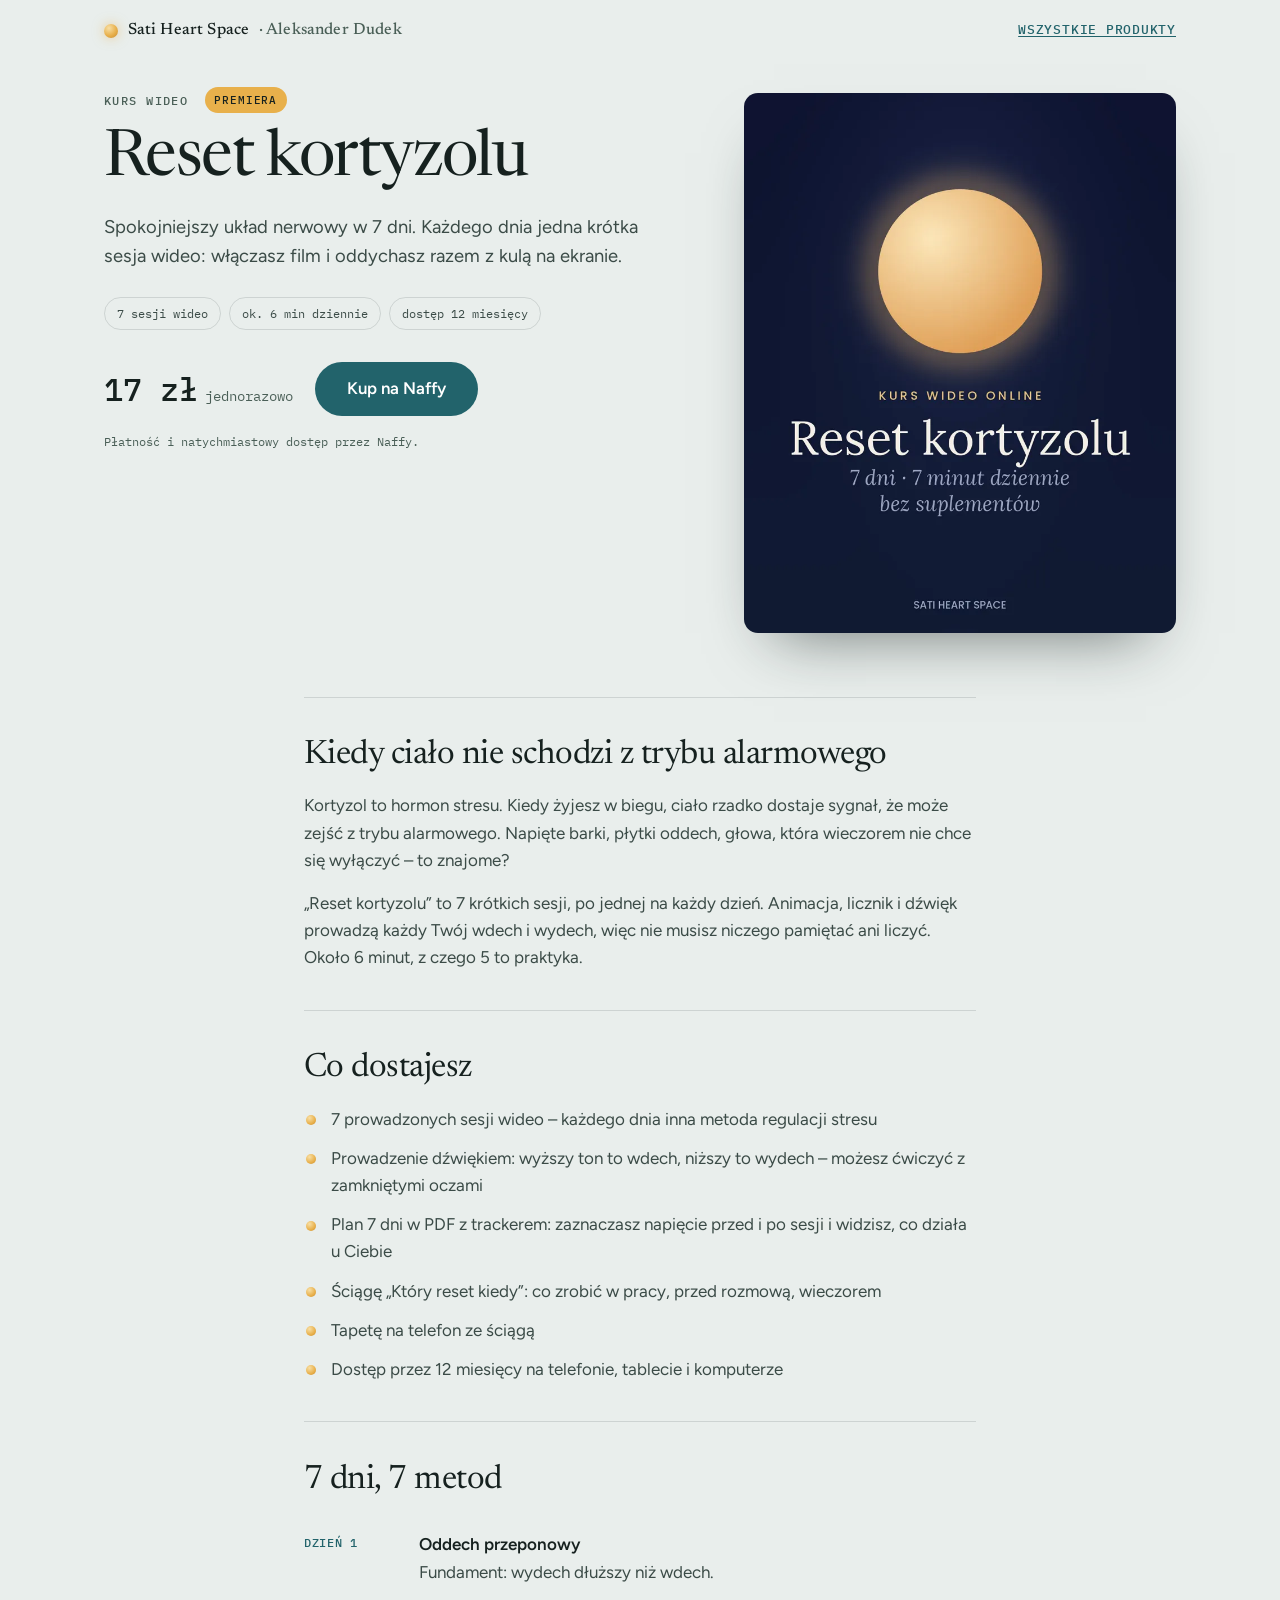
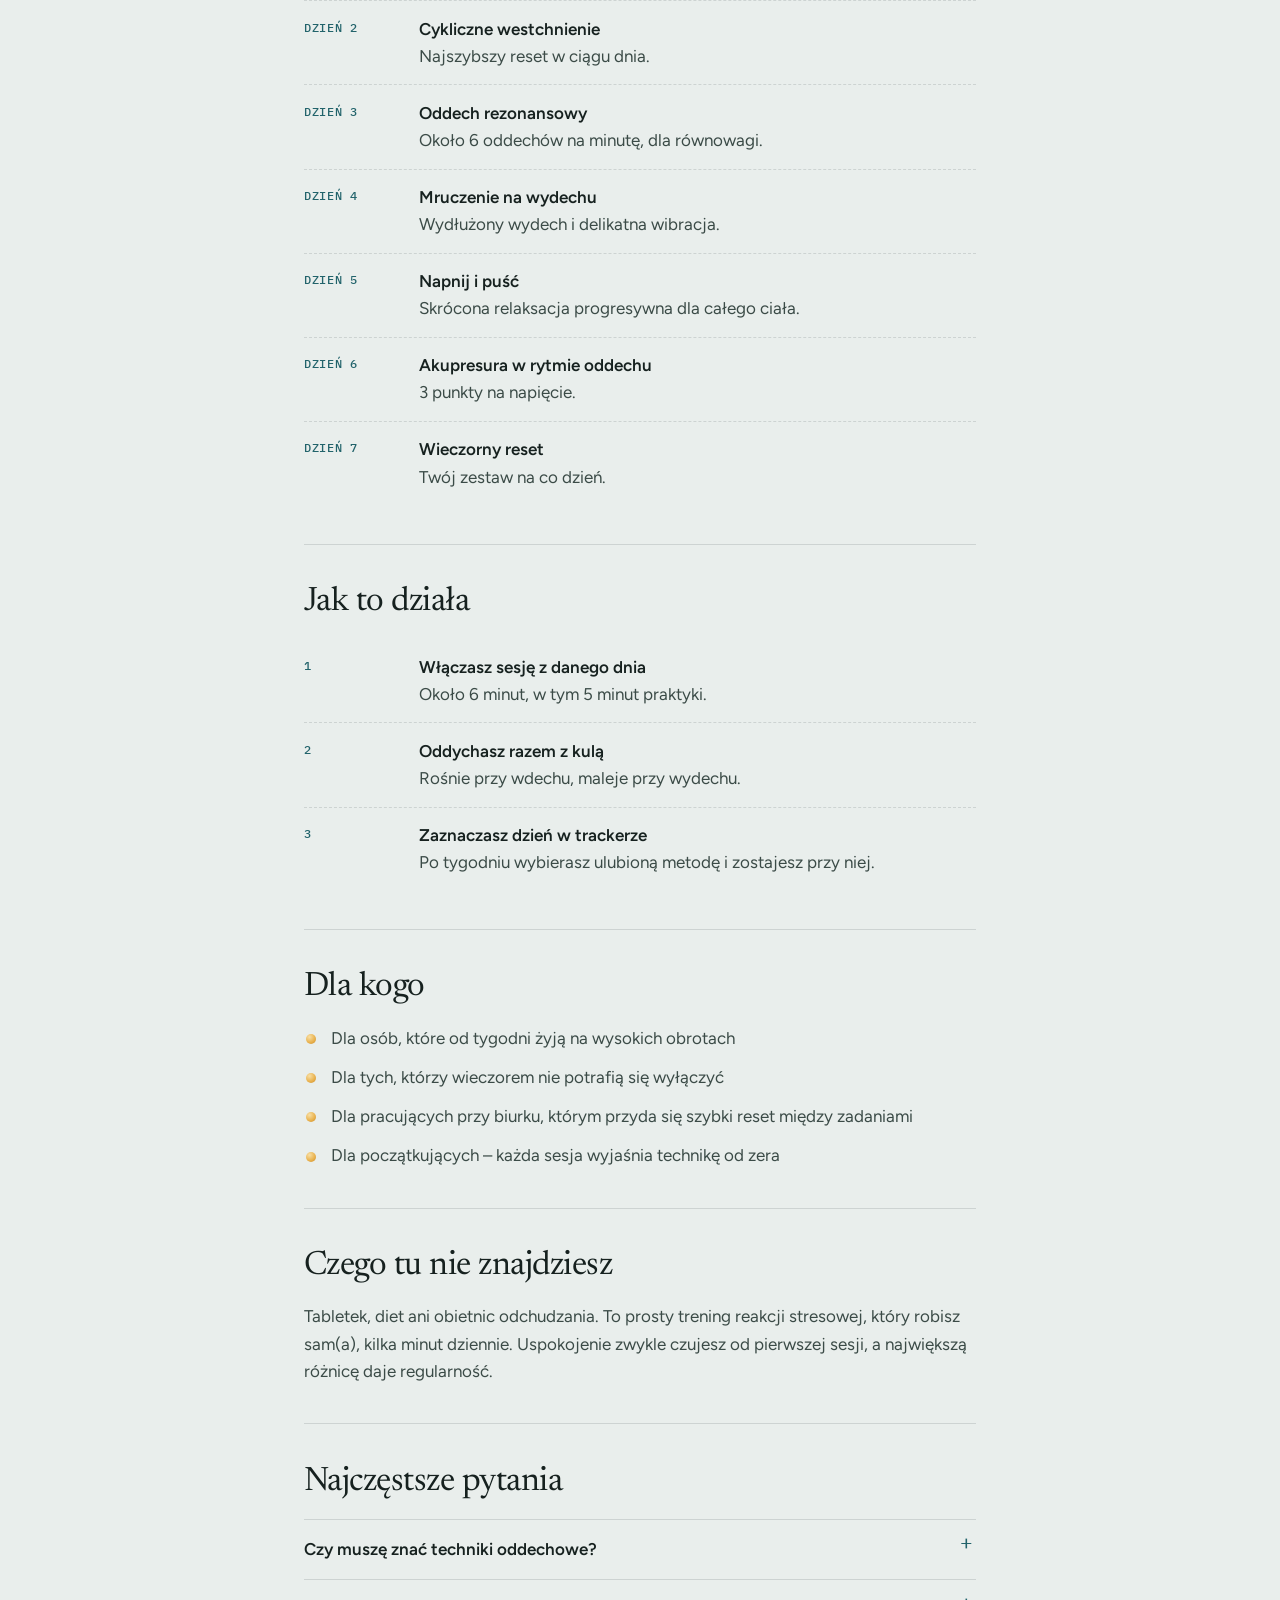
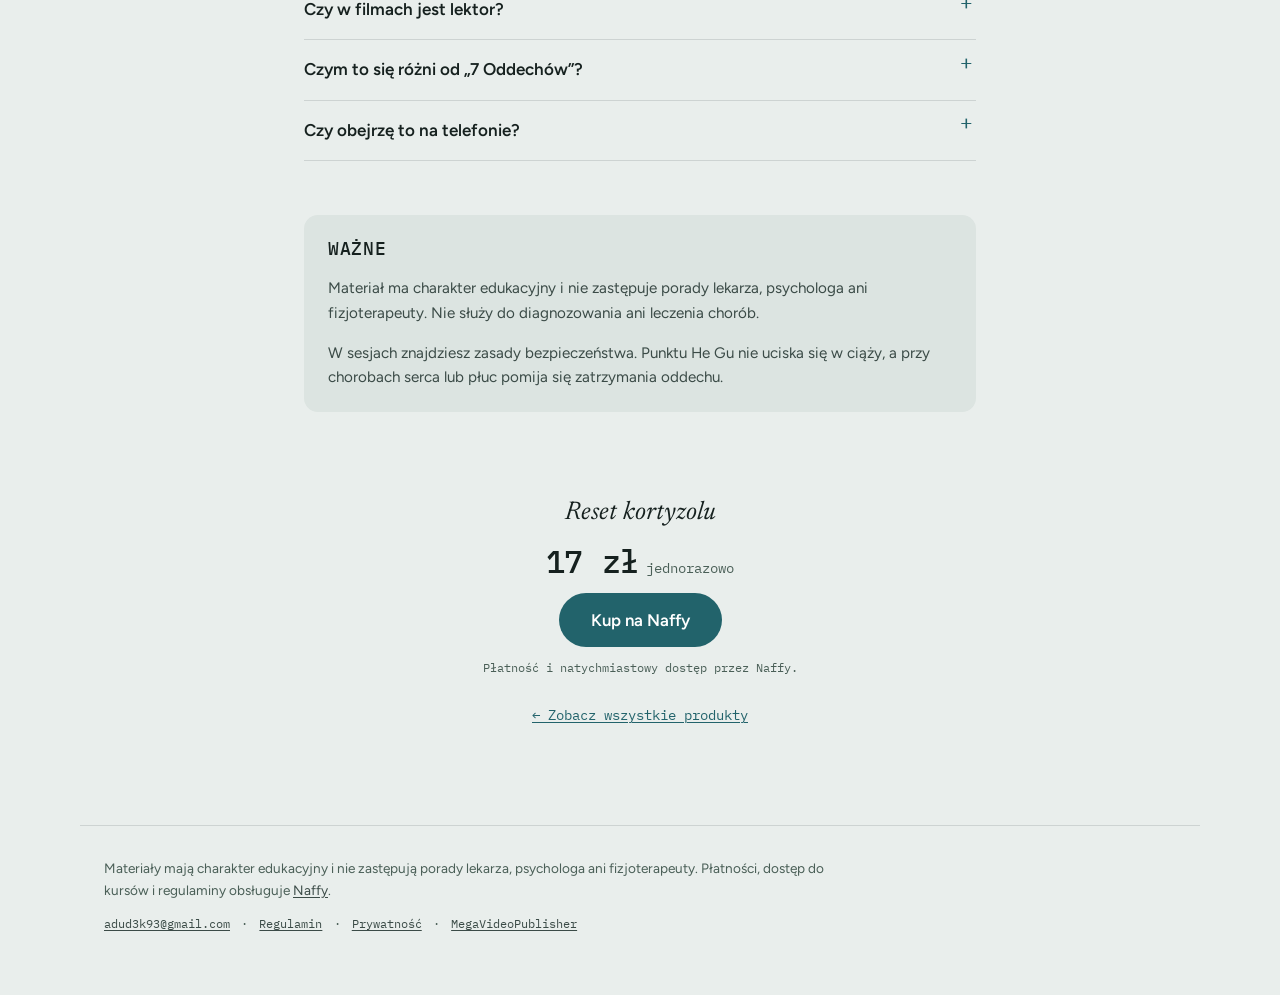
<file: reset-kortyzolu/index.html>
<!doctype html>
<html lang="pl">
<head>
<!-- Google Tag Manager -->
<script>(function(w,d,s,l,i){w[l]=w[l]||[];w[l].push({'gtm.start':
new Date().getTime(),event:'gtm.js'});var f=d.getElementsByTagName(s)[0],
j=d.createElement(s),dl=l!='dataLayer'?'&l='+l:'';j.async=true;j.src=
'https://www.googletagmanager.com/gtm.js?id='+i+dl;f.parentNode.insertBefore(j,f);
})(window,document,'script','dataLayer','GTM-P4CSLTC9');</script>
<!-- End Google Tag Manager -->
<meta charset="utf-8">
<meta name="viewport" content="width=device-width,initial-scale=1">
<title>Reset kortyzolu – kurs wideo | Aleksander Dudek</title>
<meta name="description" content="7 dni, 7 metod regulacji stresu. Około 6 minut dziennie, bez suplementów.">
<link rel="canonical" href="https://aleksanderdudek.github.io/reset-kortyzolu/">
<meta property="og:type" content="website">
<meta property="og:locale" content="pl_PL">
<meta property="og:title" content="Reset kortyzolu – kurs wideo | Aleksander Dudek">
<meta property="og:description" content="7 dni, 7 metod regulacji stresu. Około 6 minut dziennie, bez suplementów.">
<meta property="og:url" content="https://aleksanderdudek.github.io/reset-kortyzolu/">
<meta property="og:image" content="https://aleksanderdudek.github.io/assets/img/reset-kortyzolu.webp">
<meta name="theme-color" content="#E9EEEC">
<link rel="icon" href="data:image/svg+xml,<svg xmlns='http://www.w3.org/2000/svg' viewBox='0 0 32 32'><rect width='32' height='32' rx='8' fill='%2316211F'/><circle cx='16' cy='16' r='7' fill='%23E8B04B'/></svg>">
<link rel="preconnect" href="https://fonts.googleapis.com">
<link rel="preconnect" href="https://fonts.gstatic.com" crossorigin>
<link rel="stylesheet" href="https://fonts.googleapis.com/css2?family=Newsreader:ital,opsz,wght@0,6..72,300..600;1,6..72,300..500&family=Figtree:wght@400;500;600&family=IBM+Plex+Mono:wght@400;500&display=swap">
<link rel="stylesheet" href="/assets/site.css?v=2">
<script src="/assets/site.js?v=2" defer></script>
<script type="application/ld+json">{"@context": "https://schema.org", "@type": "Product", "name": "Reset kortyzolu", "description": "7 dni, 7 metod regulacji stresu. Około 6 minut dziennie, bez suplementów.", "image": "https://aleksanderdudek.github.io/assets/img/reset-kortyzolu.webp", "brand": {"@type": "Brand", "name": "Sati Heart Space"}, "offers": {"@type": "Offer", "url": "https://www.naffy.io/aleksander-dudek/reset-kortyzolu", "price": "17.00", "priceCurrency": "PLN", "availability": "https://schema.org/InStock"}}</script>
</head>
<body class="page-product">
<!-- Google Tag Manager (noscript) -->
<noscript><iframe src="https://www.googletagmanager.com/ns.html?id=GTM-P4CSLTC9"
height="0" width="0" style="display:none;visibility:hidden"></iframe></noscript>
<!-- End Google Tag Manager (noscript) -->
<header class="masthead">
  <a class="brand" href="/"><span class="brand__dot" aria-hidden="true"></span>Sati Heart Space<span class="brand__by"> · Aleksander Dudek</span></a>
  <a class="masthead__link" href="/#oferta">Wszystkie produkty</a>
</header>
<main>
  <section class="phero">
    <div class="phero__copy">
      <p class="eyebrow">Kurs wideo <span class="tag">Premiera</span></p>
      <h1 class="phero__title">Reset kortyzolu</h1>
      <p class="phero__lead">Spokojniejszy układ nerwowy w 7 dni. Każdego dnia jedna krótka sesja wideo: włączasz film i oddychasz razem z kulą na ekranie.</p>
      <ul class="facts"><li>7 sesji wideo</li><li>ok. 6 min dziennie</li><li>dostęp 12 miesięcy</li></ul>
      <div class="buy" id="kup">
        <span class="price price--big"><span class="price__value">17 zł</span><span class="price__note">jednorazowo</span></span>
        <a class="btn btn--big" href="https://www.naffy.io/aleksander-dudek/reset-kortyzolu">Kup na Naffy</a>
        <p class="buy__after">Płatność i natychmiastowy dostęp przez Naffy.</p>
      </div>
    </div>
    <div class="phero__media">
      <img src="/assets/img/reset-kortyzolu.webp" alt="Okładka kursu Reset kortyzolu" style="object-position:50% 60%" decoding="async">
    </div>
  </section>

  <div class="prose">
<section class="sec"><h2 class="sec__title">Kiedy ciało nie schodzi z trybu alarmowego</h2><p>Kortyzol to hormon stresu. Kiedy żyjesz w biegu, ciało rzadko dostaje sygnał, że może zejść z trybu alarmowego. Napięte barki, płytki oddech, głowa, która wieczorem nie chce się wyłączyć – to znajome?</p><p>„Reset kortyzolu” to 7 krótkich sesji, po jednej na każdy dzień. Animacja, licznik i dźwięk prowadzą każdy Twój wdech i wydech, więc nie musisz niczego pamiętać ani liczyć. Około 6 minut, z czego 5 to praktyka.</p></section>
<section class="sec"><h2 class="sec__title">Co dostajesz</h2><ul class="dots"><li>7 prowadzonych sesji wideo – każdego dnia inna metoda regulacji stresu</li><li>Prowadzenie dźwiękiem: wyższy ton to wdech, niższy to wydech – możesz ćwiczyć z zamkniętymi oczami</li><li>Plan 7 dni w PDF z trackerem: zaznaczasz napięcie przed i po sesji i widzisz, co działa u Ciebie</li><li>Ściągę „Który reset kiedy”: co zrobić w pracy, przed rozmową, wieczorem</li><li>Tapetę na telefon ze ściągą</li><li>Dostęp przez 12 miesięcy na telefonie, tablecie i komputerze</li></ul></section>
<section class="sec"><h2 class="sec__title">7 dni, 7 metod</h2><ol class="steps"><li class="step"><span class="step__num">Dzień 1</span><span class="step__text"><strong>Oddech przeponowy</strong><span class="step__detail">Fundament: wydech dłuższy niż wdech.</span></span></li><li class="step"><span class="step__num">Dzień 2</span><span class="step__text"><strong>Cykliczne westchnienie</strong><span class="step__detail">Najszybszy reset w ciągu dnia.</span></span></li><li class="step"><span class="step__num">Dzień 3</span><span class="step__text"><strong>Oddech rezonansowy</strong><span class="step__detail">Około 6 oddechów na minutę, dla równowagi.</span></span></li><li class="step"><span class="step__num">Dzień 4</span><span class="step__text"><strong>Mruczenie na wydechu</strong><span class="step__detail">Wydłużony wydech i delikatna wibracja.</span></span></li><li class="step"><span class="step__num">Dzień 5</span><span class="step__text"><strong>Napnij i puść</strong><span class="step__detail">Skrócona relaksacja progresywna dla całego ciała.</span></span></li><li class="step"><span class="step__num">Dzień 6</span><span class="step__text"><strong>Akupresura w rytmie oddechu</strong><span class="step__detail">3 punkty na napięcie.</span></span></li><li class="step"><span class="step__num">Dzień 7</span><span class="step__text"><strong>Wieczorny reset</strong><span class="step__detail">Twój zestaw na co dzień.</span></span></li></ol></section>
<section class="sec"><h2 class="sec__title">Jak to działa</h2><ol class="steps"><li class="step"><span class="step__num">1</span><span class="step__text"><strong>Włączasz sesję z danego dnia</strong><span class="step__detail">Około 6 minut, w tym 5 minut praktyki.</span></span></li><li class="step"><span class="step__num">2</span><span class="step__text"><strong>Oddychasz razem z kulą</strong><span class="step__detail">Rośnie przy wdechu, maleje przy wydechu.</span></span></li><li class="step"><span class="step__num">3</span><span class="step__text"><strong>Zaznaczasz dzień w trackerze</strong><span class="step__detail">Po tygodniu wybierasz ulubioną metodę i zostajesz przy niej.</span></span></li></ol></section>
<section class="sec"><h2 class="sec__title">Dla kogo</h2><ul class="dots"><li>Dla osób, które od tygodni żyją na wysokich obrotach</li><li>Dla tych, którzy wieczorem nie potrafią się wyłączyć</li><li>Dla pracujących przy biurku, którym przyda się szybki reset między zadaniami</li><li>Dla początkujących – każda sesja wyjaśnia technikę od zera</li></ul></section>
<section class="sec"><h2 class="sec__title">Czego tu nie znajdziesz</h2><p>Tabletek, diet ani obietnic odchudzania. To prosty trening reakcji stresowej, który robisz sam(a), kilka minut dziennie. Uspokojenie zwykle czujesz od pierwszej sesji, a największą różnicę daje regularność.</p></section>
<section class="sec"><h2 class="sec__title">Najczęstsze pytania</h2><div class="faq"><details><summary>Czy muszę znać techniki oddechowe?</summary><p>Nie. Każda sesja tłumaczy technikę od zera i prowadzi Cię krok po kroku.</p></details><details><summary>Czy w filmach jest lektor?</summary><p>Nie – prowadzą Cię napisy, animacja i dźwięk. Po wstępie możesz zamknąć oczy.</p></details><details><summary>Czym to się różni od „7 Oddechów”?</summary><p>„Reset kortyzolu” to 7-dniowy program, w którym poznajesz różne metody: oddech, mruczenie, napinanie i akupresurę. <a href="/7-oddechow/">„7 Oddechów”</a> to biblioteka sesji samych technik oddechowych do codziennej praktyki – dobry kolejny krok po resecie.</p></details><details><summary>Czy obejrzę to na telefonie?</summary><p>Tak. Najlepiej obróć telefon poziomo.</p></details></div></section>
<aside class="sec note"><h2 class="sec__title">Ważne</h2><p>Materiał ma charakter edukacyjny i nie zastępuje porady lekarza, psychologa ani fizjoterapeuty. Nie służy do diagnozowania ani leczenia chorób.</p><p>W sesjach znajdziesz zasady bezpieczeństwa. Punktu He Gu nie uciska się w ciąży, a przy chorobach serca lub płuc pomija się zatrzymania oddechu.</p></aside>
  </div>

  <section class="closer" aria-label="Zakup">
    <p class="closer__name">Reset kortyzolu</p>
    <span class="price price--big"><span class="price__value">17 zł</span><span class="price__note">jednorazowo</span></span>
    <a class="btn btn--big" href="https://www.naffy.io/aleksander-dudek/reset-kortyzolu">Kup na Naffy</a>
    <p class="buy__after">Płatność i natychmiastowy dostęp przez Naffy.</p>
    <p class="closer__back"><a href="/#oferta">← Zobacz wszystkie produkty</a></p>
  </section>
</main>

<div class="buybar" aria-hidden="true">
  <span class="price"><span class="price__value">17 zł</span><span class="price__note">jednorazowo</span></span>
  <a class="btn btn--small" href="https://www.naffy.io/aleksander-dudek/reset-kortyzolu" tabindex="-1">Kup na Naffy</a>
</div>
<footer class="footer">
  <p class="footer__legal">Materiały mają charakter edukacyjny i nie zastępują porady lekarza, psychologa ani fizjoterapeuty. Płatności, dostęp do kursów i regulaminy obsługuje <a href="https://www.naffy.io/aleksander-dudek">Naffy</a>.</p>
  <p class="footer__meta">
    <a href="mailto:adud3k93@gmail.com">adud3k93@gmail.com</a>
    <span aria-hidden="true">·</span>
    <a href="https://www.naffy.io/aleksander-dudek/terms">Regulamin</a>
    <span aria-hidden="true">·</span>
    <a href="https://www.naffy.io/aleksander-dudek/privacy">Prywatność</a>
    <span aria-hidden="true">·</span>
    <a href="/megavideopublisher/">MegaVideoPublisher</a>
  </p>
</footer>
</body>
</html>
</file>
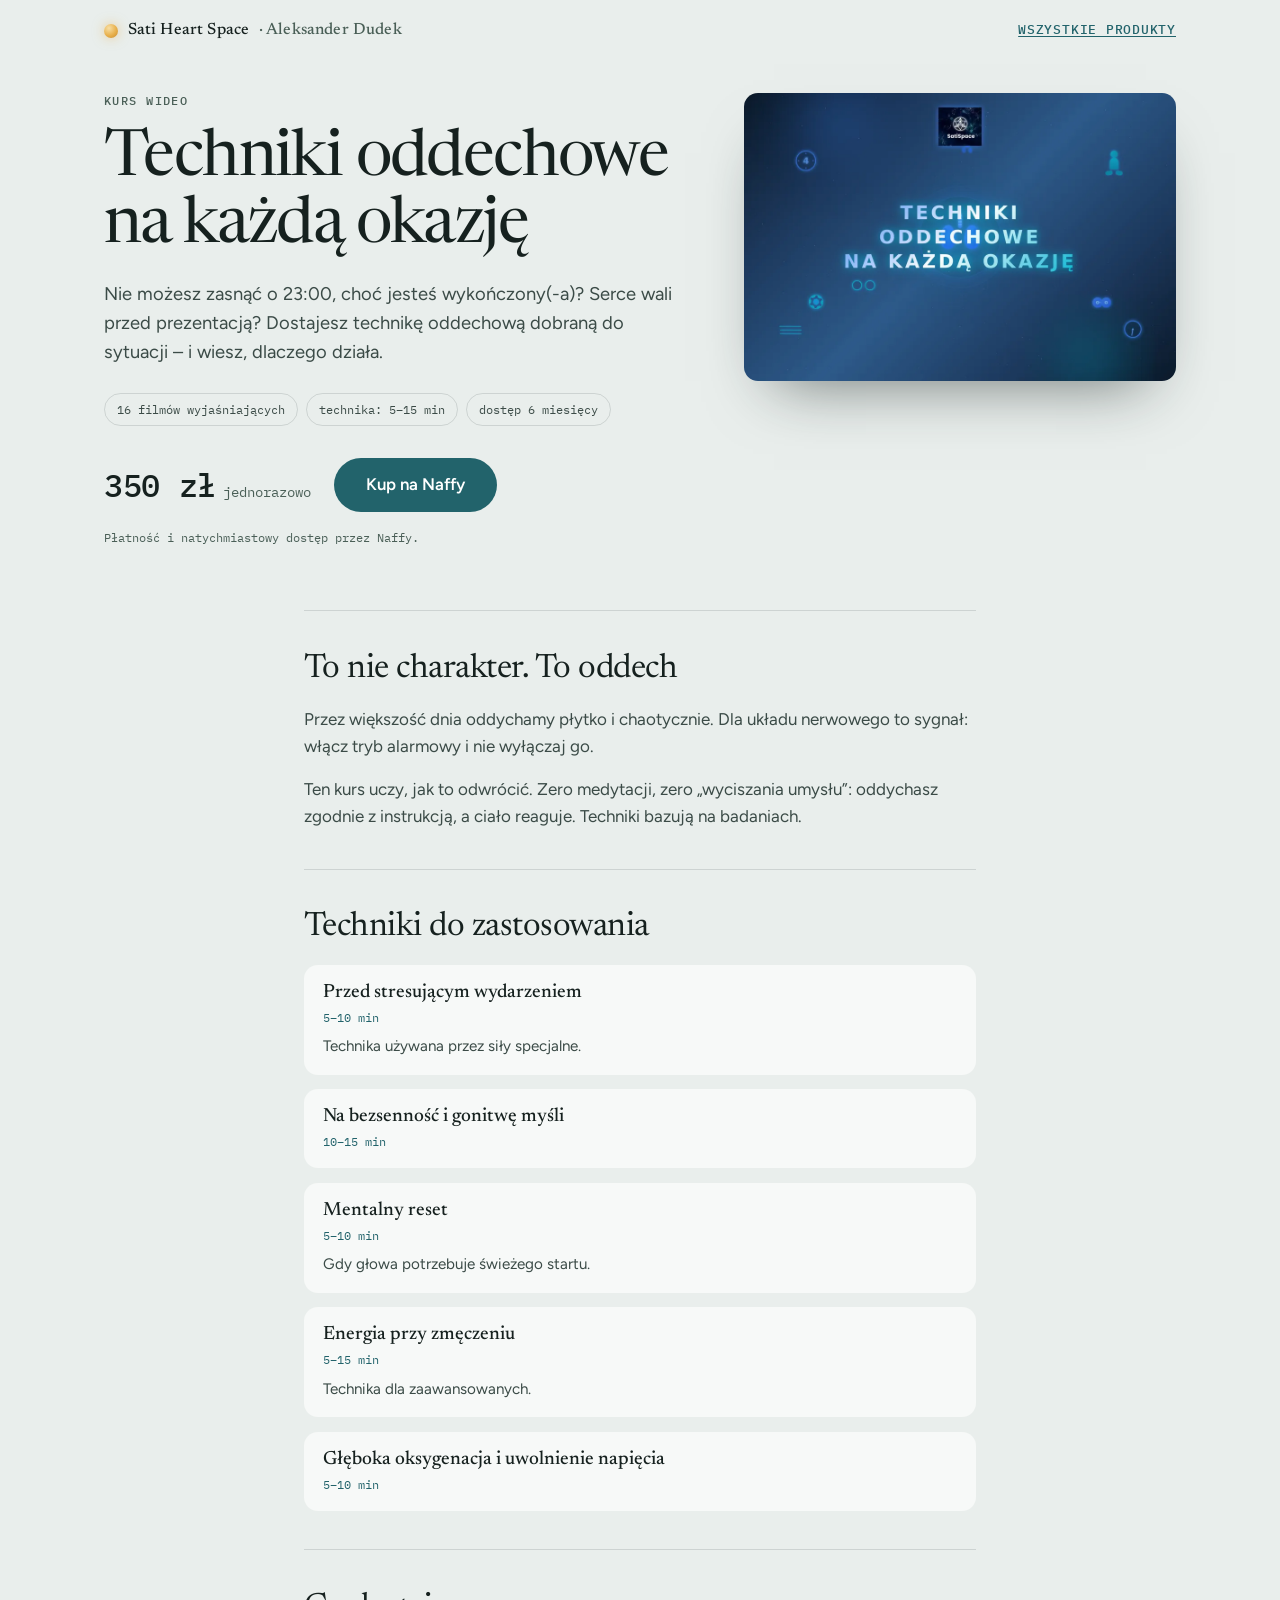
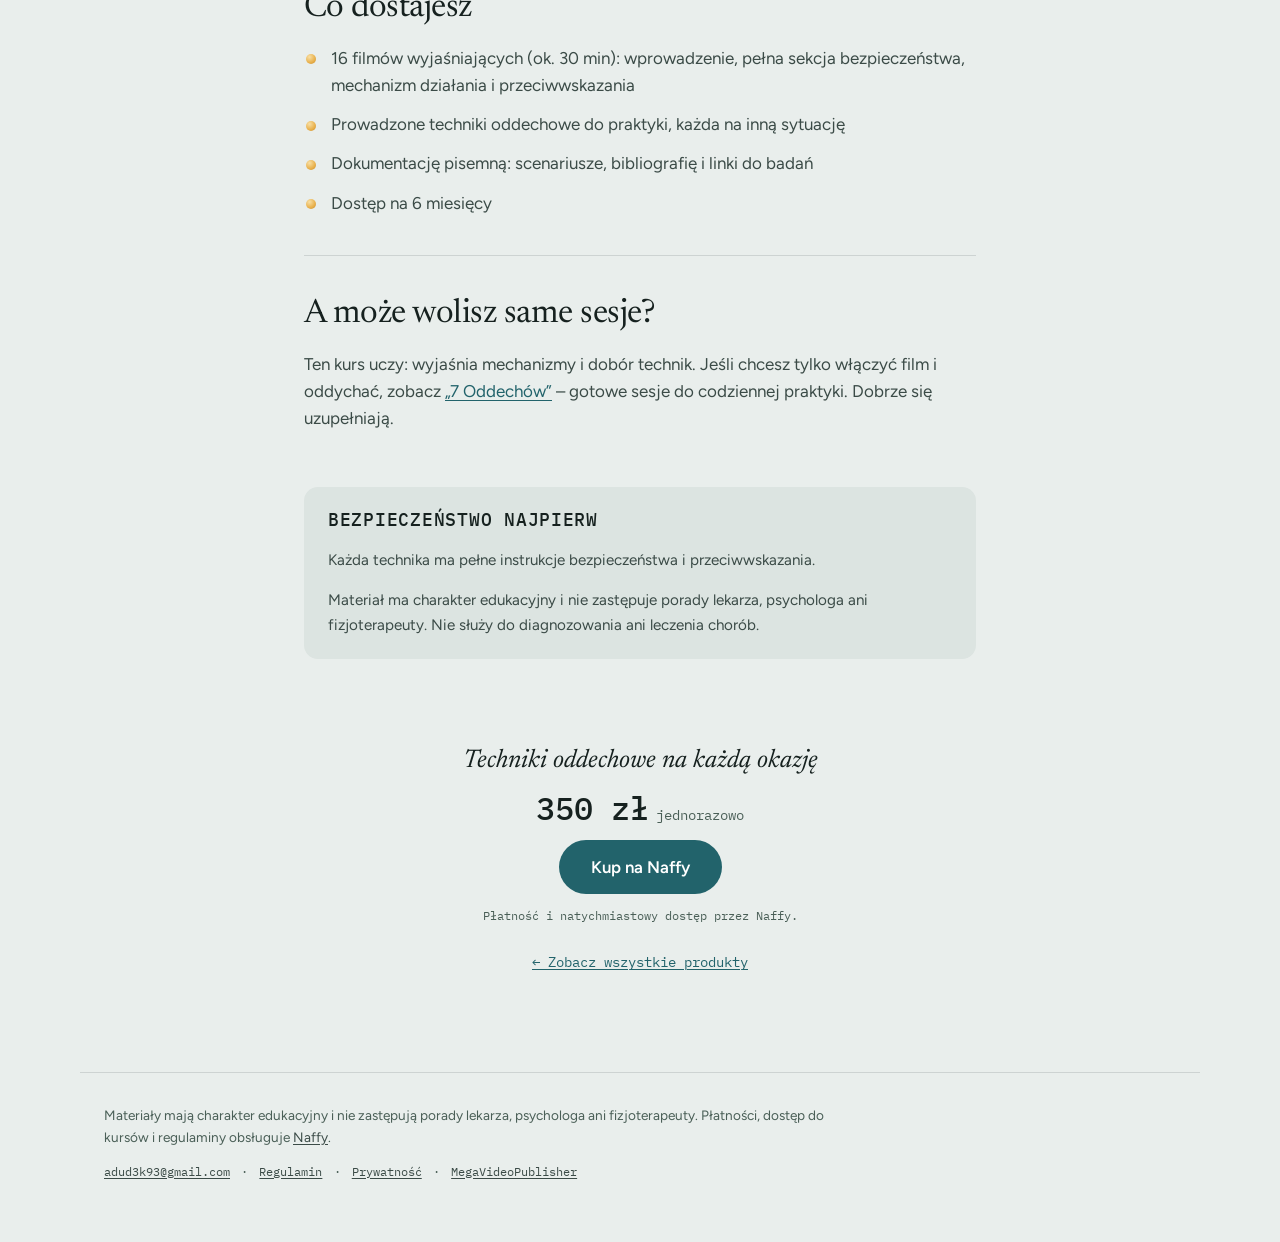
<file: techniki-oddechowe/index.html>
<!doctype html>
<html lang="pl">
<head>
<!-- Google Tag Manager -->
<script>(function(w,d,s,l,i){w[l]=w[l]||[];w[l].push({'gtm.start':
new Date().getTime(),event:'gtm.js'});var f=d.getElementsByTagName(s)[0],
j=d.createElement(s),dl=l!='dataLayer'?'&l='+l:'';j.async=true;j.src=
'https://www.googletagmanager.com/gtm.js?id='+i+dl;f.parentNode.insertBefore(j,f);
})(window,document,'script','dataLayer','GTM-P4CSLTC9');</script>
<!-- End Google Tag Manager -->
<meta charset="utf-8">
<meta name="viewport" content="width=device-width,initial-scale=1">
<title>Techniki oddechowe na każdą okazję – kurs wideo | Aleksander Dudek</title>
<meta name="description" content="Technika oddechowa dobrana do sytuacji: stres przed wydarzeniem, bezsenność, zmęczenie.">
<link rel="canonical" href="https://aleksanderdudek.github.io/techniki-oddechowe/">
<meta property="og:type" content="website">
<meta property="og:locale" content="pl_PL">
<meta property="og:title" content="Techniki oddechowe na każdą okazję – kurs wideo | Aleksander Dudek">
<meta property="og:description" content="Technika oddechowa dobrana do sytuacji: stres przed wydarzeniem, bezsenność, zmęczenie.">
<meta property="og:url" content="https://aleksanderdudek.github.io/techniki-oddechowe/">
<meta property="og:image" content="https://aleksanderdudek.github.io/assets/img/techniki-oddechowe.webp">
<meta name="theme-color" content="#E9EEEC">
<link rel="icon" href="data:image/svg+xml,<svg xmlns='http://www.w3.org/2000/svg' viewBox='0 0 32 32'><rect width='32' height='32' rx='8' fill='%2316211F'/><circle cx='16' cy='16' r='7' fill='%23E8B04B'/></svg>">
<link rel="preconnect" href="https://fonts.googleapis.com">
<link rel="preconnect" href="https://fonts.gstatic.com" crossorigin>
<link rel="stylesheet" href="https://fonts.googleapis.com/css2?family=Newsreader:ital,opsz,wght@0,6..72,300..600;1,6..72,300..500&family=Figtree:wght@400;500;600&family=IBM+Plex+Mono:wght@400;500&display=swap">
<link rel="stylesheet" href="/assets/site.css?v=2">
<script src="/assets/site.js?v=2" defer></script>
<script type="application/ld+json">{"@context": "https://schema.org", "@type": "Product", "name": "Techniki oddechowe na każdą okazję", "description": "Technika oddechowa dobrana do sytuacji: stres przed wydarzeniem, bezsenność, zmęczenie.", "image": "https://aleksanderdudek.github.io/assets/img/techniki-oddechowe.webp", "brand": {"@type": "Brand", "name": "Sati Heart Space"}, "offers": {"@type": "Offer", "url": "https://www.naffy.io/aleksander-dudek/techniki-oddechowe-na-kazda-okazje-kurs-online-D3Z", "price": "350.00", "priceCurrency": "PLN", "availability": "https://schema.org/InStock"}}</script>
</head>
<body class="page-product">
<!-- Google Tag Manager (noscript) -->
<noscript><iframe src="https://www.googletagmanager.com/ns.html?id=GTM-P4CSLTC9"
height="0" width="0" style="display:none;visibility:hidden"></iframe></noscript>
<!-- End Google Tag Manager (noscript) -->
<header class="masthead">
  <a class="brand" href="/"><span class="brand__dot" aria-hidden="true"></span>Sati Heart Space<span class="brand__by"> · Aleksander Dudek</span></a>
  <a class="masthead__link" href="/#oferta">Wszystkie produkty</a>
</header>
<main>
  <section class="phero">
    <div class="phero__copy">
      <p class="eyebrow">Kurs wideo </p>
      <h1 class="phero__title">Techniki oddechowe na każdą okazję</h1>
      <p class="phero__lead">Nie możesz zasnąć o 23:00, choć jesteś wykończony(-a)? Serce wali przed prezentacją? Dostajesz technikę oddechową dobraną do sytuacji – i wiesz, dlaczego działa.</p>
      <ul class="facts"><li>16 filmów wyjaśniających</li><li>technika: 5–15 min</li><li>dostęp 6 miesięcy</li></ul>
      <div class="buy" id="kup">
        <span class="price price--big"><span class="price__value">350 zł</span><span class="price__note">jednorazowo</span></span>
        <a class="btn btn--big" href="https://www.naffy.io/aleksander-dudek/techniki-oddechowe-na-kazda-okazje-kurs-online-D3Z">Kup na Naffy</a>
        <p class="buy__after">Płatność i natychmiastowy dostęp przez Naffy.</p>
      </div>
    </div>
    <div class="phero__media">
      <img src="/assets/img/techniki-oddechowe.webp" alt="Okładka kursu Techniki oddechowe na każdą okazję" style="object-position:50% 50%" decoding="async">
    </div>
  </section>

  <div class="prose">
<section class="sec"><h2 class="sec__title">To nie charakter. To oddech</h2><p>Przez większość dnia oddychamy płytko i chaotycznie. Dla układu nerwowego to sygnał: włącz tryb alarmowy i nie wyłączaj go.</p><p>Ten kurs uczy, jak to odwrócić. Zero medytacji, zero „wyciszania umysłu”: oddychasz zgodnie z instrukcją, a ciało reaguje. Techniki bazują na badaniach.</p></section>
<section class="sec"><h2 class="sec__title">Techniki do zastosowania</h2><ul class="techs"><li class="tech"><p class="tech__name">Przed stresującym wydarzeniem</p><p class="tech__rhythm">5–10 min</p><p class="tech__when">Technika używana przez siły specjalne.</p></li><li class="tech"><p class="tech__name">Na bezsenność i gonitwę myśli</p><p class="tech__rhythm">10–15 min</p></li><li class="tech"><p class="tech__name">Mentalny reset</p><p class="tech__rhythm">5–10 min</p><p class="tech__when">Gdy głowa potrzebuje świeżego startu.</p></li><li class="tech"><p class="tech__name">Energia przy zmęczeniu</p><p class="tech__rhythm">5–15 min</p><p class="tech__when">Technika dla zaawansowanych.</p></li><li class="tech"><p class="tech__name">Głęboka oksygenacja i uwolnienie napięcia</p><p class="tech__rhythm">5–10 min</p></li></ul></section>
<section class="sec"><h2 class="sec__title">Co dostajesz</h2><ul class="dots"><li>16 filmów wyjaśniających (ok. 30 min): wprowadzenie, pełna sekcja bezpieczeństwa, mechanizm działania i przeciwwskazania</li><li>Prowadzone techniki oddechowe do praktyki, każda na inną sytuację</li><li>Dokumentację pisemną: scenariusze, bibliografię i linki do badań</li><li>Dostęp na 6 miesięcy</li></ul></section>
<section class="sec"><h2 class="sec__title">A może wolisz same sesje?</h2><p>Ten kurs uczy: wyjaśnia mechanizmy i dobór technik. Jeśli chcesz tylko włączyć film i oddychać, zobacz <a href="/7-oddechow/">„7 Oddechów”</a> – gotowe sesje do codziennej praktyki. Dobrze się uzupełniają.</p></section>
<aside class="sec note"><h2 class="sec__title">Bezpieczeństwo najpierw</h2><p>Każda technika ma pełne instrukcje bezpieczeństwa i przeciwwskazania.</p><p>Materiał ma charakter edukacyjny i nie zastępuje porady lekarza, psychologa ani fizjoterapeuty. Nie służy do diagnozowania ani leczenia chorób.</p></aside>
  </div>

  <section class="closer" aria-label="Zakup">
    <p class="closer__name">Techniki oddechowe na każdą okazję</p>
    <span class="price price--big"><span class="price__value">350 zł</span><span class="price__note">jednorazowo</span></span>
    <a class="btn btn--big" href="https://www.naffy.io/aleksander-dudek/techniki-oddechowe-na-kazda-okazje-kurs-online-D3Z">Kup na Naffy</a>
    <p class="buy__after">Płatność i natychmiastowy dostęp przez Naffy.</p>
    <p class="closer__back"><a href="/#oferta">← Zobacz wszystkie produkty</a></p>
  </section>
</main>

<div class="buybar" aria-hidden="true">
  <span class="price"><span class="price__value">350 zł</span><span class="price__note">jednorazowo</span></span>
  <a class="btn btn--small" href="https://www.naffy.io/aleksander-dudek/techniki-oddechowe-na-kazda-okazje-kurs-online-D3Z" tabindex="-1">Kup na Naffy</a>
</div>
<footer class="footer">
  <p class="footer__legal">Materiały mają charakter edukacyjny i nie zastępują porady lekarza, psychologa ani fizjoterapeuty. Płatności, dostęp do kursów i regulaminy obsługuje <a href="https://www.naffy.io/aleksander-dudek">Naffy</a>.</p>
  <p class="footer__meta">
    <a href="mailto:adud3k93@gmail.com">adud3k93@gmail.com</a>
    <span aria-hidden="true">·</span>
    <a href="https://www.naffy.io/aleksander-dudek/terms">Regulamin</a>
    <span aria-hidden="true">·</span>
    <a href="https://www.naffy.io/aleksander-dudek/privacy">Prywatność</a>
    <span aria-hidden="true">·</span>
    <a href="/megavideopublisher/">MegaVideoPublisher</a>
  </p>
</footer>
</body>
</html>
</file>
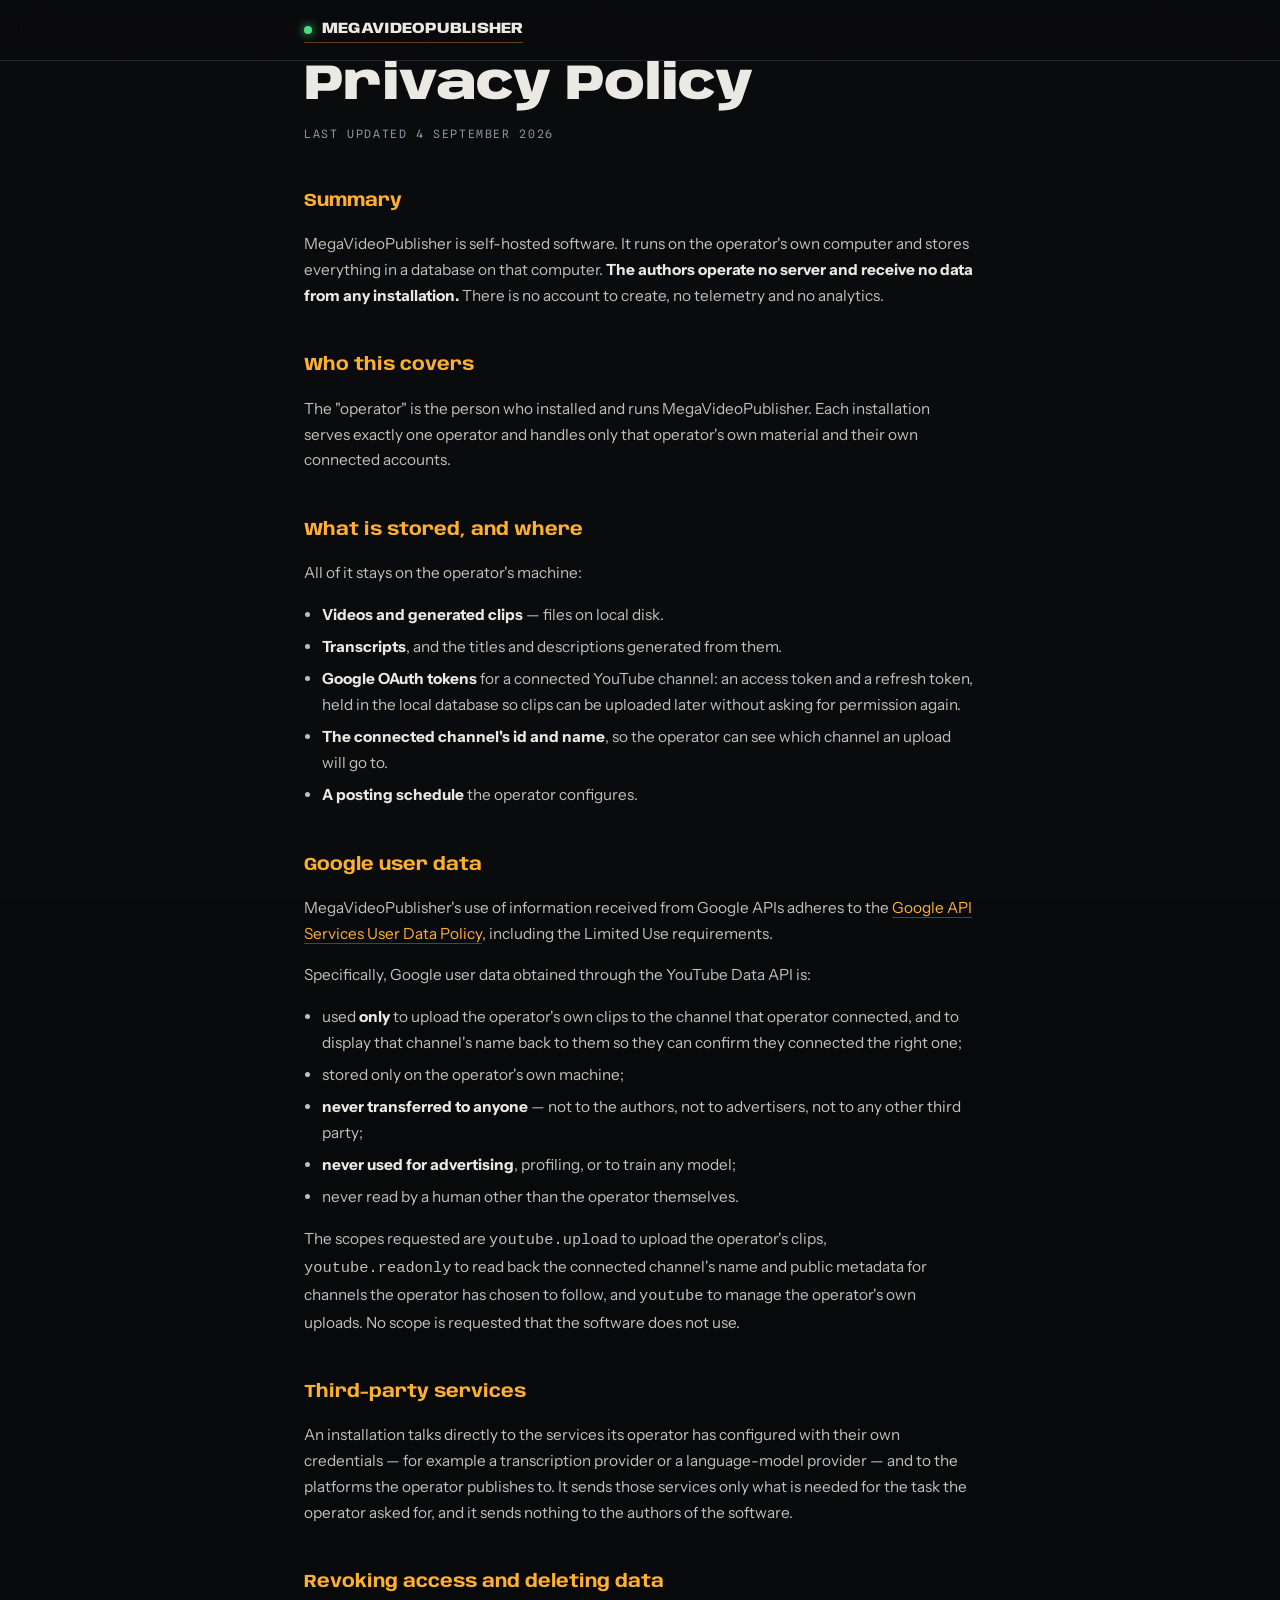
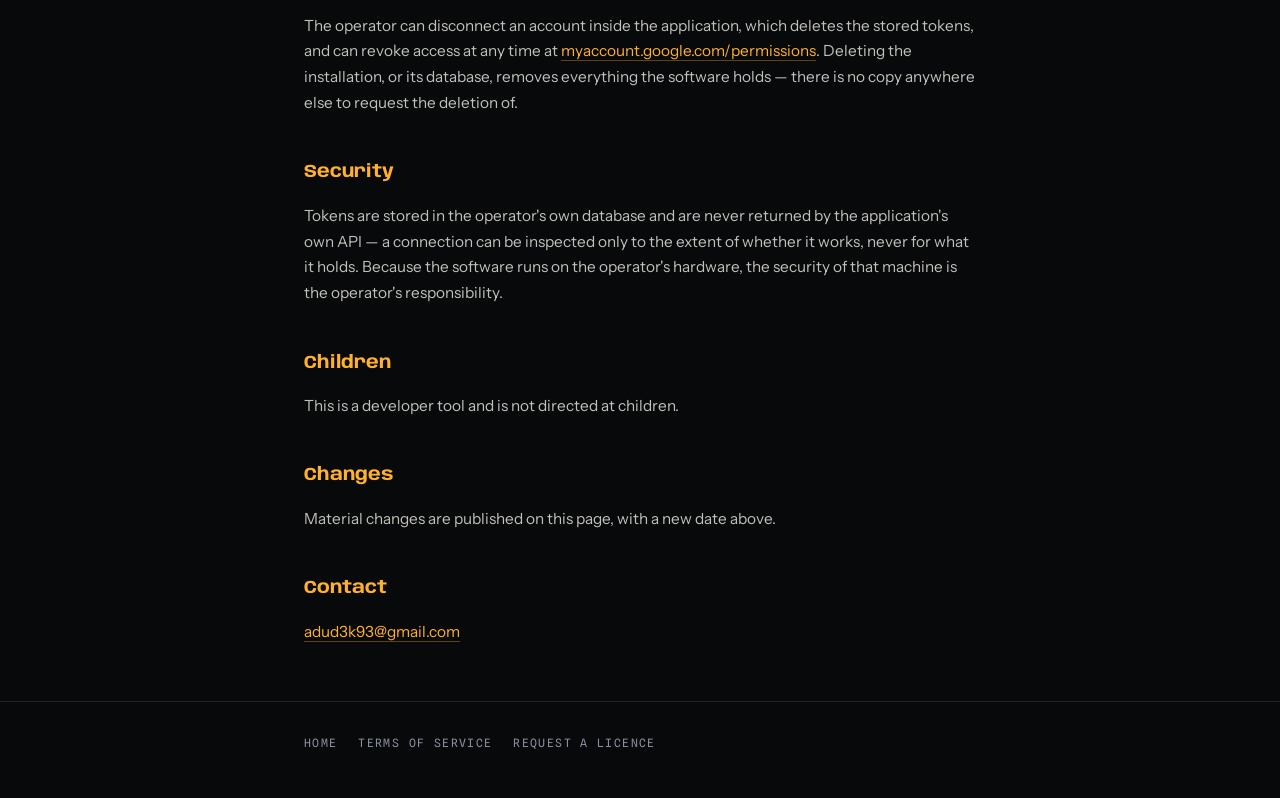
<file: privacy.html>
<!doctype html>
<html lang="en">
<head>
<meta charset="utf-8">
<meta name="viewport" content="width=device-width,initial-scale=1">
<title>MegaVideoPublisher — Privacy Policy</title>
<meta name="description" content="How MegaVideoPublisher handles data. It is self-hosted: everything stays on the operator's own machine.">
<link rel="icon" href="data:image/svg+xml,<svg xmlns='http://www.w3.org/2000/svg' viewBox='0 0 32 32'><rect width='32' height='32' rx='6' fill='%230a0b0d'/><circle cx='16' cy='16' r='6' fill='%23ffb02e'/></svg>">
<link rel="preconnect" href="https://fonts.googleapis.com">
<link rel="preconnect" href="https://fonts.gstatic.com" crossorigin>
<link href="https://fonts.googleapis.com/css2?family=Anybody:wdth,wght@75..125,400..900&family=Instrument+Sans:wght@400;500;600&family=Spline+Sans+Mono:wght@400;500&display=swap" rel="stylesheet">
<style>
  :root{--ink:#08090b;--panel:#0f1116;--line:#20242e;--amber:#ffb02e;--phos:#4ade80;
    --text:#eceae5;--dim:#8b90a0;
    --display:"Anybody","Arial Narrow",sans-serif;
    --body:"Instrument Sans",-apple-system,sans-serif;
    --mono:"Spline Sans Mono",ui-monospace,monospace}
  *{box-sizing:border-box}
  body{margin:0;background:var(--ink);color:var(--text);font-family:var(--body);
    line-height:1.68;-webkit-font-smoothing:antialiased}
  body::after{content:"";position:fixed;inset:0;z-index:99;pointer-events:none;opacity:.03;
    background-image:url("data:image/svg+xml,%3Csvg xmlns='http://www.w3.org/2000/svg' width='140' height='140'%3E%3Cfilter id='n'%3E%3CfeTurbulence type='fractalNoise' baseFrequency='.85' numOctaves='3'/%3E%3C/filter%3E%3Crect width='140' height='140' filter='url(%23n)'/%3E%3C/svg%3E")}
  header{border-bottom:1px solid var(--line);position:sticky;top:0;z-index:50;
    background:color-mix(in srgb,var(--ink) 88%,transparent);backdrop-filter:blur(14px)}
  .wrap{max-width:46rem;margin:0 auto;padding:0 clamp(1.25rem,4vw,2rem)}
  .nav{display:flex;align-items:center;height:60px}
  .brand{display:flex;align-items:center;gap:.6rem;font-family:var(--display);
    font-variation-settings:"wdth" 112,"wght" 800;font-size:.95rem;text-decoration:none;color:var(--text)}
  .led{width:8px;height:8px;border-radius:50%;background:var(--phos);box-shadow:0 0 10px var(--phos);flex:none}
  main{padding:3.5rem 0 4rem;position:relative;z-index:1}
  h1{font-family:var(--display);font-variation-settings:"wdth" 116,"wght" 850;
    font-size:clamp(2rem,6vw,3.1rem);line-height:1;margin:0;letter-spacing:-.02em}
  .sub{font-family:var(--mono);font-size:.72rem;letter-spacing:.14em;text-transform:uppercase;
    color:var(--dim);margin:.9rem 0 2.6rem}
  h2{font-family:var(--display);font-variation-settings:"wdth" 106,"wght" 700;
    font-size:1.12rem;margin:2.6rem 0 .7rem;color:var(--amber)}
  p,li{color:#c2c0bb;font-size:.96rem}
  ul{padding-left:1.15rem}
  li{margin:.4rem 0}
  strong{color:var(--text)}
  a{color:var(--amber);text-decoration:none;border-bottom:1px solid color-mix(in srgb,var(--amber) 35%,transparent)}
  a:hover{border-bottom-color:var(--amber)}
  footer{border-top:1px solid var(--line);margin-top:3.5rem;padding:2rem 0 3rem;
    font-family:var(--mono);font-size:.72rem;letter-spacing:.12em;text-transform:uppercase;color:var(--dim)}
  footer a{color:var(--dim);border:0;margin-right:1.3rem}
  footer a:hover{color:var(--amber)}
</style>
</head>
<body>
<header><div class="wrap nav"><a class="brand" href="./index.html"><span class="led"></span>MEGAVIDEOPUBLISHER</a></div></header>
<main class="wrap">

<h1>Privacy Policy</h1>
<p class="sub">Last updated 4 September 2026</p>

<h2>Summary</h2>
<p>
  MegaVideoPublisher is self-hosted software. It runs on the operator's own
  computer and stores everything in a database on that computer.
  <strong>The authors operate no server and receive no data from any
  installation.</strong> There is no account to create, no telemetry and no
  analytics.
</p>

<h2>Who this covers</h2>
<p>
  The "operator" is the person who installed and runs MegaVideoPublisher. Each
  installation serves exactly one operator and handles only that operator's own
  material and their own connected accounts.
</p>

<h2>What is stored, and where</h2>
<p>All of it stays on the operator's machine:</p>
<ul>
  <li><strong>Videos and generated clips</strong> — files on local disk.</li>
  <li><strong>Transcripts</strong>, and the titles and descriptions generated from them.</li>
  <li><strong>Google OAuth tokens</strong> for a connected YouTube channel: an
      access token and a refresh token, held in the local database so clips can
      be uploaded later without asking for permission again.</li>
  <li><strong>The connected channel's id and name</strong>, so the operator can
      see which channel an upload will go to.</li>
  <li><strong>A posting schedule</strong> the operator configures.</li>
</ul>

<h2>Google user data</h2>
<p>
  MegaVideoPublisher's use of information received from Google APIs adheres to
  the <a href="https://developers.google.com/terms/api-services-user-data-policy">Google
  API Services User Data Policy</a>, including the Limited Use requirements.
</p>
<p>Specifically, Google user data obtained through the YouTube Data API is:</p>
<ul>
  <li>used <strong>only</strong> to upload the operator's own clips to the
      channel that operator connected, and to display that channel's name back
      to them so they can confirm they connected the right one;</li>
  <li>stored only on the operator's own machine;</li>
  <li><strong>never transferred to anyone</strong> — not to the authors, not to
      advertisers, not to any other third party;</li>
  <li><strong>never used for advertising</strong>, profiling, or to train any
      model;</li>
  <li>never read by a human other than the operator themselves.</li>
</ul>
<p>
  The scopes requested are <code>youtube.upload</code> to upload the operator's
  clips, <code>youtube.readonly</code> to read back the connected channel's name
  and public metadata for channels the operator has chosen to follow, and
  <code>youtube</code> to manage the operator's own uploads. No scope is
  requested that the software does not use.
</p>

<h2>Third-party services</h2>
<p>
  An installation talks directly to the services its operator has configured
  with their own credentials — for example a transcription provider or a
  language-model provider — and to the platforms the operator publishes to. It
  sends those services only what is needed for the task the operator asked for,
  and it sends nothing to the authors of the software.
</p>

<h2>Revoking access and deleting data</h2>
<p>
  The operator can disconnect an account inside the application, which deletes
  the stored tokens, and can revoke access at any time at
  <a href="https://myaccount.google.com/permissions">myaccount.google.com/permissions</a>.
  Deleting the installation, or its database, removes everything the software
  holds — there is no copy anywhere else to request the deletion of.
</p>

<h2>Security</h2>
<p>
  Tokens are stored in the operator's own database and are never returned by the
  application's own API — a connection can be inspected only to the extent of
  whether it works, never for what it holds. Because the software runs on the
  operator's hardware, the security of that machine is the operator's
  responsibility.
</p>

<h2>Children</h2>
<p>This is a developer tool and is not directed at children.</p>

<h2>Changes</h2>
<p>Material changes are published on this page, with a new date above.</p>

<h2>Contact</h2>
<p><a href="mailto:adud3k93@gmail.com">adud3k93@gmail.com</a></p>

</main>
<footer><div class="wrap">
  <a href="./index.html">Home</a><a href="./terms.html">Terms of service</a><a href="mailto:adud3k93@gmail.com?subject=MegaVideoPublisher%20licence">Request a licence</a>
</div></footer>
</body>
</html>
</file>
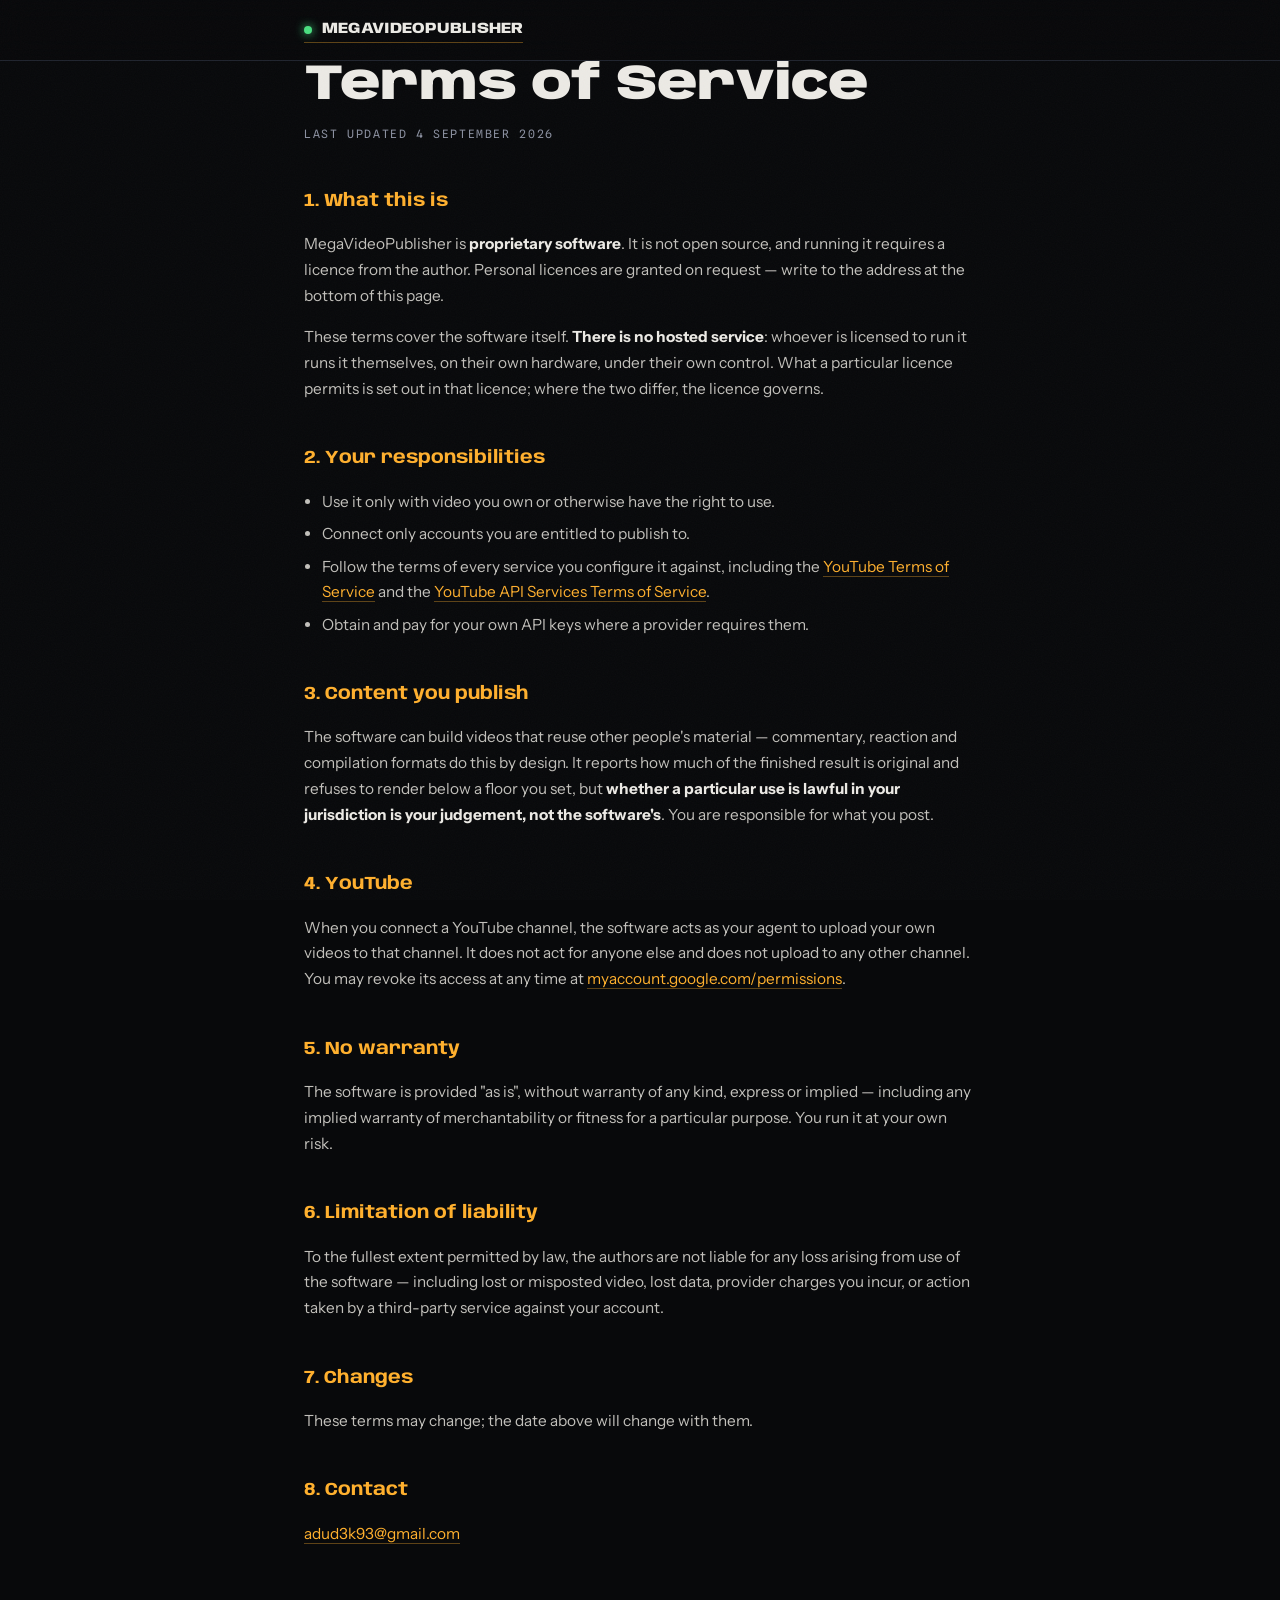
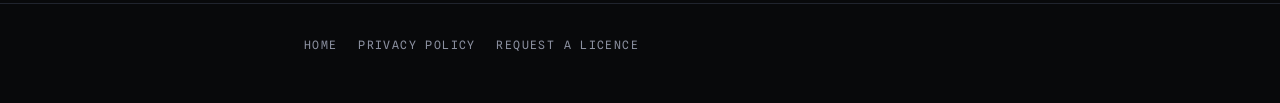
<file: terms.html>
<!doctype html>
<html lang="en">
<head>
<meta charset="utf-8">
<meta name="viewport" content="width=device-width,initial-scale=1">
<title>MegaVideoPublisher — Terms of Service</title>
<meta name="description" content="Terms for MegaVideoPublisher, self-hosted video publishing software licensed to individuals on request.">
<link rel="icon" href="data:image/svg+xml,<svg xmlns='http://www.w3.org/2000/svg' viewBox='0 0 32 32'><rect width='32' height='32' rx='6' fill='%230a0b0d'/><circle cx='16' cy='16' r='6' fill='%23ffb02e'/></svg>">
<link rel="preconnect" href="https://fonts.googleapis.com">
<link rel="preconnect" href="https://fonts.gstatic.com" crossorigin>
<link href="https://fonts.googleapis.com/css2?family=Anybody:wdth,wght@75..125,400..900&family=Instrument+Sans:wght@400;500;600&family=Spline+Sans+Mono:wght@400;500&display=swap" rel="stylesheet">
<style>
  :root{--ink:#08090b;--panel:#0f1116;--line:#20242e;--amber:#ffb02e;--phos:#4ade80;
    --text:#eceae5;--dim:#8b90a0;
    --display:"Anybody","Arial Narrow",sans-serif;
    --body:"Instrument Sans",-apple-system,sans-serif;
    --mono:"Spline Sans Mono",ui-monospace,monospace}
  *{box-sizing:border-box}
  body{margin:0;background:var(--ink);color:var(--text);font-family:var(--body);
    line-height:1.68;-webkit-font-smoothing:antialiased}
  body::after{content:"";position:fixed;inset:0;z-index:99;pointer-events:none;opacity:.03;
    background-image:url("data:image/svg+xml,%3Csvg xmlns='http://www.w3.org/2000/svg' width='140' height='140'%3E%3Cfilter id='n'%3E%3CfeTurbulence type='fractalNoise' baseFrequency='.85' numOctaves='3'/%3E%3C/filter%3E%3Crect width='140' height='140' filter='url(%23n)'/%3E%3C/svg%3E")}
  header{border-bottom:1px solid var(--line);position:sticky;top:0;z-index:50;
    background:color-mix(in srgb,var(--ink) 88%,transparent);backdrop-filter:blur(14px)}
  .wrap{max-width:46rem;margin:0 auto;padding:0 clamp(1.25rem,4vw,2rem)}
  .nav{display:flex;align-items:center;height:60px}
  .brand{display:flex;align-items:center;gap:.6rem;font-family:var(--display);
    font-variation-settings:"wdth" 112,"wght" 800;font-size:.95rem;text-decoration:none;color:var(--text)}
  .led{width:8px;height:8px;border-radius:50%;background:var(--phos);box-shadow:0 0 10px var(--phos);flex:none}
  main{padding:3.5rem 0 4rem;position:relative;z-index:1}
  h1{font-family:var(--display);font-variation-settings:"wdth" 116,"wght" 850;
    font-size:clamp(2rem,6vw,3.1rem);line-height:1;margin:0;letter-spacing:-.02em}
  .sub{font-family:var(--mono);font-size:.72rem;letter-spacing:.14em;text-transform:uppercase;
    color:var(--dim);margin:.9rem 0 2.6rem}
  h2{font-family:var(--display);font-variation-settings:"wdth" 106,"wght" 700;
    font-size:1.12rem;margin:2.6rem 0 .7rem;color:var(--amber)}
  p,li{color:#c2c0bb;font-size:.96rem}
  ul{padding-left:1.15rem}
  li{margin:.4rem 0}
  strong{color:var(--text)}
  a{color:var(--amber);text-decoration:none;border-bottom:1px solid color-mix(in srgb,var(--amber) 35%,transparent)}
  a:hover{border-bottom-color:var(--amber)}
  footer{border-top:1px solid var(--line);margin-top:3.5rem;padding:2rem 0 3rem;
    font-family:var(--mono);font-size:.72rem;letter-spacing:.12em;text-transform:uppercase;color:var(--dim)}
  footer a{color:var(--dim);border:0;margin-right:1.3rem}
  footer a:hover{color:var(--amber)}
</style>
</head>
<body>
<header><div class="wrap nav"><a class="brand" href="./index.html"><span class="led"></span>MEGAVIDEOPUBLISHER</a></div></header>
<main class="wrap">

<h1>Terms of Service</h1>
<p class="sub">Last updated 4 September 2026</p>

<h2>1. What this is</h2>
<p>
  MegaVideoPublisher is <strong>proprietary software</strong>. It is not open
  source, and running it requires a licence from the author. Personal licences
  are granted on request — write to the address at the bottom of this page.
</p>
<p>
  These terms cover the software itself. <strong>There is no hosted
  service</strong>: whoever is licensed to run it runs it themselves, on their
  own hardware, under their own control. What a particular licence permits is
  set out in that licence; where the two differ, the licence governs.
</p>

<h2>2. Your responsibilities</h2>
<ul>
  <li>Use it only with video you own or otherwise have the right to use.</li>
  <li>Connect only accounts you are entitled to publish to.</li>
  <li>Follow the terms of every service you configure it against, including the
      <a href="https://www.youtube.com/t/terms">YouTube Terms of Service</a> and
      the <a href="https://developers.google.com/youtube/terms/api-services-terms-of-service">YouTube
      API Services Terms of Service</a>.</li>
  <li>Obtain and pay for your own API keys where a provider requires them.</li>
</ul>

<h2>3. Content you publish</h2>
<p>
  The software can build videos that reuse other people's material — commentary,
  reaction and compilation formats do this by design. It reports how much of the
  finished result is original and refuses to render below a floor you set, but
  <strong>whether a particular use is lawful in your jurisdiction is your
  judgement, not the software's</strong>. You are responsible for what you post.
</p>

<h2>4. YouTube</h2>
<p>
  When you connect a YouTube channel, the software acts as your agent to upload
  your own videos to that channel. It does not act for anyone else and does not
  upload to any other channel. You may revoke its access at any time at
  <a href="https://myaccount.google.com/permissions">myaccount.google.com/permissions</a>.
</p>

<h2>5. No warranty</h2>
<p>
  The software is provided "as is", without warranty of any kind, express or
  implied — including any implied warranty of merchantability or fitness for a
  particular purpose. You run it at your own risk.
</p>

<h2>6. Limitation of liability</h2>
<p>
  To the fullest extent permitted by law, the authors are not liable for any loss
  arising from use of the software — including lost or misposted video, lost
  data, provider charges you incur, or action taken by a third-party service
  against your account.
</p>

<h2>7. Changes</h2>
<p>These terms may change; the date above will change with them.</p>

<h2>8. Contact</h2>
<p><a href="mailto:adud3k93@gmail.com">adud3k93@gmail.com</a></p>

</main>
<footer><div class="wrap">
  <a href="./index.html">Home</a><a href="./privacy.html">Privacy policy</a><a href="mailto:adud3k93@gmail.com?subject=MegaVideoPublisher%20licence">Request a licence</a>
</div></footer>
</body>
</html>
</file>
<file: assets/site.css>
/* Sati Heart Space – katalog i strony sprzedażowe.
   Paleta: mgła, atrament, szałwia, laguna, bursztyn (kula oddechu). */
:root {
  --mist: #E9EEEC;
  --mist-deep: #DCE4E1;
  --paper: #F7F9F8;
  --ink: #16211F;
  --ink-soft: #3B4B47;
  --sage: #4A5F57;
  --lagoon: #22636B;
  --lagoon-deep: #184A50;
  --amber: #E8B04B;
  --line: rgba(22, 33, 31, .13);
  --radius: 14px;
  --display: "Newsreader", Georgia, "Times New Roman", serif;
  --body: "Figtree", system-ui, -apple-system, "Segoe UI", sans-serif;
  --mono: "IBM Plex Mono", ui-monospace, "SFMono-Regular", Menlo, monospace;
  --wrap: 1120px;
}

*, *::before, *::after { box-sizing: border-box; }
html { scroll-behavior: smooth; }
body {
  margin: 0;
  background: var(--mist);
  color: var(--ink);
  font: 400 17px/1.6 var(--body);
  -webkit-font-smoothing: antialiased;
  text-rendering: optimizeLegibility;
}
img { max-width: 100%; display: block; }
a { color: var(--lagoon); text-underline-offset: .18em; text-decoration-thickness: 1px; }
a:hover { color: var(--lagoon-deep); }
:focus-visible { outline: 2px solid var(--lagoon); outline-offset: 3px; border-radius: 4px; }
main { display: block; }

.eyebrow {
  font: 500 .74rem/1.4 var(--mono);
  letter-spacing: .12em;
  text-transform: uppercase;
  color: var(--sage);
  margin: 0 0 1.1rem;
}

/* ── Nagłówek ─────────────────────────────────────────────── */
.masthead {
  max-width: var(--wrap);
  margin: 0 auto;
  padding: 1.4rem 1.5rem;
  display: flex;
  align-items: center;
  justify-content: space-between;
  gap: 1rem;
}
.brand {
  display: inline-flex; align-items: center; gap: .6rem;
  color: var(--ink); text-decoration: none;
  font: 500 1.02rem/1 var(--display);
  letter-spacing: .01em;
}
.brand__dot {
  width: 14px; height: 14px; border-radius: 50%;
  background: radial-gradient(circle at 35% 30%, #F8DFA4, var(--amber) 55%, #C98A2B);
  box-shadow: 0 0 12px rgba(232, 176, 75, .55);
}
.brand__by { color: var(--sage); }
.masthead__link { font: 500 .8rem/1 var(--mono); letter-spacing: .06em; text-transform: uppercase; }

/* ── Przyciski i ceny ─────────────────────────────────────── */
.btn {
  display: inline-flex; align-items: center; justify-content: center;
  min-height: 48px; padding: .8rem 1.5rem;
  border-radius: 999px;
  background: var(--lagoon); color: #fff;
  font: 600 1rem/1 var(--body);
  text-decoration: none;
  transition: background-color .2s, transform .2s;
}
.btn:hover { background: var(--lagoon-deep); color: #fff; transform: translateY(-1px); }
.btn--small { min-height: 40px; padding: .6rem 1.1rem; font-size: .92rem; }
.btn--big { min-height: 54px; padding: 1rem 2rem; font-size: 1.05rem; }
.btn--quiet { background: transparent; color: var(--lagoon); box-shadow: inset 0 0 0 1.5px var(--lagoon); }
.btn--quiet:hover { background: var(--lagoon); color: #fff; }

.price { display: inline-flex; align-items: baseline; gap: .45rem; }
.price__value { font: 500 1.2rem/1 var(--mono); letter-spacing: -.01em; }
.price__note { font: 400 .78rem/1 var(--mono); color: var(--sage); }
.price--big .price__value { font-size: 2rem; }
.price--big .price__note { font-size: .85rem; }

/* ── Hero strony głównej ─────────────────────────────────── */
.hero {
  max-width: var(--wrap);
  margin: 0 auto;
  padding: 3rem 1.5rem 5rem;
  display: grid;
  grid-template-columns: minmax(0, 1.1fr) minmax(0, .9fr);
  align-items: center;
  gap: 3rem;
}
.hero__title {
  font: 400 clamp(2.5rem, 5.6vw, 4.6rem)/1.02 var(--display);
  font-variation-settings: "opsz" 72;
  letter-spacing: -.025em;
  margin: 0 0 1.4rem;
}
.hero__title em { font-style: italic; font-weight: 300; color: var(--lagoon); }
.hero__lead { font-size: 1.15rem; color: var(--ink-soft); max-width: 32rem; margin: 0 0 2rem; }

/* Sygnatura: kula oddechu. 10 s = wdech 4 s + wydech 6 s, jak w kursach. */
.breath { margin: 0; display: grid; justify-items: center; gap: 1.4rem; }
.breath__stage {
  position: relative;
  width: min(360px, 78vw);
  aspect-ratio: 1;
  display: grid; place-items: center;
}
.breath__ring {
  position: absolute; inset: 0;
  border-radius: 50%;
  border: 1px dashed rgba(34, 99, 107, .35);
}
.breath__orb {
  width: 100%; aspect-ratio: 1; border-radius: 50%;
  background: radial-gradient(circle at 34% 30%, #FBE7B8 0%, #F0C46A 30%, var(--amber) 55%, #C98A2B 100%);
  box-shadow: 0 0 60px 10px rgba(232, 176, 75, .38), inset -18px -24px 50px rgba(150, 90, 20, .25);
  transform: scale(.58);
  animation: breathe 10s infinite;
  will-change: transform;
}
@keyframes breathe {
  0%   { transform: scale(.58); animation-timing-function: cubic-bezier(.45, 0, .55, 1); }
  40%  { transform: scale(.96); animation-timing-function: cubic-bezier(.45, 0, .55, 1); }
  100% { transform: scale(.58); }
}
.breath__readout {
  position: absolute; margin: 0;
  display: grid; justify-items: center; gap: .15rem;
  color: #3D2A08;
  pointer-events: none;
}
.breath__phase { font: 500 .78rem/1 var(--mono); letter-spacing: .14em; text-transform: uppercase; }
.breath__count { font: 400 2.6rem/1 var(--display); min-height: 1em; }
.breath__caption {
  font: 400 .82rem/1.5 var(--mono);
  color: var(--sage);
  text-align: center;
  max-width: 22rem;
}

/* ── Katalog ──────────────────────────────────────────────── */
.catalog { max-width: var(--wrap); margin: 0 auto; padding: 0 1.5rem; }
.group { padding: 3rem 0 2rem; border-top: 1px solid var(--line); scroll-margin-top: 1rem; }
.group__head {
  display: grid;
  grid-template-columns: minmax(0, 1fr) minmax(0, 1fr);
  gap: 1rem 3rem;
  align-items: end;
  margin-bottom: 2rem;
}
.group__title {
  font: italic 400 clamp(1.8rem, 3.4vw, 2.5rem)/1.1 var(--display);
  letter-spacing: -.015em;
  margin: 0;
}
.group__blurb { margin: 0; color: var(--ink-soft); max-width: 30rem; }

.grid { display: grid; grid-template-columns: repeat(4, minmax(0, 1fr)); gap: 1.4rem; }

.card {
  display: flex; flex-direction: column;
  background: var(--paper);
  border-radius: var(--radius);
  overflow: hidden;
  box-shadow: 0 1px 0 var(--line), 0 18px 40px -28px rgba(22, 33, 31, .45);
  transition: transform .25s, box-shadow .25s;
}
.card:hover { transform: translateY(-3px); box-shadow: 0 1px 0 var(--line), 0 26px 50px -28px rgba(22, 33, 31, .55); }
.card__media { position: relative; display: block; aspect-ratio: 1; overflow: hidden; background: var(--ink); }
.card__media img { position: absolute; inset: 0; width: 100%; height: 100%; object-fit: cover; }
/* Grupa z jednym produktem: karta pozioma na szerokość dwóch kolumn. */
.card--wide { grid-column: span 2; flex-direction: row; }
.card--wide .card__media { width: 44%; flex: none; aspect-ratio: auto; }
.card--wide .card__body { padding: 1.6rem 1.6rem 1.6rem; }
.card--wide .card__title { font-size: 1.7rem; }
.card--waitlist .card__media img { filter: saturate(.55); }
.card__badge, .tag {
  font: 500 .68rem/1 var(--mono); letter-spacing: .08em; text-transform: uppercase;
  background: var(--amber); color: var(--ink);
  padding: .4rem .6rem; border-radius: 999px;
}
.card__badge { position: absolute; top: .8rem; left: .8rem; }
.card__badge--muted { background: var(--paper); color: var(--ink-soft); }
.card__body { display: flex; flex-direction: column; gap: .5rem; padding: 1.2rem 1.25rem 1.3rem; flex: 1; }
.card__kind { margin: 0; font: 400 .72rem/1.45 var(--mono); letter-spacing: .04em; color: var(--sage); }
.card__title { margin: 0; font: 500 1.4rem/1.15 var(--display); letter-spacing: -.01em; }
.card__title a { color: var(--ink); text-decoration: none; }
@media (hover: hover) {
  .card__title a::after { content: "\00a0→"; color: var(--lagoon); font-family: var(--body); font-size: .85em; opacity: 0; transition: opacity .2s; }
  .card__title a:hover::after, .card__title a:focus-visible::after { opacity: 1; }
}
.card__text { margin: 0; color: var(--ink-soft); font-size: .95rem; line-height: 1.5; }
.card__foot {
  margin-top: auto; padding-top: 1rem;
  display: flex; align-items: center; justify-content: space-between; gap: .8rem; flex-wrap: wrap;
}

.about {
  max-width: var(--wrap); margin: 0 auto; padding: 3rem 1.5rem 4rem;
  border-top: 1px solid var(--line);
  display: grid; grid-template-columns: minmax(0, 1fr) minmax(0, 1fr); gap: 1rem 3rem;
}
.about__title { font: italic 400 1.8rem/1.1 var(--display); margin: 0; }
.about p { margin: 0; color: var(--ink-soft); }

/* ── Strona produktu ──────────────────────────────────────── */
.phero {
  max-width: var(--wrap); margin: 0 auto; padding: 2rem 1.5rem 4rem;
  display: grid; grid-template-columns: minmax(0, 1.15fr) minmax(0, .85fr);
  gap: 3.5rem; align-items: start;
}
.phero__title {
  font: 400 clamp(2.3rem, 5vw, 4rem)/1.04 var(--display);
  font-variation-settings: "opsz" 72;
  letter-spacing: -.025em;
  margin: 0 0 1.2rem;
}
.phero__lead { font-size: 1.15rem; color: var(--ink-soft); margin: 0 0 1.6rem; max-width: 36rem; }
.eyebrow .tag { margin-left: .5rem; vertical-align: 1px; }
.facts {
  list-style: none; margin: 0 0 2rem; padding: 0;
  display: flex; flex-wrap: wrap; gap: .5rem;
}
.facts li {
  font: 400 .78rem/1 var(--mono);
  padding: .55rem .75rem;
  border: 1px solid var(--line); border-radius: 999px;
  color: var(--ink-soft);
}
.buy { display: flex; flex-wrap: wrap; align-items: center; gap: 1rem 1.4rem; }
.buy__after { flex-basis: 100%; margin: 0; font: 400 .78rem/1.5 var(--mono); color: var(--sage); }
.phero__media img {
  width: 100%; max-height: 640px; object-fit: cover;
  border-radius: var(--radius);
  box-shadow: 0 30px 60px -30px rgba(22, 33, 31, .6);
}

.prose { max-width: 720px; margin: 0 auto; padding: 0 1.5rem; }
.sec { padding: 2.4rem 0; border-top: 1px solid var(--line); }
.sec__title {
  font: 400 clamp(1.6rem, 3vw, 2.1rem)/1.15 var(--display);
  letter-spacing: -.015em;
  margin: 0 0 1.1rem;
}
.sec p { margin: 0 0 1rem; color: var(--ink-soft); }
.sec p:last-child { margin-bottom: 0; }
.sec__outro { font-size: .95rem; }

.dots { list-style: none; margin: 0; padding: 0; display: grid; gap: .75rem; }
.dots li { position: relative; padding-left: 1.7rem; color: var(--ink-soft); }
.dots li::before {
  content: ""; position: absolute; left: .15rem; top: .55em;
  width: 10px; height: 10px; border-radius: 50%;
  background: radial-gradient(circle at 35% 30%, #F8DFA4, var(--amber) 60%, #C98A2B);
}

.steps { list-style: none; margin: 0; padding: 0; display: grid; gap: 0; }
.step {
  display: grid; grid-template-columns: 6.2rem minmax(0, 1fr); gap: 1rem;
  padding: .9rem 0; border-bottom: 1px dashed var(--line);
}
.step:last-child { border-bottom: 0; }
.step__num { font: 500 .78rem/1.9 var(--mono); letter-spacing: .06em; text-transform: uppercase; color: var(--lagoon); }
.step__text strong { display: block; font-weight: 600; color: var(--ink); }
.step__detail { display: block; color: var(--ink-soft); }

.pairs { margin: 0; display: grid; grid-template-columns: repeat(2, minmax(0, 1fr)); gap: .6rem 1.4rem; }
.pairs div { padding: .8rem 0; border-bottom: 1px dashed var(--line); }
.pairs dt { font-weight: 600; }
.pairs dd { margin: .15rem 0 0; font: 400 .8rem/1.4 var(--mono); color: var(--lagoon); }

.techs { list-style: none; margin: 0; padding: 0; display: grid; gap: .9rem; }
.tech { background: var(--paper); border-radius: var(--radius); padding: 1rem 1.2rem; }
.tech p { margin: 0; }
.tech__name { font: 500 1.2rem/1.3 var(--display); color: var(--ink) !important; }
.tech__rhythm { font: 400 .78rem/1.6 var(--mono); color: var(--lagoon) !important; margin-top: .15rem !important; }
.tech__when { font-size: .95rem; margin-top: .4rem !important; }

.topics { display: grid; grid-template-columns: repeat(2, minmax(0, 1fr)); gap: 1rem; }
.topic { background: var(--paper); border-radius: var(--radius); padding: 1.1rem 1.2rem; }
.topic h3 { font: 500 1.15rem/1.3 var(--display); margin: 0 0 .4rem; }
.topic p { font-size: .95rem; }

.figure { margin: 0; }
.figure img { width: 100%; border-radius: var(--radius); background: var(--ink); }
.figure figcaption { margin-top: .8rem; font: 400 .8rem/1.5 var(--mono); color: var(--sage); }

.faq details { border-bottom: 1px solid var(--line); }
.faq details:first-child { border-top: 1px solid var(--line); }
.faq summary {
  cursor: pointer; list-style: none;
  padding: 1rem 2rem 1rem 0; position: relative;
  font-weight: 600;
}
.faq summary::-webkit-details-marker { display: none; }
.faq summary::after {
  content: "+"; position: absolute; right: .2rem; top: .8rem;
  font: 400 1.3rem/1 var(--mono); color: var(--lagoon);
}
.faq details[open] summary::after { content: "−"; }
.faq details p { padding-bottom: 1rem; }

.note {
  margin: 1rem 0 0; padding: 1.4rem 1.5rem;
  background: var(--mist-deep); border-radius: var(--radius); border-top: 0;
}
.note .sec__title { font-size: 1.15rem; font-family: var(--mono); font-weight: 500; letter-spacing: .04em; text-transform: uppercase; }
.note p { font-size: .95rem; }

.closer {
  max-width: 720px; margin: 3rem auto 4rem; padding: 2.4rem 1.5rem;
  text-align: center;
  display: grid; justify-items: center; gap: 1rem;
}
.closer__name { font: italic 400 1.6rem/1.2 var(--display); margin: 0; }
.closer .buy__after { margin-top: -.3rem; }
.closer__back { margin: 1rem 0 0; font: 400 .85rem/1 var(--mono); }

.buybar { display: none; }

/* ── Stopka ───────────────────────────────────────────────── */
.footer {
  max-width: var(--wrap); margin: 0 auto; padding: 2rem 1.5rem 3rem;
  border-top: 1px solid var(--line);
  font-size: .85rem; color: var(--sage);
}
.footer p { margin: 0 0 .8rem; }
.footer__legal { max-width: 46rem; }
.footer__meta { display: flex; flex-wrap: wrap; gap: .3rem .7rem; font-family: var(--mono); font-size: .78rem; }
.footer a { color: var(--ink-soft); }

/* ── Układ na mniejsze ekrany ─────────────────────────────── */
@media (max-width: 1060px) {
  .grid { grid-template-columns: repeat(3, minmax(0, 1fr)); }
}
@media (max-width: 960px) {
  .grid { grid-template-columns: repeat(2, minmax(0, 1fr)); }
  .phero { grid-template-columns: 1fr; gap: 2rem; }
  .phero__media { max-width: 460px; }
  .phero__media img { max-height: 420px; }
}
@media (max-width: 760px) {
  body { font-size: 16px; }
  .masthead { padding: 1rem 1rem; }
  .brand__by { display: none; }
  .hero { grid-template-columns: 1fr; padding: 1.5rem 1rem 3rem; gap: 2rem; }
  .breath__stage { width: min(260px, 70vw); }
  .catalog, .about, .prose, .footer { padding-left: 1rem; padding-right: 1rem; }
  .group__head, .about { grid-template-columns: 1fr; }
  .grid { grid-template-columns: 1fr; gap: 1rem; }
  /* Karta pozioma: obrazek z lewej, żeby lista nie była ekranem okładek. */
  .card, .card--wide { flex-direction: row; align-items: flex-start; grid-column: auto; }
  .card__media, .card--wide .card__media {
    width: 112px; flex: none; aspect-ratio: 4 / 5;
    margin: .9rem 0 .9rem .9rem; border-radius: 10px;
  }
  .card__body, .card--wide .card__body { padding: .9rem 1rem 1rem; align-self: stretch; }
  .card__title, .card--wide .card__title { font-size: 1.2rem; }
  .card__text { font-size: .9rem; }
  .card__badge { top: .4rem; left: .4rem; font-size: .56rem; padding: .28rem .4rem; }
  .phero { padding: .5rem 1rem 2.5rem; }
  .pairs, .topics { grid-template-columns: 1fr; }
  .step { grid-template-columns: 4.8rem minmax(0, 1fr); }
  .page-product { padding-bottom: 76px; }
  .buybar {
    display: flex; align-items: center; justify-content: space-between; gap: 1rem;
    position: fixed; left: 0; right: 0; bottom: 0; z-index: 10;
    padding: .7rem 1rem calc(.7rem + env(safe-area-inset-bottom));
    background: rgba(247, 249, 248, .94);
    -webkit-backdrop-filter: blur(10px); backdrop-filter: blur(10px);
    border-top: 1px solid var(--line);
    transition: transform .25s;
  }
  .buybar.is-hidden { transform: translateY(110%); }
}

@media (prefers-reduced-motion: reduce) {
  html { scroll-behavior: auto; }
  .breath__orb { animation: none; transform: scale(.8); }
  .card, .btn { transition: none; }
}
</file>
